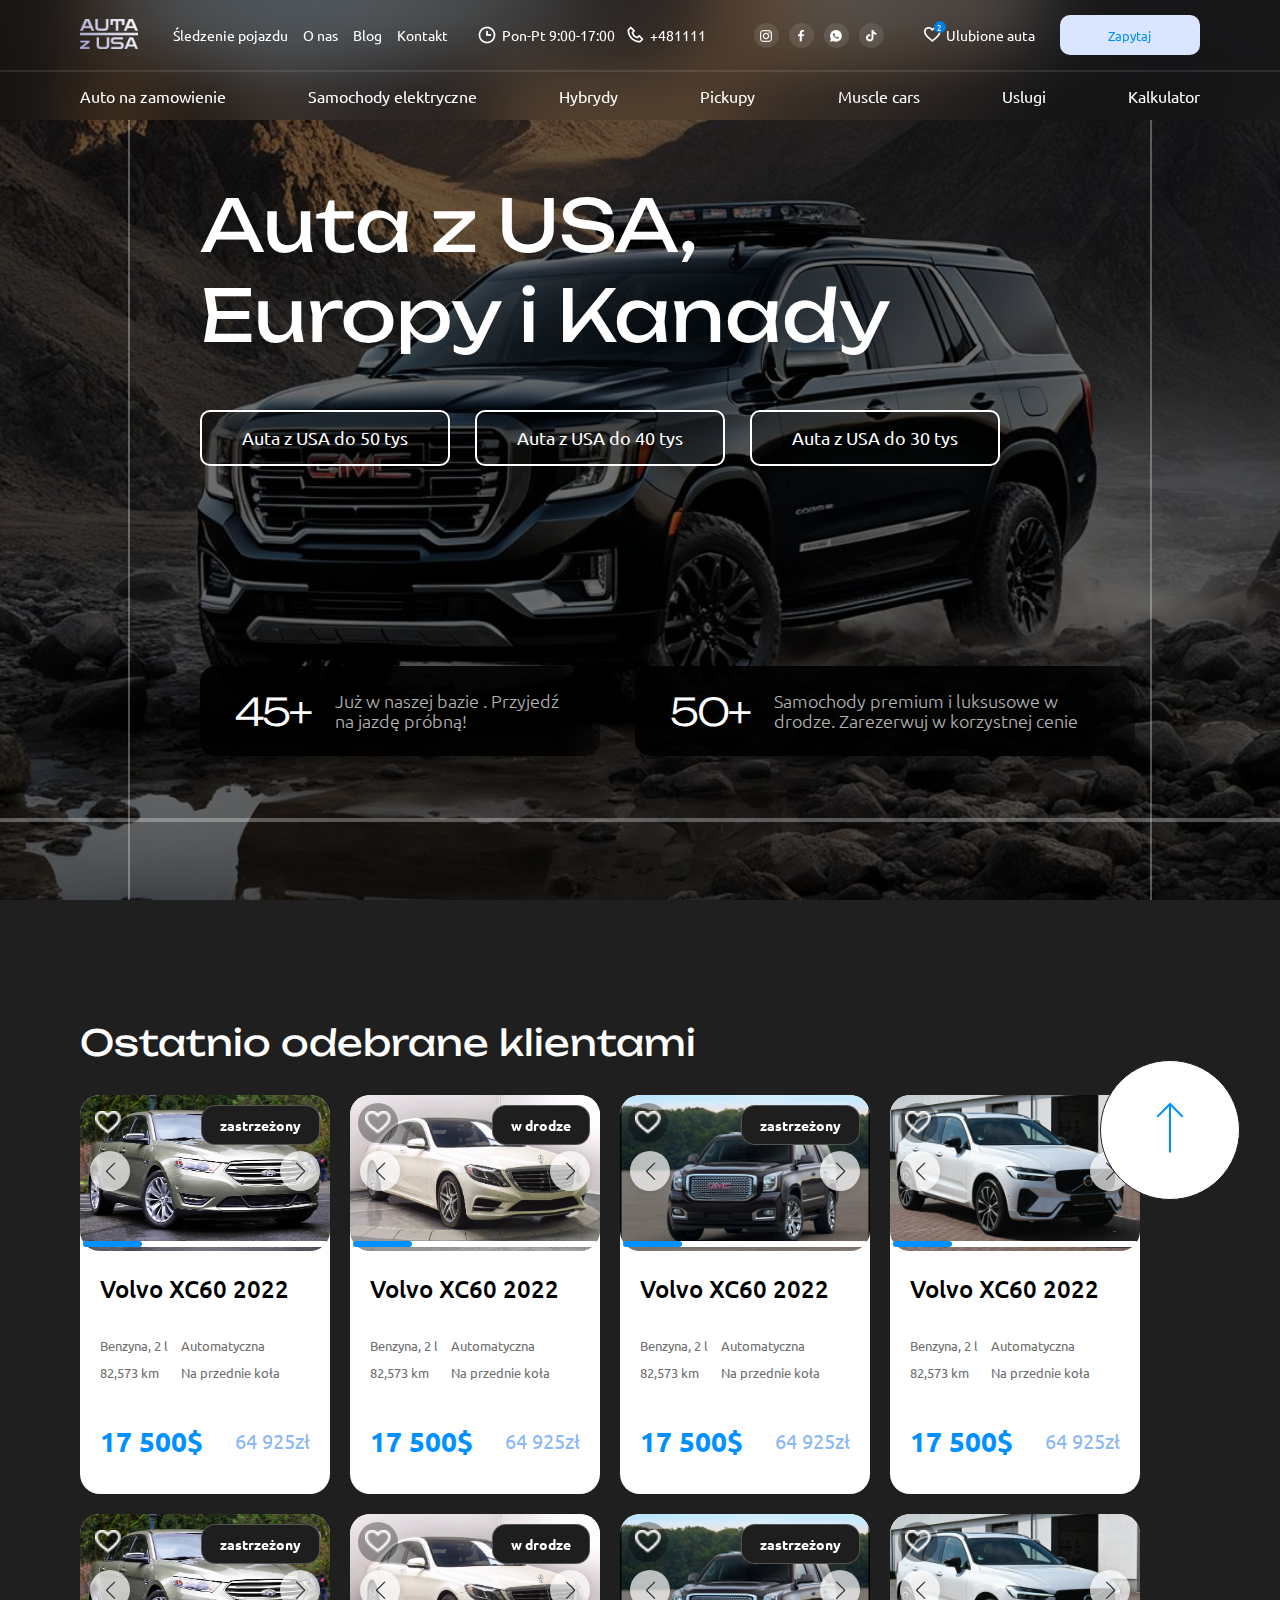
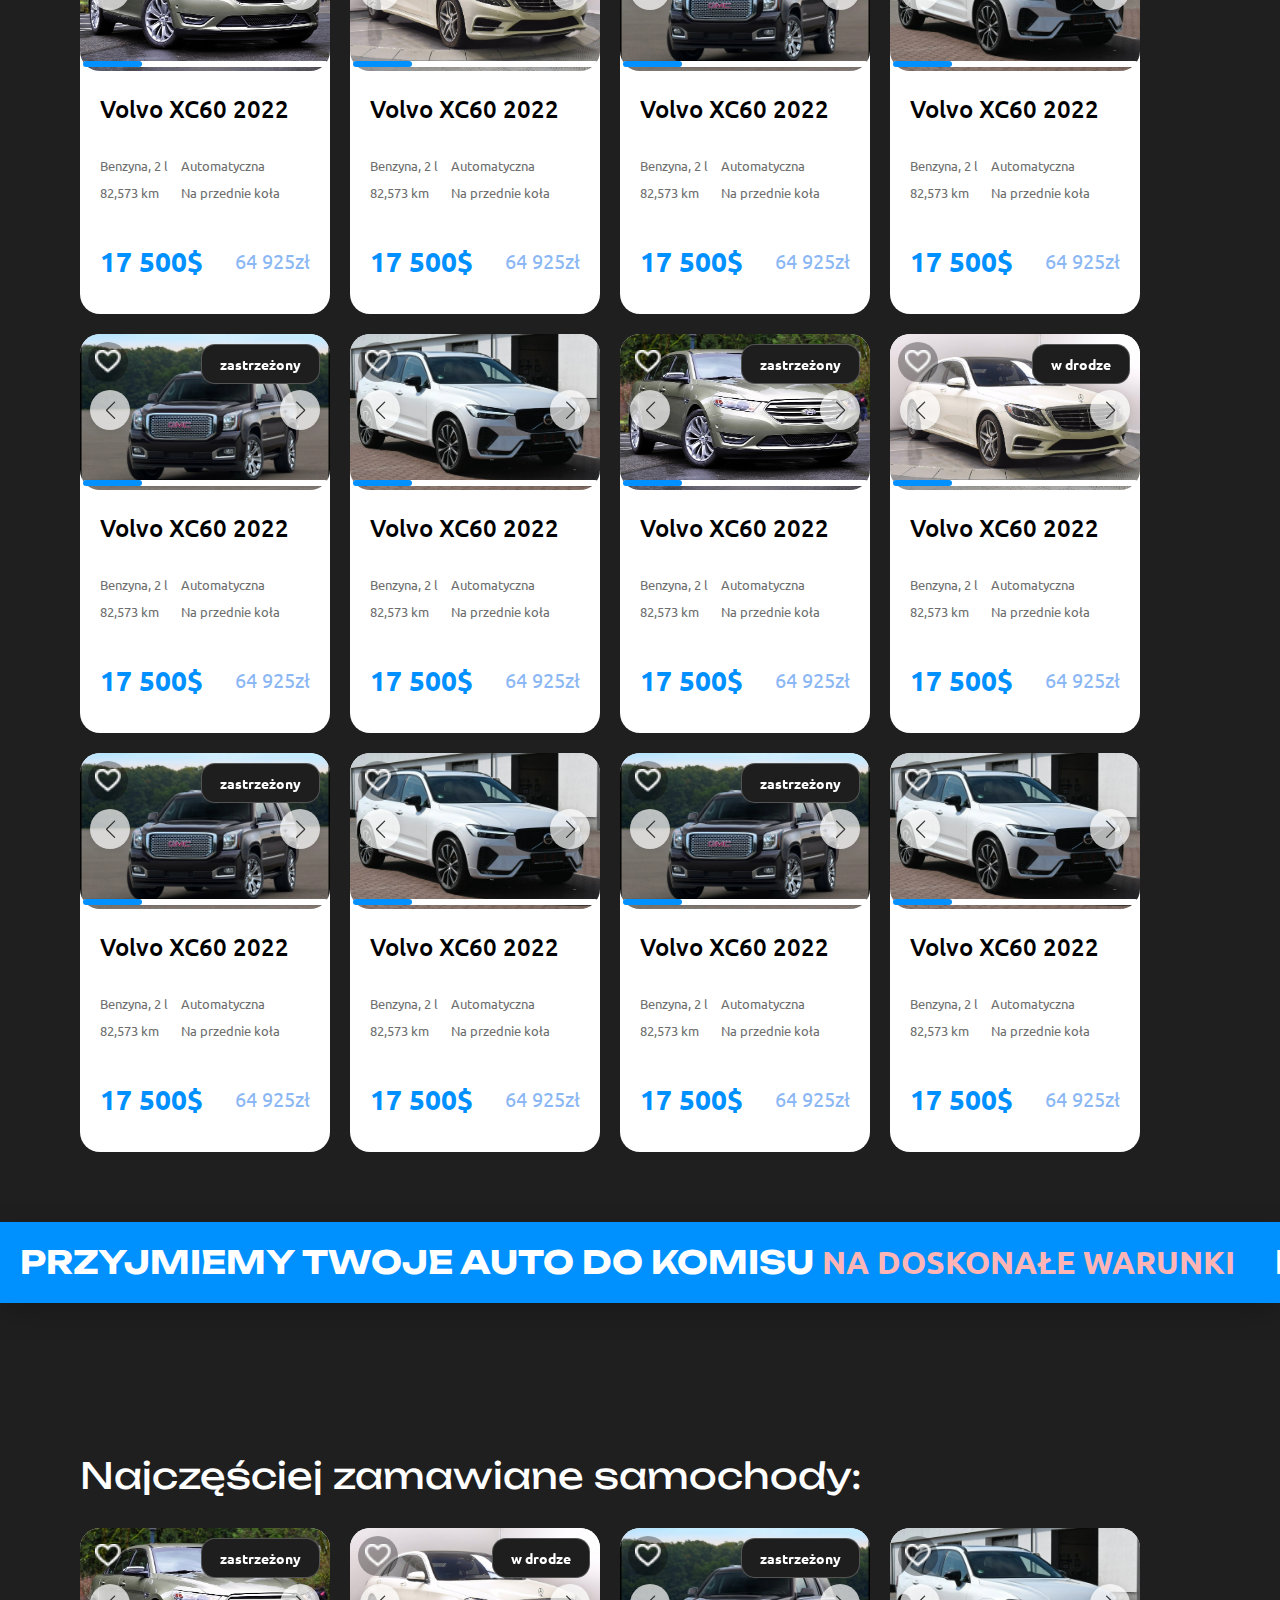
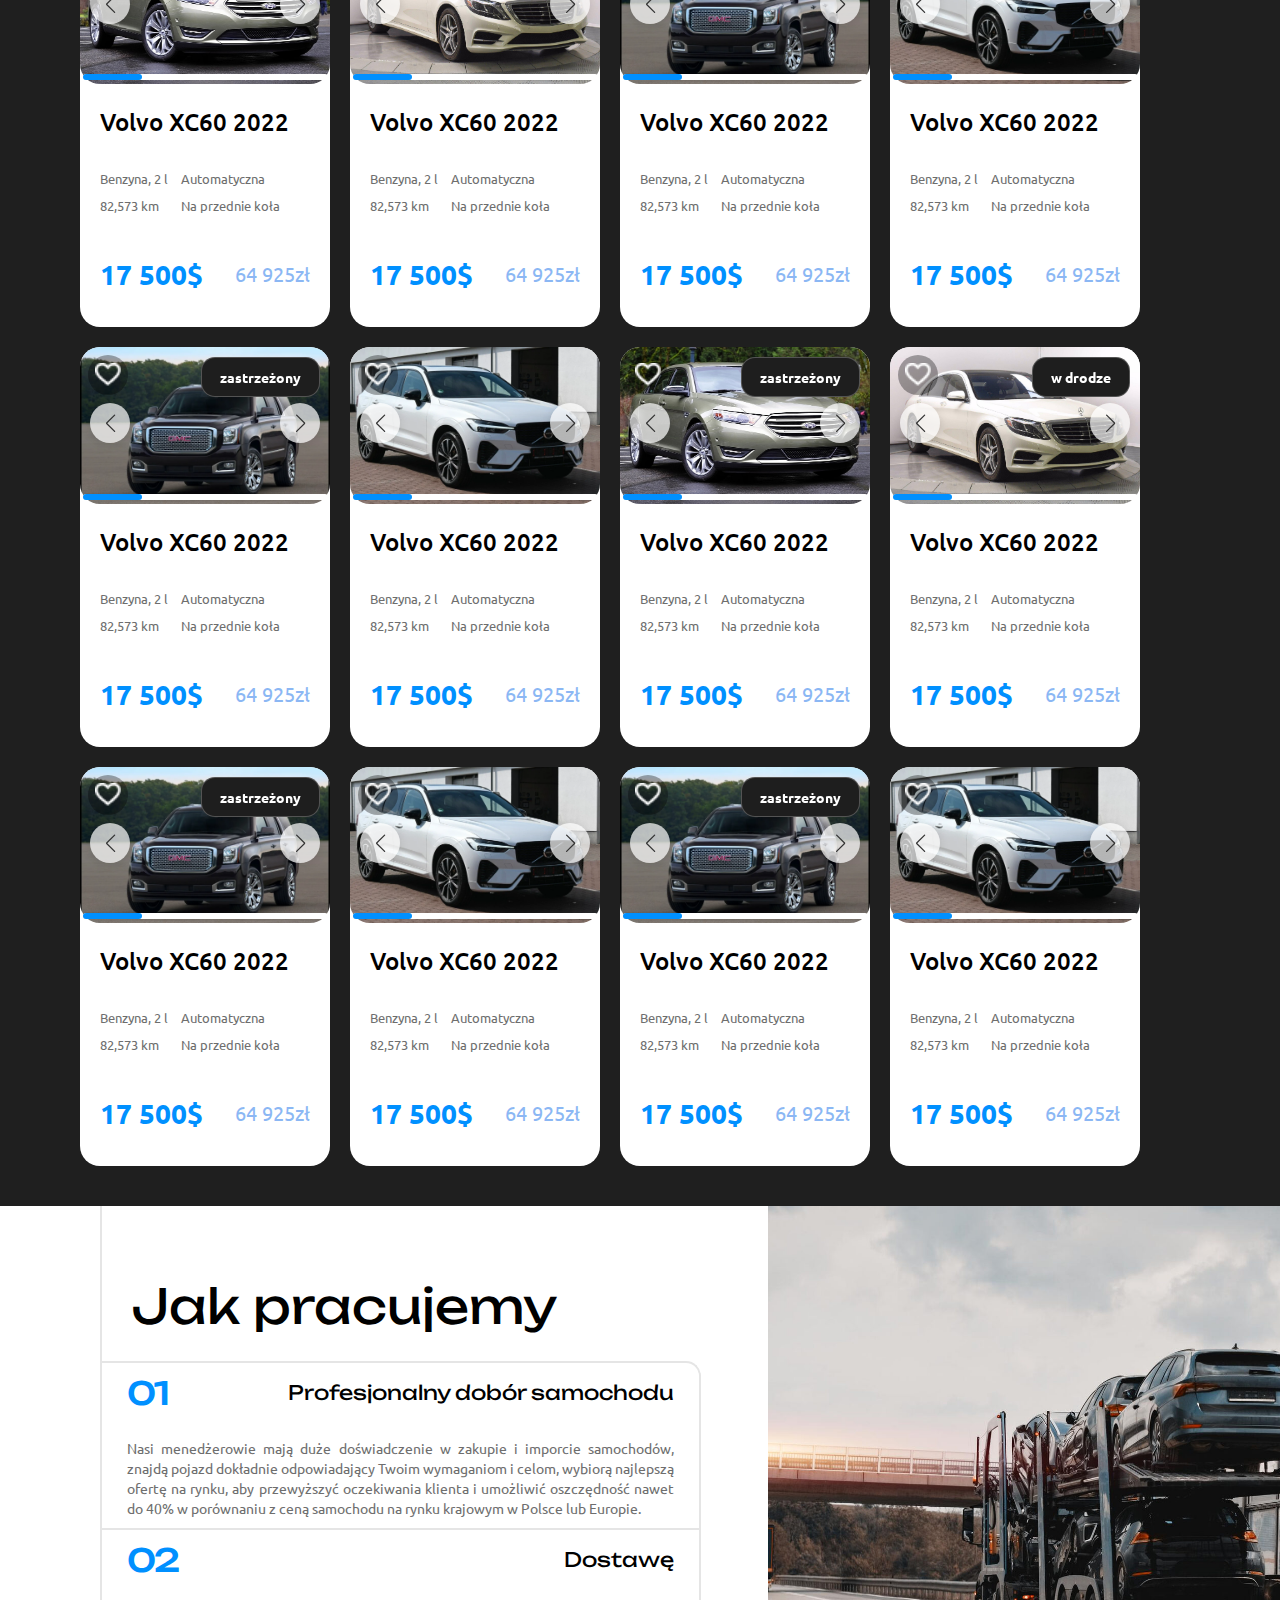
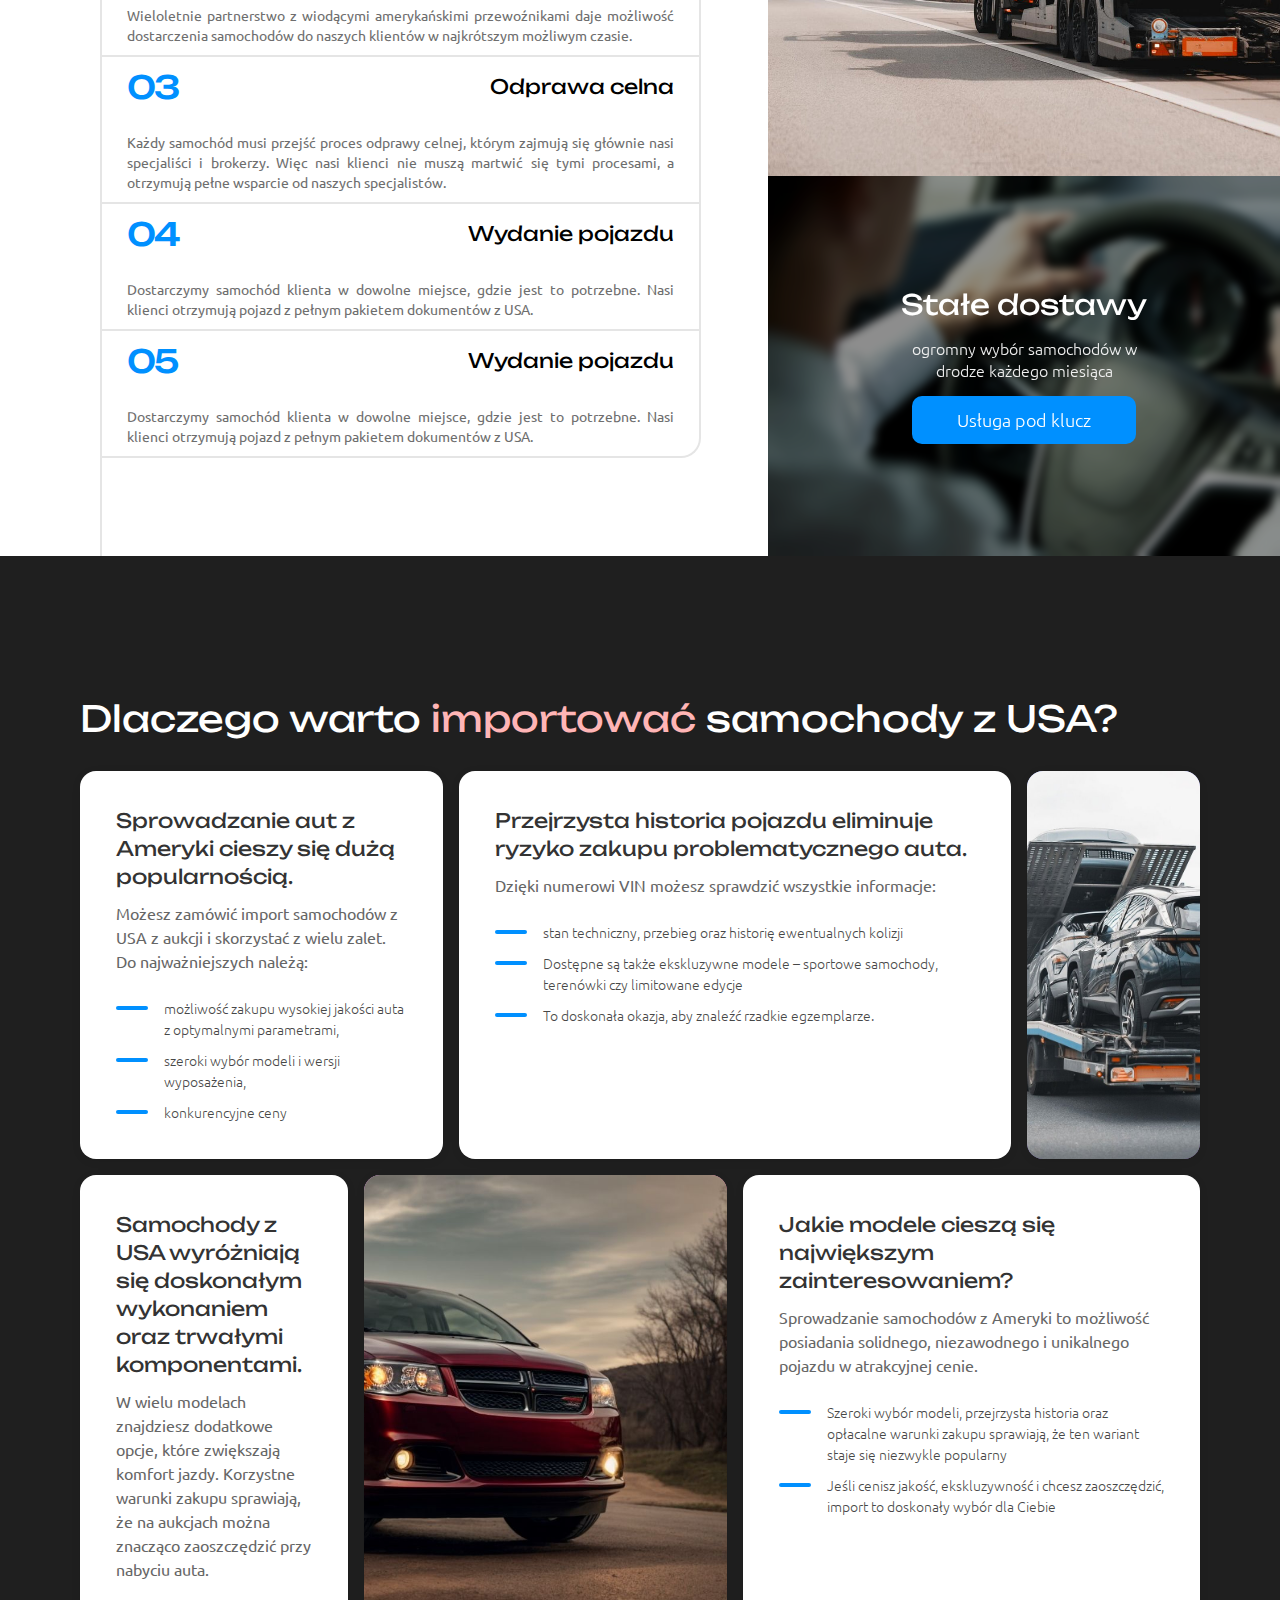
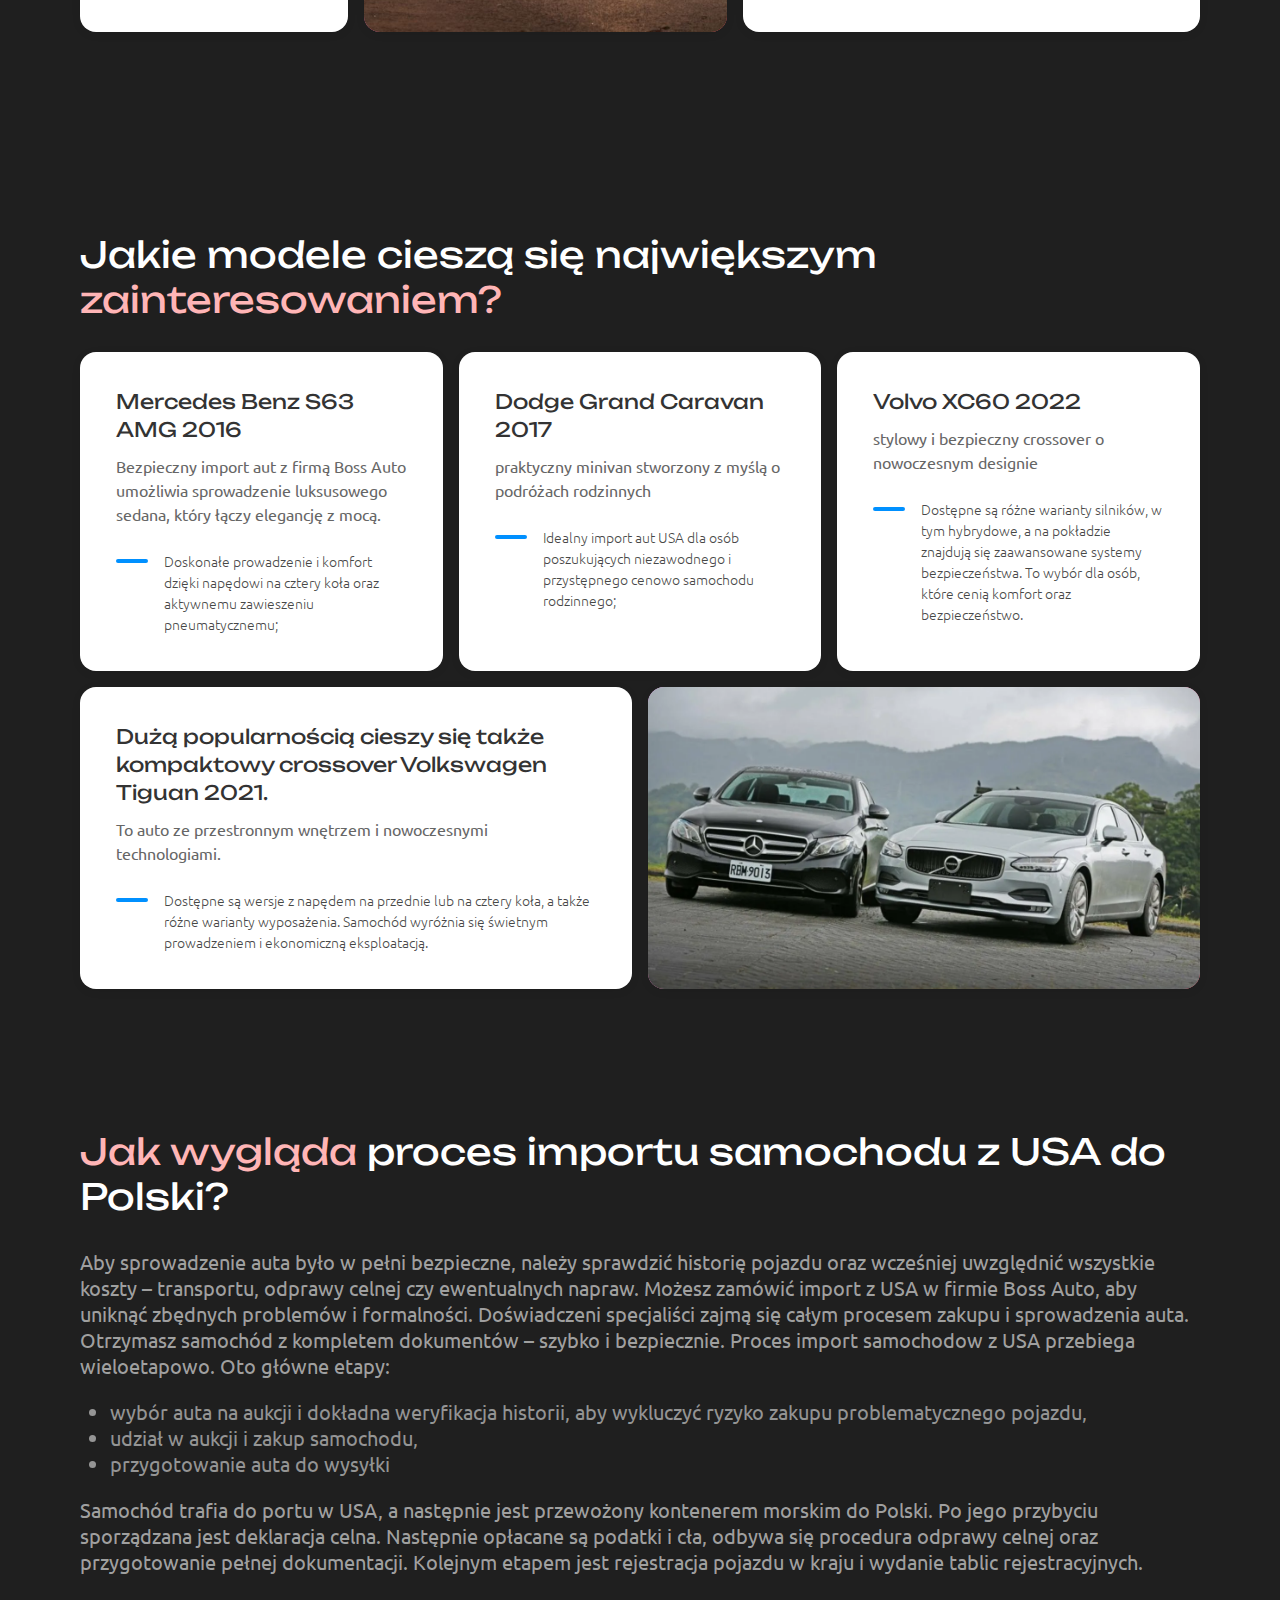
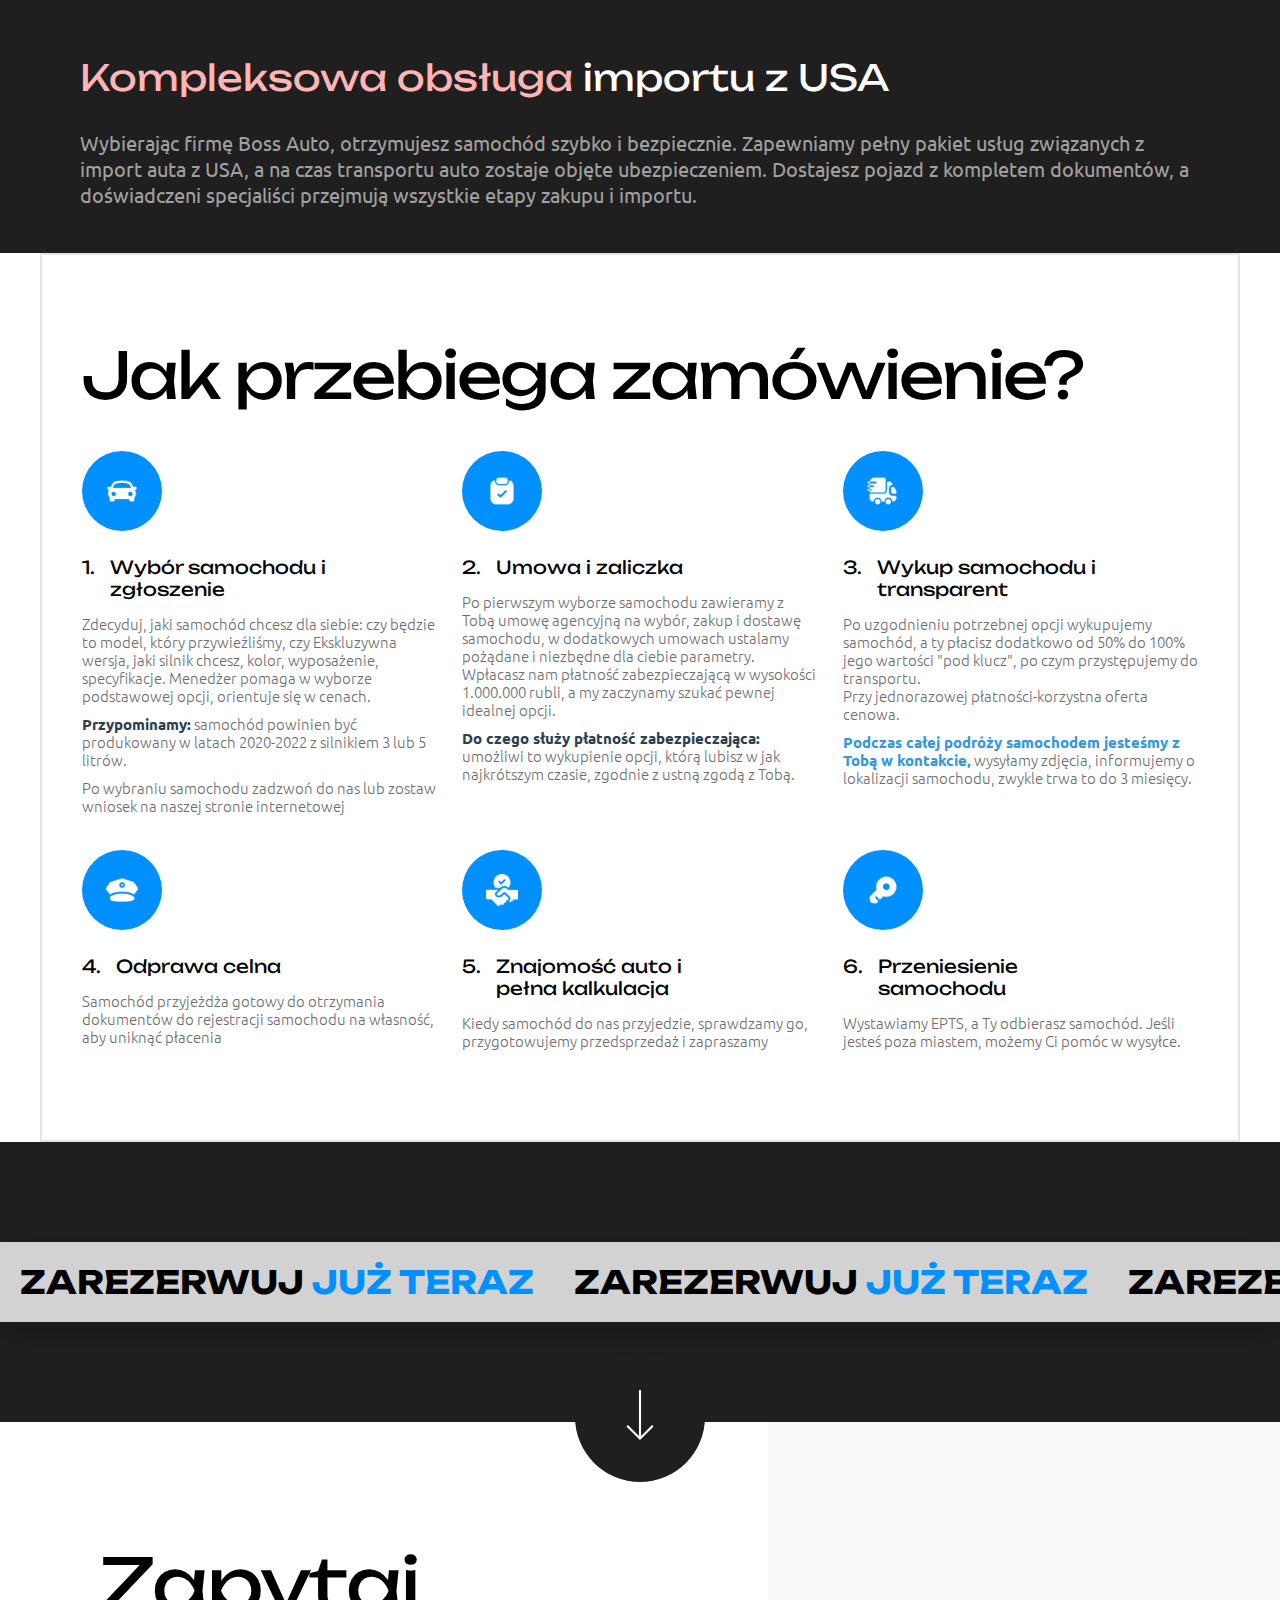
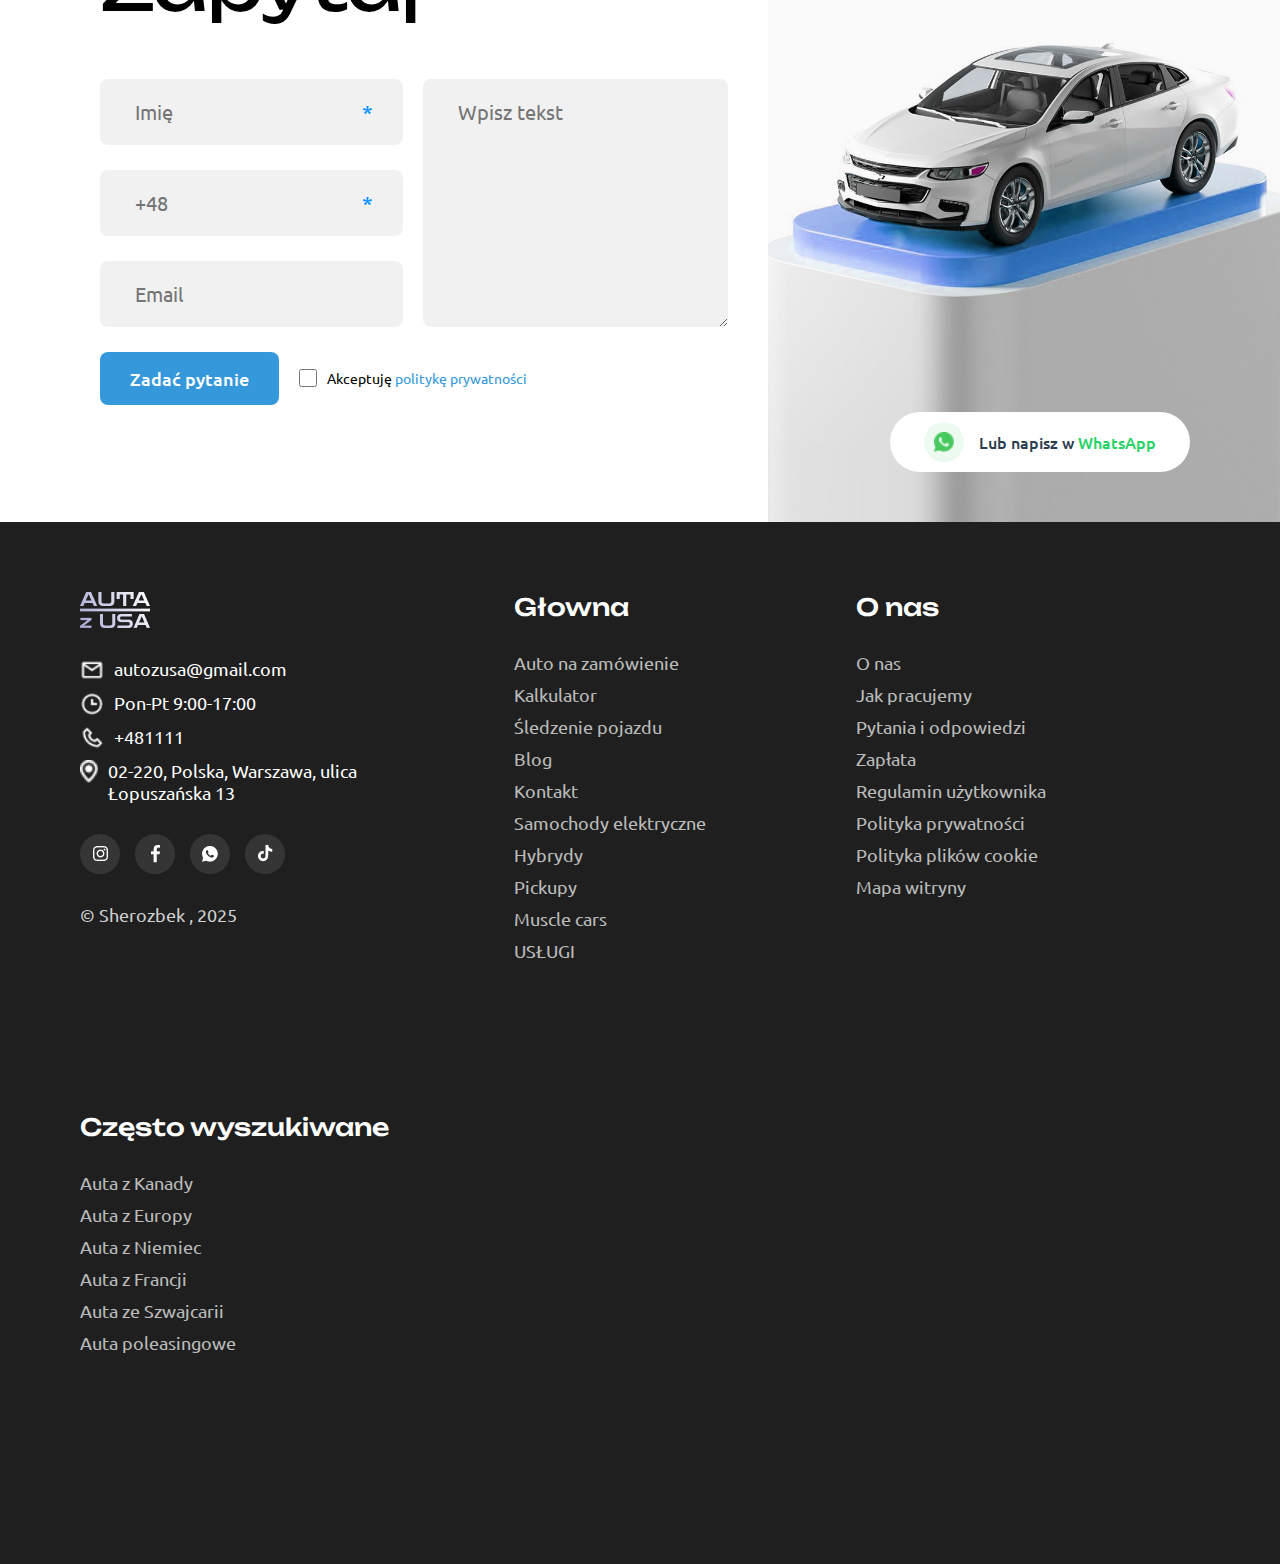
<file: index.html>
<!DOCTYPE html>
<html lang="en">

<head>
  <meta charset="UTF-8">
  <meta name="viewport" content="width=device-width, initial-scale=1.0">
  <title>Auto Z USA</title>
  <link rel="preconnect" href="https://fonts.googleapis.com">
  <link rel="preconnect" href="https://fonts.gstatic.com" crossorigin>
  <link rel="icon" href="/assets/icon/favicon.png">
  <link
    href="https://fonts.googleapis.com/css2?family=Ubuntu:ital,wght@0,300;0,400;0,500;0,700;1,300;1,400;1,500;1,700&family=Unbounded:wght@200..900&display=swap"
    rel="stylesheet">

  <!-- Link Swiper's CSS -->
  <link rel="stylesheet" href="https://cdn.jsdelivr.net/npm/swiper@11/swiper-bundle.min.css" />
  <link rel="stylesheet" href="/global/index.css">
  <link rel="stylesheet" href="./pages/main/style.css">
</head>

<body>

  <div class="container">
    <button id="scrollTopBtn" class="scroll-top-btn"><svg width="50" height="50" viewBox="0 0 50 50" fill="none"
        xmlns="http://www.w3.org/2000/svg">
        <path
          d="M38.5417 13.5417L25.0001 0L11.4584 13.5417L12.9313 15.0146L23.9584 3.9875L23.9584 50H26.0417L26.0417 3.9875L37.0688 15.0146L38.5417 13.5417Z"
          fill="#0090FF" />
      </svg>
    </button>
    <main>
      <div class="main_bg"></div>
      <header class="blur-white">
        <div class="header__top  desktop__padding">
          <div class="header__nav">
            <a href="/index.html"><img src="/assets/logo_navbat.png" alt="logo"></a>
            <a href="#">Śledzenie pojazdu</a>
            <a href="#">O nas</a>
            <a href="/pages/blog/blog.html">Blog</a>
            <a href="/pages/kontakt/kontakt.html">Kontakt</a>
          </div>
          <div class="header__info">
            <div class="header__info__elem">
              <img src="/assets/icon/clock.png" alt="">
              <p>Pon-Pt 9:00-17:00</p>
            </div>
            <div class="header__info__elem">
              <img src="/assets/icon/phone.png" alt="">
              <a href="tel:+481111">
                <p>+481111</p>
              </a>
              <a href="tel:+48510272737">
                <h3>+48 510 272 737</h3>
              </a>
            </div>
          </div>
          <div class="header__btn">
            <div class="header__socials">
              <div class="header__social"><a href="#"><img src="/assets/icon/instagram.png" alt="instagram"></a></div>
              <div class="header__social"><a href="#"><img src="/assets/icon/facebook.png" alt="facebook"></a></div>
              <div class="header__social"><a href="#"><img src="/assets/icon/whatsapp.png" alt="whatsapp"></a></div>
              <div class="header__social"><a href="#"><img src="/assets/icon/tiktok.png" alt="tiktok"></a></div>
            </div>
            <div class="header__btn__heart">
              <h4 class="notifications">2</h4>
              <img src="/assets/icon/heart_outline.png" alt="heart">
              <p>Ulubione auta</p>
            </div>
            <button>Zapytaj</button>
            <img src="/assets/icon/hamburger.png" class="hamburger" alt="hamburger">
          </div>
        </div>
        <div class="header__bottom desktop__padding">
          <a href="/pages/zamowienie/zamowienie.html">Auto na zamowienie</a>
          <a href="#">Samochody elektryczne</a>
          <a href="#">Hybrydy</a>
          <a href="#">Pickupy</a>
          <a href="#">Muscle cars</a>
          <a href="#">Uslugi</a>
          <a href="/pages/kalkulator/kalkulator.html">Kalkulator</a>
        </div>
      </header>
      <div class="sticky__header">
        <div class="sticky__header__nav">
          <a href="/index.html"><img src="/assets/logo_navbat.png" alt="logo"></a>
          <div class="sticky__header__close">
            <p>Zamknąć</p>
            <img src="/assets/icon/close_big.png" alt="close">
          </div>
        </div>
        <div class="sticky__header__links">
          <a href="/pages/zamowienie/zamowienie.html">Auto na zamowienie</a>
          <a href="#">Samochody elektryczne</a>
          <a href="#">Hybrydy</a>
          <a href="#">Pickupy</a>
          <a href="#">Muscle cars</a>
          <a href="#">Uslugi</a>
          <a href="/pages/kalkulator/kalkulator.html">Kalkulator</a>
          <a href="#">Śledzenie pojazdu</a>
          <a href="#">O nas</a>
          <a href="/pages/blog/blog.html">Blog</a>
          <a href="/pages/kontakt/kontakt.html">Kontakt</a>
        </div>
      </div>
      <div class="zapytaj__layout">
        <form class="zl__form" novalidate>
          <img src="/assets/icon/close_big.png" class="close__img" alt="">
          <h2 class="zl__title" class="input">Zapytaj</h2>
          <div class="input-wrapper">
            <div class="input-wrapper-inside">
              <input type="text" class="input" placeholder="Imię" required>
              <p class="star">*</p>
            </div>
            <h4>Koniecznie do wypełnienia</h4>
          </div>

          <div class="input-wrapper">
            <div class="input-wrapper-inside">
              <input type="number" class="input" placeholder="+48" required>
              <p class="star">*</p>
            </div>
            <h4>Koniecznie do wypełnienia</h4>
          </div>
          <div class="input-wrapper">
            <input type="email" class="input" placeholder="email">
          </div>
          <textarea placeholder="Wpisz tekst"></textarea>
          <div class="zl__check">
            <input type="checkbox">
            <p>Akceptuję <a href="#">politykę prywatności</a></p>
          </div>
          <p class="desc">Administratorem Twoich danych osobowych będzie Purplelabs Będziemy
            przetwarzać Twoje dane osobowe w celu nawiązania z Tobą kontaktu w związku ze
            złożonym zgłoszeniem. Masz prawo żądania dostępu do treści swoich danych osobowych,
            prawo do ich sprostowania, usunięcia lub ograniczenia przetwarzania, prawo do wyrażenia
            sprzeciwu wobec dalszego przetwarzania Twoich danych, a także prawo wniesienia skargi
            do Prezesa Urzędu Ochrony Danych Osobowych. Szczegółowe informacje o przetwarzaniu
            danych osobowych znajdują się w Polityce Prywatności.</p>
          <button>Zadać pytanie</button>
        </form>
      </div>
      <div class="main__title">
        <div class="main__left__line"></div>
        <div class="main__right__line"></div>
        <div class="main__bottom__line"></div>
        <h1>Auta z USA,<br> Europy i Kanady</h1>
        <div class="main__title__btns">
          <button class="btntyp1blue">Auta z USA do 50 tys</button>
          <button class="btntyp1blue">Auta z USA do 40 tys</button>
          <button class="btntyp1blue">Auta z USA do 30 tys</button>
        </div>

        <div class="main__title__statuses">
          <div class="main__title__status">
            <h3>45+</h3>
            <p>Już w naszej bazie . Przyjedź na jazdę próbną!</p>
          </div>
          <div class="main__title__status">
            <h3>50+</h3>
            <p>Samochody premium i luksusowe w drodze. Zarezerwuj w korzystnej cenie</p>
          </div>
        </div>
      </div>
    </main>
    <section class="section__cars">
      <div class="section__header desktop__padding">
        <h2>Ostatnio odebrane klientami</h2>
      </div>
      <div class="section__cars__boxes desktop__padding">
        <!-- CARD -->
        <div class="cars__box ">
          <div class="cars__heart__icon">
            <img src="./assets/icon/heart_outline.png" alt="">
          </div>
          <h5 class="cars__status">zastrzeżony</h5>
          <div class="swiper mySwiper">
            <div class="swiper-wrapper">
              <div class="swiper-slide"><img src="./assets/car2.png" alt="Interior"></div>
              <div class="swiper-slide"><img src="./assets/car4.png" alt="Engine"></div>
              <div class="swiper-slide"><img src="./assets/car3.png" alt="Engine"></div>
              <div class="swiper-slide"><img src="./assets/car1.png" alt="BMW X5"></div>
            </div>
            <div class="swiper-button-next"></div>
            <div class="swiper-button-prev"></div>
            <div class="swiper-scrollbar"></div>
          </div>

          <a href="/pages/karta_auto/karta_auto.html" class="car__title">Volvo XC60 2022</a>
          <div class="car__info">
            <div>
              <p>Benzyna, 2 l</p>
              <p>82,573 km</p>
            </div>
            <div>
              <p>Automatyczna</p>
              <p>Na przednie koła</p>
            </div>
          </div>

          <div class="car__price">
            <span class="usd">17 500$</span>
            <span class="zt">64 925zł</span>
          </div>
        </div>
        <!-- CARD -->
        <div class="cars__box ">
          <div class="cars__heart__icon">
            <img src="./assets/icon/heart_outline.png" alt="">
          </div>
          <h5 class="cars__status">w drodze</h5>
          <div class="swiper mySwiper">
            <div class="swiper-wrapper">
              <div class="swiper-slide"><img src="./assets/car3.png" alt="Engine"></div>
              <div class="swiper-slide"><img src="./assets/car4.png" alt="Engine"></div>
              <div class="swiper-slide"><img src="./assets/car2.png" alt="Interior"></div>
              <div class="swiper-slide"><img src="./assets/car1.png" alt="BMW X5"></div>
            </div>
            <div class="swiper-button-next"></div>
            <div class="swiper-button-prev"></div>
            <div class="swiper-scrollbar"></div>
          </div>

          <a href="/pages/karta_auto/karta_auto.html" class="car__title">Volvo XC60 2022</a>


          <div class="car__info">
            <div>
              <p>Benzyna, 2 l</p>
              <p>82,573 km</p>
            </div>
            <div>
              <p>Automatyczna</p>
              <p>Na przednie koła</p>
            </div>
          </div>

          <div class="car__price">
            <span class="usd">17 500$</span>
            <span class="zt">64 925zł</span>
          </div>
        </div>
        <!-- CARD -->
        <div class="cars__box ">
          <div class="cars__heart__icon">
            <img src="./assets/icon/heart_outline.png" alt="">
          </div>
          <h5 class="cars__status">zastrzeżony</h5>
          <div class="swiper mySwiper">
            <div class="swiper-wrapper">
              <div class="swiper-slide"><img src="./assets/car1.png" alt="BMW X5"></div>
              <div class="swiper-slide"><img src="./assets/car4.png" alt="Engine"></div>
              <div class="swiper-slide"><img src="./assets/car2.png" alt="Interior"></div>
              <div class="swiper-slide"><img src="./assets/car3.png" alt="Engine"></div>
            </div>
            <div class="swiper-button-next"></div>
            <div class="swiper-button-prev"></div>
            <div class="swiper-scrollbar"></div>
          </div>

          <a href="/pages/karta_auto/karta_auto.html" class="car__title">Volvo XC60 2022</a>


          <div class="car__info">
            <div>
              <p>Benzyna, 2 l</p>
              <p>82,573 km</p>
            </div>
            <div>
              <p>Automatyczna</p>
              <p>Na przednie koła</p>
            </div>
          </div>

          <div class="car__price">
            <span class="usd">17 500$</span>
            <span class="zt">64 925zł</span>
          </div>
        </div>
        <!-- CARD -->
        <div class="cars__box ">
          <div class="cars__heart__icon">
            <img src="./assets/icon/heart_outline.png" alt="">
          </div>
          <div class="swiper mySwiper">
            <div class="swiper-wrapper">
              <div class="swiper-slide"><img src="./assets/car4.png" alt="Engine"></div>
              <div class="swiper-slide"><img src="./assets/car2.png" alt="Interior"></div>
              <div class="swiper-slide"><img src="./assets/car3.png" alt="Engine"></div>
              <div class="swiper-slide"><img src="./assets/car1.png" alt="BMW X5"></div>
            </div>
            <div class="swiper-button-next"></div>
            <div class="swiper-button-prev"></div>
            <div class="swiper-scrollbar"></div>
          </div>

          <a href="/pages/karta_auto/karta_auto.html" class="car__title">Volvo XC60 2022</a>


          <div class="car__info">
            <div>
              <p>Benzyna, 2 l</p>
              <p>82,573 km</p>
            </div>
            <div>
              <p>Automatyczna</p>
              <p>Na przednie koła</p>
            </div>
          </div>

          <div class="car__price">
            <span class="usd">17 500$</span>
            <span class="zt">64 925zł</span>
          </div>
        </div>

        <!-- CARD -->
        <div class="cars__box ">
          <div class="cars__heart__icon">
            <img src="./assets/icon/heart_outline.png" alt="">
          </div>
          <h5 class="cars__status">zastrzeżony</h5>
          <div class="swiper mySwiper">
            <div class="swiper-wrapper">
              <div class="swiper-slide"><img src="./assets/car2.png" alt="Interior"></div>
              <div class="swiper-slide"><img src="./assets/car4.png" alt="Engine"></div>
              <div class="swiper-slide"><img src="./assets/car3.png" alt="Engine"></div>
              <div class="swiper-slide"><img src="./assets/car1.png" alt="BMW X5"></div>
            </div>
            <div class="swiper-button-next"></div>
            <div class="swiper-button-prev"></div>
            <div class="swiper-scrollbar"></div>
          </div>

          <a href="/pages/karta_auto/karta_auto.html" class="car__title">Volvo XC60 2022</a>


          <div class="car__info">
            <div>
              <p>Benzyna, 2 l</p>
              <p>82,573 km</p>
            </div>
            <div>
              <p>Automatyczna</p>
              <p>Na przednie koła</p>
            </div>
          </div>

          <div class="car__price">
            <span class="usd">17 500$</span>
            <span class="zt">64 925zł</span>
          </div>
        </div>
        <!-- CARD -->
        <div class="cars__box ">
          <div class="cars__heart__icon">
            <img src="./assets/icon/heart_outline.png" alt="">
          </div>
          <h5 class="cars__status">w drodze</h5>
          <div class="swiper mySwiper">
            <div class="swiper-wrapper">
              <div class="swiper-slide"><img src="./assets/car3.png" alt="Engine"></div>
              <div class="swiper-slide"><img src="./assets/car4.png" alt="Engine"></div>
              <div class="swiper-slide"><img src="./assets/car2.png" alt="Interior"></div>
              <div class="swiper-slide"><img src="./assets/car1.png" alt="BMW X5"></div>
            </div>
            <div class="swiper-button-next"></div>
            <div class="swiper-button-prev"></div>
            <div class="swiper-scrollbar"></div>
          </div>

          <a href="/pages/karta_auto/karta_auto.html" class="car__title">Volvo XC60 2022</a>


          <div class="car__info">
            <div>
              <p>Benzyna, 2 l</p>
              <p>82,573 km</p>
            </div>
            <div>
              <p>Automatyczna</p>
              <p>Na przednie koła</p>
            </div>
          </div>

          <div class="car__price">
            <span class="usd">17 500$</span>
            <span class="zt">64 925zł</span>
          </div>
        </div>
        <!-- CARD -->
        <div class="cars__box ">
          <div class="cars__heart__icon">
            <img src="./assets/icon/heart_outline.png" alt="">
          </div>
          <h5 class="cars__status">zastrzeżony</h5>
          <div class="swiper mySwiper">
            <div class="swiper-wrapper">
              <div class="swiper-slide"><img src="./assets/car1.png" alt="BMW X5"></div>
              <div class="swiper-slide"><img src="./assets/car4.png" alt="Engine"></div>
              <div class="swiper-slide"><img src="./assets/car2.png" alt="Interior"></div>
              <div class="swiper-slide"><img src="./assets/car3.png" alt="Engine"></div>
            </div>
            <div class="swiper-button-next"></div>
            <div class="swiper-button-prev"></div>
            <div class="swiper-scrollbar"></div>
          </div>

          <a href="/pages/karta_auto/karta_auto.html" class="car__title">Volvo XC60 2022</a>


          <div class="car__info">
            <div>
              <p>Benzyna, 2 l</p>
              <p>82,573 km</p>
            </div>
            <div>
              <p>Automatyczna</p>
              <p>Na przednie koła</p>
            </div>
          </div>

          <div class="car__price">
            <span class="usd">17 500$</span>
            <span class="zt">64 925zł</span>
          </div>
        </div>
        <!-- CARD -->
        <div class="cars__box ">
          <div class="cars__heart__icon">
            <img src="./assets/icon/heart_outline.png" alt="">
          </div>
          <div class="swiper mySwiper">
            <div class="swiper-wrapper">
              <div class="swiper-slide"><img src="./assets/car4.png" alt="Engine"></div>
              <div class="swiper-slide"><img src="./assets/car2.png" alt="Interior"></div>
              <div class="swiper-slide"><img src="./assets/car3.png" alt="Engine"></div>
              <div class="swiper-slide"><img src="./assets/car1.png" alt="BMW X5"></div>
            </div>
            <div class="swiper-button-next"></div>
            <div class="swiper-button-prev"></div>
            <div class="swiper-scrollbar"></div>
          </div>

          <a href="/pages/karta_auto/karta_auto.html" class="car__title">Volvo XC60 2022</a>


          <div class="car__info">
            <div>
              <p>Benzyna, 2 l</p>
              <p>82,573 km</p>
            </div>
            <div>
              <p>Automatyczna</p>
              <p>Na przednie koła</p>
            </div>
          </div>

          <div class="car__price">
            <span class="usd">17 500$</span>
            <span class="zt">64 925zł</span>
          </div>
        </div>
        <!-- CARD -->
        <div class="cars__box ">
          <div class="cars__heart__icon">
            <img src="./assets/icon/heart_outline.png" alt="">
          </div>
          <h5 class="cars__status">zastrzeżony</h5>
          <div class="swiper mySwiper">
            <div class="swiper-wrapper">
              <div class="swiper-slide"><img src="./assets/car1.png" alt="BMW X5"></div>
              <div class="swiper-slide"><img src="./assets/car4.png" alt="Engine"></div>
              <div class="swiper-slide"><img src="./assets/car2.png" alt="Interior"></div>
              <div class="swiper-slide"><img src="./assets/car3.png" alt="Engine"></div>
            </div>
            <div class="swiper-button-next"></div>
            <div class="swiper-button-prev"></div>
            <div class="swiper-scrollbar"></div>
          </div>

          <a href="/pages/karta_auto/karta_auto.html" class="car__title">Volvo XC60 2022</a>


          <div class="car__info">
            <div>
              <p>Benzyna, 2 l</p>
              <p>82,573 km</p>
            </div>
            <div>
              <p>Automatyczna</p>
              <p>Na przednie koła</p>
            </div>
          </div>

          <div class="car__price">
            <span class="usd">17 500$</span>
            <span class="zt">64 925zł</span>
          </div>
        </div>
        <!-- CARD -->
        <div class="cars__box ">
          <div class="cars__heart__icon">
            <img src="./assets/icon/heart_outline.png" alt="">
          </div>
          <div class="swiper mySwiper">
            <div class="swiper-wrapper">
              <div class="swiper-slide"><img src="./assets/car4.png" alt="Engine"></div>
              <div class="swiper-slide"><img src="./assets/car2.png" alt="Interior"></div>
              <div class="swiper-slide"><img src="./assets/car3.png" alt="Engine"></div>
              <div class="swiper-slide"><img src="./assets/car1.png" alt="BMW X5"></div>
            </div>
            <div class="swiper-button-next"></div>
            <div class="swiper-button-prev"></div>
            <div class="swiper-scrollbar"></div>
          </div>

          <a href="/pages/karta_auto/karta_auto.html" class="car__title">Volvo XC60 2022</a>


          <div class="car__info">
            <div>
              <p>Benzyna, 2 l</p>
              <p>82,573 km</p>
            </div>
            <div>
              <p>Automatyczna</p>
              <p>Na przednie koła</p>
            </div>
          </div>

          <div class="car__price">
            <span class="usd">17 500$</span>
            <span class="zt">64 925zł</span>
          </div>
        </div>
        <!-- CARD -->
        <div class="cars__box ">
          <div class="cars__heart__icon">
            <img src="./assets/icon/heart_outline.png" alt="">
          </div>
          <h5 class="cars__status">zastrzeżony</h5>
          <div class="swiper mySwiper">
            <div class="swiper-wrapper">
              <div class="swiper-slide"><img src="./assets/car2.png" alt="Interior"></div>
              <div class="swiper-slide"><img src="./assets/car4.png" alt="Engine"></div>
              <div class="swiper-slide"><img src="./assets/car3.png" alt="Engine"></div>
              <div class="swiper-slide"><img src="./assets/car1.png" alt="BMW X5"></div>
            </div>
            <div class="swiper-button-next"></div>
            <div class="swiper-button-prev"></div>
            <div class="swiper-scrollbar"></div>
          </div>

          <a href="/pages/karta_auto/karta_auto.html" class="car__title">Volvo XC60 2022</a>


          <div class="car__info">
            <div>
              <p>Benzyna, 2 l</p>
              <p>82,573 km</p>
            </div>
            <div>
              <p>Automatyczna</p>
              <p>Na przednie koła</p>
            </div>
          </div>

          <div class="car__price">
            <span class="usd">17 500$</span>
            <span class="zt">64 925zł</span>
          </div>
        </div>
        <!-- CARD -->
        <div class="cars__box ">
          <div class="cars__heart__icon">
            <img src="./assets/icon/heart_outline.png" alt="">
          </div>
          <h5 class="cars__status">w drodze</h5>
          <div class="swiper mySwiper">
            <div class="swiper-wrapper">
              <div class="swiper-slide"><img src="./assets/car3.png" alt="Engine"></div>
              <div class="swiper-slide"><img src="./assets/car4.png" alt="Engine"></div>
              <div class="swiper-slide"><img src="./assets/car2.png" alt="Interior"></div>
              <div class="swiper-slide"><img src="./assets/car1.png" alt="BMW X5"></div>
            </div>
            <div class="swiper-button-next"></div>
            <div class="swiper-button-prev"></div>
            <div class="swiper-scrollbar"></div>
          </div>

          <a href="/pages/karta_auto/karta_auto.html" class="car__title">Volvo XC60 2022</a>


          <div class="car__info">
            <div>
              <p>Benzyna, 2 l</p>
              <p>82,573 km</p>
            </div>
            <div>
              <p>Automatyczna</p>
              <p>Na przednie koła</p>
            </div>
          </div>

          <div class="car__price">
            <span class="usd">17 500$</span>
            <span class="zt">64 925zł</span>
          </div>
        </div>
        <!-- CARD -->
        <div class="cars__box ">
          <div class="cars__heart__icon">
            <img src="./assets/icon/heart_outline.png" alt="">
          </div>
          <h5 class="cars__status">zastrzeżony</h5>
          <div class="swiper mySwiper">
            <div class="swiper-wrapper">
              <div class="swiper-slide"><img src="./assets/car1.png" alt="BMW X5"></div>
              <div class="swiper-slide"><img src="./assets/car4.png" alt="Engine"></div>
              <div class="swiper-slide"><img src="./assets/car2.png" alt="Interior"></div>
              <div class="swiper-slide"><img src="./assets/car3.png" alt="Engine"></div>
            </div>
            <div class="swiper-button-next"></div>
            <div class="swiper-button-prev"></div>
            <div class="swiper-scrollbar"></div>
          </div>

          <a href="/pages/karta_auto/karta_auto.html" class="car__title">Volvo XC60 2022</a>


          <div class="car__info">
            <div>
              <p>Benzyna, 2 l</p>
              <p>82,573 km</p>
            </div>
            <div>
              <p>Automatyczna</p>
              <p>Na przednie koła</p>
            </div>
          </div>

          <div class="car__price">
            <span class="usd">17 500$</span>
            <span class="zt">64 925zł</span>
          </div>
        </div>
        <!-- CARD -->
        <div class="cars__box ">
          <div class="cars__heart__icon">
            <img src="./assets/icon/heart_outline.png" alt="">
          </div>
          <div class="swiper mySwiper">
            <div class="swiper-wrapper">
              <div class="swiper-slide"><img src="./assets/car4.png" alt="Engine"></div>
              <div class="swiper-slide"><img src="./assets/car2.png" alt="Interior"></div>
              <div class="swiper-slide"><img src="./assets/car3.png" alt="Engine"></div>
              <div class="swiper-slide"><img src="./assets/car1.png" alt="BMW X5"></div>
            </div>
            <div class="swiper-button-next"></div>
            <div class="swiper-button-prev"></div>
            <div class="swiper-scrollbar"></div>
          </div>

          <a href="/pages/karta_auto/karta_auto.html" class="car__title">Volvo XC60 2022</a>


          <div class="car__info">
            <div>
              <p>Benzyna, 2 l</p>
              <p>82,573 km</p>
            </div>
            <div>
              <p>Automatyczna</p>
              <p>Na przednie koła</p>
            </div>
          </div>

          <div class="car__price">
            <span class="usd">17 500$</span>
            <span class="zt">64 925zł</span>
          </div>
        </div>
        <!-- CARD -->
        <div class="cars__box ">
          <div class="cars__heart__icon">
            <img src="./assets/icon/heart_outline.png" alt="">
          </div>
          <h5 class="cars__status">zastrzeżony</h5>
          <div class="swiper mySwiper">
            <div class="swiper-wrapper">
              <div class="swiper-slide"><img src="./assets/car1.png" alt="BMW X5"></div>
              <div class="swiper-slide"><img src="./assets/car4.png" alt="Engine"></div>
              <div class="swiper-slide"><img src="./assets/car2.png" alt="Interior"></div>
              <div class="swiper-slide"><img src="./assets/car3.png" alt="Engine"></div>
            </div>
            <div class="swiper-button-next"></div>
            <div class="swiper-button-prev"></div>
            <div class="swiper-scrollbar"></div>
          </div>

          <a href="/pages/karta_auto/karta_auto.html" class="car__title">Volvo XC60 2022</a>


          <div class="car__info">
            <div>
              <p>Benzyna, 2 l</p>
              <p>82,573 km</p>
            </div>
            <div>
              <p>Automatyczna</p>
              <p>Na przednie koła</p>
            </div>
          </div>

          <div class="car__price">
            <span class="usd">17 500$</span>
            <span class="zt">64 925zł</span>
          </div>
        </div>
        <!-- CARD -->
        <div class="cars__box ">
          <div class="cars__heart__icon">
            <img src="./assets/icon/heart_outline.png" alt="">
          </div>
          <div class="swiper mySwiper">
            <div class="swiper-wrapper">
              <div class="swiper-slide"><img src="./assets/car4.png" alt="Engine"></div>
              <div class="swiper-slide"><img src="./assets/car2.png" alt="Interior"></div>
              <div class="swiper-slide"><img src="./assets/car3.png" alt="Engine"></div>
              <div class="swiper-slide"><img src="./assets/car1.png" alt="BMW X5"></div>
            </div>
            <div class="swiper-button-next"></div>
            <div class="swiper-button-prev"></div>
            <div class="swiper-scrollbar"></div>
          </div>

          <a href="/pages/karta_auto/karta_auto.html" class="car__title">Volvo XC60 2022</a>


          <div class="car__info">
            <div>
              <p>Benzyna, 2 l</p>
              <p>82,573 km</p>
            </div>
            <div>
              <p>Automatyczna</p>
              <p>Na przednie koła</p>
            </div>
          </div>

          <div class="car__price">
            <span class="usd">17 500$</span>
            <span class="zt">64 925zł</span>
          </div>
        </div>






      </div>
    </section>
    <div class="marquee-container-first">
      <div class="marquee">
        <span class="marquee-text">Przyjmiemy Twoje auto do komisu <span>na doskonałe warunki</span> </span>
        <span class="marquee-text">Przyjmiemy Twoje auto do komisu <span>na doskonałe warunki</span> </span>
        <span class="marquee-text">Przyjmiemy Twoje auto do komisu <span>na doskonałe warunki</span> </span>
        <span class="marquee-text">Przyjmiemy Twoje auto do komisu <span>na doskonałe warunki</span> </span>
        <span class="marquee-text">Przyjmiemy Twoje auto do komisu <span>na doskonałe warunki</span> </span>
        <span class="marquee-text">Przyjmiemy Twoje auto do komisu <span>na doskonałe warunki</span> </span>
        <span class="marquee-text">Przyjmiemy Twoje auto do komisu <span>na doskonałe warunki</span> </span>
        <span class="marquee-text">Przyjmiemy Twoje auto do komisu <span>na doskonałe warunki</span> </span>
        <span class="marquee-text">Przyjmiemy Twoje auto do komisu <span>na doskonałe warunki</span> </span>
        <span class="marquee-text">Przyjmiemy Twoje auto do komisu <span>na doskonałe warunki</span> </span>
        <span class="marquee-text">Przyjmiemy Twoje auto do komisu <span>na doskonałe warunki</span> </span>
        <span class="marquee-text">Przyjmiemy Twoje auto do komisu <span>na doskonałe warunki</span> </span>
        <span class="marquee-text">Przyjmiemy Twoje auto do komisu <span>na doskonałe warunki</span> </span>
        <span class="marquee-text">Przyjmiemy Twoje auto do komisu <span>na doskonałe warunki</span> </span>
        <span class="marquee-text">Przyjmiemy Twoje auto do komisu <span>na doskonałe warunki</span> </span>
        <span class="marquee-text">Przyjmiemy Twoje auto do komisu <span>na doskonałe warunki</span> </span>
      </div>
    </div>
    <section class="section__cars">
      <div class="section__header desktop__padding">
        <h2>Najczęściej zamawiane samochody:</h2>
      </div>
      <div class="section__cars__boxes desktop__padding">
        <!-- CARD -->
        <div class="cars__box ">
          <div class="cars__heart__icon">
            <img src="./assets/icon/heart_outline.png" alt="">
          </div>
          <h5 class="cars__status">zastrzeżony</h5>
          <div style="--swiper-navigation-color: #fff; --swiper-pagination-color: #fff" class="swiper mySwiper">
            <div class="swiper-wrapper">
              <div class="swiper-slide"><img src="./assets/car2.png" alt="Interior"></div>
              <div class="swiper-slide"><img src="./assets/car4.png" alt="Engine"></div>
              <div class="swiper-slide"><img src="./assets/car3.png" alt="Engine"></div>
              <div class="swiper-slide"><img src="./assets/car1.png" alt="BMW X5"></div>
            </div>
            <div class="swiper-button-next"></div>
            <div class="swiper-button-prev"></div>
            <div class="swiper-scrollbar"></div>
          </div>

          <a href="/pages/karta_auto/karta_auto.html" class="car__title">Volvo XC60 2022</a>

          <div class="car__info">
            <div>
              <p>Benzyna, 2 l</p>
              <p>82,573 km</p>
            </div>
            <div>
              <p>Automatyczna</p>
              <p>Na przednie koła</p>
            </div>
          </div>

          <div class="car__price">
            <span class="usd">17 500$</span>
            <span class="zt">64 925zł</span>
          </div>
        </div>
        <!-- CARD -->
        <div class="cars__box ">
          <div class="cars__heart__icon">
            <img src="./assets/icon/heart_outline.png" alt="">
          </div>
          <h5 class="cars__status">w drodze</h5>
          <div class="swiper mySwiper">
            <div class="swiper-wrapper">
              <div class="swiper-slide"><img src="./assets/car3.png" alt="Engine"></div>
              <div class="swiper-slide"><img src="./assets/car4.png" alt="Engine"></div>
              <div class="swiper-slide"><img src="./assets/car2.png" alt="Interior"></div>
              <div class="swiper-slide"><img src="./assets/car1.png" alt="BMW X5"></div>
            </div>
            <div class="swiper-button-next"></div>
            <div class="swiper-button-prev"></div>
            <div class="swiper-scrollbar"></div>
          </div>

          <a href="/pages/karta_auto/karta_auto.html" class="car__title">Volvo XC60 2022</a>


          <div class="car__info">
            <div>
              <p>Benzyna, 2 l</p>
              <p>82,573 km</p>
            </div>
            <div>
              <p>Automatyczna</p>
              <p>Na przednie koła</p>
            </div>
          </div>

          <div class="car__price">
            <span class="usd">17 500$</span>
            <span class="zt">64 925zł</span>
          </div>
        </div>
        <!-- CARD -->
        <div class="cars__box ">
          <div class="cars__heart__icon">
            <img src="./assets/icon/heart_outline.png" alt="">
          </div>
          <h5 class="cars__status">zastrzeżony</h5>
          <div class="swiper mySwiper">
            <div class="swiper-wrapper">
              <div class="swiper-slide"><img src="./assets/car1.png" alt="BMW X5"></div>
              <div class="swiper-slide"><img src="./assets/car4.png" alt="Engine"></div>
              <div class="swiper-slide"><img src="./assets/car2.png" alt="Interior"></div>
              <div class="swiper-slide"><img src="./assets/car3.png" alt="Engine"></div>
            </div>
            <div class="swiper-button-next"></div>
            <div class="swiper-button-prev"></div>
            <div class="swiper-scrollbar"></div>
          </div>

          <a href="/pages/karta_auto/karta_auto.html" class="car__title">Volvo XC60 2022</a>


          <div class="car__info">
            <div>
              <p>Benzyna, 2 l</p>
              <p>82,573 km</p>
            </div>
            <div>
              <p>Automatyczna</p>
              <p>Na przednie koła</p>
            </div>
          </div>

          <div class="car__price">
            <span class="usd">17 500$</span>
            <span class="zt">64 925zł</span>
          </div>
        </div>
        <!-- CARD -->
        <div class="cars__box ">
          <div class="cars__heart__icon">
            <img src="./assets/icon/heart_outline.png" alt="">
          </div>
          <div class="swiper mySwiper">
            <div class="swiper-wrapper">
              <div class="swiper-slide"><img src="./assets/car4.png" alt="Engine"></div>
              <div class="swiper-slide"><img src="./assets/car2.png" alt="Interior"></div>
              <div class="swiper-slide"><img src="./assets/car3.png" alt="Engine"></div>
              <div class="swiper-slide"><img src="./assets/car1.png" alt="BMW X5"></div>
            </div>
            <div class="swiper-button-next"></div>
            <div class="swiper-button-prev"></div>
            <div class="swiper-scrollbar"></div>
          </div>

          <a href="/pages/karta_auto/karta_auto.html" class="car__title">Volvo XC60 2022</a>


          <div class="car__info">
            <div>
              <p>Benzyna, 2 l</p>
              <p>82,573 km</p>
            </div>
            <div>
              <p>Automatyczna</p>
              <p>Na przednie koła</p>
            </div>
          </div>

          <div class="car__price">
            <span class="usd">17 500$</span>
            <span class="zt">64 925zł</span>
          </div>
        </div>
        <!-- CARD -->
        <div class="cars__box ">
          <div class="cars__heart__icon">
            <img src="./assets/icon/heart_outline.png" alt="">
          </div>
          <h5 class="cars__status">zastrzeżony</h5>
          <div class="swiper mySwiper">
            <div class="swiper-wrapper">
              <div class="swiper-slide"><img src="./assets/car1.png" alt="BMW X5"></div>
              <div class="swiper-slide"><img src="./assets/car4.png" alt="Engine"></div>
              <div class="swiper-slide"><img src="./assets/car2.png" alt="Interior"></div>
              <div class="swiper-slide"><img src="./assets/car3.png" alt="Engine"></div>
            </div>
            <div class="swiper-button-next"></div>
            <div class="swiper-button-prev"></div>
            <div class="swiper-scrollbar"></div>
          </div>

          <a href="/pages/karta_auto/karta_auto.html" class="car__title">Volvo XC60 2022</a>


          <div class="car__info">
            <div>
              <p>Benzyna, 2 l</p>
              <p>82,573 km</p>
            </div>
            <div>
              <p>Automatyczna</p>
              <p>Na przednie koła</p>
            </div>
          </div>

          <div class="car__price">
            <span class="usd">17 500$</span>
            <span class="zt">64 925zł</span>
          </div>
        </div>
        <!-- CARD -->
        <div class="cars__box ">
          <div class="cars__heart__icon">
            <img src="./assets/icon/heart_outline.png" alt="">
          </div>
          <div class="swiper mySwiper">
            <div class="swiper-wrapper">
              <div class="swiper-slide"><img src="./assets/car4.png" alt="Engine"></div>
              <div class="swiper-slide"><img src="./assets/car2.png" alt="Interior"></div>
              <div class="swiper-slide"><img src="./assets/car3.png" alt="Engine"></div>
              <div class="swiper-slide"><img src="./assets/car1.png" alt="BMW X5"></div>
            </div>
            <div class="swiper-button-next"></div>
            <div class="swiper-button-prev"></div>
            <div class="swiper-scrollbar"></div>
          </div>

          <a href="/pages/karta_auto/karta_auto.html" class="car__title">Volvo XC60 2022</a>


          <div class="car__info">
            <div>
              <p>Benzyna, 2 l</p>
              <p>82,573 km</p>
            </div>
            <div>
              <p>Automatyczna</p>
              <p>Na przednie koła</p>
            </div>
          </div>

          <div class="car__price">
            <span class="usd">17 500$</span>
            <span class="zt">64 925zł</span>
          </div>
        </div>
        <!-- CARD -->
        <div class="cars__box ">
          <div class="cars__heart__icon">
            <img src="./assets/icon/heart_outline.png" alt="">
          </div>
          <h5 class="cars__status">zastrzeżony</h5>
          <div class="swiper mySwiper">
            <div class="swiper-wrapper">
              <div class="swiper-slide"><img src="./assets/car2.png" alt="Interior"></div>
              <div class="swiper-slide"><img src="./assets/car4.png" alt="Engine"></div>
              <div class="swiper-slide"><img src="./assets/car3.png" alt="Engine"></div>
              <div class="swiper-slide"><img src="./assets/car1.png" alt="BMW X5"></div>
            </div>
            <div class="swiper-button-next"></div>
            <div class="swiper-button-prev"></div>
            <div class="swiper-scrollbar"></div>
          </div>

          <a href="/pages/karta_auto/karta_auto.html" class="car__title">Volvo XC60 2022</a>


          <div class="car__info">
            <div>
              <p>Benzyna, 2 l</p>
              <p>82,573 km</p>
            </div>
            <div>
              <p>Automatyczna</p>
              <p>Na przednie koła</p>
            </div>
          </div>

          <div class="car__price">
            <span class="usd">17 500$</span>
            <span class="zt">64 925zł</span>
          </div>
        </div>
        <!-- CARD -->
        <div class="cars__box ">
          <div class="cars__heart__icon">
            <img src="./assets/icon/heart_outline.png" alt="">
          </div>
          <h5 class="cars__status">w drodze</h5>
          <div class="swiper mySwiper">
            <div class="swiper-wrapper">
              <div class="swiper-slide"><img src="./assets/car3.png" alt="Engine"></div>
              <div class="swiper-slide"><img src="./assets/car4.png" alt="Engine"></div>
              <div class="swiper-slide"><img src="./assets/car2.png" alt="Interior"></div>
              <div class="swiper-slide"><img src="./assets/car1.png" alt="BMW X5"></div>
            </div>
            <div class="swiper-button-next"></div>
            <div class="swiper-button-prev"></div>
            <div class="swiper-scrollbar"></div>
          </div>

          <a href="/pages/karta_auto/karta_auto.html" class="car__title">Volvo XC60 2022</a>


          <div class="car__info">
            <div>
              <p>Benzyna, 2 l</p>
              <p>82,573 km</p>
            </div>
            <div>
              <p>Automatyczna</p>
              <p>Na przednie koła</p>
            </div>
          </div>

          <div class="car__price">
            <span class="usd">17 500$</span>
            <span class="zt">64 925zł</span>
          </div>
        </div>
        <!-- CARD -->
        <div class="cars__box ">
          <div class="cars__heart__icon">
            <img src="./assets/icon/heart_outline.png" alt="">
          </div>
          <h5 class="cars__status">zastrzeżony</h5>
          <div class="swiper mySwiper">
            <div class="swiper-wrapper">
              <div class="swiper-slide"><img src="./assets/car1.png" alt="BMW X5"></div>
              <div class="swiper-slide"><img src="./assets/car4.png" alt="Engine"></div>
              <div class="swiper-slide"><img src="./assets/car2.png" alt="Interior"></div>
              <div class="swiper-slide"><img src="./assets/car3.png" alt="Engine"></div>
            </div>
            <div class="swiper-button-next"></div>
            <div class="swiper-button-prev"></div>
            <div class="swiper-scrollbar"></div>
          </div>

          <a href="/pages/karta_auto/karta_auto.html" class="car__title">Volvo XC60 2022</a>


          <div class="car__info">
            <div>
              <p>Benzyna, 2 l</p>
              <p>82,573 km</p>
            </div>
            <div>
              <p>Automatyczna</p>
              <p>Na przednie koła</p>
            </div>
          </div>

          <div class="car__price">
            <span class="usd">17 500$</span>
            <span class="zt">64 925zł</span>
          </div>
        </div>
        <!-- CARD -->
        <div class="cars__box ">
          <div class="cars__heart__icon">
            <img src="./assets/icon/heart_outline.png" alt="">
          </div>
          <div class="swiper mySwiper">
            <div class="swiper-wrapper">
              <div class="swiper-slide"><img src="./assets/car4.png" alt="Engine"></div>
              <div class="swiper-slide"><img src="./assets/car2.png" alt="Interior"></div>
              <div class="swiper-slide"><img src="./assets/car3.png" alt="Engine"></div>
              <div class="swiper-slide"><img src="./assets/car1.png" alt="BMW X5"></div>
            </div>
            <div class="swiper-button-next"></div>
            <div class="swiper-button-prev"></div>
            <div class="swiper-scrollbar"></div>
          </div>

          <a href="/pages/karta_auto/karta_auto.html" class="car__title">Volvo XC60 2022</a>


          <div class="car__info">
            <div>
              <p>Benzyna, 2 l</p>
              <p>82,573 km</p>
            </div>
            <div>
              <p>Automatyczna</p>
              <p>Na przednie koła</p>
            </div>
          </div>

          <div class="car__price">
            <span class="usd">17 500$</span>
            <span class="zt">64 925zł</span>
          </div>
        </div>
        <!-- CARD -->
        <div class="cars__box ">
          <div class="cars__heart__icon">
            <img src="./assets/icon/heart_outline.png" alt="">
          </div>
          <h5 class="cars__status">zastrzeżony</h5>
          <div class="swiper mySwiper">
            <div class="swiper-wrapper">
              <div class="swiper-slide"><img src="./assets/car1.png" alt="BMW X5"></div>
              <div class="swiper-slide"><img src="./assets/car4.png" alt="Engine"></div>
              <div class="swiper-slide"><img src="./assets/car2.png" alt="Interior"></div>
              <div class="swiper-slide"><img src="./assets/car3.png" alt="Engine"></div>
            </div>
            <div class="swiper-button-next"></div>
            <div class="swiper-button-prev"></div>
            <div class="swiper-scrollbar"></div>
          </div>

          <a href="/pages/karta_auto/karta_auto.html" class="car__title">Volvo XC60 2022</a>


          <div class="car__info">
            <div>
              <p>Benzyna, 2 l</p>
              <p>82,573 km</p>
            </div>
            <div>
              <p>Automatyczna</p>
              <p>Na przednie koła</p>
            </div>
          </div>

          <div class="car__price">
            <span class="usd">17 500$</span>
            <span class="zt">64 925zł</span>
          </div>
        </div>
        <!-- CARD -->
        <div class="cars__box ">
          <div class="cars__heart__icon">
            <img src="./assets/icon/heart_outline.png" alt="">
          </div>
          <div class="swiper mySwiper">
            <div class="swiper-wrapper">
              <div class="swiper-slide"><img src="./assets/car4.png" alt="Engine"></div>
              <div class="swiper-slide"><img src="./assets/car2.png" alt="Interior"></div>
              <div class="swiper-slide"><img src="./assets/car3.png" alt="Engine"></div>
              <div class="swiper-slide"><img src="./assets/car1.png" alt="BMW X5"></div>
            </div>
            <div class="swiper-button-next"></div>
            <div class="swiper-button-prev"></div>
            <div class="swiper-scrollbar"></div>
          </div>

          <a href="/pages/karta_auto/karta_auto.html" class="car__title">Volvo XC60 2022</a>


          <div class="car__info">
            <div>
              <p>Benzyna, 2 l</p>
              <p>82,573 km</p>
            </div>
            <div>
              <p>Automatyczna</p>
              <p>Na przednie koła</p>
            </div>
          </div>

          <div class="car__price">
            <span class="usd">17 500$</span>
            <span class="zt">64 925zł</span>
          </div>
        </div>






      </div>
    </section>
    <section class="how__we__work">
      <div class="hww__text">
        <div class="hww__text__box">
          <h2>Jak pracujemy</h2>
          <div class="hww__box">
            <div class="hww__box__title">
              <h5>01</h5>
              <h4>Profesjonalny dobór samochodu</h4>
            </div>
            <p>Nasi menedżerowie mają duże doświadczenie w zakupie i imporcie samochodów, znajdą pojazd dokładnie
              odpowiadający Twoim wymaganiom i celom, wybiorą najlepszą ofertę na rynku, aby przewyższyć oczekiwania
              klienta i umożliwić oszczędność nawet do 40% w porównaniu z ceną samochodu na rynku krajowym w Polsce lub
              Europie.</p>
          </div>
          <div class="hww__box">
            <div class="hww__box__title">
              <h5>02</h5>
              <h4>Dostawę</h4>
            </div>
            <p>Wieloletnie partnerstwo z wiodącymi amerykańskimi przewoźnikami daje możliwość dostarczenia samochodów do
              naszych klientów w najkrótszym możliwym czasie.</p>
          </div>
          <div class="hww__box">
            <div class="hww__box__title">
              <h5>03</h5>
              <h4>Odprawa celna</h4>
            </div>
            <p>Każdy samochód musi przejść proces odprawy celnej, którym zajmują się głównie nasi specjaliści i
              brokerzy. Więc nasi klienci nie muszą martwić się tymi procesami, a otrzymują pełne wsparcie od naszych
              specjalistów.</p>
          </div>
          <div class="hww__box">
            <div class="hww__box__title">
              <h5>04</h5>
              <h4>Wydanie pojazdu</h4>
            </div>
            <p>Dostarczymy samochód klienta w dowolne miejsce, gdzie jest to potrzebne. Nasi klienci otrzymują pojazd z
              pełnym pakietem dokumentów z USA.</p>
          </div>
          <div class="hww__box">
            <div class="hww__box__title">
              <h5>05</h5>
              <h4>Wydanie pojazdu</h4>
            </div>
            <p>Dostarczymy samochód klienta w dowolne miejsce, gdzie jest to potrzebne. Nasi klienci otrzymują pojazd z
              pełnym pakietem dokumentów z USA.</p>
          </div>
        </div>
      </div>
      <div class="hww__photos">
        <div class="hww__photos__top">
          <img src="assets/how-we-work2.png" alt="">
        </div>
        <div class="hww__photos__bottom">
          <div class="hww__photos__blur"></div>
          <div class="hww__photos__dark"></div>
          <img src="./assets/how-we-work1.png" alt="">
          <h3>Stałe dostawy</h3>
          <p>ogromny wybór samochodów w drodze każdego miesiąca</p>
          <button class="btntyp1blue">Usługa pod klucz</button>
        </div>
      </div>
    </section>
    <section class="worth__importing">
      <div class="section__header desktop__padding">
        <h2>Dlaczego warto <span>importować</span> samochody z USA?</h2>
      </div>

      <div class="wi__cards desktop__padding">

        <!-- ROW 1 -->
        <div class="wi__card" style="grid-column: span 4;">
          <p class="wic__title">Sprowadzanie aut z Ameryki cieszy się dużą popularnością.</p>
          <p class="wic__desc">Możesz zamówić import samochodów z USA z aukcji i skorzystać z wielu zalet. Do
            najważniejszych należą:</p>
          <div class="wic__options">
            <div class="wico__dot"></div>
            <p class="wico__elem">możliwość zakupu wysokiej jakości auta z optymalnymi parametrami,</p>
          </div>
          <div class="wic__options">
            <div class="wico__dot"></div>
            <p class="wico__elem">szeroki wybór modeli i wersji wyposażenia,</p>
          </div>
          <div class="wic__options">
            <div class="wico__dot"></div>
            <p class="wico__elem">konkurencyjne ceny
          </div>
        </div>

        <div class="wi__card" style="grid-column: span 6;">
          <p class="wic__title">Przejrzysta historia pojazdu eliminuje ryzyko zakupu problematycznego auta.</p>
          <p class="wic__desc">Dzięki numerowi VIN możesz sprawdzić wszystkie informacje: </p>
          <div class="wic__options">
            <div class="wico__dot"></div>
            <p class="wico__elem">stan techniczny, przebieg oraz historię ewentualnych kolizji</p>
          </div>
          <div class="wic__options">
            <div class="wico__dot"></div>
            <p class="wico__elem">Dostępne są także ekskluzywne modele – sportowe samochody, terenówki czy limitowane
              edycje</p>
          </div>
          <div class="wic__options">
            <div class="wico__dot"></div>
            <p class="wico__elem">To doskonała okazja, aby znaleźć rzadkie egzemplarze.
          </div>
        </div>

        <div class="wi__card wi__card__bg1" style="grid-column: span 2;">
        </div>

        <!-- ROW 2 -->
        <div class="wi__card" style="grid-column: span 3;">
          <p class="wic__title">Samochody z USA wyróżniają się doskonałym wykonaniem oraz trwałymi komponentami.</p>
          <p class="wic__desc">W wielu modelach znajdziesz dodatkowe opcje, które zwiększają komfort jazdy. Korzystne
            warunki zakupu sprawiają, że na aukcjach można znacząco zaoszczędzić przy nabyciu auta. </p>
        </div>

        <div class="wi__card wi__card__bg2" style="grid-column: span 4;">
        </div>

        <div class="wi__card" style="grid-column: span 5;">
          <p class="wic__title">Jakie modele cieszą się największym zainteresowaniem?</p>
          <p class="wic__desc">Sprowadzanie samochodów z Ameryki to możliwość posiadania solidnego, niezawodnego i
            unikalnego pojazdu w atrakcyjnej cenie. </p>
          <div class="wic__options">
            <div class="wico__dot"></div>
            <p class="wico__elem">Szeroki wybór modeli, przejrzysta historia oraz opłacalne warunki zakupu sprawiają, że
              ten wariant staje się niezwykle popularny</p>
          </div>
          <div class="wic__options">
            <div class="wico__dot"></div>
            <p class="wico__elem">Jeśli cenisz jakość, ekskluzywność i chcesz zaoszczędzić, import to doskonały wybór
              dla Ciebie</p>
          </div>
        </div>

      </div>

    </section>
    <section class="worth__importing">
      <div class="section__header desktop__padding">
        <h2>Jakie modele cieszą się największym <span>zainteresowaniem?</span></h2>
      </div>

      <div class="wi__cards desktop__padding">

        <!-- ROW 1 -->
        <div class="wi__card" style="grid-column: span 4;">
          <p class="wic__title">Mercedes Benz S63 AMG 2016</p>
          <p class="wic__desc">Bezpieczny import aut z firmą Boss Auto umożliwia sprowadzenie luksusowego sedana, który
            łączy elegancję z mocą.</p>
          <div class="wic__options">
            <div class="wico__dot"></div>
            <p class="wico__elem">Doskonałe prowadzenie i komfort dzięki napędowi na cztery koła oraz aktywnemu
              zawieszeniu pneumatycznemu;</p>
          </div>
        </div>

        <div class="wi__card" style="grid-column: span 4;">
          <p class="wic__title">Dodge Grand Caravan 2017</p>
          <p class="wic__desc">praktyczny minivan stworzony z myślą o podróżach rodzinnych</p>
          <div class="wic__options">
            <div class="wico__dot"></div>
            <p class="wico__elem"> Idealny import aut USA dla osób poszukujących niezawodnego i przystępnego cenowo
              samochodu rodzinnego;</p>
          </div>
        </div>
        <div class="wi__card" style="grid-column: span 4;">
          <p class="wic__title">Volvo XC60 2022</p>
          <p class="wic__desc">stylowy i bezpieczny crossover o nowoczesnym designie</p>
          <div class="wic__options">
            <div class="wico__dot"></div>
            <p class="wico__elem">Dostępne są różne warianty silników, w tym hybrydowe, a na pokładzie znajdują się
              zaawansowane systemy bezpieczeństwa. To wybór dla osób, które cenią komfort oraz bezpieczeństwo.</p>
          </div>
        </div>

        <!-- ROW 2 -->
        <div class="wi__card" style="grid-column: span 6;">
          <p class="wic__title">Dużą popularnością cieszy się także kompaktowy crossover Volkswagen Tiguan 2021. </p>
          <p class="wic__desc">To auto ze przestronnym wnętrzem i nowoczesnymi technologiami.</p>
          <div class="wic__options">
            <div class="wico__dot"></div>
            <p class="wico__elem">Dostępne są wersje z napędem na przednie lub na cztery koła, a także różne warianty
              wyposażenia. Samochód wyróżnia się świetnym prowadzeniem i ekonomiczną eksploatacją.</p>
          </div>
        </div>

        <div class="wi__card wi__card__bg3" style="grid-column: span 6;">
        </div>



      </div>

    </section>


    <section class="cars__infos">
      <div class="section__header desktop__padding">
        <h2><span>Jak wygląda</span> proces importu samochodu z USA do Polski?</h2>
      </div>
      <div class="cars__info desktop__padding">
        <p class="ci__desc">Aby sprowadzenie auta było w pełni bezpieczne, należy sprawdzić historię pojazdu oraz
          wcześniej uwzględnić wszystkie koszty – transportu, odprawy celnej czy ewentualnych napraw. Możesz zamówić
          import z USA w firmie Boss Auto, aby uniknąć zbędnych problemów i formalności. Doświadczeni specjaliści zajmą
          się całym procesem zakupu i sprowadzenia auta. Otrzymasz samochód z kompletem dokumentów – szybko i
          bezpiecznie. Proces import samochodow z USA przebiega wieloetapowo. Oto główne etapy:</p>
        <ul>
          <li>wybór auta na aukcji i dokładna weryfikacja historii, aby wykluczyć ryzyko zakupu problematycznego
            pojazdu,</li>
          <li>udział w aukcji i zakup samochodu,</li>
          <li>przygotowanie auta do wysyłki</li>
        </ul>
        <p class="ci__desc">
          Samochód trafia do portu w USA, a następnie jest przewożony kontenerem morskim do Polski. Po jego przybyciu
          sporządzana jest deklaracja celna. Następnie opłacane są podatki i cła, odbywa się procedura odprawy celnej
          oraz przygotowanie pełnej dokumentacji. Kolejnym etapem jest rejestracja pojazdu w kraju i wydanie tablic
          rejestracyjnych.
        </p>
      </div>
      <div class="section__header desktop__padding">
        <h2><span>Kompleksowa obsługa</span> importu z USA</h2>
      </div>
      <div class="cars__info desktop__padding">
        <p class="ci__desc">
          Wybierając firmę Boss Auto, otrzymujesz samochód szybko i bezpiecznie. Zapewniamy pełny pakiet usług
          związanych z import auta z USA, a na czas transportu auto zostaje objęte ubezpieczeniem. Dostajesz pojazd z
          kompletem dokumentów, a doświadczeni specjaliści przejmują wszystkie etapy zakupu i importu.
        </p>
      </div>
    </section>

    <section class="proccess__work">
      <div class="pw__main">
        <h2 class="pw__title">Jak przebiega zamówienie?</h2>
        <div class="cards-grid">
          <div class="card">
            <div class="icon-container">
              <img src="./assets/icon/pw1.png" alt="pw1">
            </div>
            <div class="title">
              <div class="number">1.</div>
              <h2 class="heading">Wybór samochodu i zgłoszenie</h2>
            </div>
            <p class="desc">
              Zdecyduj, jaki samochód chcesz dla siebie: czy będzie to model, który przywieźliśmy, czy Ekskluzywna
              wersja, jaki silnik chcesz, kolor, wyposażenie, specyfikacje. Menedżer pomaga w wyborze podstawowej opcji,
              orientuje się w cenach.
            </p>
            <p class="desc">
              <span class="highlight">Przypominamy:</span> samochód powinien być produkowany w latach 2020-2022 z
              silnikiem 3 lub 5 litrów.
            </p>

            <p class="desc">
              Po wybraniu samochodu zadzwoń do nas lub zostaw wniosek na naszej stronie internetowej
            </p>

          </div>
          <div class="card">
            <div class="icon-container">
              <img src="./assets/icon/pw2.png" alt="pw1">
            </div>
            <div class="title">
              <div class="number">2.</div>
              <h2 class="heading">Umowa i zaliczka</h2>
            </div>
            <p class="desc">
              Po pierwszym wyborze samochodu zawieramy z Tobą umowę agencyjną na wybór, zakup i dostawę samochodu, w
              dodatkowych umowach ustalamy pożądane i niezbędne dla ciebie parametry. Wpłacasz nam płatność
              zabezpieczającą w wysokości 1.000.000 rubli, a my zaczynamy szukać pewnej idealnej opcji.
            </p>
            <p class="desc">
              <span class="highlight">Do czego służy płatność zabezpieczająca:</span> <br> umożliwi to wykupienie opcji,
              którą lubisz w jak najkrótszym czasie, zgodnie z ustną zgodą z Tobą.
            </p>

          </div>
          <div class="card">
            <div class="icon-container">
              <img src="./assets/icon/pw3.png" alt="pw1">
            </div>
            <div class="title">
              <div class="number">3.</div>
              <h2 class="heading">Wykup samochodu i transparent</h2>
            </div>
            <p class="desc">
              Po uzgodnieniu potrzebnej opcji wykupujemy samochód, a ty płacisz dodatkowo od 50% do 100% jego wartości
              "pod klucz", po czym przystępujemy do transportu. <br>
              Przy jednorazowej płatności-korzystna oferta cenowa.
            </p>
            <p class="desc">
              <span class="blue-highlight">Podczas całej podróży samochodem jesteśmy z Tobą w kontakcie,</span> wysyłamy
              zdjęcia, informujemy o lokalizacji
              samochodu, zwykle trwa to do 3 miesięcy.
            </p>

          </div>
          <div class="card">
            <div class="icon-container">
              <img src="./assets/icon/pw4.png" alt="pw1">
            </div>
            <div class="title">
              <div class="number">4.</div>
              <h2 class="heading">Odprawa celna</h2>
            </div>
            <p class="desc">
              Samochód przyjeżdża gotowy do otrzymania dokumentów do rejestracji samochodu na własność, aby uniknąć
              płacenia
            </p>
          </div>
          <div class="card">
            <div class="icon-container">
              <img src="./assets/icon/pw5.png" alt="pw1">
            </div>
            <div class="title">
              <div class="number">5.</div>
              <h2 class="heading">Znajomość auto i pełna kalkulacja</h2>
            </div>
            <p class="desc">
              Kiedy samochód do nas przyjedzie, sprawdzamy go, przygotowujemy przedsprzedaż i zapraszamy
            </p>
          </div>
          <div class="card">
            <div class="icon-container">
              <img src="./assets/icon/pw6.png" alt="pw1">
            </div>
            <div class="title">
              <div class="number">6.</div>
              <h2 class="heading">Przeniesienie samochodu</h2>
            </div>
            <p class="desc">
              Wystawiamy EPTS, a Ty odbierasz samochód. Jeśli jesteś poza miastem, możemy Ci pomóc w wysyłce.
            </p>
          </div>
        </div>
      </div>
    </section>

    <div class="marquee-container-second">
      <div class="marquee">
        <span class="marquee-text">Zarezerwuj <span>już teraz</span> </span>
        <span class="marquee-text">Zarezerwuj <span>już teraz</span> </span>
        <span class="marquee-text">Zarezerwuj <span>już teraz</span> </span>
        <span class="marquee-text">Zarezerwuj <span>już teraz</span> </span>
        <span class="marquee-text">Zarezerwuj <span>już teraz</span> </span>
        <span class="marquee-text">Zarezerwuj <span>już teraz</span> </span>
        <span class="marquee-text">Zarezerwuj <span>już teraz</span> </span>
        <span class="marquee-text">Zarezerwuj <span>już teraz</span> </span>
        <span class="marquee-text">Zarezerwuj <span>już teraz</span> </span>
        <span class="marquee-text">Zarezerwuj <span>już teraz</span> </span>
        <span class="marquee-text">Zarezerwuj <span>już teraz</span> </span>
        <span class="marquee-text">Zarezerwuj <span>już teraz</span> </span>
        <span class="marquee-text">Zarezerwuj <span>już teraz</span> </span>
        <span class="marquee-text">Zarezerwuj <span>już teraz</span> </span>
        <span class="marquee-text">Zarezerwuj <span>już teraz</span> </span>
        <span class="marquee-text">Zarezerwuj <span>już teraz</span> </span>
        <span class="marquee-text">Zarezerwuj <span>już teraz</span> </span>
        <span class="marquee-text">Zarezerwuj <span>już teraz</span> </span>
        <span class="marquee-text">Zarezerwuj <span>już teraz</span> </span>
        <span class="marquee-text">Zarezerwuj <span>już teraz</span> </span>
        <span class="marquee-text">Zarezerwuj <span>już teraz</span> </span>
        <span class="marquee-text">Zarezerwuj <span>już teraz</span> </span>
        <span class="marquee-text">Zarezerwuj <span>już teraz</span> </span>
        <span class="marquee-text">Zarezerwuj <span>już teraz</span> </span>
        <span class="marquee-text">Zarezerwuj <span>już teraz</span> </span>
        <span class="marquee-text">Zarezerwuj <span>już teraz</span> </span>
        <span class="marquee-text">Zarezerwuj <span>już teraz</span> </span>
        <span class="marquee-text">Zarezerwuj <span>już teraz</span> </span>
        <span class="marquee-text">Zarezerwuj <span>już teraz</span> </span>
        <span class="marquee-text">Zarezerwuj <span>już teraz</span> </span>
        <span class="marquee-text">Zarezerwuj <span>już teraz</span> </span>
        <span class="marquee-text">Zarezerwuj <span>już teraz</span> </span>
        <span class="marquee-text">Zarezerwuj <span>już teraz</span> </span>
        <span class="marquee-text">Zarezerwuj <span>już teraz</span> </span>
        <span class="marquee-text">Zarezerwuj <span>już teraz</span> </span>
        <span class="marquee-text">Zarezerwuj <span>już teraz</span> </span>
        <span class="marquee-text">Zarezerwuj <span>już teraz</span> </span>
        <span class="marquee-text">Zarezerwuj <span>już teraz</span> </span>
        <span class="marquee-text">Zarezerwuj <span>już teraz</span> </span>
        <span class="marquee-text">Zarezerwuj <span>już teraz</span> </span>
      </div>
    </div>

    <form class="zapytaj" novalidate>
      <button class="zapytaj-scroll-btn" type="button"><svg width="50" height="50" viewBox="0 0 50 50" fill="none"
          xmlns="http://www.w3.org/2000/svg">
          <path
            d="M11.4585 36.4583L25.0002 50L38.5418 36.4583L37.0689 34.9854L26.0418 46.0125L26.0418 0H23.9585L23.9585 46.0125L12.9314 34.9854L11.4585 36.4583Z"
            fill="white" />
        </svg>
      </button>

      <div class="zapytaj__form">
        <h2 class="zf__title">Zapytaj</h2>
        <div class="zf__form">
          <div class="zff__inputs">
            <div class="input-wrapper">
              <div class="input-wrapper-inside">
                <input type="text" placeholder="Imię" required>
                <p class="star">*</p>
              </div>
              <h4>Koniecznie do wypełnienia</h4>
            </div>
            <div class="input-wrapper">
              <div class="input-wrapper-inside">
                <input type="number" placeholder="+48" required>
                <p class="star">*</p>
              </div>
              <h4>Koniecznie do wypełnienia</h4>
            </div>
            <input type="email" placeholder="Email" required>
          </div>
          <textarea name="description" class="zff__textarea" placeholder="Wpisz tekst"></textarea>
        </div>
        <div class="zff__submit">
          <button class="zffs__btn">Zadać pytanie</button>
          <div class="zffs__privacy">
            <input type="checkbox" name="privacy" class="zffsp__checkbox">
            <p class="zffsp__text">
              Akceptuję <a href="#">politykę prywatności</a>
            </p>
          </div>
        </div>
      </div>
      <div class="zapytaj__image">
        <img src="../../assets/zapytaj.png" alt="zapytaj">
        <a href="#" class="whatsapp__ads">
          <div class="wa__container">
            <img src="../../assets/icon/whatsapp-green.png" alt="">
          </div>
          <p class="wa__text">Lub napisz w <span>WhatsApp</span></p>
        </a>
      </div>
    </form>

    <section class="footer desktop__padding">
      <div class="footer__head">
        <img src="../../assets/logo_navbat.png" class="fh__logo" alt="">
        <div class="fh__info">
          <img src="../../assets/icon/mail.png" alt="">
          <a href="mailto:autozusa@gmail.com">
            <p>autozusa@gmail.com</p>
          </a>
        </div>
        <div class="fh__info">
          <img src="../../assets/icon/clock.png" alt="">
          <p>Pon-Pt 9:00-17:00</p>
        </div>
        <div class="fh__info">
          <img src="../../assets/icon/phone.png" alt="">
          <a href="tel:+481111">
            <p>+481111</p>
          </a>
        </div>
        <div class="fh__info">
          <img src="../../assets/icon/location.png" alt="">
          <a href="https://share.google/nVs1ANtFUaUsKkRE3">
            <p>02-220, Polska, Warszawa, ulica Łopuszańska 13</p>
          </a>
        </div>
        <div class="fh__socials">
          <a href="#">
            <div class="fhs__container">
              <img src="../../assets/icon/instagram.png" alt="">
            </div>
          </a>
          <a href="#">
            <div class="fhs__container">
              <img src="../../assets/icon/facebook.png" alt="">
            </div>
          </a>
          <a href="#">
            <div class="fhs__container">
              <img src="../../assets/icon/whatsapp.png" alt="">
            </div>
          </a>
          <a href="#">
            <div class="fhs__container">
              <img src="../../assets/icon/tiktok.png" alt="">
            </div>
          </a>
        </div>
        <p class="all__rights">
          <a href="https://sherozbek.uz/" style="color: #d1d1d1;">© Sherozbek , 2025</a>
        </p>
      </div>
      <div class="footer__links">
        <h3 class="fl__title">Głowna</h3>
        <a href="/pages/zamowienie/zamowienie.html" class="fl__link">Auto na zamówienie</a>
        <a href="/pages/kalkulator/kalkulator.html" class="fl__link">Kalkulator</a>
        <a href="#" class="fl__link">Śledzenie pojazdu</a>
        <a href="/pages/blog/blog.html" class="fl__link">Blog</a>
        <a href="/pages/kontakt/kontakt.html" class="fl__link">Kontakt</a>
        <a href="#" class="fl__link">Samochody elektryczne</a>
        <a href="#" class="fl__link">Hybrydy</a>
        <a href="#" class="fl__link">Pickupy</a>
        <a href="#" class="fl__link">Muscle cars</a>
        <a href="#" class="fl__link">USŁUGI</a>
      </div>
      <div class="footer__links">
        <h3 class="fl__title">O nas</h3>
        <a href="" class="fl__link">O nas</a>
        <a href="" class="fl__link">Jak pracujemy</a>
        <a href="" class="fl__link">Pytania i odpowiedzi</a>
        <a href="" class="fl__link">Zapłata</a>
        <a href="" class="fl__link">Regulamin użytkownika</a>
        <a href="" class="fl__link">Polityka prywatności</a>
        <a href="" class="fl__link">Polityka plików cookie</a>
        <a href="" class="fl__link">Mapa witryny</a>
      </div>
      <div class="footer__links">
        <h3 class="fl__title">Często wyszukiwane</h3>
        <a href="" class="fl__link">Auta z Kanady</a>
        <a href="" class="fl__link">Auta z Europy</a>
        <a href="" class="fl__link">Auta z Niemiec</a>
        <a href="" class="fl__link">Auta z Francji</a>
        <a href="" class="fl__link">Auta ze Szwajcarii</a>
        <a href="" class="fl__link">Auta poleasingowe</a>
      </div>

    </section>


  </div>

  <!-- Swiper JS -->
  <script src=" https://cdn.jsdelivr.net/npm/swiper@11/swiper-bundle.min.js">
  </script>
  <script src="/global/index.js"></script>
  <script src="./pages/main/app.js"></script>
</body>

</html>
</file>
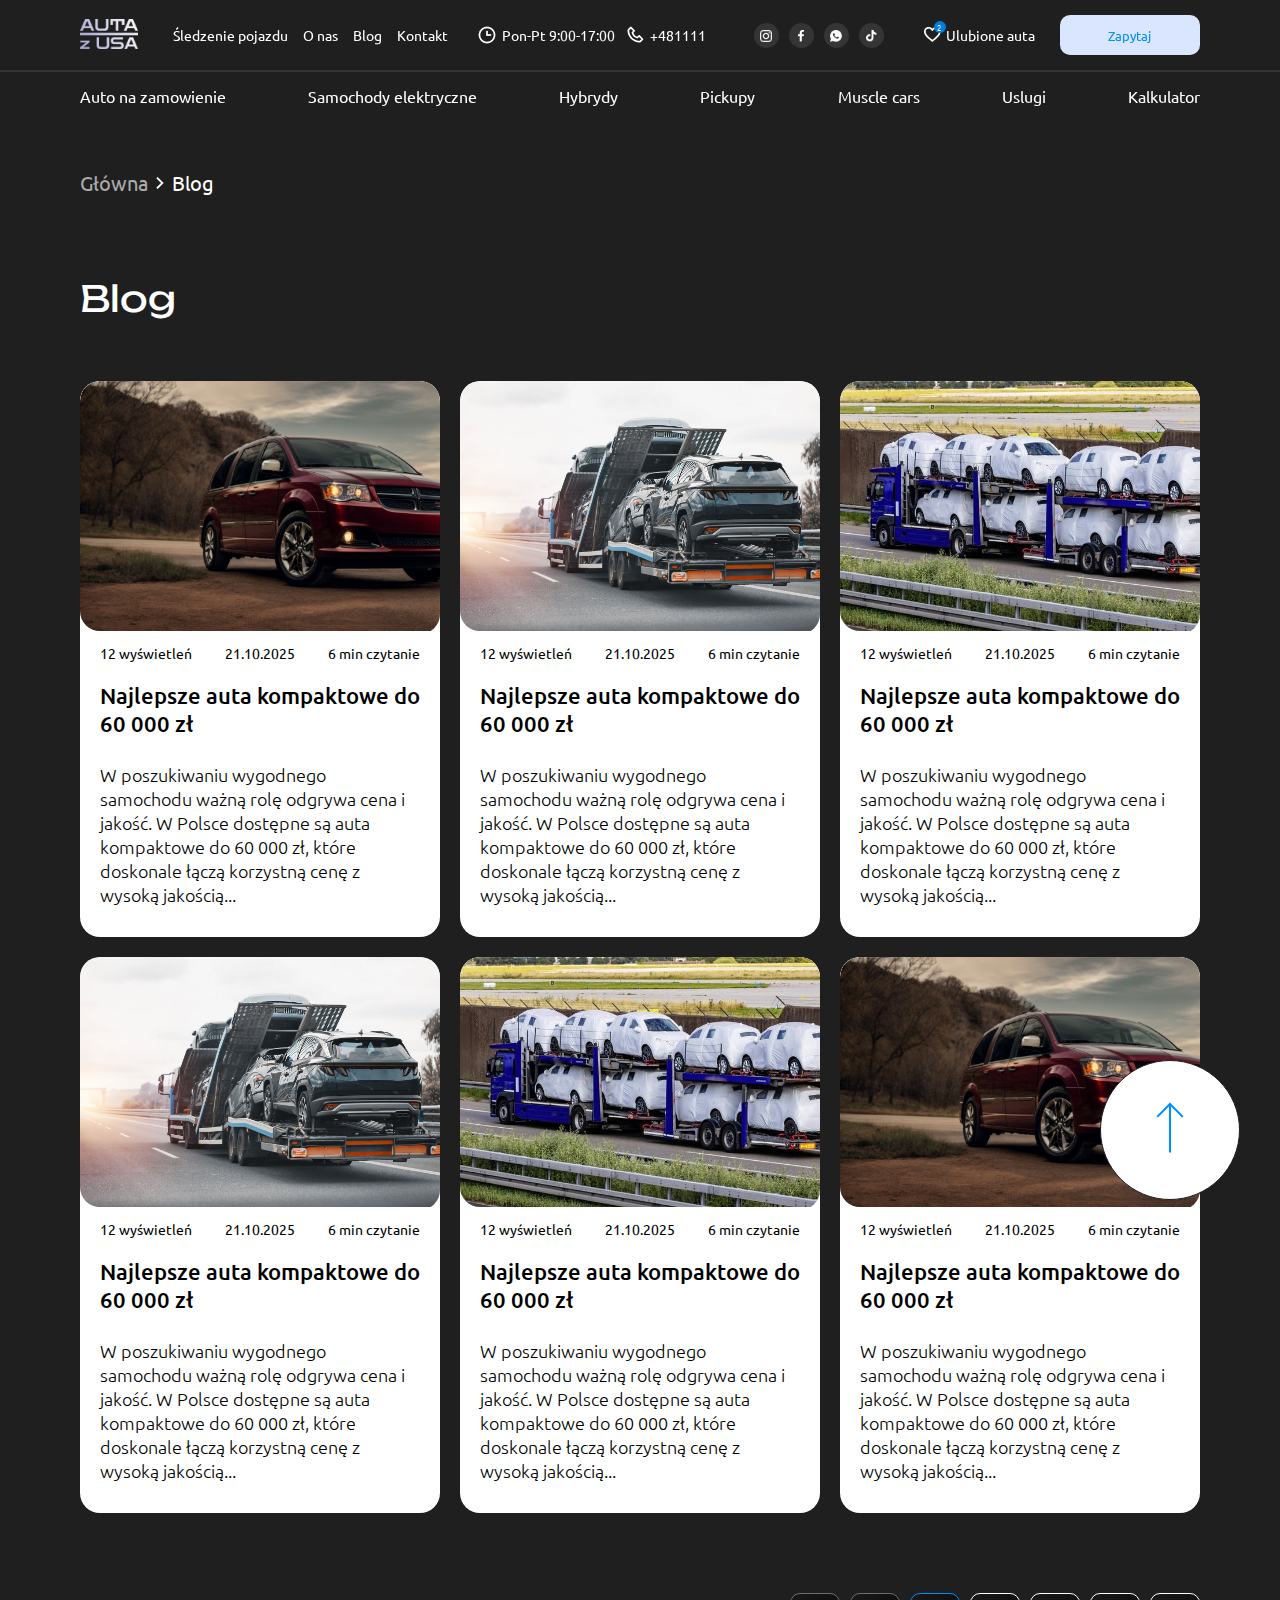
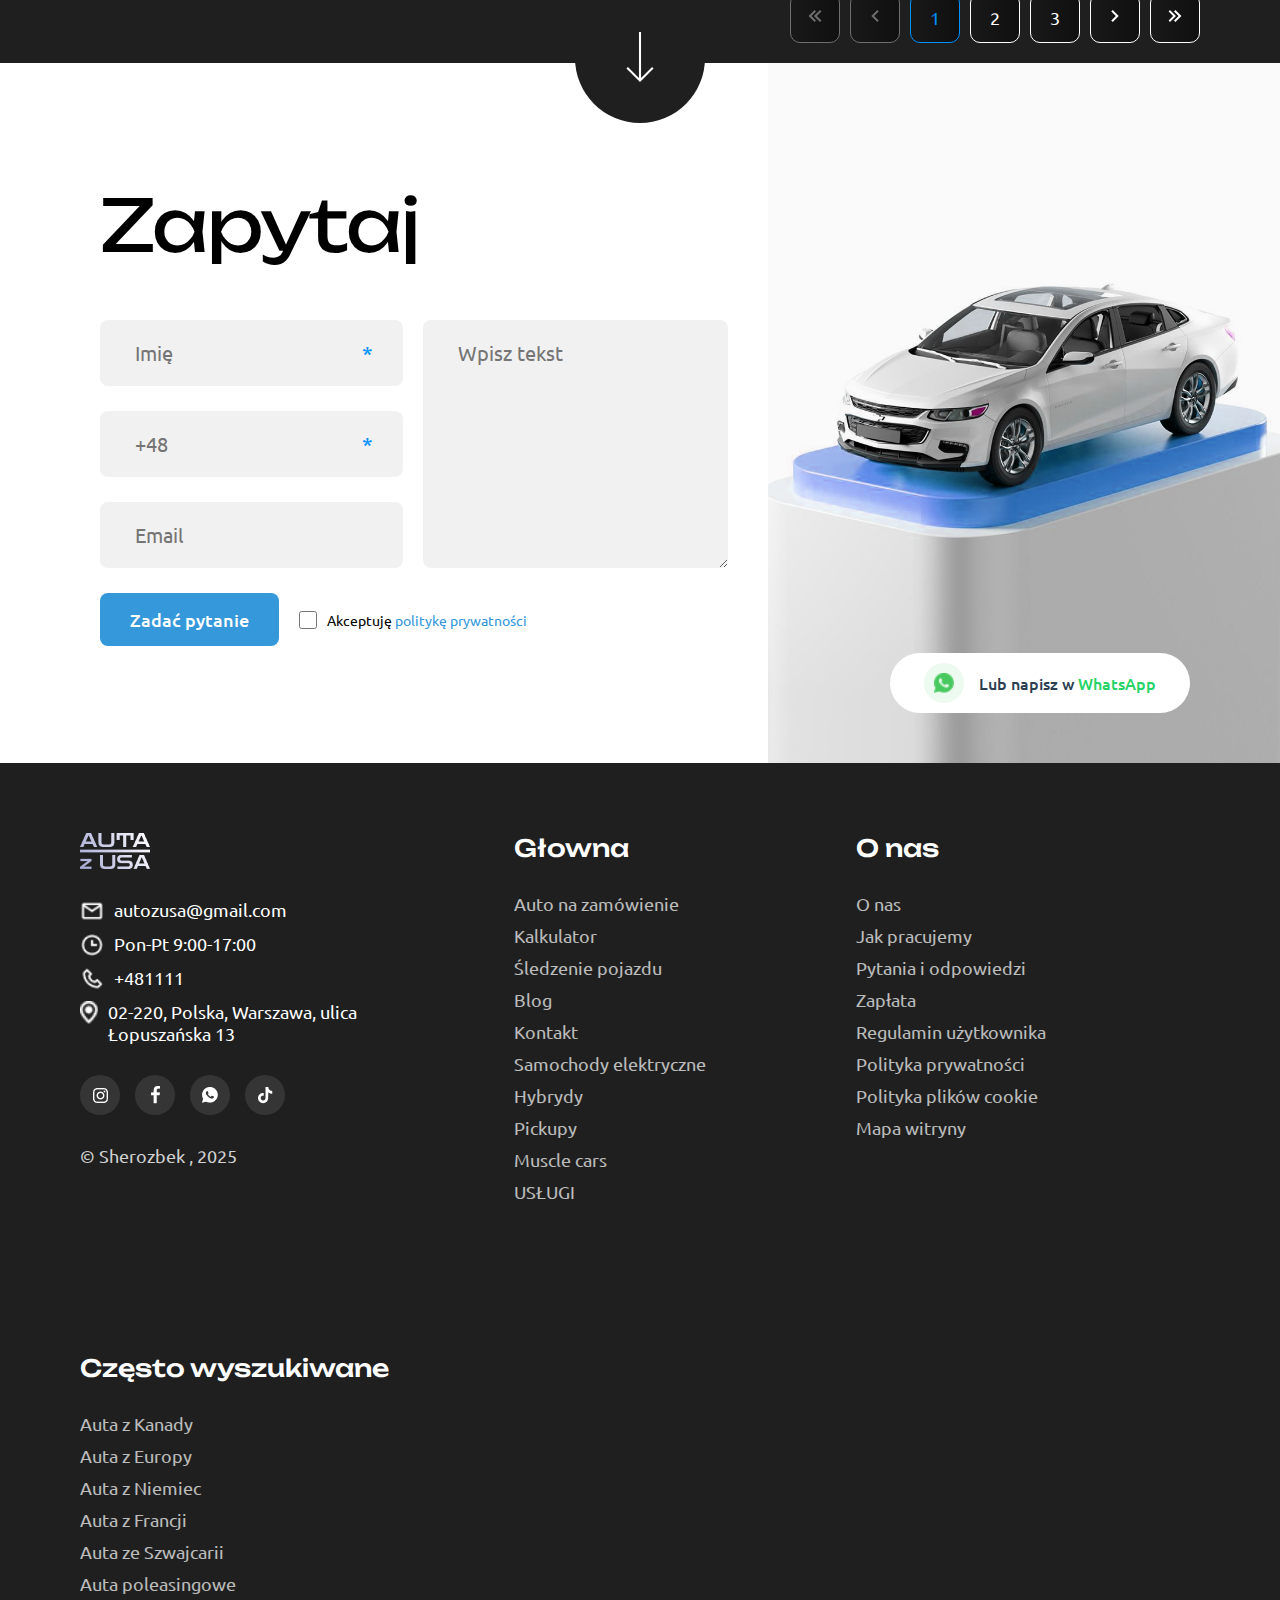
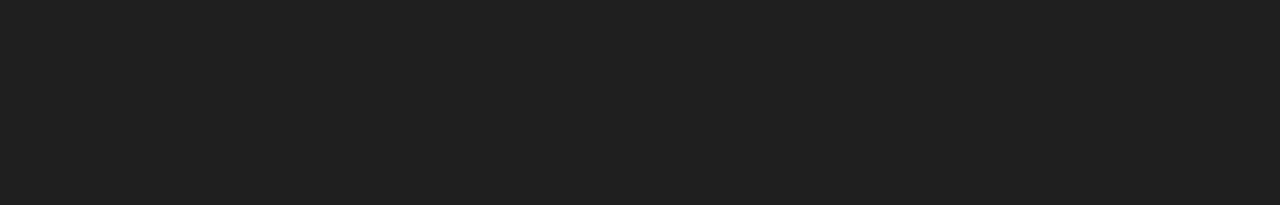
<file: pages/blog/blog.html>
<!DOCTYPE html>
<html lang="en">

<head>
  <meta charset="UTF-8">
  <meta name="viewport" content="width=device-width, initial-scale=1.0">
  <title>Auto Z USA</title>
  <link rel="preconnect" href="https://fonts.googleapis.com">
  <link rel="preconnect" href="https://fonts.gstatic.com" crossorigin>
  <link rel="icon" href="/assets/icon/favicon.png">
  <link
    href="https://fonts.googleapis.com/css2?family=Ubuntu:ital,wght@0,300;0,400;0,500;0,700;1,300;1,400;1,500;1,700&family=Unbounded:wght@200..900&display=swap"
    rel="stylesheet">

  <!-- Link Swiper's CSS -->
  <link rel="stylesheet" href="https://cdn.jsdelivr.net/npm/swiper@11/swiper-bundle.min.css" />
  <link rel="stylesheet" href="/global/index.css">
  <link rel="stylesheet" href="./blog.css">
</head>

<body>

  <div class="container">
    <button id="scrollTopBtn" class="scroll-top-btn"><svg width="50" height="50" viewBox="0 0 50 50" fill="none"
        xmlns="http://www.w3.org/2000/svg">
        <path
          d="M38.5417 13.5417L25.0001 0L11.4584 13.5417L12.9313 15.0146L23.9584 3.9875L23.9584 50H26.0417L26.0417 3.9875L37.0688 15.0146L38.5417 13.5417Z"
          fill="#0090FF" />
      </svg>
    </button>
    <main>
      <header>
        <div class="header__top desktop__padding">
          <div class="header__nav">
            <a href="/index.html"><img src="/assets/logo_navbat.png" alt="logo"></a>
            <a href="#">Śledzenie pojazdu</a>
            <a href="#">O nas</a>
            <a href="/pages/blog/blog.html">Blog</a>
            <a href="/pages/kontakt/kontakt.html">Kontakt</a>
          </div>
          <div class="header__info">
            <div class="header__info__elem">
              <img src="/assets/icon/clock.png" alt="">
              <p>Pon-Pt 9:00-17:00</p>
            </div>
            <div class="header__info__elem">
              <img src="/assets/icon/phone.png" alt="">
              <a href="tel:+481111">
                <p>+481111</p>
              </a>
              <a href="tel:+48510272737">
                <h3>+48 510 272 737</h3>
              </a>
            </div>
          </div>
          <div class="header__btn">
            <div class="header__socials">
              <div class="header__social"><a href="#"><img src="/assets/icon/instagram.png" alt="instagram"></a></div>
              <div class="header__social"><a href="#"><img src="/assets/icon/facebook.png" alt="facebook"></a></div>
              <div class="header__social"><a href="#"><img src="/assets/icon/whatsapp.png" alt="whatsapp"></a></div>
              <div class="header__social"><a href="#"><img src="/assets/icon/tiktok.png" alt="tiktok"></a></div>
            </div>
            <div class="header__btn__heart">
              <h4 class="notifications">2</h4>
              <img src="/assets/icon/heart_outline.png" alt="heart">
              <p>Ulubione auta</p>
            </div>
            <button>Zapytaj</button>
            <img src="/assets/icon/hamburger.png" class="hamburger" alt="hamburger">
          </div>
        </div>
        <div class="header__bottom desktop__padding">
          <a href="/pages/zamowienie/zamowienie.html">Auto na zamowienie</a>
          <a href="#">Samochody elektryczne</a>
          <a href="#">Hybrydy</a>
          <a href="#">Pickupy</a>
          <a href="#">Muscle cars</a>
          <a href="#">Uslugi</a>
          <a href="/pages/kalkulator/kalkulator.html">Kalkulator</a>
        </div>
      </header>
      <div class="sticky__header">
        <div class="sticky__header__nav">
          <a href="/index.html"><img src="/assets/logo_navbat.png" alt="logo"></a>
          <div class="sticky__header__close">
            <p>Zamknąć</p>
            <img src="/assets/icon/close_big.png" alt="close">
          </div>
        </div>
        <div class="sticky__header__links">
          <a href="/pages/zamowienie/zamowienie.html">Auto na zamowienie</a>
          <a href="#">Samochody elektryczne</a>
          <a href="#">Hybrydy</a>
          <a href="#">Pickupy</a>
          <a href="#">Muscle cars</a>
          <a href="#">Uslugi</a>
          <a href="/pages/kalkulator/kalkulator.html">Kalkulator</a>
          <a href="#">Śledzenie pojazdu</a>
          <a href="#">O nas</a>
          <a href="/pages/blog/blog.html">Blog</a>
          <a href="/pages/kontakt/kontakt.html">Kontakt</a>
        </div>
      </div>
      <div class="zapytaj__layout">
        <form class="zl__form" novalidate>
          <img src="/assets/icon/close_big.png" class="close__img" alt="">
          <h2 class="zl__title" class="input">Zapytaj</h2>
          <div class="input-wrapper">
            <div class="input-wrapper-inside">
              <input type="text" class="input" placeholder="Imię" required>
              <p class="star">*</p>
            </div>
            <h4>Koniecznie do wypełnienia</h4>
          </div>

          <div class="input-wrapper">
            <div class="input-wrapper-inside">
              <input type="number" class="input" placeholder="+48" required>
              <p class="star">*</p>
            </div>
            <h4>Koniecznie do wypełnienia</h4>
          </div>
          <div class="input-wrapper">
            <input type="email" class="input" placeholder="email">
          </div>
          <textarea placeholder="Wpisz tekst"></textarea>
          <div class="zl__check">
            <input type="checkbox">
            <p>Akceptuję <a href="#">politykę prywatności</a></p>
          </div>
          <p class="desc">Administratorem Twoich danych osobowych będzie Purplelabs Będziemy
            przetwarzać Twoje dane osobowe w celu nawiązania z Tobą kontaktu w związku ze
            złożonym zgłoszeniem. Masz prawo żądania dostępu do treści swoich danych osobowych,
            prawo do ich sprostowania, usunięcia lub ograniczenia przetwarzania, prawo do wyrażenia
            sprzeciwu wobec dalszego przetwarzania Twoich danych, a także prawo wniesienia skargi
            do Prezesa Urzędu Ochrony Danych Osobowych. Szczegółowe informacje o przetwarzaniu
            danych osobowych znajdują się w Polityce Prywatności.</p>
          <button>Zadać pytanie</button>
        </form>
      </div>
      <div class="breadcrumb desktop__padding">
        <a href="/index.html">Główna</a>
        <img src="/assets/icon/arrow.png" alt="">
        <a href="/pages/blog/blog.html">Blog</a>
      </div>
      <div class="section__header desktop__padding">
        <h1>Blog</h1>
      </div>
      <div class="blog__container desktop__padding">
        <div class="blogs">
          <div class="blog">
            <div class="blog__img">

              <img src="../../assets/blog1.png" class="blog__image" alt="">
            </div>
            <div class="blog__stats">
              <p class="blog__stats__text">12 wyświetleń</p>
              <p class="blog__stats__text">21.10.2025</p>
              <p class="blog__stats__text">6 min czytanie</p>
            </div>
            <a href="/pages/blog_statsiya/blog_statsiya.html">
              <h2 class="blog__title">Najlepsze auta kompaktowe do 60 000 zł</h2>
            </a>
            <p class="blog__desc">W poszukiwaniu wygodnego samochodu ważną rolę odgrywa cena i jakość. W Polsce dostępne
              są auta kompaktowe do 60 000 zł, które doskonale łączą korzystną cenę z wysoką jakością...</p>
          </div>
          <div class="blog">
            <div class="blog__img">
              <img src="../../assets/blog2.png" class="blog__image" alt="">
            </div>
            <div class="blog__stats">
              <p class="blog__stats__text">12 wyświetleń</p>
              <p class="blog__stats__text">21.10.2025</p>
              <p class="blog__stats__text">6 min czytanie</p>
            </div>
            <a href="/pages/blog_statsiya/blog_statsiya.html">
              <h2 class="blog__title">Najlepsze auta kompaktowe do 60 000 zł</h2>
            </a>
            <p class="blog__desc">W poszukiwaniu wygodnego samochodu ważną rolę odgrywa cena i jakość. W Polsce dostępne
              są auta kompaktowe do 60 000 zł, które doskonale łączą korzystną cenę z wysoką jakością...</p>
          </div>
          <div class="blog">
            <div class="blog__img">

              <img src="../../assets/blog3.png" class="blog__image" alt="">
            </div>
            <div class="blog__stats">
              <p class="blog__stats__text">12 wyświetleń</p>
              <p class="blog__stats__text">21.10.2025</p>
              <p class="blog__stats__text">6 min czytanie</p>
            </div>
            <a href="/pages/blog_statsiya/blog_statsiya.html">
              <h2 class="blog__title">Najlepsze auta kompaktowe do 60 000 zł</h2>
            </a>
            <p class="blog__desc">W poszukiwaniu wygodnego samochodu ważną rolę odgrywa cena i jakość. W Polsce dostępne
              są auta kompaktowe do 60 000 zł, które doskonale łączą korzystną cenę z wysoką jakością...</p>
          </div>
          <div class="blog">
            <div class="blog__img">

              <img src="../../assets/blog2.png" class="blog__image" alt="">
            </div>
            <div class="blog__stats">
              <p class="blog__stats__text">12 wyświetleń</p>
              <p class="blog__stats__text">21.10.2025</p>
              <p class="blog__stats__text">6 min czytanie</p>
            </div>
            <a href="/pages/blog_statsiya/blog_statsiya.html">
              <h2 class="blog__title">Najlepsze auta kompaktowe do 60 000 zł</h2>
            </a>
            <p class="blog__desc">W poszukiwaniu wygodnego samochodu ważną rolę odgrywa cena i jakość. W Polsce dostępne
              są auta kompaktowe do 60 000 zł, które doskonale łączą korzystną cenę z wysoką jakością...</p>
          </div>
          <div class="blog">
            <div class="blog__img">

              <img src="../../assets/blog3.png" class="blog__image" alt="">
            </div>
            <div class="blog__stats">
              <p class="blog__stats__text">12 wyświetleń</p>
              <p class="blog__stats__text">21.10.2025</p>
              <p class="blog__stats__text">6 min czytanie</p>
            </div>
            <a href="/pages/blog_statsiya/blog_statsiya.html">
              <h2 class="blog__title">Najlepsze auta kompaktowe do 60 000 zł</h2>
            </a>
            <p class="blog__desc">W poszukiwaniu wygodnego samochodu ważną rolę odgrywa cena i jakość. W Polsce dostępne
              są auta kompaktowe do 60 000 zł, które doskonale łączą korzystną cenę z wysoką jakością...</p>
          </div>
          <div class="blog">
            <div class="blog__img">
              <img src="../../assets/blog1.png" class="blog__image" alt="">

            </div>
            <div class="blog__stats">
              <p class="blog__stats__text">12 wyświetleń</p>
              <p class="blog__stats__text">21.10.2025</p>
              <p class="blog__stats__text">6 min czytanie</p>
            </div>
            <a href="/pages/blog_statsiya/blog_statsiya.html">
              <h2 class="blog__title">Najlepsze auta kompaktowe do 60 000 zł</h2>
            </a>
            <p class="blog__desc">W poszukiwaniu wygodnego samochodu ważną rolę odgrywa cena i jakość. W Polsce dostępne
              są auta kompaktowe do 60 000 zł, które doskonale łączą korzystną cenę z wysoką jakością...</p>
          </div>
        </div>
      </div>
      <div class="paginationsblog desktop__padding">
        <div class="sb__pagination">
          <button class="sbp__btn sbp__gray">
            <svg width="24" height="24" viewBox="0 0 24 24" fill="none" xmlns="http://www.w3.org/2000/svg">
              <path
                d="M11.585 18.01L5.57495 12L11.585 5.98999L13 7.40399L8.39995 12.004L13 16.604L11.586 18.01H11.585ZM17.01 18.01L10.999 12L17.01 5.98999L18.424 7.40399L13.824 12.004L18.424 16.604L17.011 18.01H17.01Z"
                fill="#6e6e6e" />
            </svg>
          </button>
          <button class="sbp__btn  sbp__gray"><svg width="24" height="24" viewBox="0 0 24 24" fill="none"
              xmlns="http://www.w3.org/2000/svg">
              <path d="M8.28796 12L14.298 18.01L15.712 16.596L11.112 11.996L15.712 7.39599L14.298 5.98999L8.28796 12Z"
                fill="#6e6e6e" />
            </svg>
          </button>
          <button class="sbp__btn  sbp__blue">1</button>
          <button class="sbp__btn">2</button>
          <button class="sbp__btn">3</button>
          <button class="sbp__btn"><svg width="24" height="24" viewBox="0 0 24 24" fill="none"
              xmlns="http://www.w3.org/2000/svg">
              <path
                d="M15.713 12L9.70196 5.98999L8.28796 7.40399L12.888 12.004L8.28796 16.597L9.70196 18.011L15.713 12Z"
                fill="white" />
            </svg>
          </button>
          <button class="sbp__btn">
            <svg width="24" height="24" viewBox="0 0 24 24" fill="none" xmlns="http://www.w3.org/2000/svg">
              <path
                d="M12.414 18.01L10.999 16.597L15.599 11.997L10.999 7.39699L12.414 5.98999L18.424 12L12.415 18.01H12.414ZM6.98895 18.01L5.57495 16.597L10.175 11.997L5.57495 7.40399L6.98895 5.98999L13 12L6.98995 18.01H6.98895Z"
                fill="#FFFFFF" />
            </svg>

          </button>
        </div>
      </div>
      <form class="zapytaj" novalidate>
        <button class="zapytaj-scroll-btn" type="button"><svg width="50" height="50" viewBox="0 0 50 50" fill="none"
            xmlns="http://www.w3.org/2000/svg">
            <path
              d="M11.4585 36.4583L25.0002 50L38.5418 36.4583L37.0689 34.9854L26.0418 46.0125L26.0418 0H23.9585L23.9585 46.0125L12.9314 34.9854L11.4585 36.4583Z"
              fill="white" />
          </svg>
        </button>
        <div class="zapytaj__form">
          <h2 class="zf__title">Zapytaj</h2>
          <div class="zf__form">
            <div class="zff__inputs">
              <div class="input-wrapper">
                <div class="input-wrapper-inside">
                  <input type="text" placeholder="Imię" required>
                  <p class="star">*</p>
                </div>
                <h4>Koniecznie do wypełnienia</h4>
              </div>
              <div class="input-wrapper">
                <div class="input-wrapper-inside">
                  <input type="number" placeholder="+48" required>
                  <p class="star">*</p>
                </div>
                <h4>Koniecznie do wypełnienia</h4>
              </div>
              <input type="email" placeholder="Email" required>
            </div>
            <textarea name="description" class="zff__textarea" placeholder="Wpisz tekst"></textarea>
          </div>
          <div class="zff__submit">
            <button class="zffs__btn">Zadać pytanie</button>
            <div class="zffs__privacy">
              <input type="checkbox" name="privacy" class="zffsp__checkbox">
              <p class="zffsp__text">
                Akceptuję <a href="#">politykę prywatności</a>
              </p>
            </div>
          </div>
        </div>
        <div class="zapytaj__image">
          <img src="../../assets/zapytaj.png" alt="zapytaj">
          <a href="#" class="whatsapp__ads">
            <div class="wa__container">
              <img src="../../assets/icon/whatsapp-green.png" alt="">
            </div>
            <p class="wa__text">Lub napisz w <span>WhatsApp</span></p>
          </a>
        </div>
      </form>

      <section class="footer desktop__padding">
        <div class="footer__head">
          <img src="../../assets/logo_navbat.png" class="fh__logo" alt="">
          <div class="fh__info">
            <img src="../../assets/icon/mail.png" alt="">
            <a href="mailto:autozusa@gmail.com">
              <p>autozusa@gmail.com</p>
            </a>
          </div>
          <div class="fh__info">
            <img src="../../assets/icon/clock.png" alt="">
            <p>Pon-Pt 9:00-17:00</p>
          </div>
          <div class="fh__info">
            <img src="../../assets/icon/phone.png" alt="">
            <a href="tel:+481111">
              <p>+481111</p>
            </a>
          </div>
          <div class="fh__info">
            <img src="../../assets/icon/location.png" alt="">
            <a href="https://share.google/nVs1ANtFUaUsKkRE3">
              <p>02-220, Polska, Warszawa, ulica Łopuszańska 13</p>
            </a>
          </div>
          <div class="fh__socials">
            <a href="#">
              <div class="fhs__container">
                <img src="../../assets/icon/instagram.png" alt="">
              </div>
            </a>
            <a href="#">
              <div class="fhs__container">
                <img src="../../assets/icon/facebook.png" alt="">
              </div>
            </a>
            <a href="#">
              <div class="fhs__container">
                <img src="../../assets/icon/whatsapp.png" alt="">
              </div>
            </a>
            <a href="#">
              <div class="fhs__container">
                <img src="../../assets/icon/tiktok.png" alt="">
              </div>
            </a>
          </div>
          <p class="all__rights">
            <a href="https://sherozbek.uz/" style="color: #d1d1d1;">© Sherozbek , 2025</a>
          </p>
        </div>
        <div class="footer__links">
          <h3 class="fl__title">Głowna</h3>
          <a href="/pages/zamowienie/zamowienie.html" class="fl__link">Auto na zamówienie</a>
          <a href="/pages/kalkulator/kalkulator.html" class="fl__link">Kalkulator</a>
          <a href="#" class="fl__link">Śledzenie pojazdu</a>
          <a href="/pages/blog/blog.html" class="fl__link">Blog</a>
          <a href="/pages/kontakt/kontakt.html" class="fl__link">Kontakt</a>
          <a href="#" class="fl__link">Samochody elektryczne</a>
          <a href="#" class="fl__link">Hybrydy</a>
          <a href="#" class="fl__link">Pickupy</a>
          <a href="#" class="fl__link">Muscle cars</a>
          <a href="#" class="fl__link">USŁUGI</a>
        </div>
        <div class="footer__links">
          <h3 class="fl__title">O nas</h3>
          <a href="" class="fl__link">O nas</a>
          <a href="" class="fl__link">Jak pracujemy</a>
          <a href="" class="fl__link">Pytania i odpowiedzi</a>
          <a href="" class="fl__link">Zapłata</a>
          <a href="" class="fl__link">Regulamin użytkownika</a>
          <a href="" class="fl__link">Polityka prywatności</a>
          <a href="" class="fl__link">Polityka plików cookie</a>
          <a href="" class="fl__link">Mapa witryny</a>
        </div>
        <div class="footer__links">
          <h3 class="fl__title">Często wyszukiwane</h3>
          <a href="" class="fl__link">Auta z Kanady</a>
          <a href="" class="fl__link">Auta z Europy</a>
          <a href="" class="fl__link">Auta z Niemiec</a>
          <a href="" class="fl__link">Auta z Francji</a>
          <a href="" class="fl__link">Auta ze Szwajcarii</a>
          <a href="" class="fl__link">Auta poleasingowe</a>
        </div>

      </section>
    </main>
  </div>


  <!-- Swiper JS -->
  <script src=" https://cdn.jsdelivr.net/npm/swiper@11/swiper-bundle.min.js"></script>

  <script src="/global/index.js"></script>
  <script src="./blog.js"></script>
</body>

</html>
</file>
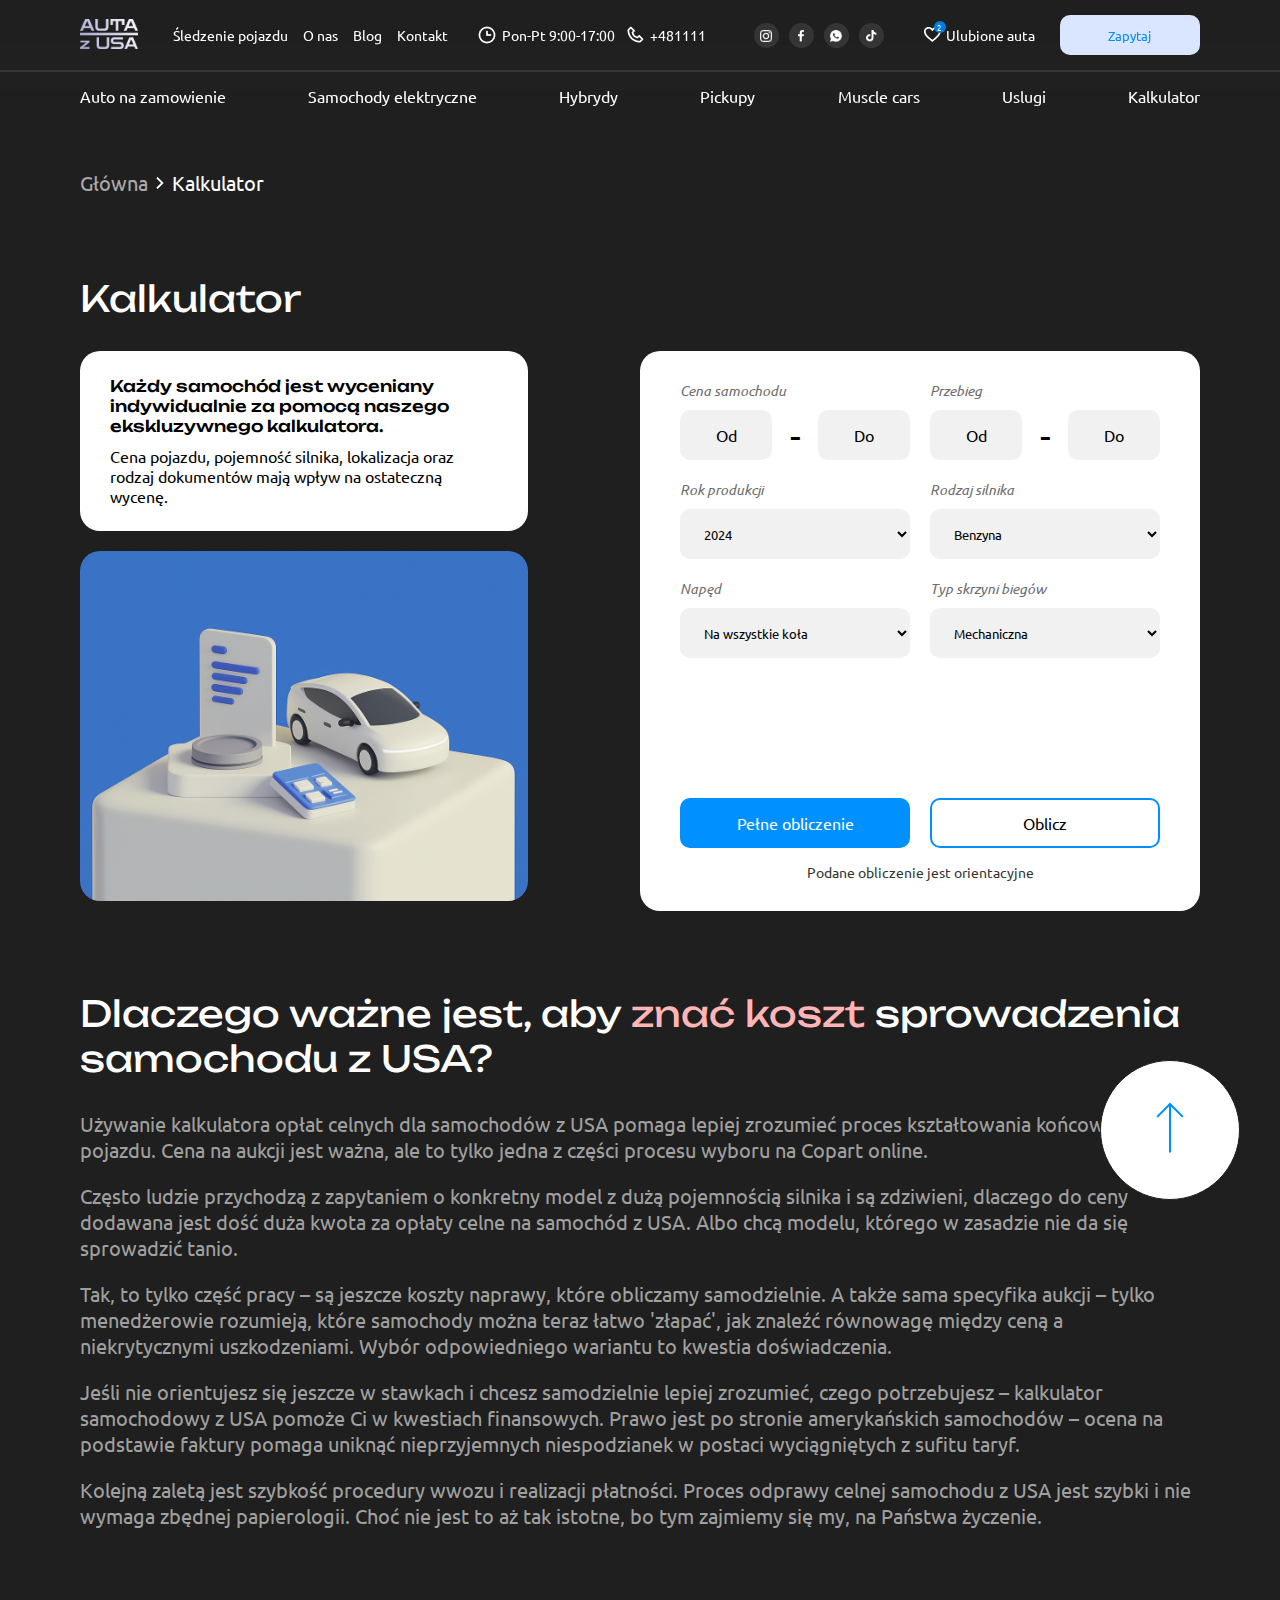
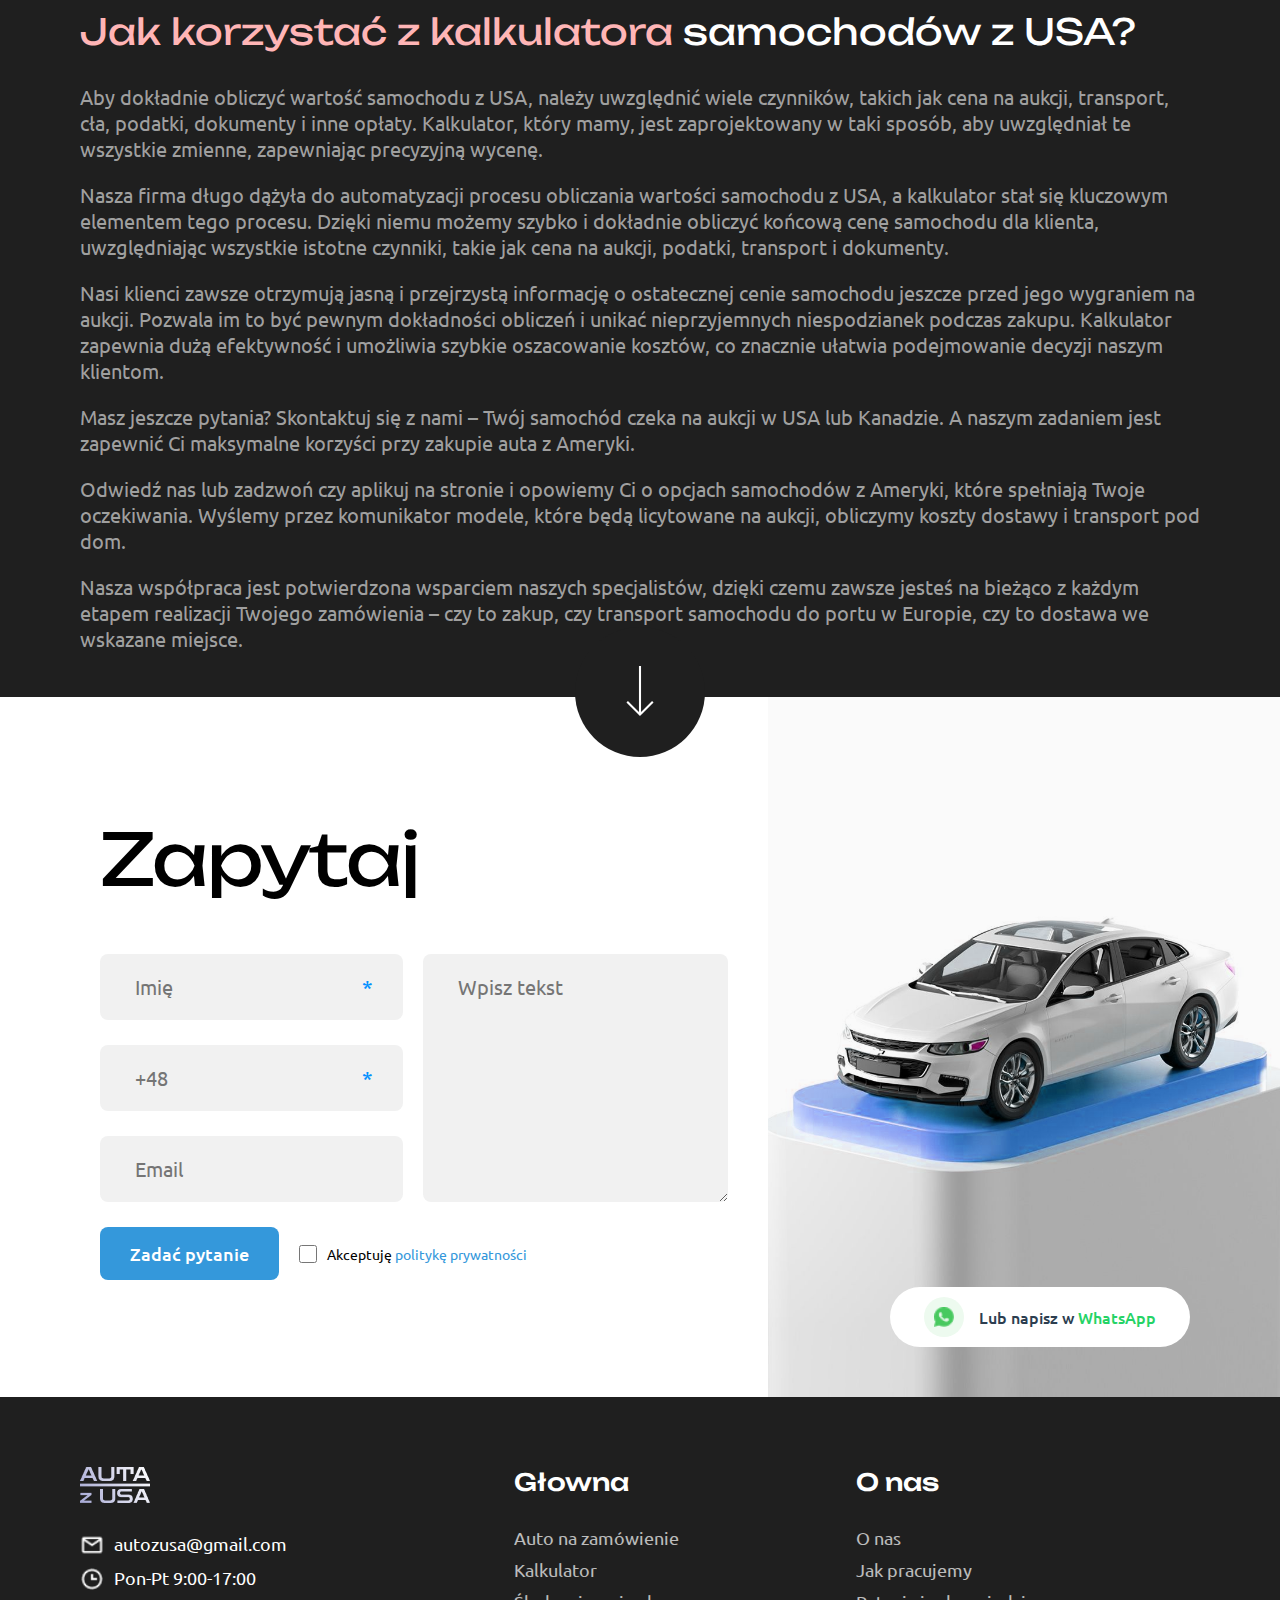
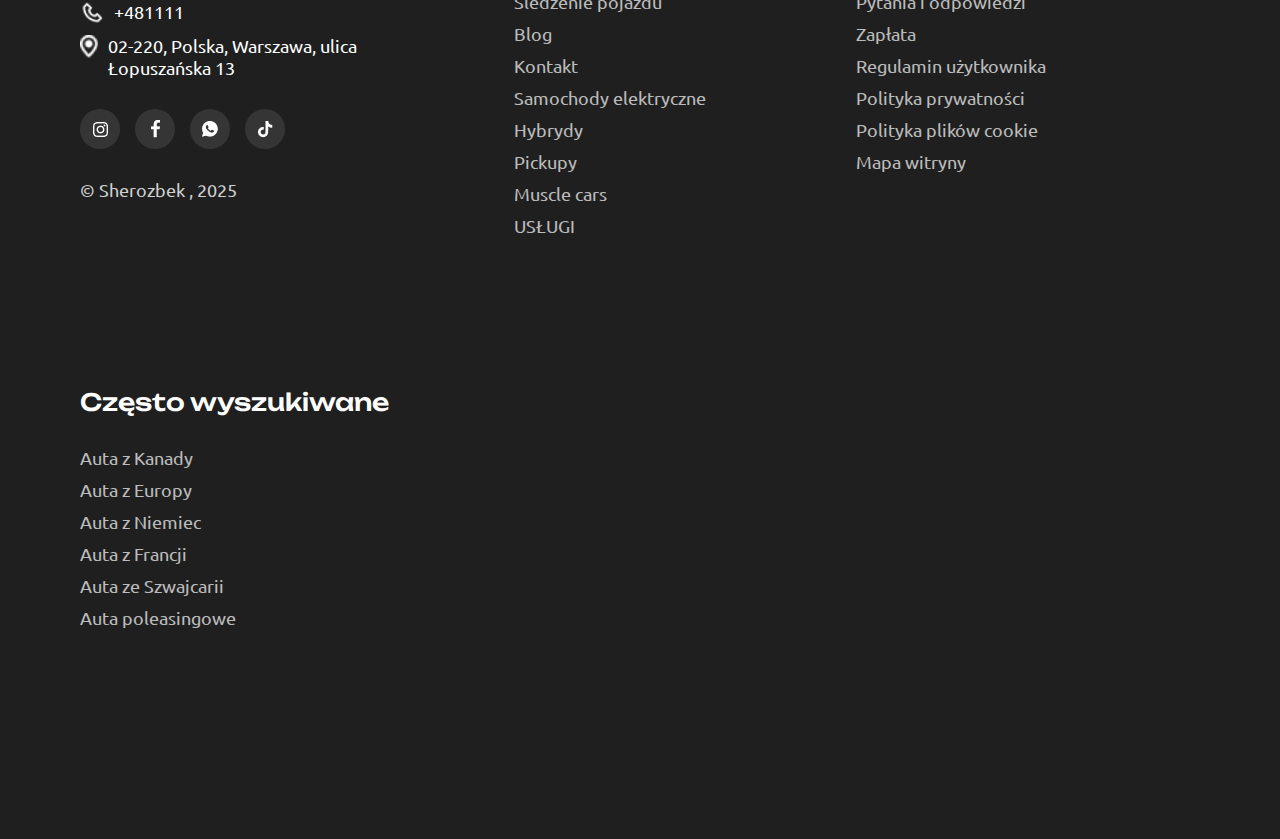
<file: pages/kalkulator/kalkulator.html>
<!DOCTYPE html>
<html lang="en">

<head>
  <meta charset="UTF-8">
  <meta name="viewport" content="width=device-width, initial-scale=1.0">
  <title>Auto Z USA</title>
  <link rel="preconnect" href="https://fonts.googleapis.com">
  <link rel="preconnect" href="https://fonts.gstatic.com" crossorigin>
  <link rel="icon" href="/assets/icon/favicon.png">
  <link
    href="https://fonts.googleapis.com/css2?family=Ubuntu:ital,wght@0,300;0,400;0,500;0,700;1,300;1,400;1,500;1,700&family=Unbounded:wght@200..900&display=swap"
    rel="stylesheet">

  <!-- Link Swiper's CSS -->
  <link rel="stylesheet" href="https://cdn.jsdelivr.net/npm/swiper@11/swiper-bundle.min.css" />
  <link rel="stylesheet" href="/global/index.css">
  <link rel="stylesheet" href="./kalkulator.css">
</head>

<body>

  <div class="container">
    <button id="scrollTopBtn" class="scroll-top-btn"><svg width="50" height="50" viewBox="0 0 50 50" fill="none"
        xmlns="http://www.w3.org/2000/svg">
        <path
          d="M38.5417 13.5417L25.0001 0L11.4584 13.5417L12.9313 15.0146L23.9584 3.9875L23.9584 50H26.0417L26.0417 3.9875L37.0688 15.0146L38.5417 13.5417Z"
          fill="#0090FF" />
      </svg>
    </button>

    <main>
      <header>
        <div class="header__top desktop__padding">
          <div class="header__nav">
            <a href="/index.html"><img src="/assets/logo_navbat.png" alt="logo"></a>
            <a href="#">Śledzenie pojazdu</a>
            <a href="#">O nas</a>
            <a href="/pages/blog/blog.html">Blog</a>
            <a href="/pages/kontakt/kontakt.html">Kontakt</a>
          </div>
          <div class="header__info">
            <div class="header__info__elem">
              <img src="/assets/icon/clock.png" alt="">
              <p>Pon-Pt 9:00-17:00</p>
            </div>
            <div class="header__info__elem">
              <img src="/assets/icon/phone.png" alt="">
              <a href="tel:+481111">
                <p>+481111</p>
              </a>
              <a href="tel:+48510272737">
                <h3>+48 510 272 737</h3>
              </a>
            </div>
          </div>
          <div class="header__btn">
            <div class="header__socials">
              <div class="header__social"><a href="#"><img src="/assets/icon/instagram.png" alt="instagram"></a></div>
              <div class="header__social"><a href="#"><img src="/assets/icon/facebook.png" alt="facebook"></a></div>
              <div class="header__social"><a href="#"><img src="/assets/icon/whatsapp.png" alt="whatsapp"></a></div>
              <div class="header__social"><a href="#"><img src="/assets/icon/tiktok.png" alt="tiktok"></a></div>
            </div>
            <div class="header__btn__heart">
              <h4 class="notifications">2</h4>
              <img src="/assets/icon/heart_outline.png" alt="heart">
              <p>Ulubione auta</p>
            </div>
            <button>Zapytaj</button>
            <img src="/assets/icon/hamburger.png" class="hamburger" alt="hamburger">
          </div>
        </div>
        <div class="header__bottom desktop__padding">
          <a href="/pages/zamowienie/zamowienie.html">Auto na zamowienie</a>
          <a href="#">Samochody elektryczne</a>
          <a href="#">Hybrydy</a>
          <a href="#">Pickupy</a>
          <a href="#">Muscle cars</a>
          <a href="#">Uslugi</a>
          <a href="/pages/kalkulator/kalkulator.html">Kalkulator</a>
        </div>
      </header>
      <div class="sticky__header">
        <div class="sticky__header__nav">
          <a href="/index.html"><img src="/assets/logo_navbat.png" alt="logo"></a>
          <div class="sticky__header__close">
            <p>Zamknąć</p>
            <img src="/assets/icon/close_big.png" alt="close">
          </div>
        </div>
        <div class="sticky__header__links">
          <a href="/pages/zamowienie/zamowienie.html">Auto na zamowienie</a>
          <a href="#">Samochody elektryczne</a>
          <a href="#">Hybrydy</a>
          <a href="#">Pickupy</a>
          <a href="#">Muscle cars</a>
          <a href="#">Uslugi</a>
          <a href="/pages/kalkulator/kalkulator.html">Kalkulator</a>
          <a href="#">Śledzenie pojazdu</a>
          <a href="#">O nas</a>
          <a href="/pages/blog/blog.html">Blog</a>
          <a href="/pages/kontakt/kontakt.html">Kontakt</a>
        </div>
      </div>
      <div class="zapytaj__layout">
        <form class="zl__form" novalidate>
          <img src="/assets/icon/close_big.png" class="close__img" alt="">
          <h2 class="zl__title" class="input">Zapytaj</h2>
          <div class="input-wrapper">
            <div class="input-wrapper-inside">
              <input type="text" class="input" placeholder="Imię" required>
              <p class="star">*</p>
            </div>
            <h4>Koniecznie do wypełnienia</h4>
          </div>

          <div class="input-wrapper">
            <div class="input-wrapper-inside">
              <input type="number" class="input" placeholder="+48" required>
              <p class="star">*</p>
            </div>
            <h4>Koniecznie do wypełnienia</h4>
          </div>
          <div class="input-wrapper">
            <input type="email" class="input" placeholder="email">
          </div>
          <textarea placeholder="Wpisz tekst"></textarea>
          <div class="zl__check">
            <input type="checkbox">
            <p>Akceptuję <a href="#">politykę prywatności</a></p>
          </div>
          <p class="desc">Administratorem Twoich danych osobowych będzie Purplelabs Będziemy
            przetwarzać Twoje dane osobowe w celu nawiązania z Tobą kontaktu w związku ze
            złożonym zgłoszeniem. Masz prawo żądania dostępu do treści swoich danych osobowych,
            prawo do ich sprostowania, usunięcia lub ograniczenia przetwarzania, prawo do wyrażenia
            sprzeciwu wobec dalszego przetwarzania Twoich danych, a także prawo wniesienia skargi
            do Prezesa Urzędu Ochrony Danych Osobowych. Szczegółowe informacje o przetwarzaniu
            danych osobowych znajdują się w Polityce Prywatności.</p>
          <button>Zadać pytanie</button>
        </form>
      </div>
      <div class="breadcrumb desktop__padding">
        <a href="/index.html">Główna</a>
        <img src="/assets/icon/arrow.png" alt="">
        <a href="/pages/kalkulator/kalkulator.html">Kalkulator</a>
      </div>
      <div class="section__header desktop__padding">
        <h1>Kalkulator
        </h1>
      </div>
      <section class="kalkulator desktop__padding">
        <div class=" kalk__info">
          <div class="kalk__text">
            <h4 class="kt__title">Każdy samochód jest wyceniany indywidualnie za pomocą naszego ekskluzywnego
              kalkulatora.</h4>
            <p class="kt__desc">Cena pojazdu, pojemność silnika, lokalizacja oraz rodzaj dokumentów mają wpływ na
              ostateczną wycenę.</p>
          </div>
          <div class="kalk__image">
            <img src="/assets/kalkulator_car.png" alt="">
          </div>
        </div>
        <div class="kalk__forms">
          <div class="kalk__form">
            <div class="kf__math">
              <p class="kf__label">
                Cena samochodu
              </p>
              <div class="kf__btns">
                <button class="kfbutton">Od</button>
                <p class="kfb__value">-</p>
                <button class="kfbutton">Do</button>
              </div>
            </div>
            <div class="kf__math">
              <p class="kf__label">
                Przebieg
              </p>
              <div class="kf__btns">
                <button class="kfbutton">Od</button>
                <p class="kfb__value">-</p>
                <button class="kfbutton">Do</button>
              </div>
            </div>
            <div class="kf__math">
              <p class="kf__label">
                Rok produkcji
              </p>
              <select class="kf__select">
                <option value="2024">2024</option>
                <option value="2025">2025</option>
                <option value="2026">2026</option>
              </select>
            </div>
            <div class="kf__math">
              <p class="kf__label">
                Rodzaj silnika
              </p>
              <select class="kf__select">
                <option value="Benzyna">Benzyna</option>
              </select>
            </div>
            <div class="kf__math">
              <p class="kf__label">
                Napęd
              </p>
              <select class="kf__select">
                <option value="Na wszystkie koła">Na wszystkie koła</option>

              </select>
            </div>
            <div class="kf__math">
              <p class="kf__label">
                Typ skrzyni biegów
              </p>
              <select class="kf__select">
                <option value="Mechaniczna">Mechaniczna
                </option>
              </select>
            </div>
          </div>
          <div class="cena">
            <div class="cena__one">
              <p class="co__title">Cena samochodu</p>
              <p class="co__price">53 $</p>
            </div>
            <div class="cena__one">
              <p class="co__title">Cło importowe</p>
              <p class="co__price">65 $</p>
            </div>
            <div class="cena__one">
              <p class="co__title">VAT</p>
              <p class="co__price">151 $</p>
            </div>
            <div class="cena__one">
              <p class="co__title">Cena całkowita</p>
              <p class="co__price">269 $</p>
            </div>
          </div>
          <div class="kalk__btns">
            <button class="btntyp1blue kalk__btns__active">Pełne obliczenie</button>
            <button class="btntyp1blue">Oblicz</button>
          </div>
          <p class="kalk__bottom">Podane obliczenie jest orientacyjne</p>
        </div>
      </section>
      <section class="cars__infos">
        <div class="section__header desktop__padding">
          <h2>Dlaczego ważne jest, aby <span>znać koszt</span> sprowadzenia samochodu z USA?</h2>
        </div>
        <div class="cars__info desktop__padding">
          <p class="ci__desc">Używanie kalkulatora opłat celnych dla samochodów z USA pomaga lepiej zrozumieć proces
            kształtowania końcowej ceny pojazdu. Cena na aukcji jest ważna, ale to tylko jedna z części procesu wyboru
            na Copart online.</p>
          <p class="ci__desc">Często ludzie przychodzą z zapytaniem o konkretny model z dużą pojemnością silnika i są
            zdziwieni, dlaczego do ceny dodawana jest dość duża kwota za opłaty celne na samochód z USA. Albo chcą
            modelu, którego w zasadzie nie da się sprowadzić tanio.</p>
          <p class="ci__desc">Tak, to tylko część pracy – są jeszcze koszty naprawy, które obliczamy samodzielnie. A
            także sama specyfika aukcji – tylko menedżerowie rozumieją, które samochody można teraz łatwo 'złapać', jak
            znaleźć równowagę między ceną a niekrytycznymi uszkodzeniami. Wybór odpowiedniego wariantu to kwestia
            doświadczenia.</p>
          <p class="ci__desc">Jeśli nie orientujesz się jeszcze w stawkach i chcesz samodzielnie lepiej zrozumieć, czego
            potrzebujesz – kalkulator samochodowy z USA pomoże Ci w kwestiach finansowych. Prawo jest po stronie
            amerykańskich samochodów – ocena na podstawie faktury pomaga uniknąć nieprzyjemnych niespodzianek w postaci
            wyciągniętych z sufitu taryf.</p>
          <p class="ci__desc">Kolejną zaletą jest szybkość procedury wwozu i realizacji płatności. Proces odprawy celnej
            samochodu z USA jest szybki i nie wymaga zbędnej papierologii. Choć nie jest to aż tak istotne, bo tym
            zajmiemy się my, na Państwa życzenie.</p>
        </div>
        <div class="section__header desktop__padding">
          <h2><span>Jak korzystać z kalkulatora</span> samochodów z USA?</h2>
        </div>
        <div class="cars__info desktop__padding">
          <p class="ci__desc">Aby dokładnie obliczyć wartość samochodu z USA, należy uwzględnić wiele czynników, takich
            jak cena na aukcji, transport, cła, podatki, dokumenty i inne opłaty. Kalkulator, który mamy, jest
            zaprojektowany w taki sposób, aby uwzględniał te wszystkie zmienne, zapewniając precyzyjną wycenę.</p>
          <p class="ci__desc">Nasza firma długo dążyła do automatyzacji procesu obliczania wartości samochodu z USA, a
            kalkulator stał się kluczowym elementem tego procesu. Dzięki niemu możemy szybko i dokładnie obliczyć
            końcową cenę samochodu dla klienta, uwzględniając wszystkie istotne czynniki, takie jak cena na aukcji,
            podatki, transport i dokumenty.</p>
          <p class="ci__desc">Nasi klienci zawsze otrzymują jasną i przejrzystą informację o ostatecznej cenie samochodu
            jeszcze przed jego wygraniem na aukcji. Pozwala im to być pewnym dokładności obliczeń i unikać
            nieprzyjemnych niespodzianek podczas zakupu. Kalkulator zapewnia dużą efektywność i umożliwia szybkie
            oszacowanie kosztów, co znacznie ułatwia podejmowanie decyzji naszym klientom.</p>
          <p class="ci__desc">Masz jeszcze pytania? Skontaktuj się z nami – Twój samochód czeka na aukcji w USA lub
            Kanadzie. A naszym zadaniem jest zapewnić Ci maksymalne korzyści przy zakupie auta z Ameryki.</p>
          <p class="ci__desc">Odwiedź nas lub zadzwoń czy aplikuj na stronie i opowiemy Ci o opcjach samochodów z
            Ameryki, które spełniają Twoje oczekiwania. Wyślemy przez komunikator modele, które będą licytowane na
            aukcji, obliczymy koszty dostawy i transport pod dom.</p>
          <p class="ci__desc">Nasza współpraca jest potwierdzona wsparciem naszych specjalistów, dzięki czemu zawsze
            jesteś na bieżąco z każdym etapem realizacji Twojego zamówienia – czy to zakup, czy transport samochodu do
            portu w Europie, czy to dostawa we wskazane miejsce.</p>
        </div>
      </section>
      <form class="zapytaj" novalidate>
        <button class="zapytaj-scroll-btn" type="button"><svg width="50" height="50" viewBox="0 0 50 50" fill="none"
            xmlns="http://www.w3.org/2000/svg">
            <path
              d="M11.4585 36.4583L25.0002 50L38.5418 36.4583L37.0689 34.9854L26.0418 46.0125L26.0418 0H23.9585L23.9585 46.0125L12.9314 34.9854L11.4585 36.4583Z"
              fill="white" />
          </svg>
        </button>
        <div class="zapytaj__form">
          <h2 class="zf__title">Zapytaj</h2>
          <div class="zf__form">
            <div class="zff__inputs">
              <div class="input-wrapper">
                <div class="input-wrapper-inside">
                  <input type="text" placeholder="Imię" required>
                  <p class="star">*</p>
                </div>
                <h4>Koniecznie do wypełnienia</h4>
              </div>
              <div class="input-wrapper">
                <div class="input-wrapper-inside">
                  <input type="number" placeholder="+48" required>
                  <p class="star">*</p>
                </div>
                <h4>Koniecznie do wypełnienia</h4>
              </div>
              <input type="email" placeholder="Email" required>
            </div>
            <textarea name="description" class="zff__textarea" placeholder="Wpisz tekst"></textarea>
          </div>
          <div class="zff__submit">
            <button class="zffs__btn">Zadać pytanie</button>
            <div class="zffs__privacy">
              <input type="checkbox" name="privacy" class="zffsp__checkbox">
              <p class="zffsp__text">
                Akceptuję <a href="#">politykę prywatności</a>
              </p>
            </div>
          </div>
        </div>
        <div class="zapytaj__image">
          <img src="../../assets/zapytaj.png" alt="zapytaj">
          <a href="#" class="whatsapp__ads">
            <div class="wa__container">
              <img src="../../assets/icon/whatsapp-green.png" alt="">
            </div>
            <p class="wa__text">Lub napisz w <span>WhatsApp</span></p>
          </a>
        </div>
      </form>

      <section class="footer desktop__padding">
        <div class="footer__head">
          <img src="../../assets/logo_navbat.png" class="fh__logo" alt="">
          <div class="fh__info">
            <img src="../../assets/icon/mail.png" alt="">
            <a href="mailto:autozusa@gmail.com">
              <p>autozusa@gmail.com</p>
            </a>
          </div>
          <div class="fh__info">
            <img src="../../assets/icon/clock.png" alt="">
            <p>Pon-Pt 9:00-17:00</p>
          </div>
          <div class="fh__info">
            <img src="../../assets/icon/phone.png" alt="">
            <a href="tel:+481111">
              <p>+481111</p>
            </a>
          </div>
          <div class="fh__info">
            <img src="../../assets/icon/location.png" alt="">
            <a href="https://share.google/nVs1ANtFUaUsKkRE3">
              <p>02-220, Polska, Warszawa, ulica Łopuszańska 13</p>
            </a>
          </div>
          <div class="fh__socials">
            <a href="#">
              <div class="fhs__container">
                <img src="../../assets/icon/instagram.png" alt="">
              </div>
            </a>
            <a href="#">
              <div class="fhs__container">
                <img src="../../assets/icon/facebook.png" alt="">
              </div>
            </a>
            <a href="#">
              <div class="fhs__container">
                <img src="../../assets/icon/whatsapp.png" alt="">
              </div>
            </a>
            <a href="#">
              <div class="fhs__container">
                <img src="../../assets/icon/tiktok.png" alt="">
              </div>
            </a>
          </div>
          <p class="all__rights">
            <a href="https://sherozbek.uz/" style="color: #d1d1d1;">© Sherozbek , 2025</a>
          </p>
        </div>
        <div class="footer__links">
          <h3 class="fl__title">Głowna</h3>
          <a href="/pages/zamowienie/zamowienie.html" class="fl__link">Auto na zamówienie</a>
          <a href="/pages/kalkulator/kalkulator.html" class="fl__link">Kalkulator</a>
          <a href="#" class="fl__link">Śledzenie pojazdu</a>
          <a href="/pages/blog/blog.html" class="fl__link">Blog</a>
          <a href="/pages/kontakt/kontakt.html" class="fl__link">Kontakt</a>
          <a href="#" class="fl__link">Samochody elektryczne</a>
          <a href="#" class="fl__link">Hybrydy</a>
          <a href="#" class="fl__link">Pickupy</a>
          <a href="#" class="fl__link">Muscle cars</a>
          <a href="#" class="fl__link">USŁUGI</a>
        </div>
        <div class="footer__links">
          <h3 class="fl__title">O nas</h3>
          <a href="" class="fl__link">O nas</a>
          <a href="" class="fl__link">Jak pracujemy</a>
          <a href="" class="fl__link">Pytania i odpowiedzi</a>
          <a href="" class="fl__link">Zapłata</a>
          <a href="" class="fl__link">Regulamin użytkownika</a>
          <a href="" class="fl__link">Polityka prywatności</a>
          <a href="" class="fl__link">Polityka plików cookie</a>
          <a href="" class="fl__link">Mapa witryny</a>
        </div>
        <div class="footer__links">
          <h3 class="fl__title">Często wyszukiwane</h3>
          <a href="" class="fl__link">Auta z Kanady</a>
          <a href="" class="fl__link">Auta z Europy</a>
          <a href="" class="fl__link">Auta z Niemiec</a>
          <a href="" class="fl__link">Auta z Francji</a>
          <a href="" class="fl__link">Auta ze Szwajcarii</a>
          <a href="" class="fl__link">Auta poleasingowe</a>
        </div>

      </section>
    </main>


  </div>


  <!-- Swiper JS -->
  <script src=" https://cdn.jsdelivr.net/npm/swiper@11/swiper-bundle.min.js"></script>

  <script src="/global/index.js"></script>
  <script src="./kalkulator.js"></script>
</body>

</html>
</file>
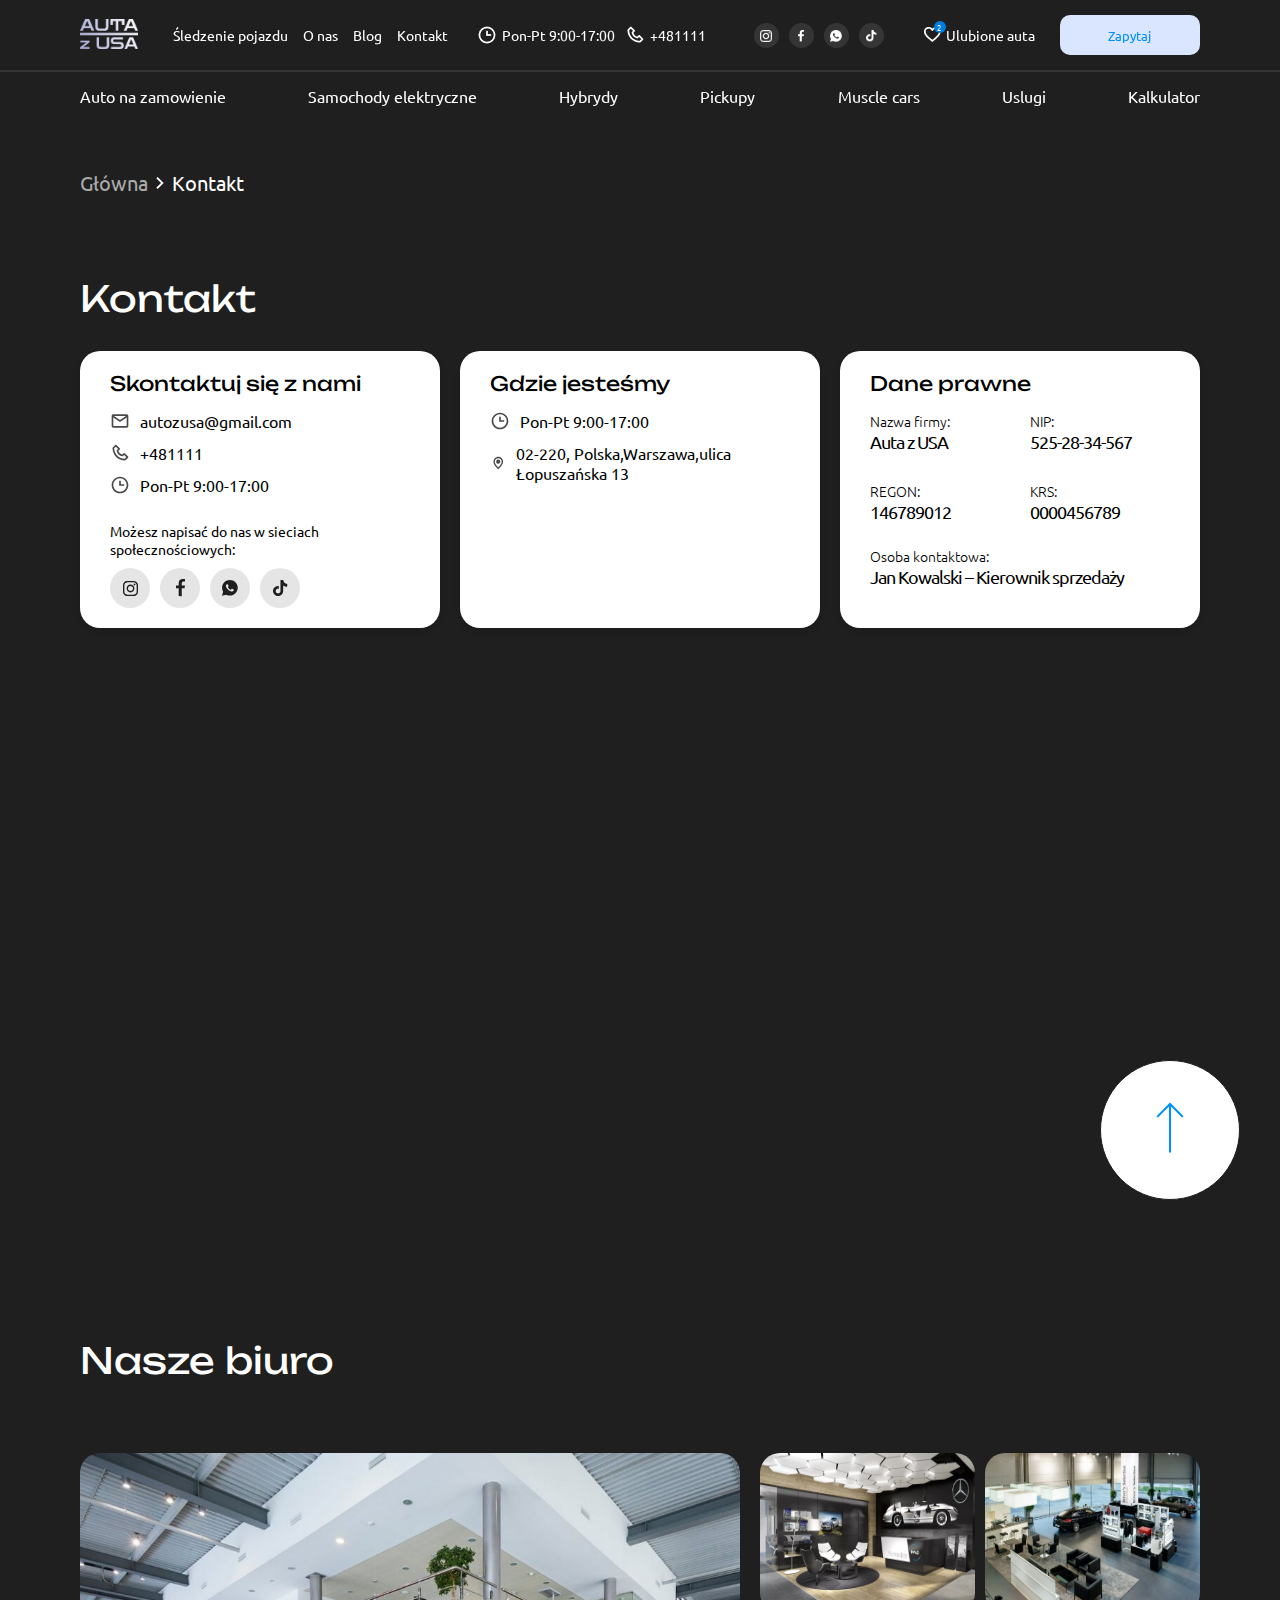
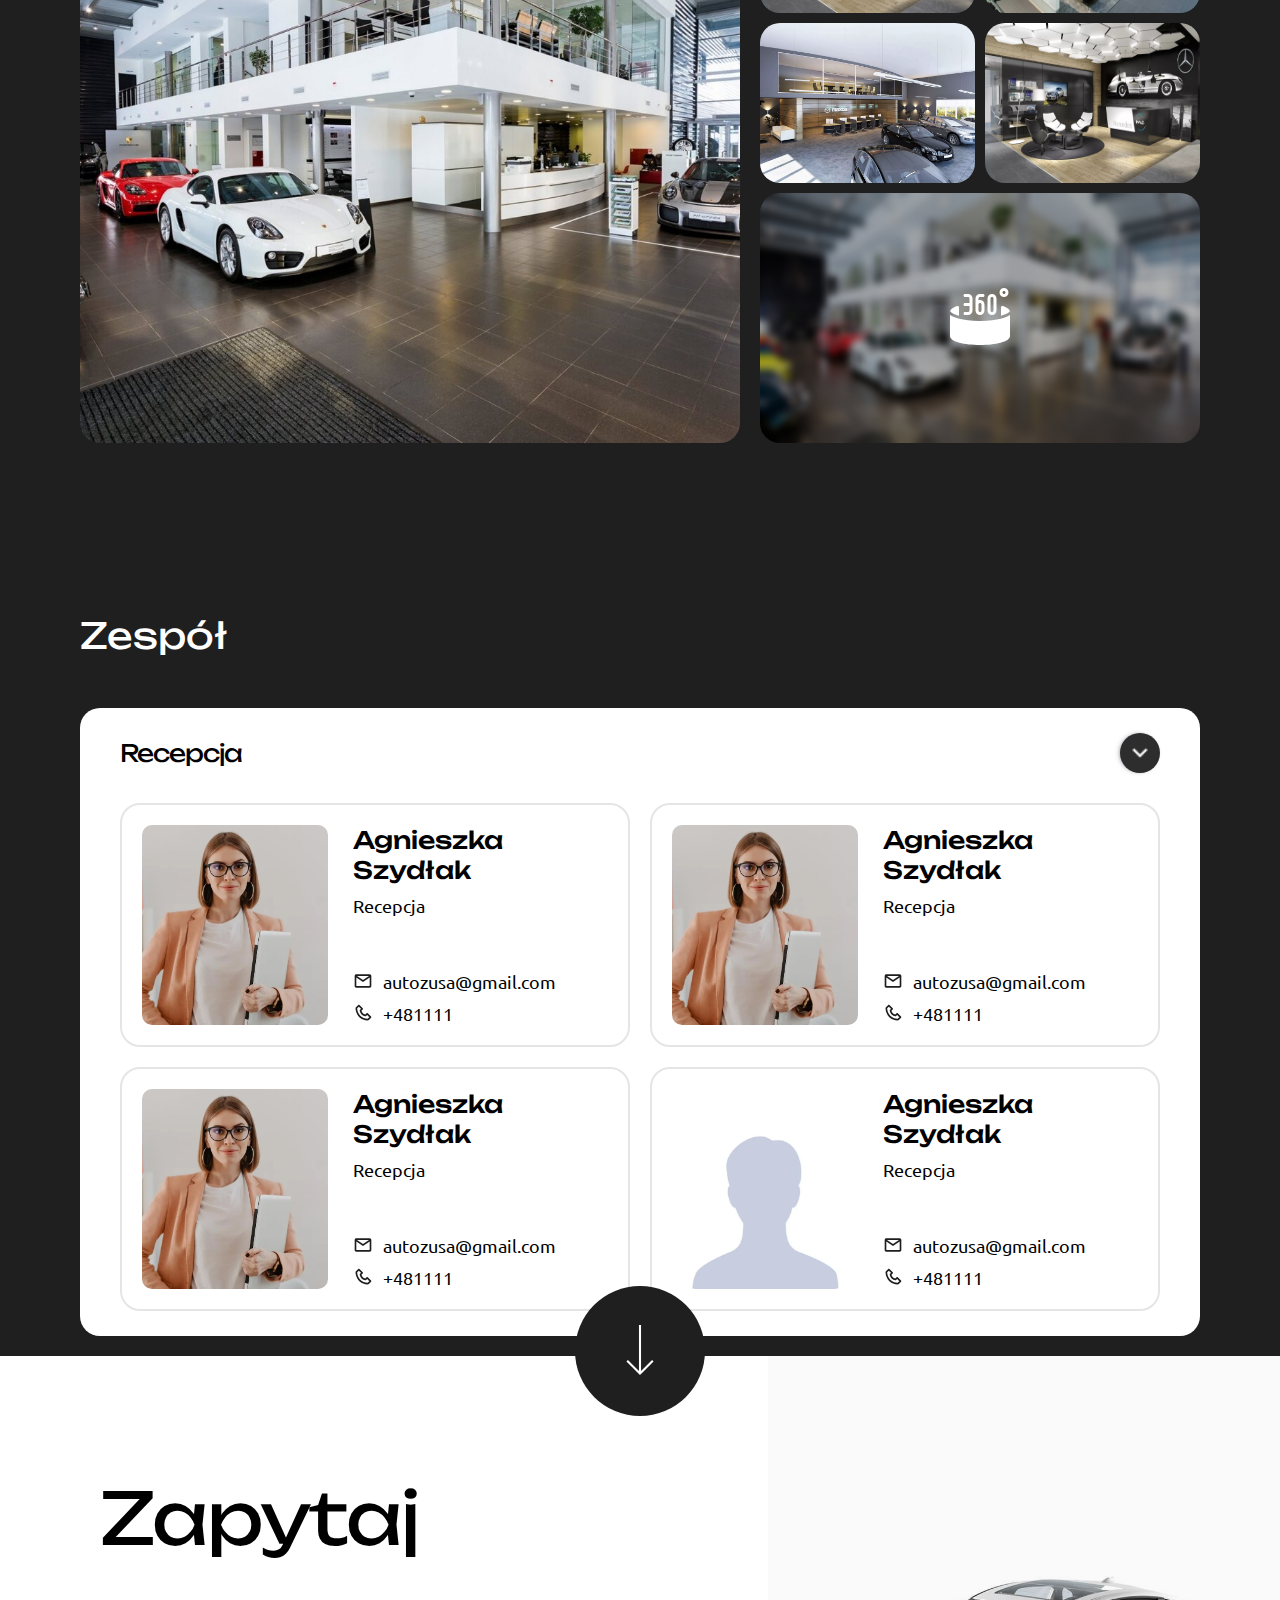
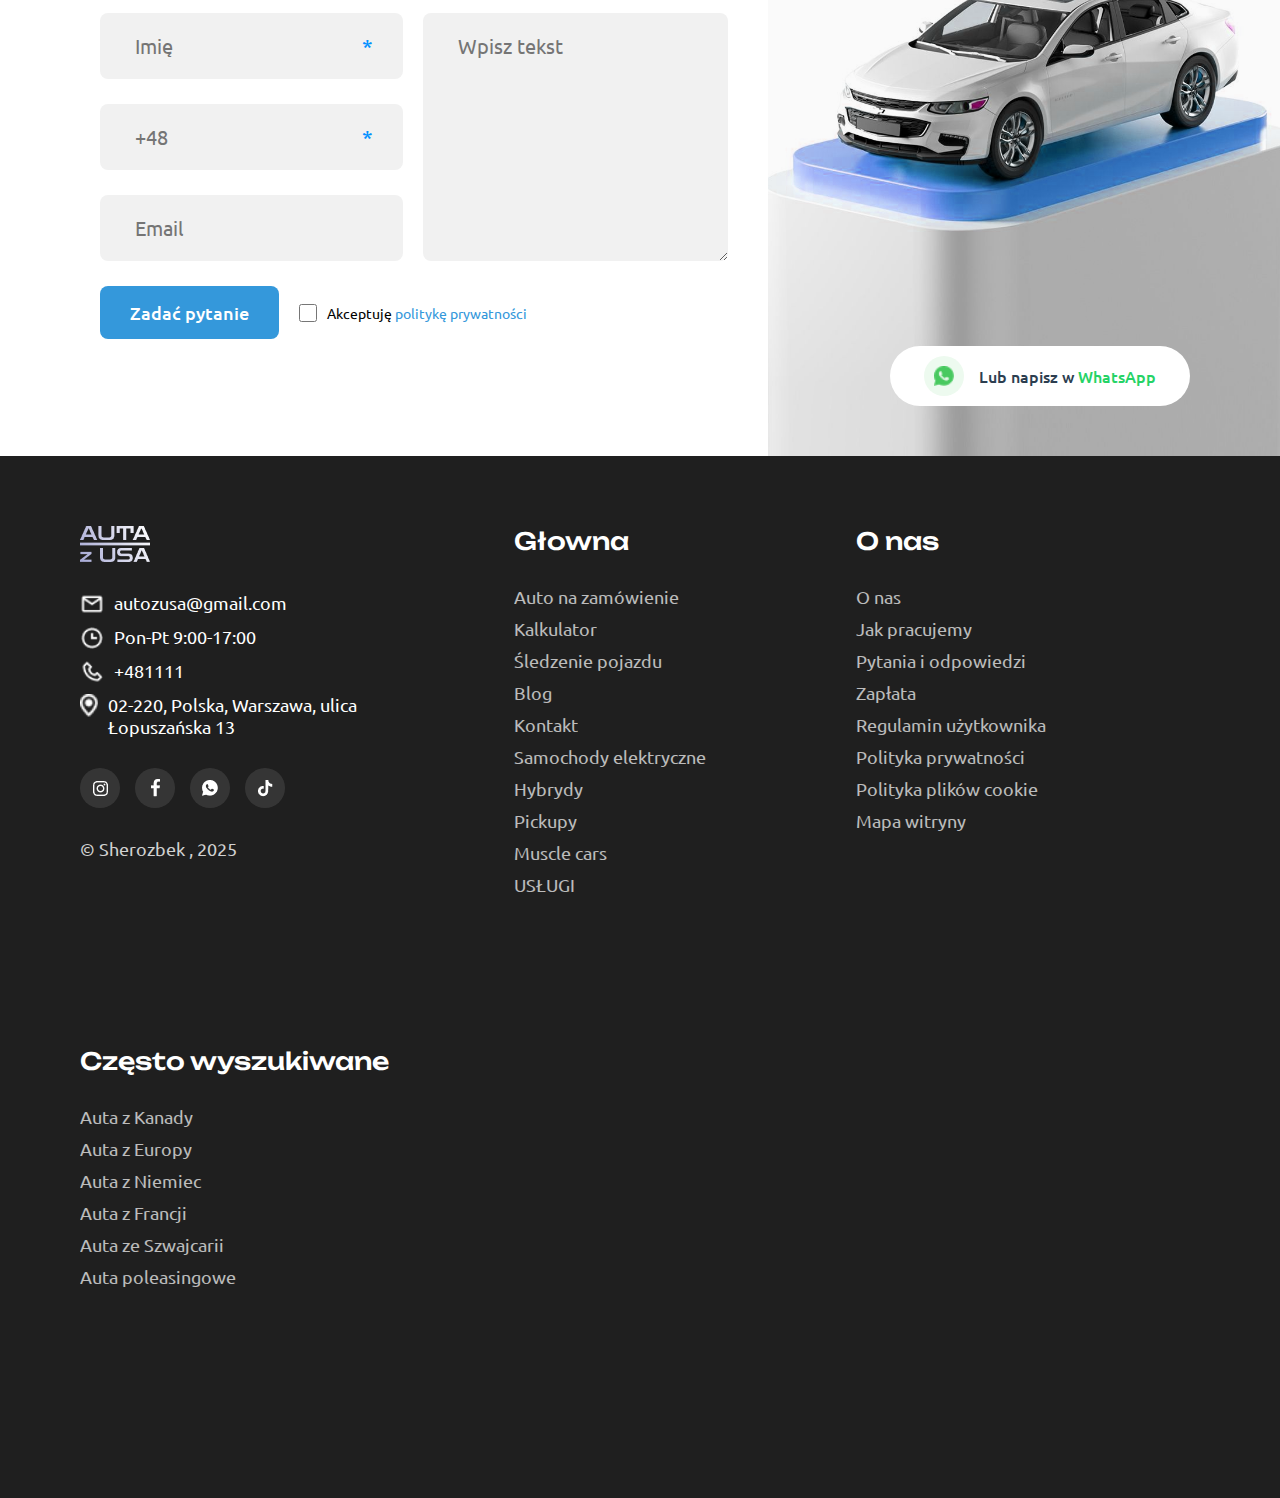
<file: pages/kontakt/kontakt.html>
<!DOCTYPE html>
<html lang="en">

<head>
  <meta charset="UTF-8">
  <meta name="viewport" content="width=device-width, initial-scale=1.0">
  <title>Auto Z USA</title>
  <link rel="preconnect" href="https://fonts.googleapis.com">
  <link rel="preconnect" href="https://fonts.gstatic.com" crossorigin>
  <link rel="icon" href="/assets/icon/favicon.png">
  <link
    href="https://fonts.googleapis.com/css2?family=Ubuntu:ital,wght@0,300;0,400;0,500;0,700;1,300;1,400;1,500;1,700&family=Unbounded:wght@200..900&display=swap"
    rel="stylesheet">

  <!-- Link Swiper's CSS -->
  <link rel="stylesheet" href="https://cdn.jsdelivr.net/npm/swiper@11/swiper-bundle.min.css" />
  <link rel="stylesheet" href="/global/index.css">
  <link rel="stylesheet" href="./kontakt.css">
</head>

<body>

  <div class="container">
    <button id="scrollTopBtn" class="scroll-top-btn"><svg width="50" height="50" viewBox="0 0 50 50" fill="none"
        xmlns="http://www.w3.org/2000/svg">
        <path
          d="M38.5417 13.5417L25.0001 0L11.4584 13.5417L12.9313 15.0146L23.9584 3.9875L23.9584 50H26.0417L26.0417 3.9875L37.0688 15.0146L38.5417 13.5417Z"
          fill="#0090FF" />
      </svg>
    </button>

    <main>
      <header>
        <div class="header__top desktop__padding">
          <div class="header__nav">
            <a href="/index.html"><img src="/assets/logo_navbat.png" alt="logo"></a>
            <a href="#">Śledzenie pojazdu</a>
            <a href="#">O nas</a>
            <a href="/pages/blog/blog.html">Blog</a>
            <a href="/pages/kontakt/kontakt.html">Kontakt</a>
          </div>
          <div class="header__info">
            <div class="header__info__elem">
              <img src="/assets/icon/clock.png" alt="">
              <p>Pon-Pt 9:00-17:00</p>
            </div>
            <div class="header__info__elem">
              <img src="/assets/icon/phone.png" alt="">
              <a href="tel:+481111">
                <p>+481111</p>
              </a>
              <a href="tel:+48510272737">
                <h3>+48 510 272 737</h3>
              </a>
            </div>
          </div>
          <div class="header__btn">
            <div class="header__socials">
              <div class="header__social"><a href="#"><img src="/assets/icon/instagram.png" alt="instagram"></a></div>
              <div class="header__social"><a href="#"><img src="/assets/icon/facebook.png" alt="facebook"></a></div>
              <div class="header__social"><a href="#"><img src="/assets/icon/whatsapp.png" alt="whatsapp"></a></div>
              <div class="header__social"><a href="#"><img src="/assets/icon/tiktok.png" alt="tiktok"></a></div>
            </div>
            <div class="header__btn__heart">
              <h4 class="notifications">2</h4>
              <img src="/assets/icon/heart_outline.png" alt="heart">
              <p>Ulubione auta</p>
            </div>
            <button>Zapytaj</button>
            <img src="/assets/icon/hamburger.png" class="hamburger" alt="hamburger">
          </div>
        </div>
        <div class="header__bottom desktop__padding">
          <a href="/pages/zamowienie/zamowienie.html">Auto na zamowienie</a>
          <a href="#">Samochody elektryczne</a>
          <a href="#">Hybrydy</a>
          <a href="#">Pickupy</a>
          <a href="#">Muscle cars</a>
          <a href="#">Uslugi</a>
          <a href="/pages/kalkulator/kalkulator.html">Kalkulator</a>
        </div>
      </header>
      <div class="sticky__header">
        <div class="sticky__header__nav">
          <a href="/index.html"><img src="/assets/logo_navbat.png" alt="logo"></a>
          <div class="sticky__header__close">
            <p>Zamknąć</p>
            <img src="/assets/icon/close_big.png" alt="close">
          </div>
        </div>
        <div class="sticky__header__links">
          <a href="/pages/zamowienie/zamowienie.html">Auto na zamowienie</a>
          <a href="#">Samochody elektryczne</a>
          <a href="#">Hybrydy</a>
          <a href="#">Pickupy</a>
          <a href="#">Muscle cars</a>
          <a href="#">Uslugi</a>
          <a href="/pages/kalkulator/kalkulator.html">Kalkulator</a>
          <a href="#">Śledzenie pojazdu</a>
          <a href="#">O nas</a>
          <a href="/pages/blog/blog.html">Blog</a>
          <a href="/pages/kontakt/kontakt.html">Kontakt</a>
        </div>
      </div>
      <div class="zapytaj__layout">
        <form class="zl__form" novalidate>
          <img src="/assets/icon/close_big.png" class="close__img" alt="">
          <h2 class="zl__title" class="input">Zapytaj</h2>
          <div class="input-wrapper">
            <div class="input-wrapper-inside">
              <input type="text" class="input" placeholder="Imię" required>
              <p class="star">*</p>
            </div>
            <h4>Koniecznie do wypełnienia</h4>
          </div>

          <div class="input-wrapper">
            <div class="input-wrapper-inside">
              <input type="number" class="input" placeholder="+48" required>
              <p class="star">*</p>
            </div>
            <h4>Koniecznie do wypełnienia</h4>
          </div>
          <div class="input-wrapper">
            <input type="email" class="input" placeholder="email">
          </div>
          <textarea placeholder="Wpisz tekst"></textarea>
          <div class="zl__check">
            <input type="checkbox">
            <p>Akceptuję <a href="#">politykę prywatności</a></p>
          </div>
          <p class="desc">Administratorem Twoich danych osobowych będzie Purplelabs Będziemy
            przetwarzać Twoje dane osobowe w celu nawiązania z Tobą kontaktu w związku ze
            złożonym zgłoszeniem. Masz prawo żądania dostępu do treści swoich danych osobowych,
            prawo do ich sprostowania, usunięcia lub ograniczenia przetwarzania, prawo do wyrażenia
            sprzeciwu wobec dalszego przetwarzania Twoich danych, a także prawo wniesienia skargi
            do Prezesa Urzędu Ochrony Danych Osobowych. Szczegółowe informacje o przetwarzaniu
            danych osobowych znajdują się w Polityce Prywatności.</p>
          <button>Zadać pytanie</button>
        </form>
      </div>
      <div class="breadcrumb desktop__padding">
        <a href="/index.html">Główna</a>
        <img src="/assets/icon/arrow.png" alt="">
        <a href="/pages/kontakt/kontakt.html">Kontakt</a>
      </div>
      <div class="section__header desktop__padding">
        <h1>Kontakt</h1>
      </div>
      <div class="kontakt__info desktop__padding">
        <div class="ki__card">
          <h3 class="ki__title">Skontaktuj się z nami</h3>
          <div class="ki__icon__and__label">
            <svg width="20" height="20" viewBox="0 0 20 20" fill="none" xmlns="http://www.w3.org/2000/svg">
              <path
                d="M16.666 16.6667H3.33268C2.41221 16.6667 1.66602 15.9205 1.66602 15V4.9275C1.70486 4.03545 2.43979 3.33248 3.33268 3.33333H16.666C17.5865 3.33333 18.3327 4.07952 18.3327 5V15C18.3327 15.9205 17.5865 16.6667 16.666 16.6667ZM3.33268 6.55666V15H16.666V6.55666L9.99935 11L3.33268 6.55666ZM3.99935 5L9.99935 9L15.9994 5H3.99935Z"
                fill="#1E1E1E" />
            </svg>

            <a href="mailto:autozusa@gmail.com">
              <p>autozusa@gmail.com</p>
            </a>
          </div>
          <div class="ki__icon__and__label">
            <svg width="20" height="20" viewBox="0 0 20 20" fill="none" xmlns="http://www.w3.org/2000/svg">
              <path
                d="M14.6629 17.505H14.6396C11.4382 17.4262 8.38318 16.1479 6.07962 13.9233C3.85422 11.6218 2.57519 8.56796 2.49619 5.36749C2.49147 4.91916 2.6675 4.48779 2.98462 4.17083L5.24628 1.91083C5.5717 1.58551 6.0992 1.58551 6.42462 1.91083L9.75795 5.24416C10.0833 5.56958 10.0833 6.09708 9.75795 6.42249L8.42795 7.74999C8.67462 8.6716 9.12901 9.52449 9.75628 10.2433C10.4738 10.8708 11.3256 11.3255 12.2463 11.5725L13.5796 10.2442C13.905 9.91884 14.4325 9.91884 14.7579 10.2442L18.0913 13.5775C18.4166 13.9029 18.4166 14.4304 18.0913 14.7558L15.8296 17.0167C15.5212 17.3282 15.1013 17.504 14.6629 17.505ZM5.83378 3.67916H5.82962L4.16295 5.34916C4.2309 8.11471 5.33488 10.7539 7.25628 12.7442C9.24664 14.6649 11.8853 15.7688 14.6504 15.8375L16.3229 14.1667L14.1629 12.0125L13.0854 13.0892C12.9313 13.245 12.7213 13.3329 12.5021 13.3333C12.4436 13.3334 12.3852 13.3272 12.3279 13.315C10.9393 13.0078 9.64994 12.3571 8.57795 11.4225C7.64333 10.3505 6.99263 9.06114 6.68545 7.67249C6.6275 7.39647 6.71311 7.10986 6.91295 6.91083L7.98962 5.83333L5.83378 3.67916Z"
                fill="#1E1E1E" />
            </svg>

            <a href="tel:+481111">
              <p>+481111</p>
            </a>
          </div>
          <div class="ki__icon__and__label">
            <svg width="20" height="20" viewBox="0 0 20 20" fill="none" xmlns="http://www.w3.org/2000/svg">
              <path
                d="M9.99935 18.3333C5.39698 18.3333 1.66602 14.6024 1.66602 9.99999C1.66602 5.39762 5.39698 1.66666 9.99935 1.66666C14.6017 1.66666 18.3327 5.39762 18.3327 9.99999C18.3276 14.6003 14.5996 18.3283 9.99935 18.3333ZM9.99935 3.33332C6.31745 3.33332 3.33268 6.31809 3.33268 9.99999C3.33268 13.6819 6.31745 16.6667 9.99935 16.6667C13.6812 16.6667 16.666 13.6819 16.666 9.99999C16.6619 6.3198 13.6795 3.33746 9.99935 3.33332ZM14.166 10.8333H9.16602V5.83332H10.8327V9.16666H14.166V10.8333Z"
                fill="#1E1E1E" />
            </svg>

            <p>Pon-Pt 9:00-17:00</p>
          </div>
          <p class="ki__desc">Możesz napisać do nas w sieciach społecznościowych:</p>
          <div class="ki__icons">
            <div class="ki__icon">
              <svg width="15" height="15" viewBox="0 0 15 15" fill="none" xmlns="http://www.w3.org/2000/svg">
                <path
                  d="M7.5 1.35542C9.48795 1.35542 9.75904 1.35542 10.5723 1.35542C11.2952 1.35542 11.6566 1.53614 11.9277 1.62651C12.2892 1.80723 12.5602 1.89759 12.8313 2.16868C13.1024 2.43976 13.2831 2.71084 13.3735 3.07229C13.4639 3.34337 13.5542 3.70482 13.6446 4.42771C13.6446 5.24096 13.6446 5.42169 13.6446 7.5C13.6446 9.57831 13.6446 9.75904 13.6446 10.5723C13.6446 11.2952 13.4639 11.6566 13.3735 11.9277C13.1928 12.2892 13.1024 12.5602 12.8313 12.8313C12.5602 13.1024 12.2892 13.2831 11.9277 13.3735C11.6566 13.4639 11.2952 13.5542 10.5723 13.6446C9.75904 13.6446 9.57831 13.6446 7.5 13.6446C5.42169 13.6446 5.24096 13.6446 4.42771 13.6446C3.70482 13.6446 3.34337 13.4639 3.07229 13.3735C2.71084 13.1928 2.43976 13.1024 2.16868 12.8313C1.89759 12.5602 1.71687 12.2892 1.62651 11.9277C1.53614 11.6566 1.44578 11.2952 1.35542 10.5723C1.35542 9.75904 1.35542 9.57831 1.35542 7.5C1.35542 5.42169 1.35542 5.24096 1.35542 4.42771C1.35542 3.70482 1.53614 3.34337 1.62651 3.07229C1.80723 2.71084 1.89759 2.43976 2.16868 2.16868C2.43976 1.89759 2.71084 1.71687 3.07229 1.62651C3.34337 1.53614 3.70482 1.44578 4.42771 1.35542C5.24096 1.35542 5.51205 1.35542 7.5 1.35542ZM7.5 0C5.42169 0 5.24096 0 4.42771 0C3.61446 0 3.07229 0.180723 2.62048 0.361446C2.16868 0.542169 1.71687 0.813254 1.26506 1.26506C0.813254 1.71687 0.632531 2.07831 0.361446 2.62048C0.180723 3.07229 0.0903615 3.61446 0 4.42771C0 5.24096 0 5.51205 0 7.5C0 9.57831 0 9.75904 0 10.5723C0 11.3855 0.180723 11.9277 0.361446 12.3795C0.542169 12.8313 0.813254 13.2831 1.26506 13.7349C1.71687 14.1867 2.07831 14.3675 2.62048 14.6386C3.07229 14.8193 3.61446 14.9096 4.42771 15C5.24096 15 5.51205 15 7.5 15C9.48795 15 9.75904 15 10.5723 15C11.3855 15 11.9277 14.8193 12.3795 14.6386C12.8313 14.4578 13.2831 14.1867 13.7349 13.7349C14.1867 13.2831 14.3675 12.9217 14.6386 12.3795C14.8193 11.9277 14.9096 11.3855 15 10.5723C15 9.75904 15 9.48795 15 7.5C15 5.51205 15 5.24096 15 4.42771C15 3.61446 14.8193 3.07229 14.6386 2.62048C14.4578 2.16868 14.1867 1.71687 13.7349 1.26506C13.2831 0.813254 12.9217 0.632531 12.3795 0.361446C11.9277 0.180723 11.3855 0.0903615 10.5723 0C9.75904 0 9.57831 0 7.5 0Z"
                  fill="#1E1E1E" />
                <path
                  d="M7.5 3.61446C5.33133 3.61446 3.61446 5.33133 3.61446 7.5C3.61446 9.66868 5.33133 11.3855 7.5 11.3855C9.66868 11.3855 11.3855 9.66868 11.3855 7.5C11.3855 5.33133 9.66868 3.61446 7.5 3.61446ZM7.5 10.0301C6.14458 10.0301 4.96988 8.94578 4.96988 7.5C4.96988 6.14458 6.05422 4.96988 7.5 4.96988C8.85542 4.96988 10.0301 6.05422 10.0301 7.5C10.0301 8.85542 8.85542 10.0301 7.5 10.0301Z"
                  fill="#1E1E1E" />
                <path
                  d="M11.4759 4.42771C11.975 4.42771 12.3795 4.02315 12.3795 3.5241C12.3795 3.02504 11.975 2.62048 11.4759 2.62048C10.9769 2.62048 10.5723 3.02504 10.5723 3.5241C10.5723 4.02315 10.9769 4.42771 11.4759 4.42771Z"
                  fill="#1E1E1E" />
              </svg>

            </div>
            <div class="ki__icon">
              <svg width="9" height="18" viewBox="0 0 9 18" fill="none" xmlns="http://www.w3.org/2000/svg">
                <path
                  d="M5.74281 9.27361H8.53444L8.97275 6.42041H5.74224V4.86101C5.74224 3.67574 6.12718 2.62471 7.22918 2.62471H9V0.134806C8.68887 0.0925362 8.03085 0 6.78747 0C4.19114 0 2.669 1.37947 2.669 4.52228V6.42041H0V9.27361H2.669V17.1158C3.19758 17.1957 3.73297 17.25 4.28255 17.25C4.77933 17.25 5.26419 17.2043 5.74281 17.1392V9.27361Z"
                  fill="#1E1E1E" />
              </svg>


            </div>
            <div class="ki__icon">
              <svg width="16" height="16" viewBox="0 0 16 16" fill="none" xmlns="http://www.w3.org/2000/svg">
                <path
                  d="M13.4451 2.29687C11.9634 0.820312 9.9878 0 7.90244 0C3.56707 0 0.0548772 3.5 0.0548772 7.82031C0.0548772 9.1875 0.439024 10.5547 1.09756 11.7031L0 15.75L4.17073 14.6562C5.32317 15.2578 6.58536 15.5859 7.90244 15.5859C12.2378 15.5859 15.75 12.0859 15.75 7.76563C15.6951 5.74219 14.9268 3.77344 13.4451 2.29687ZM11.689 10.6094C11.5244 11.0469 10.7561 11.4844 10.372 11.5391C10.0427 11.5937 9.60366 11.5938 9.16463 11.4844C8.89024 11.375 8.5061 11.2656 8.06707 11.0469C6.09146 10.2266 4.82927 8.25781 4.71951 8.09375C4.60976 7.98437 3.89634 7.05469 3.89634 6.07031C3.89634 5.08594 4.39024 4.64844 4.55488 4.42969C4.71951 4.21094 4.93902 4.21094 5.10366 4.21094C5.21341 4.21094 5.37805 4.21094 5.4878 4.21094C5.59756 4.21094 5.76219 4.15625 5.92683 4.53906C6.09146 4.92187 6.47561 5.90625 6.53049 5.96094C6.58536 6.07031 6.58536 6.17969 6.53049 6.28906C6.47561 6.39844 6.42073 6.50781 6.31097 6.61719C6.20122 6.72656 6.09146 6.89062 6.03658 6.94531C5.92683 7.05469 5.81707 7.16406 5.92683 7.32812C6.03659 7.54687 6.42073 8.14844 7.02439 8.69531C7.79268 9.35156 8.39634 9.57031 8.61585 9.67969C8.83537 9.78906 8.94512 9.73437 9.05488 9.625C9.16463 9.51562 9.54878 9.07812 9.65854 8.85938C9.76829 8.64062 9.93293 8.69531 10.0976 8.75C10.2622 8.80469 11.25 9.29688 11.4146 9.40625C11.6341 9.51562 11.7439 9.57031 11.7988 9.625C11.8537 9.78906 11.8537 10.1719 11.689 10.6094Z"
                  fill="#1E1E1E" />
              </svg>

            </div>
            <div class="ki__icon">
              <svg width="15" height="17" viewBox="0 0 15 17" fill="none" xmlns="http://www.w3.org/2000/svg">
                <path
                  d="M14.2322 3.94018C13.1872 3.94016 12.185 3.52502 11.4461 2.78609C10.7072 2.04716 10.2921 1.04498 10.2921 0H7.47713V11.023C7.47661 11.5256 7.31792 12.0153 7.02356 12.4226C6.72921 12.8299 6.31411 13.1343 5.83711 13.2926C5.36011 13.4508 4.8454 13.4549 4.36593 13.3043C3.88647 13.1537 3.46657 12.856 3.16575 12.4534C2.86493 12.0508 2.69845 11.5637 2.68991 11.0612C2.68136 10.5587 2.83119 10.0663 3.11815 9.65372C3.40511 9.24113 3.81464 8.92933 4.28871 8.7625C4.76278 8.59567 5.27733 8.58227 5.75944 8.72422V5.98778C4.73488 5.84963 3.69255 6.02733 2.77165 6.49716C1.85074 6.96699 1.09509 7.70659 0.605584 8.61719C0.116083 9.52779 -0.0839654 10.5661 0.0321519 11.5934C0.148269 12.6206 0.575025 13.5881 1.25543 14.3664C1.93584 15.1448 2.83752 15.697 3.84007 15.9495C4.84261 16.2019 5.8983 16.1424 6.86617 15.7791C7.83405 15.4157 8.66803 14.7657 9.25676 13.9159C9.8455 13.0661 10.161 12.0569 10.161 11.023L10.2431 5.45125C11.3998 6.30031 12.7976 6.75716 14.2324 6.75502L14.2322 3.94018Z"
                  fill="#1E1E1E" />
              </svg>

            </div>
          </div>
        </div>
        <div class="ki__card">
          <h3 class="ki__title">Gdzie jesteśmy</h3>
          <div class="ki__icon__and__label">
            <svg width="20" height="20" viewBox="0 0 20 20" fill="none" xmlns="http://www.w3.org/2000/svg">
              <path
                d="M9.99935 18.3333C5.39698 18.3333 1.66602 14.6024 1.66602 9.99999C1.66602 5.39762 5.39698 1.66666 9.99935 1.66666C14.6017 1.66666 18.3327 5.39762 18.3327 9.99999C18.3276 14.6003 14.5996 18.3283 9.99935 18.3333ZM9.99935 3.33332C6.31745 3.33332 3.33268 6.31809 3.33268 9.99999C3.33268 13.6819 6.31745 16.6667 9.99935 16.6667C13.6812 16.6667 16.666 13.6819 16.666 9.99999C16.6619 6.3198 13.6795 3.33746 9.99935 3.33332ZM14.166 10.8333H9.16602V5.83332H10.8327V9.16666H14.166V10.8333Z"
                fill="#1E1E1E" />
            </svg>

            <p>Pon-Pt 9:00-17:00</p>
          </div>
          <div class="ki__icon__and__label">
            <svg width="20" height="20" viewBox="0 0 20 20" fill="none" xmlns="http://www.w3.org/2000/svg">
              <path
                d="M9.99935 17.5C8.94679 16.6022 7.97117 15.6179 7.08268 14.5575C5.74935 12.965 4.16602 10.5933 4.16602 8.33334C4.16483 5.97297 5.58622 3.8445 7.76691 2.94118C9.94759 2.03785 12.4577 2.53771 14.126 4.20751C15.2231 5.29968 15.8376 6.78534 15.8327 8.33334C15.8327 10.5933 14.2494 12.965 12.916 14.5575C12.0275 15.6179 11.0519 16.6022 9.99935 17.5ZM9.99935 4.16668C7.69931 4.16943 5.83544 6.0333 5.83268 8.33334C5.83268 9.30501 6.27185 10.9875 8.36185 13.4883C8.87697 14.1034 9.42353 14.6914 9.99935 15.25C10.5752 14.6921 11.1221 14.1049 11.6377 13.4908C13.7268 10.9867 14.166 9.30418 14.166 8.33334C14.1633 6.0333 12.2994 4.16943 9.99935 4.16668ZM9.99935 10.8333C8.61864 10.8333 7.49935 9.71406 7.49935 8.33334C7.49935 6.95263 8.61864 5.83334 9.99935 5.83334C11.3801 5.83334 12.4994 6.95263 12.4994 8.33334C12.4994 8.99639 12.236 9.63227 11.7671 10.1011C11.2983 10.57 10.6624 10.8333 9.99935 10.8333Z"
                fill="#1E1E1E" />
            </svg>

            <a href="https://share.google/66cCx637ZxVGFRDwt">
              <p>02-220, Polska,Warszawa,ulica Łopuszańska 13</p>
            </a>
          </div>
        </div>
        <div class="ki__card">
          <h3 class="ki__title">Dane prawne</h3>
          <div class="ki__infos">
            <div class="ki__info">
              <p class="kii__title">Nazwa firmy:</p>
              <p class="kii__text">Auta z USA</p>
            </div>
            <div class="ki__info">
              <p class="kii__title">NIP:</p>
              <p class="kii__text">525-28-34-567</p>
            </div>
            <div class="ki__info">
              <p class="kii__title">REGON:</p>
              <p class="kii__text">146789012</p>
            </div>
            <div class="ki__info">
              <p class="kii__title">KRS:</p>
              <p class="kii__text">0000456789</p>
            </div>
          </div>
          <div class="ki__info">
            <p class="kii__title">Osoba kontaktowa:</p>
            <p class="kii__text">Jan Kowalski – Kierownik sprzedaży</p>
          </div>
        </div>
      </div>
      <div class="kontakt__map desktop__padding">
        <iframe
          src="https://www.google.com/maps/embed?pb=!1m14!1m8!1m3!1d2445.9404468984494!2d20.9537474!3d52.1899552!3m2!1i1024!2i768!4f13.1!3m3!1m2!1s0x4719335af62001bb%3A0x29c6bc78ecf0a840!2zxYFvcHVzemHFhHNrYSAxMywgMDItMjIwIFdhcnN6YXdhLCDQn9C-0LvRjNGI0LA!5e0!3m2!1sru!2s!4v1763537484276!5m2!1sru!2s"
          class="km_map" style="border:0;" allowfullscreen="" loading="lazy"
          referrerpolicy="no-referrer-when-downgrade"></iframe>
      </div>
      <div class="section__header desktop__padding">
        <h2>Nasze biuro</h2>
      </div>
      <div class="gallery desktop__padding">
        <div class="g__left">
          <img src="../../assets/kontakt1.png" alt="kontakt1.png">
        </div>
        <div class="g__right">
          <div class="gr__double">
            <div class="gr__image">
              <img src="../../assets/kontakt2.png" class="gr__img" alt="">
            </div>
            <div class="gr__image">
              <img src="../../assets/kontakt3.png" class="gr__img" alt="">
            </div>
          </div>
          <div class="gr__double">
            <div class="gr__image">
              <img src="../../assets/kontakt4.png" class="gr__img" alt="">
            </div>
            <div class="gr__image">
              <img src="../../assets/kontakt5.png" class="gr__img" alt="">
            </div>
          </div>
          <div class="gr__one last__image">
            <img src="../../assets/kontakt6.png" class="gr__img" alt="">
            <div class="go__icon">
              <svg width="60" height="60" viewBox="0 0 60 60" fill="none" xmlns="http://www.w3.org/2000/svg">
                <g clip-path="url(#clip0_291_8067)">
                  <path
                    d="M53.9991 9.09362C56.4842 9.09362 58.4991 7.07931 58.4991 4.59362C58.4991 2.1085 56.4842 0.0936279 53.9991 0.0936279C51.514 0.0936279 49.4991 2.1085 49.4991 4.59362C49.5019 7.07818 51.5151 9.09081 53.9991 9.09362ZM53.9991 3.094C54.8274 3.094 55.4993 3.7652 55.4993 4.59362C55.4993 5.42205 54.8275 6.09381 53.9991 6.09381C53.1707 6.09381 52.4989 5.42205 52.4989 4.59362C52.4995 3.76577 53.1707 3.09456 53.9991 3.094ZM17.9991 24.0938H14.9993C14.171 24.0938 13.4991 24.7656 13.4991 25.594C13.4991 26.4224 14.1709 27.0936 14.9993 27.0936H17.9991C20.4831 27.0908 22.4963 25.0782 22.4991 22.5936V10.5938C22.4963 8.10981 20.4831 6.09662 17.9991 6.09381H14.9993C14.171 6.09381 13.4991 6.76558 13.4991 7.594C13.4991 8.42242 14.1709 9.09362 14.9993 9.09362H17.9991C18.8274 9.09418 19.4988 9.76539 19.4993 10.5938V15.0938H14.9993C14.171 15.0938 13.4991 15.7656 13.4991 16.594C13.4991 17.4224 14.1709 18.0936 14.9993 18.0936H19.4993V22.5936C19.4988 23.4219 18.8275 24.0932 17.9991 24.0938ZM29.9989 27.0936C32.4835 27.0908 34.4961 25.0782 34.4989 22.5936V16.594C34.4961 14.1094 32.4835 12.0968 29.9989 12.094C29.4871 12.0989 28.9794 12.1924 28.4993 12.3703V10.5938C28.4999 9.76553 29.1711 9.09418 29.9989 9.09362H32.9993C33.8276 9.09362 34.4989 8.42242 34.4989 7.594C34.4989 6.76558 33.8277 6.09381 32.9993 6.09381H29.9989C27.5149 6.09662 25.5017 8.10981 25.4989 10.5938V22.5936C25.5017 25.0782 27.5149 27.0908 29.9989 27.0936ZM28.4993 16.594C28.4993 15.7657 29.1705 15.0938 29.9989 15.0938C30.8274 15.0938 31.4991 15.7656 31.4991 16.594V22.5936C31.4991 23.4219 30.8274 24.0938 29.9989 24.0938C29.1705 24.0938 28.4993 23.422 28.4993 22.5936V16.594ZM41.9993 27.0936C44.4833 27.0908 46.4965 25.0782 46.4993 22.5936V10.5938C46.4993 8.10868 44.4844 6.09381 41.9993 6.09381C39.5136 6.09381 37.4993 8.10868 37.4993 10.5938V22.5936C37.5021 25.0782 39.5147 27.0908 41.9993 27.0936ZM40.4991 10.5938C40.4991 9.76553 41.1709 9.09362 41.9993 9.09362C42.8277 9.09362 43.4989 9.76539 43.4989 10.5938V22.5936C43.4989 23.4219 42.8277 24.0938 41.9993 24.0938C41.1709 24.0938 40.4991 23.422 40.4991 22.5936V10.5938ZM51.6244 18.2826C51.4308 18.4215 51.2731 18.6045 51.1644 18.8165C51.0557 19.0284 50.9991 19.2633 50.9993 19.5015V27.6374C55.0493 26.8184 58.9051 24.8699 59.9086 23.3676C59.4746 21.2752 57.1604 19.4976 52.9813 18.0804C52.7551 18.0049 52.5144 17.9838 52.2786 18.0189C52.0428 18.0541 51.8186 18.1444 51.6244 18.2826ZM8.99913 27.6375V19.5015C8.99899 19.2632 8.94211 19.0284 8.83318 18.8164C8.72425 18.6044 8.56642 18.4214 8.37273 18.2825C8.17904 18.1437 7.95507 18.0529 7.71935 18.0178C7.48363 17.9827 7.24293 18.0042 7.01717 18.0805C2.83751 19.4982 0.523672 21.2757 0.0898438 23.3675C1.0932 24.87 4.949 26.8185 8.99913 27.6375Z"
                    fill="white" />
                  <path
                    d="M30.7502 33.0834V33.0768H29.25V33.0834C12.2597 32.9719 2.6789 29.1722 0 27.0936V48.094C0 54.003 15.0924 57.094 29.9998 57.094C44.9077 57.094 60.0001 54.003 60.0001 48.094V27.0936C57.3212 29.1722 47.7405 32.9717 30.7502 33.0834Z"
                    fill="white" />
                </g>
                <defs>
                  <clipPath id="clip0_291_8067">
                    <rect width="60" height="60" fill="white" />
                  </clipPath>
                </defs>
              </svg>
            </div>

          </div>
        </div>
      </div>
      <div class="section__header desktop__padding">
        <h2>Zespół</h2>
      </div>
      <div class="reception__container desktop__padding">
        <div class="reception reception__active">
          <h3 class="reception__title">
            Recepcja
            <img class="rt__image" src="../../assets/icon/arrow.png" alt="">
          </h3>
          <div class="reception__cards">
            <div class="reception__card">
              <div class="rc__image">
                <img src="../../assets/thegirl.png" alt="">
              </div>
              <div class="rc__info">
                <div class="rci__top">
                  <h2 class="rci__title">
                    Agnieszka Szydłak
                  </h2>
                  <p class="rci__career">
                    Recepcja
                  </p>
                </div>
                <div class="rci__bottom">
                  <div class="rci__contact">
                    <svg width="20" height="20" viewBox="0 0 20 20" fill="none" xmlns="http://www.w3.org/2000/svg">
                      <path
                        d="M16.666 16.6666H3.33268C2.41221 16.6666 1.66602 15.9204 1.66602 14.9999V4.92742C1.70486 4.03538 2.43979 3.33241 3.33268 3.33325H16.666C17.5865 3.33325 18.3327 4.07945 18.3327 4.99992V14.9999C18.3327 15.9204 17.5865 16.6666 16.666 16.6666ZM3.33268 6.55659V14.9999H16.666V6.55659L9.99935 10.9999L3.33268 6.55659ZM3.99935 4.99992L9.99935 8.99992L15.9994 4.99992H3.99935Z"
                        fill="#1E1E1E" />
                    </svg>
                    <a href="mailto:autozusa@gmail.com">
                      <p class="rcic__text">autozusa@gmail.com</p>
                    </a>

                  </div>
                  <div class="rci__contact">
                    <svg width="20" height="20" viewBox="0 0 20 20" fill="none" xmlns="http://www.w3.org/2000/svg">
                      <path
                        d="M14.6629 17.5049H14.6396C11.4382 17.4261 8.38318 16.1478 6.07962 13.9232C3.85422 11.6218 2.57519 8.56787 2.49619 5.3674C2.49147 4.91907 2.6675 4.4877 2.98462 4.17074L5.24628 1.91074C5.5717 1.58542 6.0992 1.58542 6.42462 1.91074L9.75795 5.24407C10.0833 5.56949 10.0833 6.09699 9.75795 6.4224L8.42795 7.7499C8.67462 8.6715 9.12901 9.5244 9.75628 10.2432C10.4738 10.8707 11.3256 11.3254 12.2463 11.5724L13.5796 10.2441C13.905 9.91875 14.4325 9.91875 14.7579 10.2441L18.0913 13.5774C18.4166 13.9028 18.4166 14.4303 18.0913 14.7557L15.8296 17.0166C15.5212 17.3282 15.1013 17.5039 14.6629 17.5049ZM5.83378 3.67907H5.82962L4.16295 5.34907C4.2309 8.11462 5.33488 10.7538 7.25628 12.7441C9.24664 14.6648 11.8853 15.7687 14.6504 15.8374L16.3229 14.1666L14.1629 12.0124L13.0854 13.0891C12.9313 13.2449 12.7213 13.3328 12.5021 13.3332C12.4436 13.3333 12.3852 13.3271 12.3279 13.3149C10.9393 13.0077 9.64994 12.357 8.57795 11.4224C7.64333 10.3504 6.99263 9.06104 6.68545 7.6724C6.6275 7.39637 6.71311 7.10977 6.91295 6.91074L7.98962 5.83324L5.83378 3.67907Z"
                        fill="#1E1E1E" />
                    </svg>

                    <a href="tel:+481111">
                      <p class="rcic__text">+481111</p>
                    </a>
                  </div>
                </div>
              </div>
            </div>
            <div class="reception__card">
              <div class="rc__image">
                <img src="../../assets/thegirl.png" alt="">
              </div>
              <div class="rc__info">
                <div class="rci__top">
                  <h2 class="rci__title">
                    Agnieszka Szydłak
                  </h2>
                  <p class="rci__career">
                    Recepcja
                  </p>
                </div>
                <div class="rci__bottom">
                  <div class="rci__contact">
                    <svg width="20" height="20" viewBox="0 0 20 20" fill="none" xmlns="http://www.w3.org/2000/svg">
                      <path
                        d="M16.666 16.6666H3.33268C2.41221 16.6666 1.66602 15.9204 1.66602 14.9999V4.92742C1.70486 4.03538 2.43979 3.33241 3.33268 3.33325H16.666C17.5865 3.33325 18.3327 4.07945 18.3327 4.99992V14.9999C18.3327 15.9204 17.5865 16.6666 16.666 16.6666ZM3.33268 6.55659V14.9999H16.666V6.55659L9.99935 10.9999L3.33268 6.55659ZM3.99935 4.99992L9.99935 8.99992L15.9994 4.99992H3.99935Z"
                        fill="#1E1E1E" />
                    </svg>
                    <a href="mailto:autozusa@gmail.com">
                      <p class="rcic__text">autozusa@gmail.com</p>
                    </a>

                  </div>
                  <div class="rci__contact">
                    <svg width="20" height="20" viewBox="0 0 20 20" fill="none" xmlns="http://www.w3.org/2000/svg">
                      <path
                        d="M14.6629 17.5049H14.6396C11.4382 17.4261 8.38318 16.1478 6.07962 13.9232C3.85422 11.6218 2.57519 8.56787 2.49619 5.3674C2.49147 4.91907 2.6675 4.4877 2.98462 4.17074L5.24628 1.91074C5.5717 1.58542 6.0992 1.58542 6.42462 1.91074L9.75795 5.24407C10.0833 5.56949 10.0833 6.09699 9.75795 6.4224L8.42795 7.7499C8.67462 8.6715 9.12901 9.5244 9.75628 10.2432C10.4738 10.8707 11.3256 11.3254 12.2463 11.5724L13.5796 10.2441C13.905 9.91875 14.4325 9.91875 14.7579 10.2441L18.0913 13.5774C18.4166 13.9028 18.4166 14.4303 18.0913 14.7557L15.8296 17.0166C15.5212 17.3282 15.1013 17.5039 14.6629 17.5049ZM5.83378 3.67907H5.82962L4.16295 5.34907C4.2309 8.11462 5.33488 10.7538 7.25628 12.7441C9.24664 14.6648 11.8853 15.7687 14.6504 15.8374L16.3229 14.1666L14.1629 12.0124L13.0854 13.0891C12.9313 13.2449 12.7213 13.3328 12.5021 13.3332C12.4436 13.3333 12.3852 13.3271 12.3279 13.3149C10.9393 13.0077 9.64994 12.357 8.57795 11.4224C7.64333 10.3504 6.99263 9.06104 6.68545 7.6724C6.6275 7.39637 6.71311 7.10977 6.91295 6.91074L7.98962 5.83324L5.83378 3.67907Z"
                        fill="#1E1E1E" />
                    </svg>

                    <a href="tel:+481111">
                      <p class="rcic__text">+481111</p>
                    </a>
                  </div>
                </div>
              </div>
            </div>
            <div class="reception__card">
              <div class="rc__image">
                <img src="../../assets/thegirl.png" alt="">
              </div>
              <div class="rc__info">
                <div class="rci__top">
                  <h2 class="rci__title">
                    Agnieszka Szydłak
                  </h2>
                  <p class="rci__career">
                    Recepcja
                  </p>
                </div>
                <div class="rci__bottom">
                  <div class="rci__contact">
                    <svg width="20" height="20" viewBox="0 0 20 20" fill="none" xmlns="http://www.w3.org/2000/svg">
                      <path
                        d="M16.666 16.6666H3.33268C2.41221 16.6666 1.66602 15.9204 1.66602 14.9999V4.92742C1.70486 4.03538 2.43979 3.33241 3.33268 3.33325H16.666C17.5865 3.33325 18.3327 4.07945 18.3327 4.99992V14.9999C18.3327 15.9204 17.5865 16.6666 16.666 16.6666ZM3.33268 6.55659V14.9999H16.666V6.55659L9.99935 10.9999L3.33268 6.55659ZM3.99935 4.99992L9.99935 8.99992L15.9994 4.99992H3.99935Z"
                        fill="#1E1E1E" />
                    </svg>
                    <a href="mailto:autozusa@gmail.com">
                      <p class="rcic__text">autozusa@gmail.com</p>
                    </a>

                  </div>
                  <div class="rci__contact">
                    <svg width="20" height="20" viewBox="0 0 20 20" fill="none" xmlns="http://www.w3.org/2000/svg">
                      <path
                        d="M14.6629 17.5049H14.6396C11.4382 17.4261 8.38318 16.1478 6.07962 13.9232C3.85422 11.6218 2.57519 8.56787 2.49619 5.3674C2.49147 4.91907 2.6675 4.4877 2.98462 4.17074L5.24628 1.91074C5.5717 1.58542 6.0992 1.58542 6.42462 1.91074L9.75795 5.24407C10.0833 5.56949 10.0833 6.09699 9.75795 6.4224L8.42795 7.7499C8.67462 8.6715 9.12901 9.5244 9.75628 10.2432C10.4738 10.8707 11.3256 11.3254 12.2463 11.5724L13.5796 10.2441C13.905 9.91875 14.4325 9.91875 14.7579 10.2441L18.0913 13.5774C18.4166 13.9028 18.4166 14.4303 18.0913 14.7557L15.8296 17.0166C15.5212 17.3282 15.1013 17.5039 14.6629 17.5049ZM5.83378 3.67907H5.82962L4.16295 5.34907C4.2309 8.11462 5.33488 10.7538 7.25628 12.7441C9.24664 14.6648 11.8853 15.7687 14.6504 15.8374L16.3229 14.1666L14.1629 12.0124L13.0854 13.0891C12.9313 13.2449 12.7213 13.3328 12.5021 13.3332C12.4436 13.3333 12.3852 13.3271 12.3279 13.3149C10.9393 13.0077 9.64994 12.357 8.57795 11.4224C7.64333 10.3504 6.99263 9.06104 6.68545 7.6724C6.6275 7.39637 6.71311 7.10977 6.91295 6.91074L7.98962 5.83324L5.83378 3.67907Z"
                        fill="#1E1E1E" />
                    </svg>

                    <a href="tel:+481111">
                      <p class="rcic__text">+481111</p>
                    </a>
                  </div>
                </div>
              </div>
            </div>
            <div class="reception__card">
              <div class="rc__image">
                <img src="../../assets/theuser.png" alt="">
              </div>
              <div class="rc__info">
                <div class="rci__top">
                  <h2 class="rci__title">
                    Agnieszka Szydłak
                  </h2>
                  <p class="rci__career">
                    Recepcja
                  </p>
                </div>
                <div class="rci__bottom">
                  <div class="rci__contact">
                    <svg width="20" height="20" viewBox="0 0 20 20" fill="none" xmlns="http://www.w3.org/2000/svg">
                      <path
                        d="M16.666 16.6666H3.33268C2.41221 16.6666 1.66602 15.9204 1.66602 14.9999V4.92742C1.70486 4.03538 2.43979 3.33241 3.33268 3.33325H16.666C17.5865 3.33325 18.3327 4.07945 18.3327 4.99992V14.9999C18.3327 15.9204 17.5865 16.6666 16.666 16.6666ZM3.33268 6.55659V14.9999H16.666V6.55659L9.99935 10.9999L3.33268 6.55659ZM3.99935 4.99992L9.99935 8.99992L15.9994 4.99992H3.99935Z"
                        fill="#1E1E1E" />
                    </svg>
                    <a href="mailto:autozusa@gmail.com">
                      <p class="rcic__text">autozusa@gmail.com</p>
                    </a>

                  </div>
                  <div class="rci__contact">
                    <svg width="20" height="20" viewBox="0 0 20 20" fill="none" xmlns="http://www.w3.org/2000/svg">
                      <path
                        d="M14.6629 17.5049H14.6396C11.4382 17.4261 8.38318 16.1478 6.07962 13.9232C3.85422 11.6218 2.57519 8.56787 2.49619 5.3674C2.49147 4.91907 2.6675 4.4877 2.98462 4.17074L5.24628 1.91074C5.5717 1.58542 6.0992 1.58542 6.42462 1.91074L9.75795 5.24407C10.0833 5.56949 10.0833 6.09699 9.75795 6.4224L8.42795 7.7499C8.67462 8.6715 9.12901 9.5244 9.75628 10.2432C10.4738 10.8707 11.3256 11.3254 12.2463 11.5724L13.5796 10.2441C13.905 9.91875 14.4325 9.91875 14.7579 10.2441L18.0913 13.5774C18.4166 13.9028 18.4166 14.4303 18.0913 14.7557L15.8296 17.0166C15.5212 17.3282 15.1013 17.5039 14.6629 17.5049ZM5.83378 3.67907H5.82962L4.16295 5.34907C4.2309 8.11462 5.33488 10.7538 7.25628 12.7441C9.24664 14.6648 11.8853 15.7687 14.6504 15.8374L16.3229 14.1666L14.1629 12.0124L13.0854 13.0891C12.9313 13.2449 12.7213 13.3328 12.5021 13.3332C12.4436 13.3333 12.3852 13.3271 12.3279 13.3149C10.9393 13.0077 9.64994 12.357 8.57795 11.4224C7.64333 10.3504 6.99263 9.06104 6.68545 7.6724C6.6275 7.39637 6.71311 7.10977 6.91295 6.91074L7.98962 5.83324L5.83378 3.67907Z"
                        fill="#1E1E1E" />
                    </svg>

                    <a href="tel:+481111">
                      <p class="rcic__text">+481111</p>
                    </a>
                  </div>
                </div>
              </div>
            </div>
          </div>
        </div>
      </div>
      <form class="zapytaj" novalidate>
        <button class="zapytaj-scroll-btn" type="button"><svg width="50" height="50" viewBox="0 0 50 50" fill="none"
            xmlns="http://www.w3.org/2000/svg">
            <path
              d="M11.4585 36.4583L25.0002 50L38.5418 36.4583L37.0689 34.9854L26.0418 46.0125L26.0418 0H23.9585L23.9585 46.0125L12.9314 34.9854L11.4585 36.4583Z"
              fill="white" />
          </svg>
        </button>
        <div class="zapytaj__form">
          <h2 class="zf__title">Zapytaj</h2>
          <div class="zf__form">
            <div class="zff__inputs">
              <div class="input-wrapper">
                <div class="input-wrapper-inside">
                  <input type="text" placeholder="Imię" required>
                  <p class="star">*</p>
                </div>
                <h4>Koniecznie do wypełnienia</h4>
              </div>
              <div class="input-wrapper">
                <div class="input-wrapper-inside">
                  <input type="number" placeholder="+48" required>
                  <p class="star">*</p>
                </div>
                <h4>Koniecznie do wypełnienia</h4>
              </div>
              <input type="email" placeholder="Email" required>
            </div>
            <textarea name="description" class="zff__textarea" placeholder="Wpisz tekst"></textarea>
          </div>
          <div class="zff__submit">
            <button class="zffs__btn">Zadać pytanie</button>
            <div class="zffs__privacy">
              <input type="checkbox" name="privacy" class="zffsp__checkbox">
              <p class="zffsp__text">
                Akceptuję <a href="#">politykę prywatności</a>
              </p>
            </div>
          </div>
        </div>
        <div class="zapytaj__image">
          <img src="../../assets/zapytaj.png" alt="zapytaj">
          <a href="#" class="whatsapp__ads">
            <div class="wa__container">
              <img src="../../assets/icon/whatsapp-green.png" alt="">
            </div>
            <p class="wa__text">Lub napisz w <span>WhatsApp</span></p>
          </a>
        </div>
      </form>

      <section class="footer desktop__padding">
        <div class="footer__head">
          <img src="../../assets/logo_navbat.png" class="fh__logo" alt="">
          <div class="fh__info">
            <img src="../../assets/icon/mail.png" alt="">
            <a href="mailto:autozusa@gmail.com">
              <p>autozusa@gmail.com</p>
            </a>
          </div>
          <div class="fh__info">
            <img src="../../assets/icon/clock.png" alt="">
            <p>Pon-Pt 9:00-17:00</p>
          </div>
          <div class="fh__info">
            <img src="../../assets/icon/phone.png" alt="">
            <a href="tel:+481111">
              <p>+481111</p>
            </a>
          </div>
          <div class="fh__info">
            <img src="../../assets/icon/location.png" alt="">
            <a href="https://share.google/nVs1ANtFUaUsKkRE3">
              <p>02-220, Polska, Warszawa, ulica Łopuszańska 13</p>
            </a>
          </div>
          <div class="fh__socials">
            <a href="#">
              <div class="fhs__container">
                <img src="../../assets/icon/instagram.png" alt="">
              </div>
            </a>
            <a href="#">
              <div class="fhs__container">
                <img src="../../assets/icon/facebook.png" alt="">
              </div>
            </a>
            <a href="#">
              <div class="fhs__container">
                <img src="../../assets/icon/whatsapp.png" alt="">
              </div>
            </a>
            <a href="#">
              <div class="fhs__container">
                <img src="../../assets/icon/tiktok.png" alt="">
              </div>
            </a>
          </div>
          <p class="all__rights">
            <a href="https://sherozbek.uz/" style="color: #d1d1d1;">© Sherozbek , 2025</a>
          </p>
        </div>
        <div class="footer__links">
          <h3 class="fl__title">Głowna</h3>
          <a href="/pages/zamowienie/zamowienie.html" class="fl__link">Auto na zamówienie</a>
          <a href="/pages/kalkulator/kalkulator.html" class="fl__link">Kalkulator</a>
          <a href="#" class="fl__link">Śledzenie pojazdu</a>
          <a href="/pages/blog/blog.html" class="fl__link">Blog</a>
          <a href="/pages/kontakt/kontakt.html" class="fl__link">Kontakt</a>
          <a href="#" class="fl__link">Samochody elektryczne</a>
          <a href="#" class="fl__link">Hybrydy</a>
          <a href="#" class="fl__link">Pickupy</a>
          <a href="#" class="fl__link">Muscle cars</a>
          <a href="#" class="fl__link">USŁUGI</a>
        </div>
        <div class="footer__links">
          <h3 class="fl__title">O nas</h3>
          <a href="" class="fl__link">O nas</a>
          <a href="" class="fl__link">Jak pracujemy</a>
          <a href="" class="fl__link">Pytania i odpowiedzi</a>
          <a href="" class="fl__link">Zapłata</a>
          <a href="" class="fl__link">Regulamin użytkownika</a>
          <a href="" class="fl__link">Polityka prywatności</a>
          <a href="" class="fl__link">Polityka plików cookie</a>
          <a href="" class="fl__link">Mapa witryny</a>
        </div>
        <div class="footer__links">
          <h3 class="fl__title">Często wyszukiwane</h3>
          <a href="" class="fl__link">Auta z Kanady</a>
          <a href="" class="fl__link">Auta z Europy</a>
          <a href="" class="fl__link">Auta z Niemiec</a>
          <a href="" class="fl__link">Auta z Francji</a>
          <a href="" class="fl__link">Auta ze Szwajcarii</a>
          <a href="" class="fl__link">Auta poleasingowe</a>
        </div>

      </section>
    </main>
  </div>


  <!-- Swiper JS -->
  <script src=" https://cdn.jsdelivr.net/npm/swiper@11/swiper-bundle.min.js"></script>

  <script src="/global/index.js"></script>
  <script src="./kontakt.js"></script>
</body>

</html>
</file>
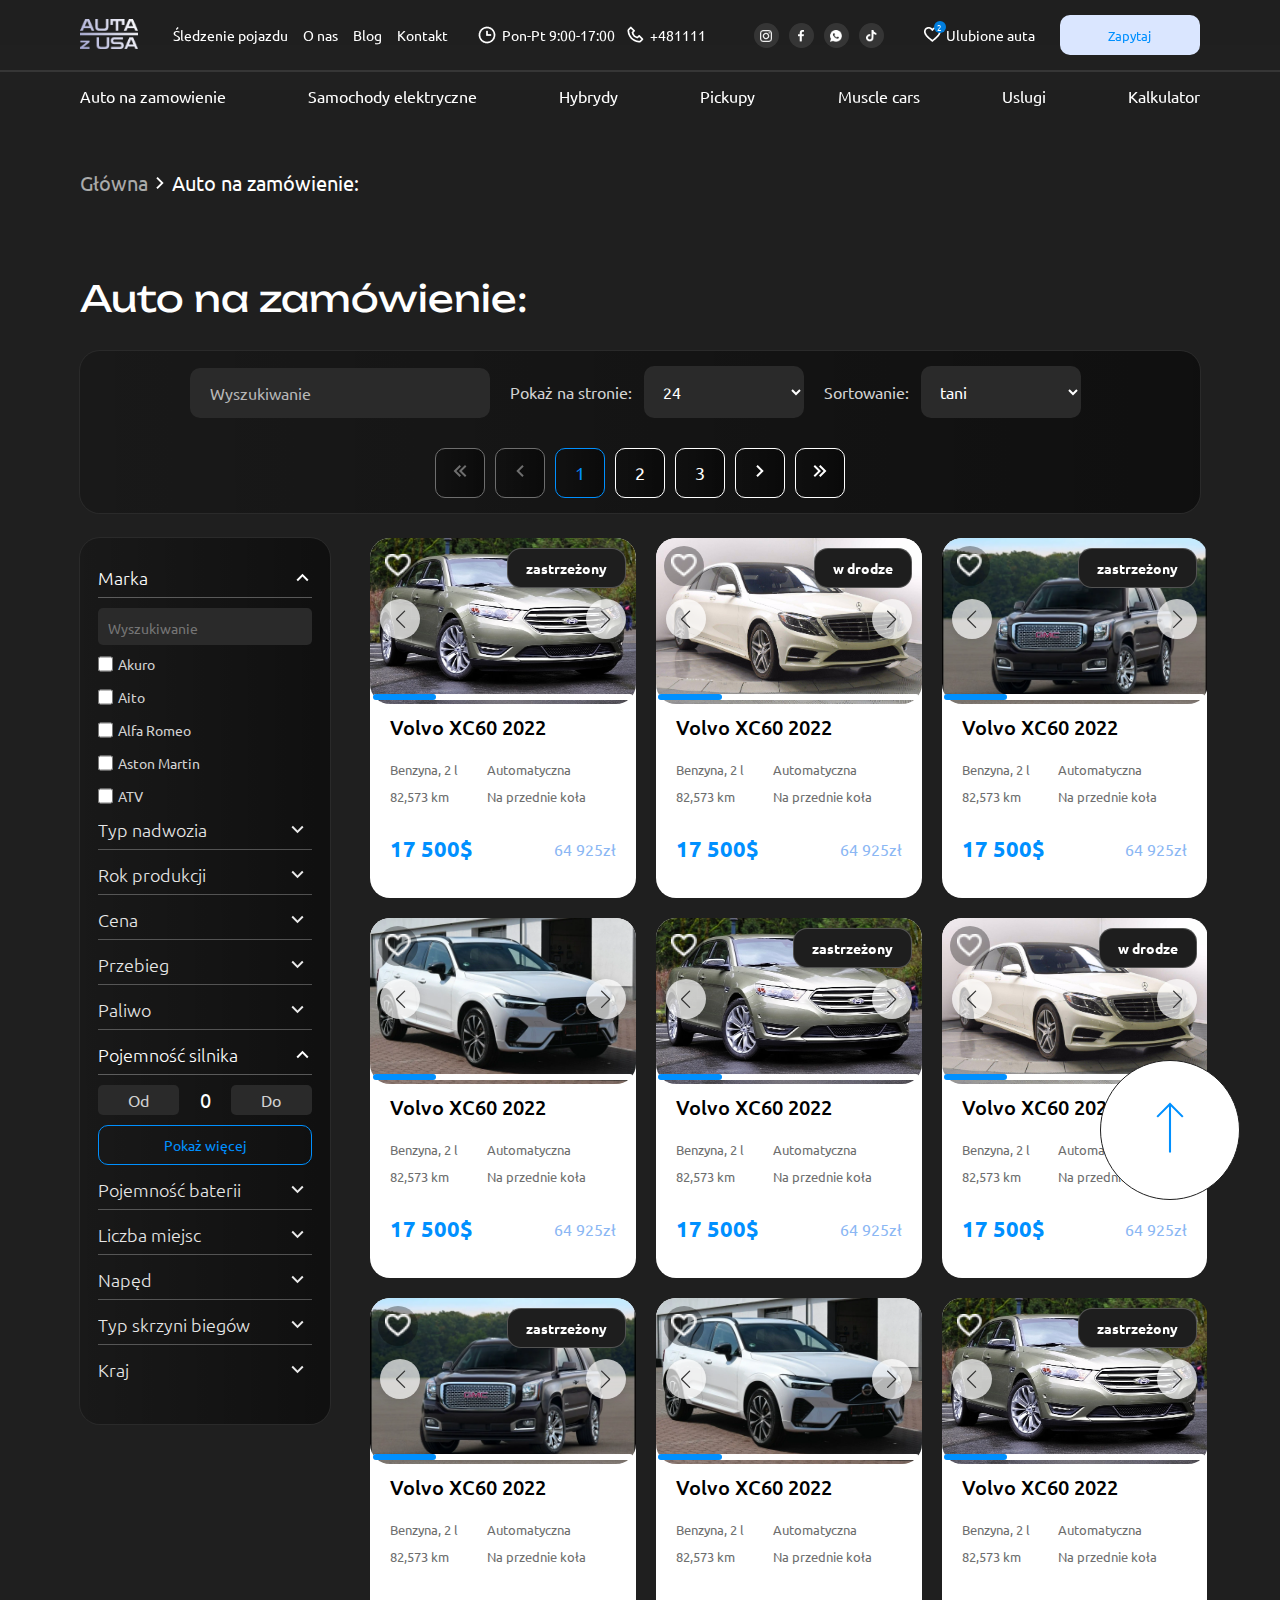
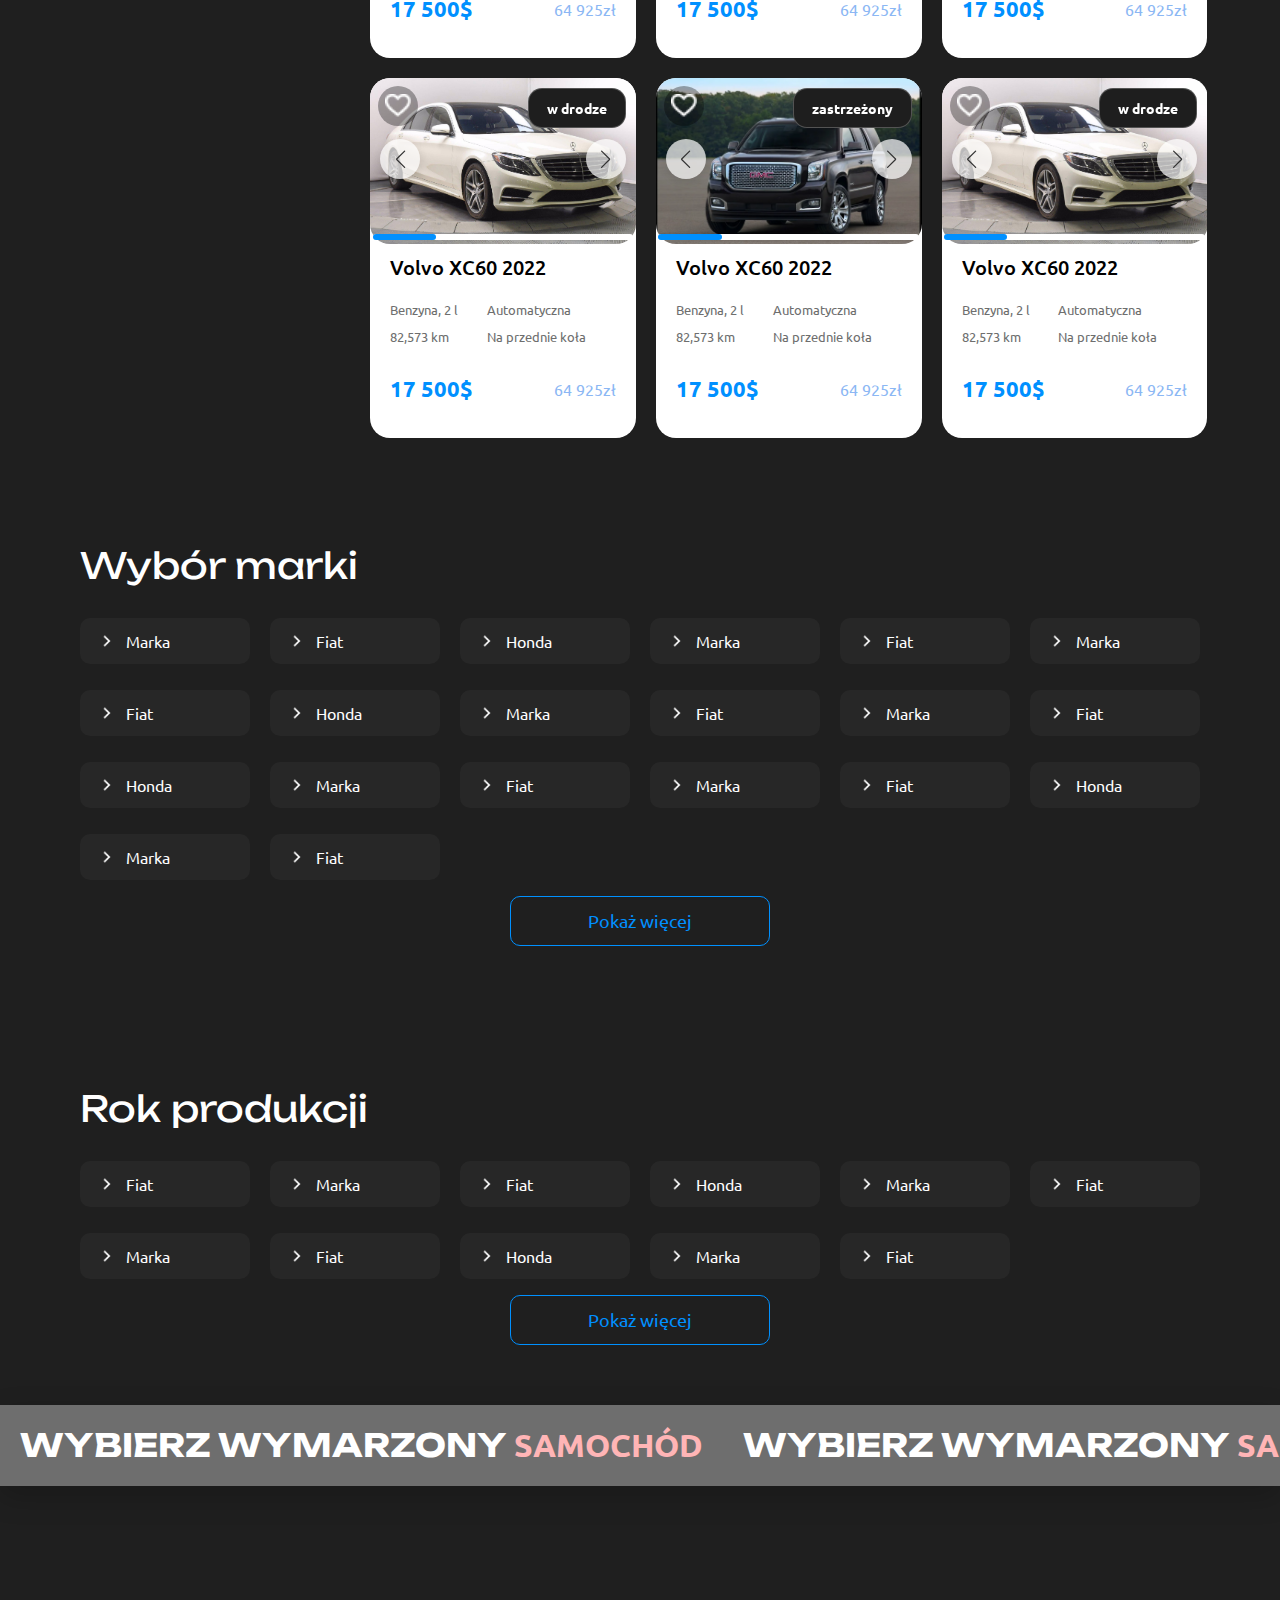
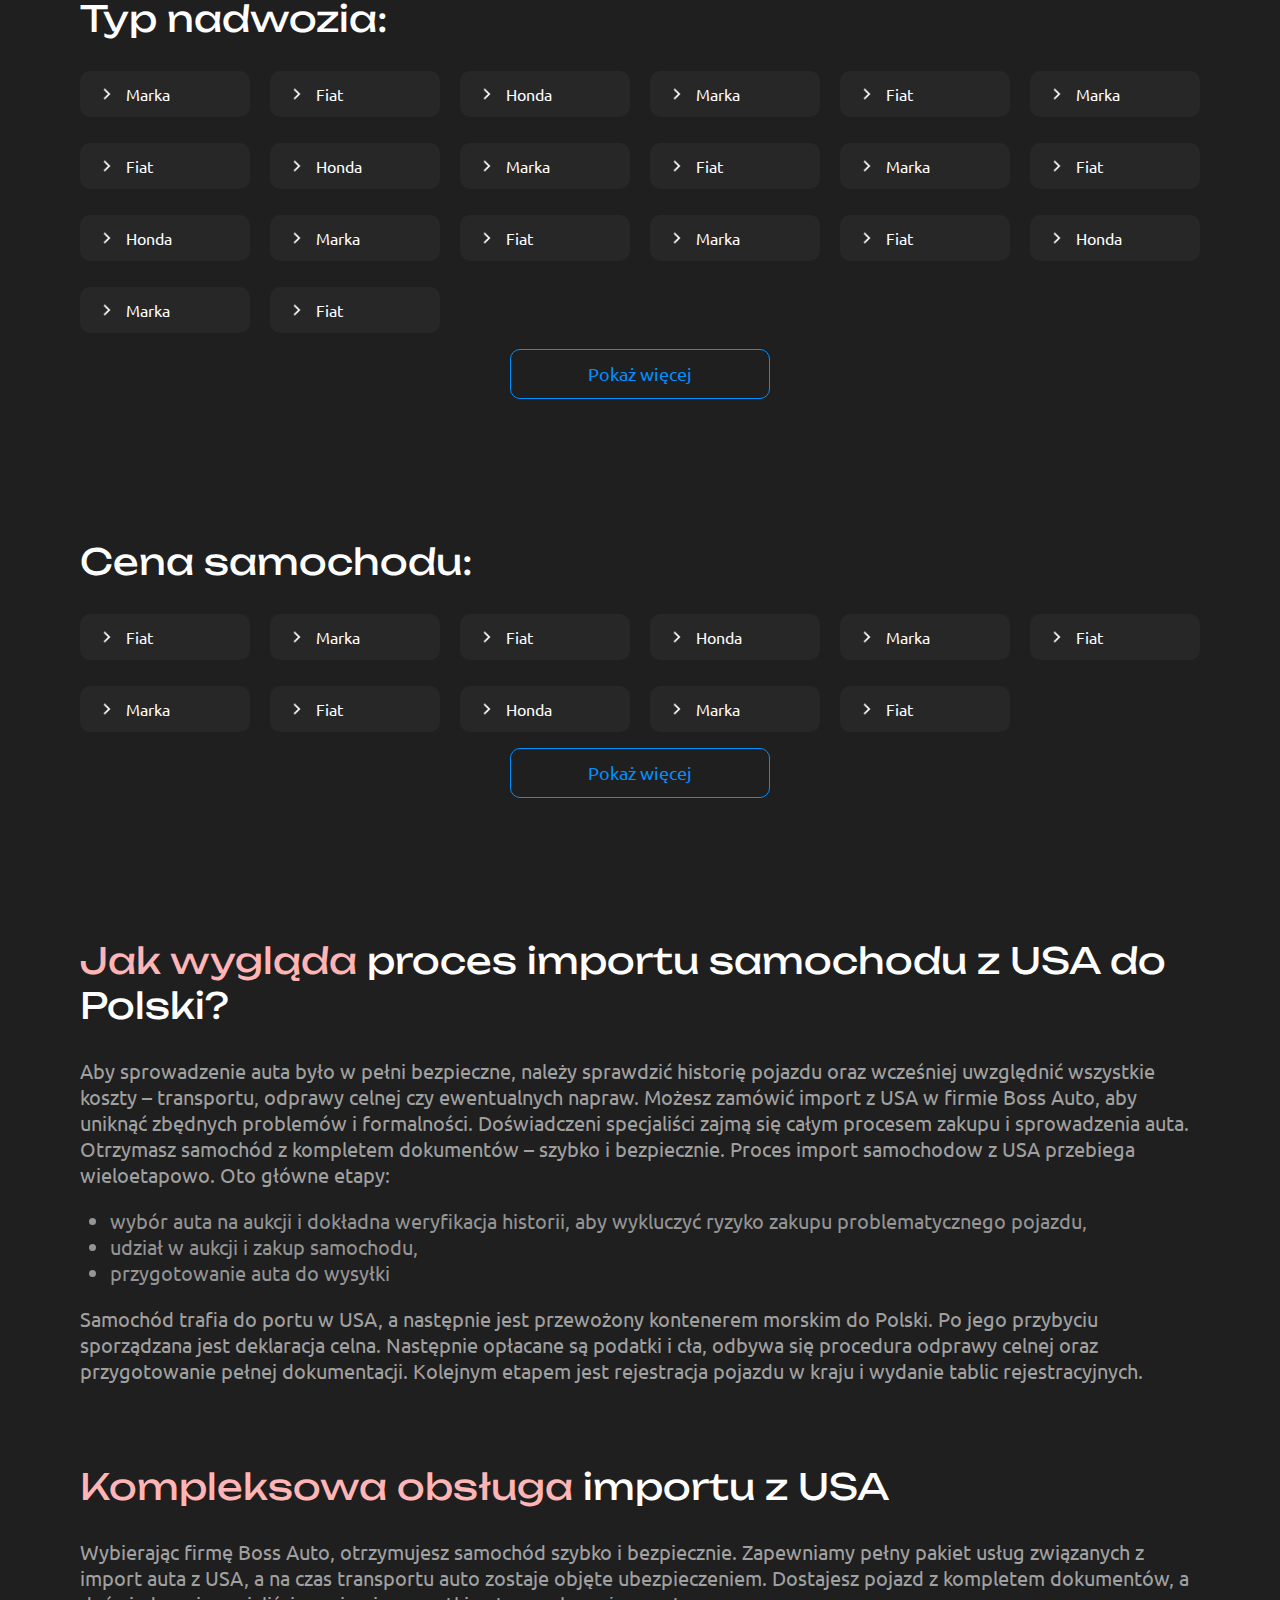
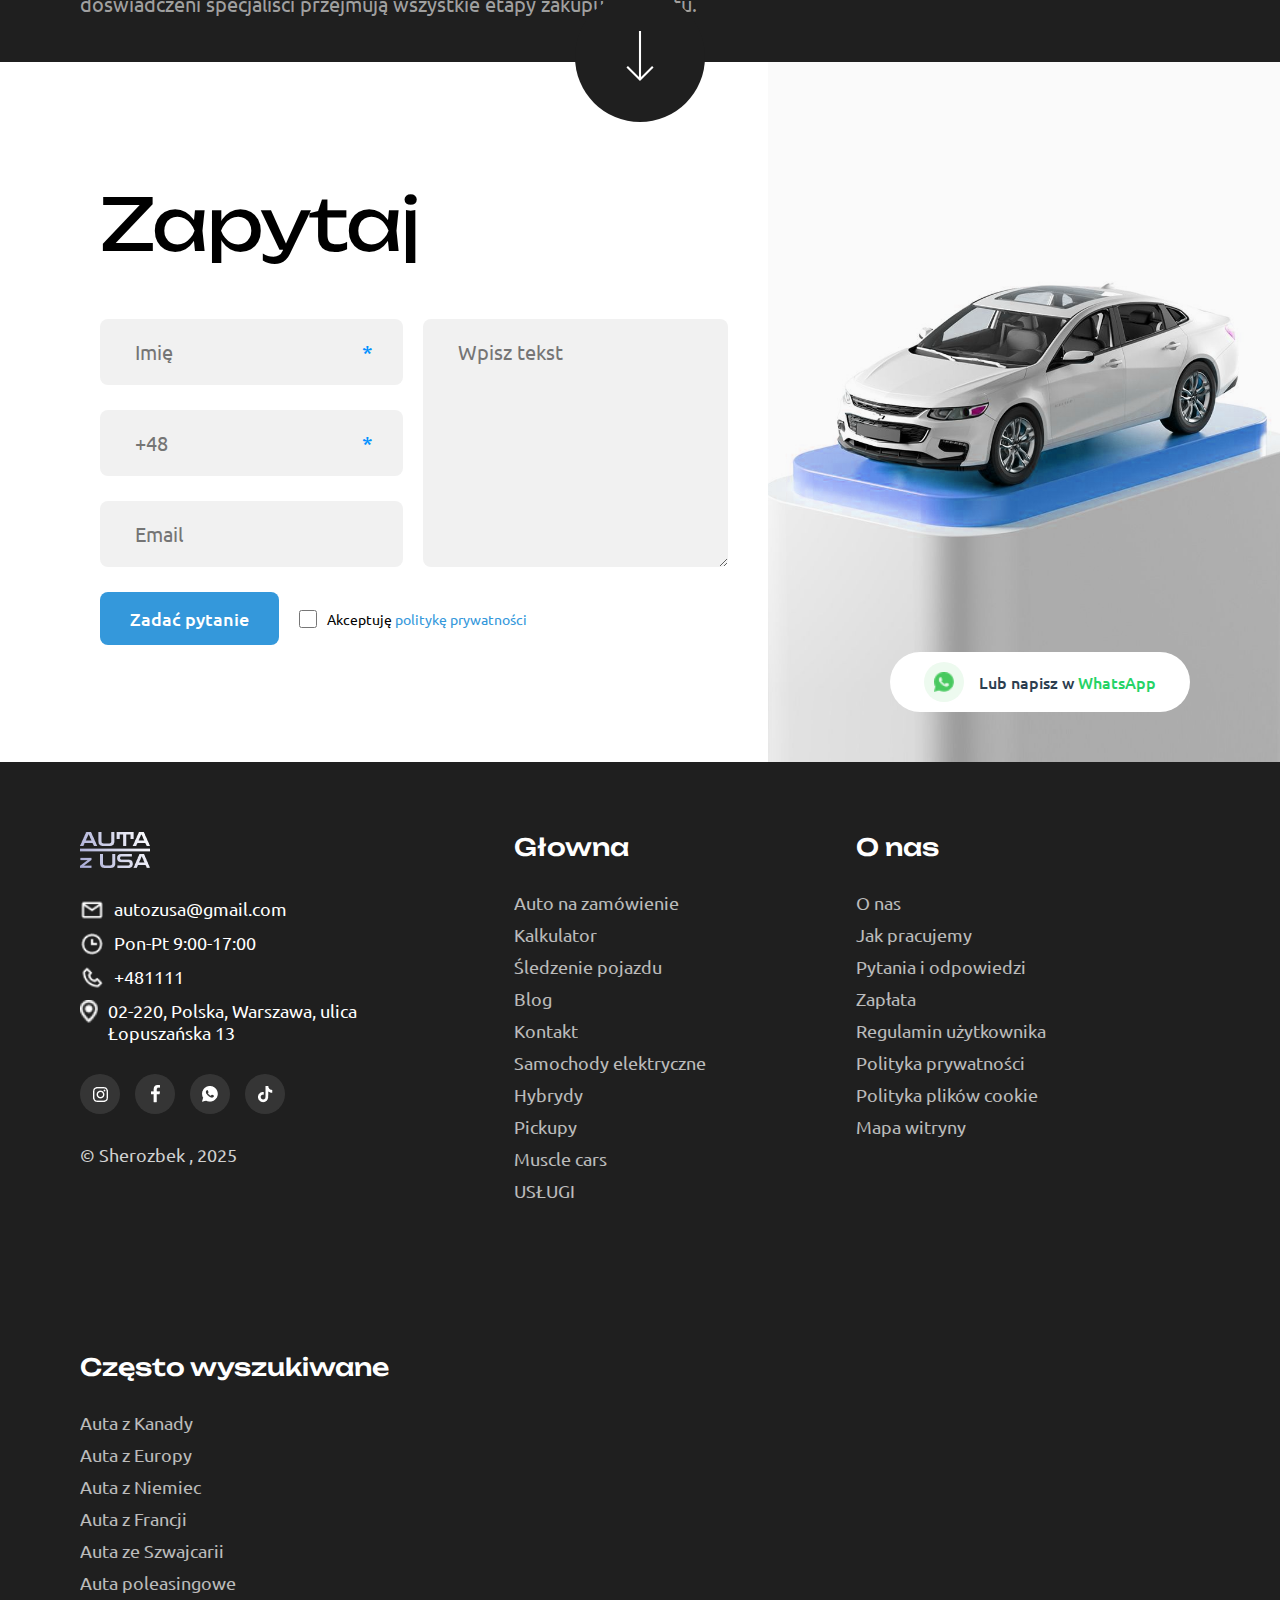
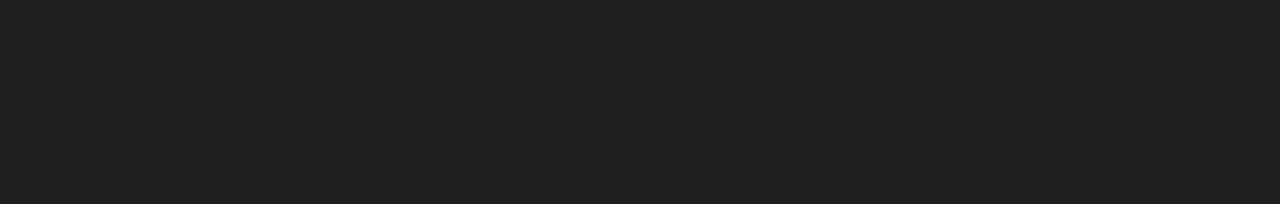
<file: pages/zamowienie/zamowienie.html>
<!DOCTYPE html>
<html lang="en">

<head>
  <meta charset="UTF-8">
  <meta name="viewport" content="width=device-width, initial-scale=1.0">
  <title>Auto Z USA</title>
  <link rel="preconnect" href="https://fonts.googleapis.com">
  <link rel="preconnect" href="https://fonts.gstatic.com" crossorigin>
  <link rel="icon" href="/assets/icon/favicon.png">
  <link
    href="https://fonts.googleapis.com/css2?family=Ubuntu:ital,wght@0,300;0,400;0,500;0,700;1,300;1,400;1,500;1,700&family=Unbounded:wght@200..900&display=swap"
    rel="stylesheet">

  <!-- Link Swiper's CSS -->

  <link rel="stylesheet" href="https://cdn.jsdelivr.net/npm/swiper@11/swiper-bundle.min.css" />
  <link rel="stylesheet" href="/global/index.css">
  <link rel="stylesheet" href="./zamowienie.css">
</head>

<body>

  <div class="container">
    <button id="scrollTopBtn" class="scroll-top-btn"><svg width="50" height="50" viewBox="0 0 50 50" fill="none"
        xmlns="http://www.w3.org/2000/svg">
        <path
          d="M38.5417 13.5417L25.0001 0L11.4584 13.5417L12.9313 15.0146L23.9584 3.9875L23.9584 50H26.0417L26.0417 3.9875L37.0688 15.0146L38.5417 13.5417Z"
          fill="#0090FF" />
      </svg>
    </button>

    <main>
      <header>
        <div class="header__top desktop__padding">
          <div class="header__nav">
            <a href="/index.html"><img src="/assets/logo_navbat.png" alt="logo"></a>
            <a href="#">Śledzenie pojazdu</a>
            <a href="#">O nas</a>
            <a href="/pages/blog/blog.html">Blog</a>
            <a href="/pages/kontakt/kontakt.html">Kontakt</a>
          </div>
          <div class="header__info">
            <div class="header__info__elem">
              <img src="/assets/icon/clock.png" alt="">
              <p>Pon-Pt 9:00-17:00</p>
            </div>
            <div class="header__info__elem">
              <img src="/assets/icon/phone.png" alt="">
              <a href="tel:+481111">
                <p>+481111</p>
              </a>
              <a href="tel:+48510272737">
                <h3>+48 510 272 737</h3>
              </a>
            </div>
          </div>
          <div class="header__btn">
            <div class="header__socials">
              <div class="header__social"><a href="#"><img src="/assets/icon/instagram.png" alt="instagram"></a></div>
              <div class="header__social"><a href="#"><img src="/assets/icon/facebook.png" alt="facebook"></a></div>
              <div class="header__social"><a href="#"><img src="/assets/icon/whatsapp.png" alt="whatsapp"></a></div>
              <div class="header__social"><a href="#"><img src="/assets/icon/tiktok.png" alt="tiktok"></a></div>
            </div>
            <div class="header__btn__heart">
              <h4 class="notifications">2</h4>
              <img src="/assets/icon/heart_outline.png" alt="heart">
              <p>Ulubione auta</p>
            </div>
            <button>Zapytaj</button>
            <img src="/assets/icon/hamburger.png" class="hamburger" alt="hamburger">
          </div>
        </div>
        <div class="header__bottom desktop__padding">
          <a href="/pages/zamowienie/zamowienie.html">Auto na zamowienie</a>
          <a href="#">Samochody elektryczne</a>
          <a href="#">Hybrydy</a>
          <a href="#">Pickupy</a>
          <a href="#">Muscle cars</a>
          <a href="#">Uslugi</a>
          <a href="/pages/kalkulator/kalkulator.html">Kalkulator</a>
        </div>
      </header>
      <div class="sticky__header">
        <div class="sticky__header__nav">
          <a href="/index.html"><img src="/assets/logo_navbat.png" alt="logo"></a>
          <div class="sticky__header__close">
            <p>Zamknąć</p>
            <img src="/assets/icon/close_big.png" alt="close">
          </div>
        </div>
        <div class="sticky__header__links">
          <a href="/pages/zamowienie/zamowienie.html">Auto na zamowienie</a>
          <a href="#">Samochody elektryczne</a>
          <a href="#">Hybrydy</a>
          <a href="#">Pickupy</a>
          <a href="#">Muscle cars</a>
          <a href="#">Uslugi</a>
          <a href="/pages/kalkulator/kalkulator.html">Kalkulator</a>
          <a href="#">Śledzenie pojazdu</a>
          <a href="#">O nas</a>
          <a href="/pages/blog/blog.html">Blog</a>
          <a href="/pages/kontakt/kontakt.html">Kontakt</a>
        </div>
      </div>
      <div class="zapytaj__layout">
        <form class="zl__form" novalidate>
          <img src="/assets/icon/close_big.png" class="close__img" alt="">
          <h2 class="zl__title" class="input">Zapytaj</h2>
          <div class="input-wrapper">
            <div class="input-wrapper-inside">
              <input type="text" class="input" placeholder="Imię" required>
              <p class="star">*</p>
            </div>
            <h4>Koniecznie do wypełnienia</h4>
          </div>

          <div class="input-wrapper">
            <div class="input-wrapper-inside">
              <input type="number" class="input" placeholder="+48" required>
              <p class="star">*</p>
            </div>
            <h4>Koniecznie do wypełnienia</h4>
          </div>
          <div class="input-wrapper">
            <input type="email" class="input" placeholder="email">
          </div>
          <textarea placeholder="Wpisz tekst"></textarea>
          <div class="zl__check">
            <input type="checkbox">
            <p>Akceptuję <a href="#">politykę prywatności</a></p>
          </div>
          <p class="desc">Administratorem Twoich danych osobowych będzie Purplelabs Będziemy
            przetwarzać Twoje dane osobowe w celu nawiązania z Tobą kontaktu w związku ze
            złożonym zgłoszeniem. Masz prawo żądania dostępu do treści swoich danych osobowych,
            prawo do ich sprostowania, usunięcia lub ograniczenia przetwarzania, prawo do wyrażenia
            sprzeciwu wobec dalszego przetwarzania Twoich danych, a także prawo wniesienia skargi
            do Prezesa Urzędu Ochrony Danych Osobowych. Szczegółowe informacje o przetwarzaniu
            danych osobowych znajdują się w Polityce Prywatności.</p>
          <button>Zadać pytanie</button>
        </form>
      </div>
      <div class="breadcrumb desktop__padding">
        <a href="/index.html">Główna</a>
        <img src="/assets/icon/arrow.png" alt="">
        <a href="/pages/zamowienie/zamowienie.html">Auto na zamówienie:</a>
      </div>
      <div class="section__header desktop__padding">
        <h1>Auto na zamówienie:
        </h1>
        <svg class="setting" viewBox="0 0 24 24" fill="none" xmlns="http://www.w3.org/2000/svg">
          <path
            d="M7 21H5V19H2V17H5V15H7V21ZM22 19H9V17H22V19ZM17 15H15V13H2V11H15V9.012H17V15ZM22 13H19V11H22V13ZM11 9H9V7H2V5H9V3H11V9ZM22 7H13V5H22V7Z"
            fill="white" />
        </svg>
      </div>
      <div class="search__board__container desktop__padding">
        <div class="search__board">
          <div class="sb__form">
            <input type="text" placeholder="Wyszukiwanie" class="sbf__input">
            <div class="sb__selects">
              <div class="sb__select">
                <p>Pokaż na stronie:</p>
                <select>
                  <option value="24">24</option>
                  <option value="30">30</option>
                  <option value="36">36</option>
                  <option value="50">50</option>
                </select>
              </div>
              <div class="sb__select">
                <p>Sortowanie:</p>
                <select>
                  <option value="tani">tani</option>
                  <option value="drogi">drogi</option>
                  <option value="niedawny">niedawny</option>
                  <option value="stara">stara</option>
                </select>
              </div>
            </div>
          </div>
          <div class="sb__pagination">
            <button class="sbp__btn sbp__gray">
              <svg width="24" height="24" viewBox="0 0 24 24" fill="none" xmlns="http://www.w3.org/2000/svg">
                <path
                  d="M11.585 18.01L5.57495 12L11.585 5.98999L13 7.40399L8.39995 12.004L13 16.604L11.586 18.01H11.585ZM17.01 18.01L10.999 12L17.01 5.98999L18.424 7.40399L13.824 12.004L18.424 16.604L17.011 18.01H17.01Z"
                  fill="#6e6e6e" />
              </svg>
            </button>
            <button class="sbp__btn  sbp__gray"><svg width="24" height="24" viewBox="0 0 24 24" fill="none"
                xmlns="http://www.w3.org/2000/svg">
                <path d="M8.28796 12L14.298 18.01L15.712 16.596L11.112 11.996L15.712 7.39599L14.298 5.98999L8.28796 12Z"
                  fill="#6e6e6e" />
              </svg>
            </button>
            <button class="sbp__btn  sbp__blue">1</button>
            <button class="sbp__btn">2</button>
            <button class="sbp__btn">3</button>
            <button class="sbp__btn"><svg width="24" height="24" viewBox="0 0 24 24" fill="none"
                xmlns="http://www.w3.org/2000/svg">
                <path
                  d="M15.713 12L9.70196 5.98999L8.28796 7.40399L12.888 12.004L8.28796 16.597L9.70196 18.011L15.713 12Z"
                  fill="white" />
              </svg>
            </button>
            <button class="sbp__btn">
              <svg width="24" height="24" viewBox="0 0 24 24" fill="none" xmlns="http://www.w3.org/2000/svg">
                <path
                  d="M12.414 18.01L10.999 16.597L15.599 11.997L10.999 7.39699L12.414 5.98999L18.424 12L12.415 18.01H12.414ZM6.98895 18.01L5.57495 16.597L10.175 11.997L5.57495 7.40399L6.98895 5.98999L13 12L6.98995 18.01H6.98895Z"
                  fill="#FFFFFF" />
              </svg>

            </button>
          </div>
        </div>
      </div>
      <section class="bar__and__cars desktop__padding">
        <div class="sticky__bar">
          <section class="bac__bar">
            <img src="../../assets/icon/close_big.png" class="bac__ximg" alt="">
            <div class="bar-item active">
              <div class="bar-title">
                Marka
                <span class="arrow"><svg width="24" height="24" viewBox="0 0 24 24" fill="none"
                    xmlns="http://www.w3.org/2000/svg">
                    <path
                      d="M8.28796 12L14.298 18.01L15.712 16.596L11.112 11.996L15.712 7.39599L14.298 5.98999L8.28796 12Z"
                      fill="#ffffff" />
                  </svg></span>
              </div>
              <div class="bar-content">
                <input type="text" class="bc__input" placeholder="Wyszukiwanie">
                <div class="bc__checkboxes">
                  <div class="bc__checkbox">
                    <input type="checkbox">
                    <p>Akuro</p>
                  </div>
                  <div class="bc__checkbox">
                    <input type="checkbox">
                    <p>Aito</p>
                  </div>
                  <div class="bc__checkbox">
                    <input type="checkbox">
                    <p>Alfa Romeo</p>
                  </div>
                  <div class="bc__checkbox">
                    <input type="checkbox">
                    <p>Aston Martin</p>
                  </div>
                  <div class="bc__checkbox">
                    <input type="checkbox">
                    <p>ATV</p>
                  </div>
                  <div class="bc__checkbox">
                    <input type="checkbox">
                    <p>Audi</p>
                  </div>
                  <div class="bc__checkbox">
                    <input type="checkbox">
                    <p>BMW</p>
                  </div>
                </div>
              </div>
            </div>
            <div class="bar-item">
              <div class="bar-title">
                Typ nadwozia
                <span class="arrow"><svg width="24" height="24" viewBox="0 0 24 24" fill="none"
                    xmlns="http://www.w3.org/2000/svg">
                    <path
                      d="M8.28796 12L14.298 18.01L15.712 16.596L11.112 11.996L15.712 7.39599L14.298 5.98999L8.28796 12Z"
                      fill="#ffffff" />
                  </svg></span>
              </div>
              <div class="bar-content">
                <div class="bc__calc">
                  <div class="bcc__btns">
                    <button class="bccb__clk">Od</button>
                    <p class="bccb__number">0</p>
                    <button class="bccb__clk">Do</button>
                  </div>
                  <button class="bcc__smt btntyp1blue">
                    Pokaż więcej
                  </button>
                </div>
              </div>
            </div>
            <div class="bar-item">
              <div class="bar-title">
                Rok produkcji
                <span class="arrow"><svg width="24" height="24" viewBox="0 0 24 24" fill="none"
                    xmlns="http://www.w3.org/2000/svg">
                    <path
                      d="M8.28796 12L14.298 18.01L15.712 16.596L11.112 11.996L15.712 7.39599L14.298 5.98999L8.28796 12Z"
                      fill="#ffffff" />
                  </svg></span>
              </div>
              <div class="bar-content">
                <div class="bc__calc">
                  <div class="bcc__btns">
                    <button class="bccb__clk">Od</button>
                    <p class="bccb__number">0</p>
                    <button class="bccb__clk">Do</button>
                  </div>
                  <button class="bcc__smt btntyp1blue">
                    Pokaż więce
                  </button>
                </div>
              </div>
            </div>
            <div class="bar-item">
              <div class="bar-title">
                Cena
                <span class="arrow"><svg width="24" height="24" viewBox="0 0 24 24" fill="none"
                    xmlns="http://www.w3.org/2000/svg">
                    <path
                      d="M8.28796 12L14.298 18.01L15.712 16.596L11.112 11.996L15.712 7.39599L14.298 5.98999L8.28796 12Z"
                      fill="#ffffff" />
                  </svg></span>
              </div>
              <div class="bar-content">
                <div class="bc__calc">
                  <div class="bcc__btns">
                    <button class="bccb__clk">Od</button>
                    <p class="bccb__number">0</p>
                    <button class="bccb__clk">Do</button>
                  </div>
                  <button class="bcc__smt btntyp1blue">
                    Pokaż więcej
                  </button>
                </div>
              </div>
            </div>
            <div class="bar-item">
              <div class="bar-title">
                Przebieg
                <span class="arrow"><svg width="24" height="24" viewBox="0 0 24 24" fill="none"
                    xmlns="http://www.w3.org/2000/svg">
                    <path
                      d="M8.28796 12L14.298 18.01L15.712 16.596L11.112 11.996L15.712 7.39599L14.298 5.98999L8.28796 12Z"
                      fill="#ffffff" />
                  </svg></span>
              </div>
              <div class="bar-content">
                <div class="bc__calc">
                  <div class="bcc__btns">
                    <button class="bccb__clk">Od</button>
                    <p class="bccb__number">0</p>
                    <button class="bccb__clk">Do</button>
                  </div>
                  <button class="bcc__smt btntyp1blue">
                    Pokaż więcej
                  </button>
                </div>
              </div>
            </div>
            <div class="bar-item">
              <div class="bar-title">
                Paliwo
                <span class="arrow"><svg width="24" height="24" viewBox="0 0 24 24" fill="none"
                    xmlns="http://www.w3.org/2000/svg">
                    <path
                      d="M8.28796 12L14.298 18.01L15.712 16.596L11.112 11.996L15.712 7.39599L14.298 5.98999L8.28796 12Z"
                      fill="#ffffff" />
                  </svg></span>
              </div>
              <div class="bar-content">
                <div class="bc__calc">
                  <div class="bcc__btns">
                    <button class="bccb__clk">Od</button>
                    <p class="bccb__number">0</p>
                    <button class="bccb__clk">Do</button>
                  </div>
                  <button class="bcc__smt btntyp1blue">
                    Pokaż więcej
                  </button>
                </div>
              </div>
            </div>
            <div class="bar-item active">
              <div class="bar-title">
                Pojemność silnika
                <span class="arrow"><svg width="24" height="24" viewBox="0 0 24 24" fill="none"
                    xmlns="http://www.w3.org/2000/svg">
                    <path
                      d="M8.28796 12L14.298 18.01L15.712 16.596L11.112 11.996L15.712 7.39599L14.298 5.98999L8.28796 12Z"
                      fill="#ffffff" />
                  </svg></span>
              </div>
              <div class="bar-content">
                <div class="bc__calc">
                  <div class="bcc__btns">
                    <button class="bccb__clk">Od</button>
                    <p class="bccb__number">0</p>
                    <button class="bccb__clk">Do</button>
                  </div>
                  <button class="bcc__smt btntyp1blue">
                    Pokaż więcej
                  </button>
                </div>
              </div>
            </div>
            <div class="bar-item">
              <div class="bar-title">
                Pojemność baterii
                <span class="arrow"><svg width="24" height="24" viewBox="0 0 24 24" fill="none"
                    xmlns="http://www.w3.org/2000/svg">
                    <path
                      d="M8.28796 12L14.298 18.01L15.712 16.596L11.112 11.996L15.712 7.39599L14.298 5.98999L8.28796 12Z"
                      fill="#ffffff" />
                  </svg></span>
              </div>
              <div class="bar-content">
                <div class="bc__calc">
                  <div class="bcc__btns">
                    <button class="bccb__clk">Od</button>
                    <p class="bccb__number">0</p>
                    <button class="bccb__clk">Do</button>
                  </div>
                  <button class="bcc__smt btntyp1blue">
                    Pokaż więcej
                  </button>
                </div>
              </div>
            </div>
            <div class="bar-item">
              <div class="bar-title">
                Liczba miejsc
                <span class="arrow"><svg width="24" height="24" viewBox="0 0 24 24" fill="none"
                    xmlns="http://www.w3.org/2000/svg">
                    <path
                      d="M8.28796 12L14.298 18.01L15.712 16.596L11.112 11.996L15.712 7.39599L14.298 5.98999L8.28796 12Z"
                      fill="#ffffff" />
                  </svg></span>
              </div>
              <div class="bar-content">
                <div class="bc__calc">
                  <div class="bcc__btns">
                    <button class="bccb__clk">Od</button>
                    <p class="bccb__number">0</p>
                    <button class="bccb__clk">Do</button>
                  </div>
                  <button class="bcc__smt btntyp1blue">
                    Pokaż więcej
                  </button>
                </div>
              </div>
            </div>
            <div class="bar-item">
              <div class="bar-title">
                Napęd
                <span class="arrow"><svg width="24" height="24" viewBox="0 0 24 24" fill="none"
                    xmlns="http://www.w3.org/2000/svg">
                    <path
                      d="M8.28796 12L14.298 18.01L15.712 16.596L11.112 11.996L15.712 7.39599L14.298 5.98999L8.28796 12Z"
                      fill="#ffffff" />
                  </svg></span>
              </div>
              <div class="bar-content">
                <div class="bc__calc">
                  <div class="bcc__btns">
                    <button class="bccb__clk">Od</button>
                    <p class="bccb__number">0</p>
                    <button class="bccb__clk">Do</button>
                  </div>
                  <button class="bcc__smt btntyp1blue">
                    Pokaż więcej
                  </button>
                </div>
              </div>
            </div>
            <div class="bar-item">
              <div class="bar-title">
                Typ skrzyni biegów
                <span class="arrow"><svg width="24" height="24" viewBox="0 0 24 24" fill="none"
                    xmlns="http://www.w3.org/2000/svg">
                    <path
                      d="M8.28796 12L14.298 18.01L15.712 16.596L11.112 11.996L15.712 7.39599L14.298 5.98999L8.28796 12Z"
                      fill="#ffffff" />
                  </svg></span>
              </div>
              <div class="bar-content">
                <div class="bc__calc">
                  <div class="bcc__btns">
                    <button class="bccb__clk">Od</button>
                    <p class="bccb__number">0</p>
                    <button class="bccb__clk">Do</button>
                  </div>
                  <button class="bcc__smt btntyp1blue">
                    Pokaż więcej
                  </button>
                </div>
              </div>
            </div>
            <div class="bar-item ">
              <div class="bar-title bar-item-last">
                Kraj
                <span class="arrow"><svg width="24" height="24" viewBox="0 0 24 24" fill="none"
                    xmlns="http://www.w3.org/2000/svg">
                    <path
                      d="M8.28796 12L14.298 18.01L15.712 16.596L11.112 11.996L15.712 7.39599L14.298 5.98999L8.28796 12Z"
                      fill="#ffffff" />
                  </svg></span>
              </div>
              <div class="bar-content">
                <div class="bc__calc">
                  <div class="bcc__btns">
                    <button class="bccb__clk">Od</button>
                    <p class="bccb__number">0</p>
                    <button class="bccb__clk">Do</button>
                  </div>
                  <button class="bcc__smt btntyp1blue">
                    Pokaż więcej
                  </button>
                </div>
              </div>
            </div>

          </section>
        </div>

        <section class="bac__cars">
          <!-- CARD -->
          <div class="cars__box ">
            <div class="cars__heart__icon">
              <img src="../../assets/icon/heart_outline.png" alt="">
            </div>
            <h5 class="cars__status">zastrzeżony</h5>
            <div class="swiper mySwiper">
              <div class="swiper-wrapper">
                <div class="swiper-slide"><img src="../../assets/car2.png" alt="Interior"></div>
                <div class="swiper-slide"><img src="../../assets/car4.png" alt="Engine"></div>
                <div class="swiper-slide"><img src="../../assets/car3.png" alt="Engine"></div>
                <div class="swiper-slide"><img src="../../assets/car1.png" alt="BMW X5"></div>
              </div>
              <div class="swiper-button-next"></div>
              <div class="swiper-button-prev"></div>
              <div class="swiper-scrollbar"></div>
            </div>

            <a href="/pages/karta_auto/karta_auto.html" class="car__title" class="car__title">Volvo XC60 2022</a>

            <div class="car__info">
              <div>
                <p>Benzyna, 2 l</p>
                <p>82,573 km</p>
              </div>
              <div>
                <p>Automatyczna</p>
                <p>Na przednie koła</p>
              </div>
            </div>

            <div class="car__price">
              <span class="usd">17 500$</span>
              <span class="zt">64 925zł</span>
            </div>
          </div>
          <!-- CARD -->
          <div class="cars__box ">
            <div class="cars__heart__icon">
              <img src="../../assets/icon/heart_outline.png" alt="">
            </div>
            <h5 class="cars__status">w drodze</h5>
            <div class="swiper mySwiper">
              <div class="swiper-wrapper">
                <div class="swiper-slide"><img src="../../assets/car3.png" alt="Engine"></div>
                <div class="swiper-slide"><img src="../../assets/car4.png" alt="Engine"></div>
                <div class="swiper-slide"><img src="../../assets/car2.png" alt="Interior"></div>
                <div class="swiper-slide"><img src="../../assets/car1.png" alt="BMW X5"></div>
              </div>
              <div class="swiper-button-next"></div>
              <div class="swiper-button-prev"></div>
              <div class="swiper-scrollbar"></div>
            </div>

            <a href="/pages/karta_auto/karta_auto.html" class="car__title">Volvo XC60 2022</a>

            <div class="car__info">
              <div>
                <p>Benzyna, 2 l</p>
                <p>82,573 km</p>
              </div>
              <div>
                <p>Automatyczna</p>
                <p>Na przednie koła</p>
              </div>
            </div>

            <div class="car__price">
              <span class="usd">17 500$</span>
              <span class="zt">64 925zł</span>
            </div>
          </div>
          <!-- CARD -->
          <div class="cars__box ">
            <div class="cars__heart__icon">
              <img src="../../assets/icon/heart_outline.png" alt="">
            </div>
            <h5 class="cars__status">zastrzeżony</h5>
            <div class="swiper mySwiper">
              <div class="swiper-wrapper">
                <div class="swiper-slide"><img src="../../assets/car1.png" alt="BMW X5"></div>
                <div class="swiper-slide"><img src="../../assets/car4.png" alt="Engine"></div>
                <div class="swiper-slide"><img src="../../assets/car2.png" alt="Interior"></div>
                <div class="swiper-slide"><img src="../../assets/car3.png" alt="Engine"></div>
              </div>
              <div class="swiper-button-next"></div>
              <div class="swiper-button-prev"></div>
              <div class="swiper-scrollbar"></div>
            </div>

            <a href="/pages/karta_auto/karta_auto.html" class="car__title">Volvo XC60 2022</a>

            <div class="car__info">
              <div>
                <p>Benzyna, 2 l</p>
                <p>82,573 km</p>
              </div>
              <div>
                <p>Automatyczna</p>
                <p>Na przednie koła</p>
              </div>
            </div>

            <div class="car__price">
              <span class="usd">17 500$</span>
              <span class="zt">64 925zł</span>
            </div>
          </div>
          <!-- CARD -->
          <div class="cars__box ">
            <div class="cars__heart__icon">
              <img src="../../assets/icon/heart_outline.png" alt="">
            </div>
            <div class="swiper mySwiper">
              <div class="swiper-wrapper">
                <div class="swiper-slide"><img src="../../assets/car4.png" alt="Engine"></div>
                <div class="swiper-slide"><img src="../../assets/car2.png" alt="Interior"></div>
                <div class="swiper-slide"><img src="../../assets/car3.png" alt="Engine"></div>
                <div class="swiper-slide"><img src="../../assets/car1.png" alt="BMW X5"></div>
              </div>
              <div class="swiper-button-next"></div>
              <div class="swiper-button-prev"></div>
              <div class="swiper-scrollbar"></div>
            </div>

            <a href="/pages/karta_auto/karta_auto.html" class="car__title">Volvo XC60 2022</a>

            <div class="car__info">
              <div>
                <p>Benzyna, 2 l</p>
                <p>82,573 km</p>
              </div>
              <div>
                <p>Automatyczna</p>
                <p>Na przednie koła</p>
              </div>
            </div>

            <div class="car__price">
              <span class="usd">17 500$</span>
              <span class="zt">64 925zł</span>
            </div>
          </div>
          <!-- CARD -->
          <div class="cars__box ">
            <div class="cars__heart__icon">
              <img src="../../assets/icon/heart_outline.png" alt="">
            </div>
            <h5 class="cars__status">zastrzeżony</h5>
            <div class="swiper mySwiper">
              <div class="swiper-wrapper">
                <div class="swiper-slide"><img src="../../assets/car2.png" alt="Interior"></div>
                <div class="swiper-slide"><img src="../../assets/car4.png" alt="Engine"></div>
                <div class="swiper-slide"><img src="../../assets/car3.png" alt="Engine"></div>
                <div class="swiper-slide"><img src="../../assets/car1.png" alt="BMW X5"></div>
              </div>
              <div class="swiper-button-next"></div>
              <div class="swiper-button-prev"></div>
              <div class="swiper-scrollbar"></div>
            </div>

            <a href="/pages/karta_auto/karta_auto.html" class="car__title">Volvo XC60 2022</a>

            <div class="car__info">
              <div>
                <p>Benzyna, 2 l</p>
                <p>82,573 km</p>
              </div>
              <div>
                <p>Automatyczna</p>
                <p>Na przednie koła</p>
              </div>
            </div>

            <div class="car__price">
              <span class="usd">17 500$</span>
              <span class="zt">64 925zł</span>
            </div>
          </div>
          <!-- CARD -->
          <div class="cars__box ">
            <div class="cars__heart__icon">
              <img src="../../assets/icon/heart_outline.png" alt="">
            </div>
            <h5 class="cars__status">w drodze</h5>
            <div class="swiper mySwiper">
              <div class="swiper-wrapper">
                <div class="swiper-slide"><img src="../../assets/car3.png" alt="Engine"></div>
                <div class="swiper-slide"><img src="../../assets/car4.png" alt="Engine"></div>
                <div class="swiper-slide"><img src="../../assets/car2.png" alt="Interior"></div>
                <div class="swiper-slide"><img src="../../assets/car1.png" alt="BMW X5"></div>
              </div>
              <div class="swiper-button-next"></div>
              <div class="swiper-button-prev"></div>
              <div class="swiper-scrollbar"></div>
            </div>

            <a href="/pages/karta_auto/karta_auto.html" class="car__title">Volvo XC60 2022</a>

            <div class="car__info">
              <div>
                <p>Benzyna, 2 l</p>
                <p>82,573 km</p>
              </div>
              <div>
                <p>Automatyczna</p>
                <p>Na przednie koła</p>
              </div>
            </div>

            <div class="car__price">
              <span class="usd">17 500$</span>
              <span class="zt">64 925zł</span>
            </div>
          </div>
          <!-- CARD -->
          <div class="cars__box ">
            <div class="cars__heart__icon">
              <img src="../../assets/icon/heart_outline.png" alt="">
            </div>
            <h5 class="cars__status">zastrzeżony</h5>
            <div class="swiper mySwiper">
              <div class="swiper-wrapper">
                <div class="swiper-slide"><img src="../../assets/car1.png" alt="BMW X5"></div>
                <div class="swiper-slide"><img src="../../assets/car4.png" alt="Engine"></div>
                <div class="swiper-slide"><img src="../../assets/car2.png" alt="Interior"></div>
                <div class="swiper-slide"><img src="../../assets/car3.png" alt="Engine"></div>
              </div>
              <div class="swiper-button-next"></div>
              <div class="swiper-button-prev"></div>
              <div class="swiper-scrollbar"></div>
            </div>

            <a href="/pages/karta_auto/karta_auto.html" class="car__title">Volvo XC60 2022</a>

            <div class="car__info">
              <div>
                <p>Benzyna, 2 l</p>
                <p>82,573 km</p>
              </div>
              <div>
                <p>Automatyczna</p>
                <p>Na przednie koła</p>
              </div>
            </div>

            <div class="car__price">
              <span class="usd">17 500$</span>
              <span class="zt">64 925zł</span>
            </div>
          </div>
          <!-- CARD -->
          <div class="cars__box ">
            <div class="cars__heart__icon">
              <img src="../../assets/icon/heart_outline.png" alt="">
            </div>
            <div class="swiper mySwiper">
              <div class="swiper-wrapper">
                <div class="swiper-slide"><img src="../../assets/car4.png" alt="Engine"></div>
                <div class="swiper-slide"><img src="../../assets/car2.png" alt="Interior"></div>
                <div class="swiper-slide"><img src="../../assets/car3.png" alt="Engine"></div>
                <div class="swiper-slide"><img src="../../assets/car1.png" alt="BMW X5"></div>
              </div>
              <div class="swiper-button-next"></div>
              <div class="swiper-button-prev"></div>
              <div class="swiper-scrollbar"></div>
            </div>

            <a href="/pages/karta_auto/karta_auto.html" class="car__title">Volvo XC60 2022</a>

            <div class="car__info">
              <div>
                <p>Benzyna, 2 l</p>
                <p>82,573 km</p>
              </div>
              <div>
                <p>Automatyczna</p>
                <p>Na przednie koła</p>
              </div>
            </div>

            <div class="car__price">
              <span class="usd">17 500$</span>
              <span class="zt">64 925zł</span>
            </div>
          </div>
          <!-- CARD -->
          <div class="cars__box ">
            <div class="cars__heart__icon">
              <img src="../../assets/icon/heart_outline.png" alt="">
            </div>
            <h5 class="cars__status">zastrzeżony</h5>
            <div class="swiper mySwiper">
              <div class="swiper-wrapper">
                <div class="swiper-slide"><img src="../../assets/car2.png" alt="Interior"></div>
                <div class="swiper-slide"><img src="../../assets/car4.png" alt="Engine"></div>
                <div class="swiper-slide"><img src="../../assets/car3.png" alt="Engine"></div>
                <div class="swiper-slide"><img src="../../assets/car1.png" alt="BMW X5"></div>
              </div>
              <div class="swiper-button-next"></div>
              <div class="swiper-button-prev"></div>
              <div class="swiper-scrollbar"></div>
            </div>

            <a href="/pages/karta_auto/karta_auto.html" class="car__title">Volvo XC60 2022</a>

            <div class="car__info">
              <div>
                <p>Benzyna, 2 l</p>
                <p>82,573 km</p>
              </div>
              <div>
                <p>Automatyczna</p>
                <p>Na przednie koła</p>
              </div>
            </div>

            <div class="car__price">
              <span class="usd">17 500$</span>
              <span class="zt">64 925zł</span>
            </div>
          </div>
          <!-- CARD -->
          <div class="cars__box ">
            <div class="cars__heart__icon">
              <img src="../../assets/icon/heart_outline.png" alt="">
            </div>
            <h5 class="cars__status">w drodze</h5>
            <div class="swiper mySwiper">
              <div class="swiper-wrapper">
                <div class="swiper-slide"><img src="../../assets/car3.png" alt="Engine"></div>
                <div class="swiper-slide"><img src="../../assets/car4.png" alt="Engine"></div>
                <div class="swiper-slide"><img src="../../assets/car2.png" alt="Interior"></div>
                <div class="swiper-slide"><img src="../../assets/car1.png" alt="BMW X5"></div>
              </div>
              <div class="swiper-button-next"></div>
              <div class="swiper-button-prev"></div>
              <div class="swiper-scrollbar"></div>
            </div>

            <a href="/pages/karta_auto/karta_auto.html" class="car__title">Volvo XC60 2022</a>

            <div class="car__info">
              <div>
                <p>Benzyna, 2 l</p>
                <p>82,573 km</p>
              </div>
              <div>
                <p>Automatyczna</p>
                <p>Na przednie koła</p>
              </div>
            </div>

            <div class="car__price">
              <span class="usd">17 500$</span>
              <span class="zt">64 925zł</span>
            </div>
          </div>
          <!-- CARD -->
          <div class="cars__box ">
            <div class="cars__heart__icon">
              <img src="../../assets/icon/heart_outline.png" alt="">
            </div>
            <h5 class="cars__status">zastrzeżony</h5>
            <div class="swiper mySwiper">
              <div class="swiper-wrapper">
                <div class="swiper-slide"><img src="../../assets/car1.png" alt="BMW X5"></div>
                <div class="swiper-slide"><img src="../../assets/car4.png" alt="Engine"></div>
                <div class="swiper-slide"><img src="../../assets/car2.png" alt="Interior"></div>
                <div class="swiper-slide"><img src="../../assets/car3.png" alt="Engine"></div>
              </div>
              <div class="swiper-button-next"></div>
              <div class="swiper-button-prev"></div>
              <div class="swiper-scrollbar"></div>
            </div>

            <a href="/pages/karta_auto/karta_auto.html" class="car__title">Volvo XC60 2022</a>

            <div class="car__info">
              <div>
                <p>Benzyna, 2 l</p>
                <p>82,573 km</p>
              </div>
              <div>
                <p>Automatyczna</p>
                <p>Na przednie koła</p>
              </div>
            </div>

            <div class="car__price">
              <span class="usd">17 500$</span>
              <span class="zt">64 925zł</span>
            </div>
          </div>
          <!-- CARD -->
          <div class="cars__box ">
            <div class="cars__heart__icon">
              <img src="../../assets/icon/heart_outline.png" alt="">
            </div>
            <h5 class="cars__status">w drodze</h5>
            <div class="swiper mySwiper">
              <div class="swiper-wrapper">
                <div class="swiper-slide"><img src="../../assets/car3.png" alt="Engine"></div>
                <div class="swiper-slide"><img src="../../assets/car4.png" alt="Engine"></div>
                <div class="swiper-slide"><img src="../../assets/car2.png" alt="Interior"></div>
                <div class="swiper-slide"><img src="../../assets/car1.png" alt="BMW X5"></div>
              </div>
              <div class="swiper-button-next"></div>
              <div class="swiper-button-prev"></div>
              <div class="swiper-scrollbar"></div>
            </div>

            <a href="/pages/karta_auto/karta_auto.html" class="car__title">Volvo XC60 2022</a>

            <div class="car__info">
              <div>
                <p>Benzyna, 2 l</p>
                <p>82,573 km</p>
              </div>
              <div>
                <p>Automatyczna</p>
                <p>Na przednie koła</p>
              </div>
            </div>

            <div class="car__price">
              <span class="usd">17 500$</span>
              <span class="zt">64 925zł</span>
            </div>
          </div>
        </section>
      </section>

    </main>
    <div class="section__header desktop__padding">
      <h2>Wybór marki</h2>
    </div>
    <section class="section__marks desktop__padding">
      <div class="mark__items">
        <div class="mark-item">
          <div class="mark">
            <img src="../../assets/icon/arrow.png" alt="">
            <p>Marka</p>
          </div>
          <div class="mark__content">
            <label><input type="checkbox"> Variant 1</label>
            <label><input type="checkbox"> Variant 2</label>
            <label><input type="checkbox"> Variant 3</label>
          </div>
        </div>

        <div class="mark-item">
          <div class="mark">
            <img src="../../assets/icon/arrow.png" alt="">
            <p>Fiat</p>
          </div>
          <div class="mark__content">
            <label><input type="checkbox"> 500</label>
            <label><input type="checkbox"> Punto</label>
            <label><input type="checkbox"> Doblo</label>
          </div>
        </div>

        <div class="mark-item">
          <div class="mark">
            <img src="../../assets/icon/arrow.png" alt="">
            <p>Honda</p>
          </div>
          <div class="mark__content">
            <label><input type="checkbox"> Civic</label>
            <label><input type="checkbox"> CR-V</label>
            <label><input type="checkbox"> Accord</label>
          </div>
        </div>
        <div class="mark-item">
          <div class="mark">
            <img src="../../assets/icon/arrow.png" alt="">
            <p>Marka</p>
          </div>
          <div class="mark__content">
            <label><input type="checkbox"> Variant 1</label>
            <label><input type="checkbox"> Variant 2</label>
            <label><input type="checkbox"> Variant 3</label>
          </div>
        </div>

        <div class="mark-item">
          <div class="mark">
            <img src="../../assets/icon/arrow.png" alt="">
            <p>Fiat</p>
          </div>
          <div class="mark__content">
            <label><input type="checkbox"> 500</label>
            <label><input type="checkbox"> Punto</label>
            <label><input type="checkbox"> Doblo</label>
          </div>
        </div>
        <div class="mark-item">
          <div class="mark">
            <img src="../../assets/icon/arrow.png" alt="">
            <p>Marka</p>
          </div>
          <div class="mark__content">
            <label><input type="checkbox"> Variant 1</label>
            <label><input type="checkbox"> Variant 2</label>
            <label><input type="checkbox"> Variant 3</label>
          </div>
        </div>

        <div class="mark-item">
          <div class="mark">
            <img src="../../assets/icon/arrow.png" alt="">
            <p>Fiat</p>
          </div>
          <div class="mark__content">
            <label><input type="checkbox"> 500</label>
            <label><input type="checkbox"> Punto</label>
            <label><input type="checkbox"> Doblo</label>
          </div>
        </div>

        <div class="mark-item">
          <div class="mark">
            <img src="../../assets/icon/arrow.png" alt="">
            <p>Honda</p>
          </div>
          <div class="mark__content">
            <label><input type="checkbox"> Civic</label>
            <label><input type="checkbox"> CR-V</label>
            <label><input type="checkbox"> Accord</label>
          </div>
        </div>
        <div class="mark-item">
          <div class="mark">
            <img src="../../assets/icon/arrow.png" alt="">
            <p>Marka</p>
          </div>
          <div class="mark__content">
            <label><input type="checkbox"> Variant 1</label>
            <label><input type="checkbox"> Variant 2</label>
            <label><input type="checkbox"> Variant 3</label>
          </div>
        </div>

        <div class="mark-item">
          <div class="mark">
            <img src="../../assets/icon/arrow.png" alt="">
            <p>Fiat</p>
          </div>
          <div class="mark__content">
            <label><input type="checkbox"> 500</label>
            <label><input type="checkbox"> Punto</label>
            <label><input type="checkbox"> Doblo</label>
          </div>
        </div>
        <div class="mark-item">
          <div class="mark">
            <img src="../../assets/icon/arrow.png" alt="">
            <p>Marka</p>
          </div>
          <div class="mark__content">
            <label><input type="checkbox"> Variant 1</label>
            <label><input type="checkbox"> Variant 2</label>
            <label><input type="checkbox"> Variant 3</label>
          </div>
        </div>

        <div class="mark-item">
          <div class="mark">
            <img src="../../assets/icon/arrow.png" alt="">
            <p>Fiat</p>
          </div>
          <div class="mark__content">
            <label><input type="checkbox"> 500</label>
            <label><input type="checkbox"> Punto</label>
            <label><input type="checkbox"> Doblo</label>
          </div>
        </div>

        <div class="mark-item">
          <div class="mark">
            <img src="../../assets/icon/arrow.png" alt="">
            <p>Honda</p>
          </div>
          <div class="mark__content">
            <label><input type="checkbox"> Civic</label>
            <label><input type="checkbox"> CR-V</label>
            <label><input type="checkbox"> Accord</label>
          </div>
        </div>
        <div class="mark-item">
          <div class="mark">
            <img src="../../assets/icon/arrow.png" alt="">
            <p>Marka</p>
          </div>
          <div class="mark__content">
            <label><input type="checkbox"> Variant 1</label>
            <label><input type="checkbox"> Variant 2</label>
            <label><input type="checkbox"> Variant 3</label>
          </div>
        </div>

        <div class="mark-item">
          <div class="mark">
            <img src="../../assets/icon/arrow.png" alt="">
            <p>Fiat</p>
          </div>
          <div class="mark__content">
            <label><input type="checkbox"> 500</label>
            <label><input type="checkbox"> Punto</label>
            <label><input type="checkbox"> Doblo</label>
          </div>
        </div>
        <div class="mark-item">
          <div class="mark">
            <img src="../../assets/icon/arrow.png" alt="">
            <p>Marka</p>
          </div>
          <div class="mark__content">
            <label><input type="checkbox"> Variant 1</label>
            <label><input type="checkbox"> Variant 2</label>
            <label><input type="checkbox"> Variant 3</label>
          </div>
        </div>

        <div class="mark-item">
          <div class="mark">
            <img src="../../assets/icon/arrow.png" alt="">
            <p>Fiat</p>
          </div>
          <div class="mark__content">
            <label><input type="checkbox"> 500</label>
            <label><input type="checkbox"> Punto</label>
            <label><input type="checkbox"> Doblo</label>
          </div>
        </div>

        <div class="mark-item">
          <div class="mark">
            <img src="../../assets/icon/arrow.png" alt="">
            <p>Honda</p>
          </div>
          <div class="mark__content">
            <label><input type="checkbox"> Civic</label>
            <label><input type="checkbox"> CR-V</label>
            <label><input type="checkbox"> Accord</label>
          </div>
        </div>
        <div class="mark-item">
          <div class="mark">
            <img src="../../assets/icon/arrow.png" alt="">
            <p>Marka</p>
          </div>
          <div class="mark__content">
            <label><input type="checkbox"> Variant 1</label>
            <label><input type="checkbox"> Variant 2</label>
            <label><input type="checkbox"> Variant 3</label>
          </div>
        </div>

        <div class="mark-item">
          <div class="mark">
            <img src="../../assets/icon/arrow.png" alt="">
            <p>Fiat</p>
          </div>
          <div class="mark__content">
            <label><input type="checkbox"> 500</label>
            <label><input type="checkbox"> Punto</label>
            <label><input type="checkbox"> Doblo</label>
          </div>
        </div>
      </div>
      <div class="mark__btn">
        <button class="btntyp1blue">Pokaż więcej</button>
      </div>
    </section>
    <div class="section__header desktop__padding">
      <h2>Rok produkcji</h2>
    </div>
    <section class="section__marks desktop__padding">
      <div class="mark__items">
        <div class="mark-item">
          <div class="mark">
            <img src="../../assets/icon/arrow.png" alt="">
            <p>Fiat</p>
          </div>
          <div class="mark__content">
            <label><input type="checkbox"> 500</label>
            <label><input type="checkbox"> Punto</label>
            <label><input type="checkbox"> Doblo</label>
          </div>
        </div>
        <div class="mark-item">
          <div class="mark">
            <img src="../../assets/icon/arrow.png" alt="">
            <p>Marka</p>
          </div>
          <div class="mark__content">
            <label><input type="checkbox"> Variant 1</label>
            <label><input type="checkbox"> Variant 2</label>
            <label><input type="checkbox"> Variant 3</label>
          </div>
        </div>

        <div class="mark-item">
          <div class="mark">
            <img src="../../assets/icon/arrow.png" alt="">
            <p>Fiat</p>
          </div>
          <div class="mark__content">
            <label><input type="checkbox"> 500</label>
            <label><input type="checkbox"> Punto</label>
            <label><input type="checkbox"> Doblo</label>
          </div>
        </div>

        <div class="mark-item">
          <div class="mark">
            <img src="../../assets/icon/arrow.png" alt="">
            <p>Honda</p>
          </div>
          <div class="mark__content">
            <label><input type="checkbox"> Civic</label>
            <label><input type="checkbox"> CR-V</label>
            <label><input type="checkbox"> Accord</label>
          </div>
        </div>
        <div class="mark-item">
          <div class="mark">
            <img src="../../assets/icon/arrow.png" alt="">
            <p>Marka</p>
          </div>
          <div class="mark__content">
            <label><input type="checkbox"> Variant 1</label>
            <label><input type="checkbox"> Variant 2</label>
            <label><input type="checkbox"> Variant 3</label>
          </div>
        </div>

        <div class="mark-item">
          <div class="mark">
            <img src="../../assets/icon/arrow.png" alt="">
            <p>Fiat</p>
          </div>
          <div class="mark__content">
            <label><input type="checkbox"> 500</label>
            <label><input type="checkbox"> Punto</label>
            <label><input type="checkbox"> Doblo</label>
          </div>
        </div>
        <div class="mark-item">
          <div class="mark">
            <img src="../../assets/icon/arrow.png" alt="">
            <p>Marka</p>
          </div>
          <div class="mark__content">
            <label><input type="checkbox"> Variant 1</label>
            <label><input type="checkbox"> Variant 2</label>
            <label><input type="checkbox"> Variant 3</label>
          </div>
        </div>

        <div class="mark-item">
          <div class="mark">
            <img src="../../assets/icon/arrow.png" alt="">
            <p>Fiat</p>
          </div>
          <div class="mark__content">
            <label><input type="checkbox"> 500</label>
            <label><input type="checkbox"> Punto</label>
            <label><input type="checkbox"> Doblo</label>
          </div>
        </div>

        <div class="mark-item">
          <div class="mark">
            <img src="../../assets/icon/arrow.png" alt="">
            <p>Honda</p>
          </div>
          <div class="mark__content">
            <label><input type="checkbox"> Civic</label>
            <label><input type="checkbox"> CR-V</label>
            <label><input type="checkbox"> Accord</label>
          </div>
        </div>
        <div class="mark-item">
          <div class="mark">
            <img src="../../assets/icon/arrow.png" alt="">
            <p>Marka</p>
          </div>
          <div class="mark__content">
            <label><input type="checkbox"> Variant 1</label>
            <label><input type="checkbox"> Variant 2</label>
            <label><input type="checkbox"> Variant 3</label>
          </div>
        </div>

        <div class="mark-item">
          <div class="mark">
            <img src="../../assets/icon/arrow.png" alt="">
            <p>Fiat</p>
          </div>
          <div class="mark__content">
            <label><input type="checkbox"> 500</label>
            <label><input type="checkbox"> Punto</label>
            <label><input type="checkbox"> Doblo</label>
          </div>
        </div>
      </div>
      <div class="mark__btn">
        <button class="btntyp1blue">Pokaż więcej</button>
      </div>
    </section>
    <div class="marquee-container-first">
      <div class="marquee">
        <span class="marquee-text">Wybierz wymarzony <span>samochód</span></span>
        <span class="marquee-text">Wybierz wymarzony <span>samochód</span></span>
        <span class="marquee-text">Wybierz wymarzony <span>samochód</span></span>
        <span class="marquee-text">Wybierz wymarzony <span>samochód</span></span>
        <span class="marquee-text">Wybierz wymarzony <span>samochód</span></span>
        <span class="marquee-text">Wybierz wymarzony <span>samochód</span></span>
        <span class="marquee-text">Wybierz wymarzony <span>samochód</span></span>
        <span class="marquee-text">Wybierz wymarzony <span>samochód</span></span>
        <span class="marquee-text">Wybierz wymarzony <span>samochód</span></span>
        <span class="marquee-text">Wybierz wymarzony <span>samochód</span></span>
        <span class="marquee-text">Wybierz wymarzony <span>samochód</span></span>
        <span class="marquee-text">Wybierz wymarzony <span>samochód</span></span>
        <span class="marquee-text">Wybierz wymarzony <span>samochód</span></span>
        <span class="marquee-text">Wybierz wymarzony <span>samochód</span></span>
        <span class="marquee-text">Wybierz wymarzony <span>samochód</span></span>
        <span class="marquee-text">Wybierz wymarzony <span>samochód</span></span>
        <span class="marquee-text">Wybierz wymarzony <span>samochód</span></span>
      </div>
    </div>
    <div class="section__header desktop__padding">
      <h2>Typ nadwozia:</h2>
    </div>
    <section class="section__marks desktop__padding">
      <div class="mark__items">
        <div class="mark-item">
          <div class="mark">
            <img src="../../assets/icon/arrow.png" alt="">
            <p>Marka</p>
          </div>
          <div class="mark__content">
            <label><input type="checkbox"> Variant 1</label>
            <label><input type="checkbox"> Variant 2</label>
            <label><input type="checkbox"> Variant 3</label>
          </div>
        </div>

        <div class="mark-item">
          <div class="mark">
            <img src="../../assets/icon/arrow.png" alt="">
            <p>Fiat</p>
          </div>
          <div class="mark__content">
            <label><input type="checkbox"> 500</label>
            <label><input type="checkbox"> Punto</label>
            <label><input type="checkbox"> Doblo</label>
          </div>
        </div>

        <div class="mark-item">
          <div class="mark">
            <img src="../../assets/icon/arrow.png" alt="">
            <p>Honda</p>
          </div>
          <div class="mark__content">
            <label><input type="checkbox"> Civic</label>
            <label><input type="checkbox"> CR-V</label>
            <label><input type="checkbox"> Accord</label>
          </div>
        </div>
        <div class="mark-item">
          <div class="mark">
            <img src="../../assets/icon/arrow.png" alt="">
            <p>Marka</p>
          </div>
          <div class="mark__content">
            <label><input type="checkbox"> Variant 1</label>
            <label><input type="checkbox"> Variant 2</label>
            <label><input type="checkbox"> Variant 3</label>
          </div>
        </div>

        <div class="mark-item">
          <div class="mark">
            <img src="../../assets/icon/arrow.png" alt="">
            <p>Fiat</p>
          </div>
          <div class="mark__content">
            <label><input type="checkbox"> 500</label>
            <label><input type="checkbox"> Punto</label>
            <label><input type="checkbox"> Doblo</label>
          </div>
        </div>
        <div class="mark-item">
          <div class="mark">
            <img src="../../assets/icon/arrow.png" alt="">
            <p>Marka</p>
          </div>
          <div class="mark__content">
            <label><input type="checkbox"> Variant 1</label>
            <label><input type="checkbox"> Variant 2</label>
            <label><input type="checkbox"> Variant 3</label>
          </div>
        </div>

        <div class="mark-item">
          <div class="mark">
            <img src="../../assets/icon/arrow.png" alt="">
            <p>Fiat</p>
          </div>
          <div class="mark__content">
            <label><input type="checkbox"> 500</label>
            <label><input type="checkbox"> Punto</label>
            <label><input type="checkbox"> Doblo</label>
          </div>
        </div>

        <div class="mark-item">
          <div class="mark">
            <img src="../../assets/icon/arrow.png" alt="">
            <p>Honda</p>
          </div>
          <div class="mark__content">
            <label><input type="checkbox"> Civic</label>
            <label><input type="checkbox"> CR-V</label>
            <label><input type="checkbox"> Accord</label>
          </div>
        </div>
        <div class="mark-item">
          <div class="mark">
            <img src="../../assets/icon/arrow.png" alt="">
            <p>Marka</p>
          </div>
          <div class="mark__content">
            <label><input type="checkbox"> Variant 1</label>
            <label><input type="checkbox"> Variant 2</label>
            <label><input type="checkbox"> Variant 3</label>
          </div>
        </div>

        <div class="mark-item">
          <div class="mark">
            <img src="../../assets/icon/arrow.png" alt="">
            <p>Fiat</p>
          </div>
          <div class="mark__content">
            <label><input type="checkbox"> 500</label>
            <label><input type="checkbox"> Punto</label>
            <label><input type="checkbox"> Doblo</label>
          </div>
        </div>
        <div class="mark-item">
          <div class="mark">
            <img src="../../assets/icon/arrow.png" alt="">
            <p>Marka</p>
          </div>
          <div class="mark__content">
            <label><input type="checkbox"> Variant 1</label>
            <label><input type="checkbox"> Variant 2</label>
            <label><input type="checkbox"> Variant 3</label>
          </div>
        </div>

        <div class="mark-item">
          <div class="mark">
            <img src="../../assets/icon/arrow.png" alt="">
            <p>Fiat</p>
          </div>
          <div class="mark__content">
            <label><input type="checkbox"> 500</label>
            <label><input type="checkbox"> Punto</label>
            <label><input type="checkbox"> Doblo</label>
          </div>
        </div>

        <div class="mark-item">
          <div class="mark">
            <img src="../../assets/icon/arrow.png" alt="">
            <p>Honda</p>
          </div>
          <div class="mark__content">
            <label><input type="checkbox"> Civic</label>
            <label><input type="checkbox"> CR-V</label>
            <label><input type="checkbox"> Accord</label>
          </div>
        </div>
        <div class="mark-item">
          <div class="mark">
            <img src="../../assets/icon/arrow.png" alt="">
            <p>Marka</p>
          </div>
          <div class="mark__content">
            <label><input type="checkbox"> Variant 1</label>
            <label><input type="checkbox"> Variant 2</label>
            <label><input type="checkbox"> Variant 3</label>
          </div>
        </div>

        <div class="mark-item">
          <div class="mark">
            <img src="../../assets/icon/arrow.png" alt="">
            <p>Fiat</p>
          </div>
          <div class="mark__content">
            <label><input type="checkbox"> 500</label>
            <label><input type="checkbox"> Punto</label>
            <label><input type="checkbox"> Doblo</label>
          </div>
        </div>
        <div class="mark-item">
          <div class="mark">
            <img src="../../assets/icon/arrow.png" alt="">
            <p>Marka</p>
          </div>
          <div class="mark__content">
            <label><input type="checkbox"> Variant 1</label>
            <label><input type="checkbox"> Variant 2</label>
            <label><input type="checkbox"> Variant 3</label>
          </div>
        </div>

        <div class="mark-item">
          <div class="mark">
            <img src="../../assets/icon/arrow.png" alt="">
            <p>Fiat</p>
          </div>
          <div class="mark__content">
            <label><input type="checkbox"> 500</label>
            <label><input type="checkbox"> Punto</label>
            <label><input type="checkbox"> Doblo</label>
          </div>
        </div>

        <div class="mark-item">
          <div class="mark">
            <img src="../../assets/icon/arrow.png" alt="">
            <p>Honda</p>
          </div>
          <div class="mark__content">
            <label><input type="checkbox"> Civic</label>
            <label><input type="checkbox"> CR-V</label>
            <label><input type="checkbox"> Accord</label>
          </div>
        </div>
        <div class="mark-item">
          <div class="mark">
            <img src="../../assets/icon/arrow.png" alt="">
            <p>Marka</p>
          </div>
          <div class="mark__content">
            <label><input type="checkbox"> Variant 1</label>
            <label><input type="checkbox"> Variant 2</label>
            <label><input type="checkbox"> Variant 3</label>
          </div>
        </div>

        <div class="mark-item">
          <div class="mark">
            <img src="../../assets/icon/arrow.png" alt="">
            <p>Fiat</p>
          </div>
          <div class="mark__content">
            <label><input type="checkbox"> 500</label>
            <label><input type="checkbox"> Punto</label>
            <label><input type="checkbox"> Doblo</label>
          </div>
        </div>
      </div>
      <div class="mark__btn">
        <button class="btntyp1blue">Pokaż więcej</button>
      </div>
    </section>
    <div class="section__header desktop__padding">
      <h2>Cena samochodu:</h2>
    </div>
    <section class="section__marks desktop__padding">
      <div class="mark__items">
        <div class="mark-item">
          <div class="mark">
            <img src="../../assets/icon/arrow.png" alt="">
            <p>Fiat</p>
          </div>
          <div class="mark__content">
            <label><input type="checkbox"> 500</label>
            <label><input type="checkbox"> Punto</label>
            <label><input type="checkbox"> Doblo</label>
          </div>
        </div>
        <div class="mark-item">
          <div class="mark">
            <img src="../../assets/icon/arrow.png" alt="">
            <p>Marka</p>
          </div>
          <div class="mark__content">
            <label><input type="checkbox"> Variant 1</label>
            <label><input type="checkbox"> Variant 2</label>
            <label><input type="checkbox"> Variant 3</label>
          </div>
        </div>

        <div class="mark-item">
          <div class="mark">
            <img src="../../assets/icon/arrow.png" alt="">
            <p>Fiat</p>
          </div>
          <div class="mark__content">
            <label><input type="checkbox"> 500</label>
            <label><input type="checkbox"> Punto</label>
            <label><input type="checkbox"> Doblo</label>
          </div>
        </div>

        <div class="mark-item">
          <div class="mark">
            <img src="../../assets/icon/arrow.png" alt="">
            <p>Honda</p>
          </div>
          <div class="mark__content">
            <label><input type="checkbox"> Civic</label>
            <label><input type="checkbox"> CR-V</label>
            <label><input type="checkbox"> Accord</label>
          </div>
        </div>
        <div class="mark-item">
          <div class="mark">
            <img src="../../assets/icon/arrow.png" alt="">
            <p>Marka</p>
          </div>
          <div class="mark__content">
            <label><input type="checkbox"> Variant 1</label>
            <label><input type="checkbox"> Variant 2</label>
            <label><input type="checkbox"> Variant 3</label>
          </div>
        </div>

        <div class="mark-item">
          <div class="mark">
            <img src="../../assets/icon/arrow.png" alt="">
            <p>Fiat</p>
          </div>
          <div class="mark__content">
            <label><input type="checkbox"> 500</label>
            <label><input type="checkbox"> Punto</label>
            <label><input type="checkbox"> Doblo</label>
          </div>
        </div>
        <div class="mark-item">
          <div class="mark">
            <img src="../../assets/icon/arrow.png" alt="">
            <p>Marka</p>
          </div>
          <div class="mark__content">
            <label><input type="checkbox"> Variant 1</label>
            <label><input type="checkbox"> Variant 2</label>
            <label><input type="checkbox"> Variant 3</label>
          </div>
        </div>

        <div class="mark-item">
          <div class="mark">
            <img src="../../assets/icon/arrow.png" alt="">
            <p>Fiat</p>
          </div>
          <div class="mark__content">
            <label><input type="checkbox"> 500</label>
            <label><input type="checkbox"> Punto</label>
            <label><input type="checkbox"> Doblo</label>
          </div>
        </div>

        <div class="mark-item">
          <div class="mark">
            <img src="../../assets/icon/arrow.png" alt="">
            <p>Honda</p>
          </div>
          <div class="mark__content">
            <label><input type="checkbox"> Civic</label>
            <label><input type="checkbox"> CR-V</label>
            <label><input type="checkbox"> Accord</label>
          </div>
        </div>
        <div class="mark-item">
          <div class="mark">
            <img src="../../assets/icon/arrow.png" alt="">
            <p>Marka</p>
          </div>
          <div class="mark__content">
            <label><input type="checkbox"> Variant 1</label>
            <label><input type="checkbox"> Variant 2</label>
            <label><input type="checkbox"> Variant 3</label>
          </div>
        </div>

        <div class="mark-item">
          <div class="mark">
            <img src="../../assets/icon/arrow.png" alt="">
            <p>Fiat</p>
          </div>
          <div class="mark__content">
            <label><input type="checkbox"> 500</label>
            <label><input type="checkbox"> Punto</label>
            <label><input type="checkbox"> Doblo</label>
          </div>
        </div>
      </div>
      <div class="mark__btn">
        <button class="btntyp1blue">Pokaż więcej</button>
      </div>
    </section>

    <section class="cars__infos">
      <div class="section__header desktop__padding">
        <h2><span>Jak wygląda</span> proces importu samochodu z USA do Polski?</h2>
      </div>
      <div class="cars__info desktop__padding">
        <p class="ci__desc">Aby sprowadzenie auta było w pełni bezpieczne, należy sprawdzić historię pojazdu oraz
          wcześniej uwzględnić wszystkie koszty – transportu, odprawy celnej czy ewentualnych napraw. Możesz zamówić
          import z USA w firmie Boss Auto, aby uniknąć zbędnych problemów i formalności. Doświadczeni specjaliści zajmą
          się całym procesem zakupu i sprowadzenia auta. Otrzymasz samochód z kompletem dokumentów – szybko i
          bezpiecznie. Proces import samochodow z USA przebiega wieloetapowo. Oto główne etapy:</p>
        <ul>
          <li>wybór auta na aukcji i dokładna weryfikacja historii, aby wykluczyć ryzyko zakupu problematycznego
            pojazdu,</li>
          <li>udział w aukcji i zakup samochodu,</li>
          <li>przygotowanie auta do wysyłki</li>
        </ul>
        <p class="ci__desc">
          Samochód trafia do portu w USA, a następnie jest przewożony kontenerem morskim do Polski. Po jego przybyciu
          sporządzana jest deklaracja celna. Następnie opłacane są podatki i cła, odbywa się procedura odprawy celnej
          oraz przygotowanie pełnej dokumentacji. Kolejnym etapem jest rejestracja pojazdu w kraju i wydanie tablic
          rejestracyjnych.
        </p>
      </div>
      <div class="section__header desktop__padding">
        <h2><span>Kompleksowa obsługa</span> importu z USA</h2>
      </div>
      <div class="cars__info desktop__padding">
        <p class="ci__desc">
          Wybierając firmę Boss Auto, otrzymujesz samochód szybko i bezpiecznie. Zapewniamy pełny pakiet usług
          związanych z import auta z USA, a na czas transportu auto zostaje objęte ubezpieczeniem. Dostajesz pojazd z
          kompletem dokumentów, a doświadczeni specjaliści przejmują wszystkie etapy zakupu i importu.
        </p>
      </div>
    </section>
    <form class="zapytaj" novalidate>
      <button class="zapytaj-scroll-btn" type="button"><svg width="50" height="50" viewBox="0 0 50 50" fill="none"
          xmlns="http://www.w3.org/2000/svg">
          <path
            d="M11.4585 36.4583L25.0002 50L38.5418 36.4583L37.0689 34.9854L26.0418 46.0125L26.0418 0H23.9585L23.9585 46.0125L12.9314 34.9854L11.4585 36.4583Z"
            fill="white" />
        </svg>
      </button>
      <div class="zapytaj__form">
        <h2 class="zf__title">Zapytaj</h2>
        <div class="zf__form">
          <div class="zff__inputs">
            <div class="input-wrapper">
              <div class="input-wrapper-inside">
                <input type="text" placeholder="Imię" required>
                <p class="star">*</p>
              </div>
              <h4>Koniecznie do wypełnienia</h4>
            </div>
            <div class="input-wrapper">
              <div class="input-wrapper-inside">
                <input type="number" placeholder="+48" required>
                <p class="star">*</p>
              </div>
              <h4>Koniecznie do wypełnienia</h4>
            </div>
            <input type="email" placeholder="Email" required>
          </div>
          <textarea name="description" class="zff__textarea" placeholder="Wpisz tekst"></textarea>
        </div>
        <div class="zff__submit">
          <button class="zffs__btn">Zadać pytanie</button>
          <div class="zffs__privacy">
            <input type="checkbox" name="privacy" class="zffsp__checkbox">
            <p class="zffsp__text">
              Akceptuję <a href="#">politykę prywatności</a>
            </p>
          </div>
        </div>
      </div>
      <div class="zapytaj__image">
        <img src="../../assets/zapytaj.png" alt="zapytaj">
        <a href="#" class="whatsapp__ads">
          <div class="wa__container">
            <img src="../../assets/icon/whatsapp-green.png" alt="">
          </div>
          <p class="wa__text">Lub napisz w <span>WhatsApp</span></p>
        </a>
      </div>
    </form>

    <section class="footer desktop__padding">
      <div class="footer__head">
        <img src="../../assets/logo_navbat.png" class="fh__logo" alt="">
        <div class="fh__info">
          <img src="../../assets/icon/mail.png" alt="">
          <a href="mailto:autozusa@gmail.com">
            <p>autozusa@gmail.com</p>
          </a>
        </div>
        <div class="fh__info">
          <img src="../../assets/icon/clock.png" alt="">
          <p>Pon-Pt 9:00-17:00</p>
        </div>
        <div class="fh__info">
          <img src="../../assets/icon/phone.png" alt="">
          <a href="tel:+481111">
            <p>+481111</p>
          </a>
        </div>
        <div class="fh__info">
          <img src="../../assets/icon/location.png" alt="">
          <a href="https://share.google/nVs1ANtFUaUsKkRE3">
            <p>02-220, Polska, Warszawa, ulica Łopuszańska 13</p>
          </a>
        </div>
        <div class="fh__socials">
          <a href="#">
            <div class="fhs__container">
              <img src="../../assets/icon/instagram.png" alt="">
            </div>
          </a>
          <a href="#">
            <div class="fhs__container">
              <img src="../../assets/icon/facebook.png" alt="">
            </div>
          </a>
          <a href="#">
            <div class="fhs__container">
              <img src="../../assets/icon/whatsapp.png" alt="">
            </div>
          </a>
          <a href="#">
            <div class="fhs__container">
              <img src="../../assets/icon/tiktok.png" alt="">
            </div>
          </a>
        </div>
        <p class="all__rights">
          <a href="https://sherozbek.uz/" style="color: #d1d1d1;">© Sherozbek , 2025</a>
        </p>
      </div>
      <div class="footer__links">
        <h3 class="fl__title">Głowna</h3>
        <a href="/pages/zamowienie/zamowienie.html" class="fl__link">Auto na zamówienie</a>
        <a href="/pages/kalkulator/kalkulator.html" class="fl__link">Kalkulator</a>
        <a href="#" class="fl__link">Śledzenie pojazdu</a>
        <a href="/pages/blog/blog.html" class="fl__link">Blog</a>
        <a href="/pages/kontakt/kontakt.html" class="fl__link">Kontakt</a>
        <a href="#" class="fl__link">Samochody elektryczne</a>
        <a href="#" class="fl__link">Hybrydy</a>
        <a href="#" class="fl__link">Pickupy</a>
        <a href="#" class="fl__link">Muscle cars</a>
        <a href="#" class="fl__link">USŁUGI</a>
      </div>
      <div class="footer__links">
        <h3 class="fl__title">O nas</h3>
        <a href="" class="fl__link">O nas</a>
        <a href="" class="fl__link">Jak pracujemy</a>
        <a href="" class="fl__link">Pytania i odpowiedzi</a>
        <a href="" class="fl__link">Zapłata</a>
        <a href="" class="fl__link">Regulamin użytkownika</a>
        <a href="" class="fl__link">Polityka prywatności</a>
        <a href="" class="fl__link">Polityka plików cookie</a>
        <a href="" class="fl__link">Mapa witryny</a>
      </div>
      <div class="footer__links">
        <h3 class="fl__title">Często wyszukiwane</h3>
        <a href="" class="fl__link">Auta z Kanady</a>
        <a href="" class="fl__link">Auta z Europy</a>
        <a href="" class="fl__link">Auta z Niemiec</a>
        <a href="" class="fl__link">Auta z Francji</a>
        <a href="" class="fl__link">Auta ze Szwajcarii</a>
        <a href="" class="fl__link">Auta poleasingowe</a>
      </div>

    </section>

  </div>


  <!-- Swiper JS -->
  <script src=" https://cdn.jsdelivr.net/npm/swiper@11/swiper-bundle.min.js"></script>

  <script src="/global/index.js"></script>
  <script src="./zamowienie.js"></script>
</body>

</html>
</file>
<file: global/index.css>
* {
  margin: 0;
  padding: 0;
  box-sizing: border-box;
  text-decoration: none;
  font-family: "Ubuntu", sans-serif;
  outline: none;
}

body {
  background: #1f1f1f;
}

.desktop__padding {
  padding: 0px 80px;
}

main {
  width: 100%;
  min-height: 100vh;
  background: #1f1f1f;
}

header {
  width: 100%;
  height: 120px;
  backdrop-filter: blur(35px);
  /* background: linear-gradient(
    89.72deg,
    rgba(0, 0, 0, 0.2) 0%,
    rgba(0, 0, 0, 0.5) 100%
  ); */

  display: flex;
  flex-direction: column;
  justify-content: center;
  align-items: center;
}
.header__top {
  width: 100%;
  height: 70px;
  display: flex;
  align-items: center;
  justify-content: space-between;
}
.header__nav {
  display: flex;
  align-items: center;
  justify-content: center;
  gap: 40px;
}
.header__nav img {
  padding-right: 50px;
  z-index: 1000;
}
.header__nav a {
  color: #fff;
  font-weight: 400;
  opacity: 1;
  font-size: 14px;
  transition: 0.2s ease-in-out;
}
.header__nav a:hover {
  color: #dae6ff;
  cursor: pointer;
}
.header__info {
  display: flex;
  align-items: center;
  justify-content: center;
  gap: 30px;
}
.header__info__elem {
  display: flex;
  align-items: center;
  justify-content: center;
  gap: 5px;
  color: #fff;
  cursor: pointer;
  transition: 0.3s ease-in-out;
}
.header__info__elem:hover {
  color: #edfaef;
}

.header__btn {
  display: flex;
  align-items: center;
  justify-content: center;
}
.header__socials {
  display: flex;
  align-items: center;
  justify-content: center;
  gap: 10px;
  margin: 0 15px;
  margin-right: 40px;
}
.header__socials .header__social {
  width: 40px;
  height: 40px;
  background: #ffffff1a;
  border-radius: 50%;
  display: flex;
  align-items: center;
  justify-content: center;
  color: #fff;
  cursor: pointer;
  transition: 0.3s ease-in-out;
  cursor: pointer;
}
.header__socials .header__social img {
  height: 18px;
}
.header__socials .header__social:hover {
  background: #ffffff3b;
}

.header__btn__heart {
  position: relative;
  display: flex;
  align-items: center;
  justify-content: center;
  color: #fff;
  gap: 5px;
}
.header__btn__heart:hover {
  cursor: pointer;
}
.header__btn__heart .notifications {
  position: absolute;
  top: -5px;
  left: 10px;
  font-weight: 200;
  font-size: 8px;
  width: 12px;
  height: 12px;
  background: #007edf;
  display: flex;
  align-items: center;
  justify-content: center;
  border-radius: 50%;
}

.header__btn button {
  width: 140px;
  height: 40px;
  background: #dae6ff;
  color: #0090ff;
  border-radius: 10px;
  margin-left: 25px;
  border: none;
  transition: 0.3s ease-in-out;
}
.header__btn button:hover {
  background: #0090ff;
  color: #fff;
  cursor: pointer;
}

.header__bottom {
  border-top: 2px solid #ffffff1a;
  width: 100%;
  height: 50px;
  display: flex;
  align-items: center;
  justify-content: space-between;
}
.header__bottom a {
  color: #fff;
  font-weight: 400;
  transition: 0.3s ease-in-out;
}
.header__bottom a:hover {
  color: #dae6ff;
}

.sticky__header {
  position: fixed;
  top: -1700px;
  transition: 0.3s ease-in-out;
  left: 0;
  width: 100%;
  padding-bottom: 50px;
  z-index: 99;
  backdrop-filter: blur(35px);
}
.sticky__header.active {
  top: 0;
}

.sticky__header__nav {
  display: flex;
  justify-content: space-between;
  align-items: center;
  height: 70px;
  padding: 0 40px;

  border-bottom: 1px solid #ffffff1a;
}
.sticky__header__nav img {
  height: 30px;
}
.sticky__header__close {
  color: #fff;
  display: flex;
  align-items: center;
  justify-content: center;
  gap: 20px;
  cursor: pointer;
}
.sticky__header__close p {
  font-size: 18px;
}
.sticky__header__close img {
  height: 22px;
}
.sticky__header__links {
  display: flex;
  width: 100%;
  flex-direction: column;
  align-items: center;
  padding-top: 40px;
}
.sticky__header__links a {
  color: #fff;
  font-size: 18px;
  margin: 14px 0;
}
.hamburger {
  height: 14px;
  margin-left: 20px;
  display: none;
}
.header__info__elem h3 {
  display: none;
  color: #fff;
}
.header__info__elem p {
  color: #fff;
}
@media (max-width: 1500px) {
  .header__nav {
    gap: 15px;
  }
  .header__nav img {
    padding-right: 20px;
    height: 30px;
  }
  .header__info__elem p {
    font-size: 14px;
  }
  .header__btn__heart p {
    font-size: 14px;
  }
  .header__info {
    gap: 10px;
  }
  .header__socials .header__social {
    width: 25px;
    height: 25px;
  }
  .header__socials .header__social img {
    height: 12px;
  }
}
@media (max-width: 1250px) {
  .desktop__padding {
    padding: 0px 60px;
  }
  .header__socials {
    display: none;
  }
}
@media (max-width: 1010px) {
  .header__btn button {
    width: 90px;
    margin-left: 10px;
  }
  .header__btn__heart p {
    display: none;
  }
  .header__bottom a {
    font-size: 14px;
  }
}

@media (max-width: 850px) {
  .header__info__elem:nth-child(1) {
    display: none;
  }
  .desktop__padding {
    padding: 0px 20px;
  }
}
@media (max-width: 680px) {
  .header__bottom {
    display: none;
  }
  .header__top {
    overflow: hidden;
  }
  .header__nav a:first-child {
    display: block;
    opacity: 1;
  }
  .header__nav a {
    display: none;
  }
  header {
    height: 70px;
    background: linear-gradient(
      89.72deg,
      rgba(0, 0, 0, 0.425) 0%,
      rgba(0, 0, 0, 0.767) 100%
    );
  }
  header.blur-white {
    height: 70px;
    background: linear-gradient(
      89.72deg,
      rgba(143, 128, 128, 0.425) 0%,
      rgba(0, 0, 0, 0.767) 100%
    );
  }
  .hamburger {
    display: block;
  }
  .header__info__elem p {
    display: none;
  }
  .header__info__elem h3 {
    display: block;
    font-weight: 300;
  }
  .header__nav img {
    padding-right: 10px;
  }
}

@media (max-width: 480px) {
  .header__info__elem:nth-child(2) img {
    display: none;
  }
  .header__btn button {
    height: 32px;
    font-size: 12px;
    width: 80px;
    margin-left: 10px;
  }
  .hamburger {
    margin-left: 10px;
  }
  .header__info__elem h3 {
    font-size: 14px;
  }
  .header__nav img {
    height: 25px;
  }
  .hamburger {
    height: 12px;
  }
  .desktop__padding {
    padding: 0 12px;
  }
}

.section__header {
  padding-top: 80px;
  padding-bottom: 30px;
  display: flex;
  align-items: center;
  justify-content: flex-start;
}

.section__header h2 {
  color: #fff;
  font-size: 36px;
  font-family: "Unbounded", cursive;
  font-weight: 400;
}
.section__header h1 {
  color: #fff;
  font-size: 36px;
  font-family: "Unbounded", cursive;
  font-weight: 400;
}

.section__header h2 span {
  color: #ffb5b6;
  font-family: "Unbounded", cursive;
}
.section__header h1 span {
  color: #ffb5b6;
  font-family: "Unbounded", cursive;
}
.section__header svg {
  display: none;
}
@media (max-width: 800px) {
  .section__header h2 {
    font-size: 28px;
    padding-bottom: 15px;
  }
  .section__header h1 {
    font-size: 28px;
    padding-bottom: 15px;
  }
  .section__header {
    padding-top: 40px;
    padding-bottom: 20px;
  }
}
@media (max-width: 500px) {
  .section__header h2 {
    font-size: 24px;
    padding-bottom: 10px;
  }
  .section__header h1 {
    font-size: 24px;
    padding-bottom: 10px;
  }
  .section__header {
    padding-top: 20px;
    padding-bottom: 10px;
  }
}

/* Chrome, Safari, Edge, Opera */
input[type="number"]::-webkit-inner-spin-button,
input[type="number"]::-webkit-outer-spin-button {
  -webkit-appearance: none;
  margin: 0;
}

/* Firefox */
input[type="number"] {
  -moz-appearance: textfield;
}

/* INFO*INFO*INFO*INFO*INFO*INFO*INFO*INFO*INFO*INFO*INFO*INFO*INFO*INFO*INFO*INFO*INFO*INFO*INFO*INFO*INFO */
/* INFO*INFO*INFO*INFO*INFO*INFO*INFO*INFO*INFO*INFO*INFO*INFO*INFO*INFO*INFO*INFO*INFO*INFO*INFO*INFO*INFO */
/* INFO*INFO*INFO*INFO*INFO*INFO*INFO*INFO*INFO*INFO*INFO*INFO*INFO*INFO*INFO*INFO*INFO*INFO*INFO*INFO*INFO */

.cars__infos {
  width: 100%;
  display: flex;
  flex-direction: column;
  align-items: flex-start;
  justify-content: flex-start;
  padding-bottom: 45px;
}
.cars__info {
  display: flex;
  flex-direction: column;
  align-items: flex-start;
  justify-content: flex-start;
  gap: 20px;
}
.ci__desc {
  color: #d2d2d2bd;
  font-size: 20px;
}
.cars__info ul {
  padding-left: 30px;
}
.cars__info ul li {
  color: #d2d2d2a9;
  font-size: 20px;
}
@media (max-width: 800px) {
  .cars__info {
    gap: 14px;
  }
  .ci__desc {
    font-size: 18px;
  }
  .cars__info ul li {
    color: #d2d2d2a9;
    font-size: 16px;
  }
}

/* INFO*INFO*INFO*INFO*INFO*INFO*INFO*INFO*INFO*INFO*INFO*INFO*INFO*INFO*INFO*INFO*INFO*INFO*INFO*INFO*INFO */
/* INFO*INFO*INFO*INFO*INFO*INFO*INFO*INFO*INFO*INFO*INFO*INFO*INFO*INFO*INFO*INFO*INFO*INFO*INFO*INFO*INFO */
/* INFO*INFO*INFO*INFO*INFO*INFO*INFO*INFO*INFO*INFO*INFO*INFO*INFO*INFO*INFO*INFO*INFO*INFO*INFO*INFO*INFO */

@media (max-width: 1200px) {
  .marquee-text {
    font-size: 1rem !important;
  }
  .marquee-container-second {
    margin: 40px 0 !important;
  }
}

/* SLIDER */

.swiper-button-next,
.swiper-button-prev {
  background-color: rgba(255, 255, 255, 0.7);
  width: 40px;
  height: 40px;
  border-radius: 50%;
  box-shadow: 0 2px 10px rgba(0, 0, 0, 0.1);
}

.swiper-button-next:after,
.swiper-button-prev:after {
  font-size: 18px;
  color: #333;
}
@media (max-width: 900px) {
  .swiper-button-next,
  .swiper-button-prev {
    background-color: rgba(255, 255, 255, 0.7);
    width: 30px;
    height: 30px;
    border-radius: 50%;
    box-shadow: 0 2px 10px rgba(0, 0, 0, 0.1);
  }
  .swiper-button-next:after,
  .swiper-button-prev:after {
    font-size: 14px;
    color: #333;
  }
}
@media (max-width: 600px) {
  .swiper-button-next,
  .swiper-button-prev {
    background-color: rgba(255, 255, 255, 0.7);
    width: 20px;
    height: 20px;
    border-radius: 50%;
    box-shadow: 0 2px 10px rgba(0, 0, 0, 0.1);
  }
  .swiper-button-next:after,
  .swiper-button-prev:after {
    font-size: 10px;
    color: #333;
  }
}

/* 
**************************************
ZAPYTAJ**************************************
**************************************
*/

.zapytaj {
  position: relative;
  width: 100%;
  min-height: 700px;
  display: flex;
  align-items: center;
  justify-content: center;
  background: #fff;
}

.zapytaj-scroll-btn {
  position: absolute;
  top: -70px;
  height: 130px;
  width: 130px;
  border-radius: 50%;
  border: none;
  z-index: 99;
  background: #1f1f1f;
}
.zapytaj-scroll-btn svg {
  height: 40%;
}

.zapytaj__form {
  width: 60%;
  min-height: 600px;
  padding: 80px 40px;
  display: flex;
  flex-direction: column;
  justify-content: center;
  padding-left: 160px;
}

.zf__title {
  letter-spacing: -2px;
  font-size: 72px;
  color: #000;
  font-family: "Unbounded";
  margin-bottom: 50px;
  font-weight: 400;
}

.zf__form {
  display: flex;
  gap: 20px;
  margin-bottom: 25px;
}

.zff__inputs {
  width: 50%;
  display: flex;
  flex-direction: column;
  gap: 15px;
}

.zff__inputs input {
  width: 100%;
  padding: 20px 35px;
  border-radius: 8px;
  font-size: 20px;
  border: none;
  background: #f1f1f1;
}
.zff__inputs input:focus {
  border-color: #3498db;
  box-shadow: 0 0 0 2px rgba(52, 152, 219, 0.2);
  outline: none;
}

.zff__textarea {
  width: 50%;
  padding: 20px 35px;
  border-radius: 8px;
  font-size: 20px;
  background: #f1f1f1;
  border: none;
  min-height: 120px;
  resize: vertical;
}

.zff__textarea:focus {
  border-color: #3498db;
  box-shadow: 0 0 0 2px rgba(52, 152, 219, 0.2);
  outline: none;
}

.zff__submit {
  display: flex;
  align-items: center;
  justify-content: flex-start;
  gap: 20px;
}

.zffs__btn {
  background: #3498db;
  color: white;
  border: none;
  padding: 15px 30px;
  border-radius: 8px;
  font-size: 1.1rem;
  font-weight: 500;
  cursor: pointer;
  transition: 0.3s, transform 0.2s;
}

.zffs__btn:hover {
  background: #2980b9;
  transform: translateY(-2px);
}

.zffs__privacy {
  display: flex;
  align-items: center;
  gap: 10px;
}

.zffsp__checkbox {
  width: 18px;
  height: 18px;
  accent-color: #3498db;
}

.zffsp__text {
  font-size: 0.9rem;
  color: #000000;
}

.zffsp__text a {
  color: #3498db;
}

.zffsp__text a:hover {
  text-decoration: underline;
}

.zapytaj__image {
  width: 40%;
  min-height: 700px;
  position: relative;
  /* background: linear-gradient(135deg, #3498db 0%, #2c3e50 100%); */
  display: flex;
  justify-content: center;
  align-items: center;
  overflow: hidden;
}

.zapytaj__image img {
  max-height: 700px;
}

.whatsapp__ads {
  position: absolute;
  bottom: 50px;
  left: 28%;
  right: 0;
  display: flex;
  justify-content: center;
  align-items: center;
  gap: 15px;
  background: rgb(255, 255, 255);
  margin: 0 20px;
  padding: 10px;
  width: 300px;
  border-radius: 50px;
}

.wa__container {
  width: 40px;
  height: 40px;
  background: #edfaef;
  border-radius: 50%;
  display: flex;
  justify-content: center;
  align-items: center;
}

.wa__container img {
  width: 20px;
  box-shadow: none;
}

.wa__text {
  font-size: 16px;
  font-weight: 500;
  color: #2c3e50;
}

.wa__text span {
  color: #25d366;
  font-family: "Ubuntu";
  font-weight: 500;
}

.zffs__btn {
  transition: 0.3s ease-in-out !important;
  cursor: pointer;
}
.zffs__btn:hover {
  background: #007edf !important;
}
.zffs__btn:active {
  background: #0172c8 !important;
}

@media (max-width: 1400px) {
  .zapytaj__form {
    padding-left: 100px;
  }
  .whatsapp__ads {
    left: 20%;
  }
}
@media (max-width: 1200px) {
  .zapytaj-scroll-btn {
    top: -35px;
    height: 70px;
    width: 70px;
  }
  .zapytaj__form {
    padding-left: 60px;
  }
  .zf__form {
    flex-direction: column;
  }
  .zff__inputs {
    width: 100%;
  }
  .zff__textarea {
    width: 100%;
  }
  .zapytaj__image {
    width: 50%;
  }
  .zapytaj__form {
    width: 50%;
    padding: 50px 30px;
  }
  .zff__submit {
    align-items: flex-start;
    flex-direction: column-reverse;
  }
  .zff__submit .zffs__btn {
    width: 100%;
  }
  .zf__title {
    font-size: 60px;
    margin-bottom: 30px;
  }
}

@media (max-width: 900px) {
  .zapytaj {
    flex-direction: column;
  }
  .zapytaj__image {
    width: 100%;

    min-height: 250px;
  }

  .zapytaj__form {
    width: 100%;
    padding: 50px 30px;
  }
  .zapytaj__image img {
    width: 100%;
    /* min-height: none;
    max-height: none; */
  }
  .whatsapp__ads {
    left: 25%;
  }
  .zf__title {
    font-size: 52px;
    margin-bottom: 30px;
  }
}

@media (max-width: 740px) {
  .zapytaj-scroll-btn {
    display: none;
  }
  .whatsapp__ads {
    left: 28%;
    gap: 10px;
    width: 200px;
  }

  .wa__container {
    width: 30px;
    height: 30px;
  }

  .wa__container img {
    width: 14px;
  }

  .wa__text {
    font-size: 12px;
  }

  .wa__text span {
    font-weight: 500;
  }
  .zffs__btn {
    padding: 25px 0;
  }
  .zf__title {
    font-size: 40px;
    margin-bottom: 20px;
  }
}
@media (max-width: 550px) {
  .zff__inputs input {
    font-size: 16px;
    padding: 14px 20px;
  }
  .zff__textarea {
    font-size: 16px;
    padding: 14px 20px;
  }
}
@media (max-width: 480px) {
  .whatsapp__ads {
    left: 20%;
    transform: scale(0.8);
  }
}

/* 
**************************************
ZAPYTAJ**************************************
**************************************
*/

/* 
**************************************
FOOTER**************************************
**************************************
*/

.footer {
  padding-top: 70px;
  padding-bottom: 210px;
  display: flex;
  align-items: flex-start;
  justify-content: flex-start;
  gap: 150px;
  flex-wrap: wrap;
}
.footer__links {
  display: flex;
  flex-direction: column;
  align-items: flex-start;
  justify-content: flex-start;
  gap: 10px;
}
.fl__title {
  color: #fff;
  font-weight: 500;
  font-family: "Unbounded", sans-serif;
  font-size: 24px;
  margin-bottom: 20px;
}
.fl__link {
  color: #ffffff;
  opacity: 0.7;
  font-weight: 400;
  font-size: 18px;
  transition: 0.3s ease-in-out;
}
.fl__link:hover {
  opacity: 1;
}

.footer__head {
  display: flex;
  flex-direction: column;
  align-items: flex-start;
  justify-content: flex-start;
  gap: 10px;
}
.footer__head .fh__logo {
  margin-bottom: 20px;
}
.fh__info {
  display: flex;
  gap: 10px;
}
.fh__info img {
  height: 24px;
}
.fh__info p {
  color: #fff;
  font-size: 18px;
  width: 250px;
}
.fh__socials {
  display: flex;
  gap: 15px;
  margin: 20px 0;
}
.fhs__container {
  width: 40px;
  height: 40px;
  border-radius: 50%;
  background: #ffffff1a;
  display: flex;
  align-items: center;
  justify-content: center;
}
.all__rights {
  color: #ffffff88;
  font-size: 18px;
}

@media (max-width: 930px) {
  .footer {
    padding-top: 40px;
    padding-bottom: 140px;
    gap: 70px;
  }
  .fl__title {
    font-size: 20px;
  }
  .fl__link {
    font-size: 16px;
  }
  .fh__info p {
    font-size: 16px;
  }
}
/* 
**************************************
FOOTER**************************************
**************************************
*/

.zapytaj__layout2 {
  width: 100%;
  height: 100vh;
  position: fixed;
  top: 0;
  left: 0;
  background: #000000be;
  z-index: 100;
  display: none;
  align-items: center;
  justify-content: center;
}

.zapytaj__layout {
  width: 100%;
  height: 100vh;
  position: fixed;
  top: 0;
  left: 0;
  background: #000000be;
  z-index: 100;
  display: none;
  align-items: center;
  justify-content: center;
}
.zl__form {
  position: relative;
  width: 700px;
  padding: 40px 50px;
  border-radius: 30px;
  background: #fff;
  display: flex;
  flex-direction: column;
  align-items: flex-start;
  justify-content: flex-start;
}
.zl__form__active {
  display: flex;
}
.zl__form img {
  position: absolute;
  right: 40px;
  top: 40px;
  height: 16px;
  cursor: pointer;
}
.zl__title {
  font-size: 32px;
  font-family: "Unbounded";
  margin-bottom: 20px;
}
.input {
  width: 100%;
  padding: 10px 15px;
  background: #f1f1f1;
  font-size: 16px;
  color: #000;
  border-radius: 10px;
  height: 60px;
  box-sizing: border-box;
  cursor: pointer;
  transition: 0.3s ease-in-out;
  border: 1px solid #f1f1f1;
}
.input:hover {
  border: 1px solid #dae6ff;
}

/* Required yulduzcha uchun o'ram */
.input-wrapper {
  width: 100%;
  /* border: 1px solid red; */
  margin-bottom: 10px;
}
.input-wrapper-inside {
  /* border: 1px solid red; */
  position: relative;
  width: 100%;
  /* margin-bottom: 10px; */
}
.input-wrapper .star {
  position: absolute;
  right: 30px;
  font-size: 22px;
  color: #0090ff;
  top: 50%;
  transform: translateY(-50%);
}
.input-wrapper h4 {
  display: none;
  text-align: right;
  font-size: 14px;
  color: #ff0004;
  font-weight: 400;
  padding-right: 30px;
}
/* Yana yaxshiroq variant — label bilan ishlatish (tavsiya etiladi) */
.zl__form textarea {
  width: 100%;
  height: 100px;
  border-radius: 10px;
  border: none;
  background: #f1f1f1;
  padding: 10px 15px;
}
.zl__check {
  display: flex;
  gap: 10px;
  font-size: 14px;
  margin: 10px 0;
}
.zl__form .desc {
  font-size: 15px;
  margin: 0 !important;
  margin-bottom: 10px !important;
}
.zl__form button {
  width: 300px;
  background: #0090ff;
  border: none;
  border-radius: 10px;
  color: #fff;
  padding: 20px;
  font-size: 18px;
}

.zl__form button {
  transition: 0.3s ease-in-out !important;
  cursor: pointer;
}
.zl__form button:hover {
  background: #007edf !important;
  cursor: pointer;
}
.zl__form button:active {
  background: #0172c8 !important;
}

@media (max-width: 740px) {
  .zl__form {
    width: 100%;
    height: 100vh;
    border-radius: 0;
    padding: 20px 25px;
  }

  .zl__form button {
    width: 100%;
  }
  .zl__form .desc {
    font-size: 13px;
  }
}

.btntyp1blue {
  transition: 0.3s ease-in-out !important;
  cursor: pointer;
}
.btntyp1blue:hover {
  background: #007edf !important;
  cursor: pointer;
  color: #fff;
}
.btntyp1blue:active {
  background: #0172c8 !important;
}
.dodaj {
  cursor: pointer;
  transition: 0.3s ease-in-out !important;
}
.dodaj:hover {
  border: 1px solid #007edf !important;
  color: #007edf !important;
}
.dodaj:active {
  border: 1px solid #0172c8 !important;
  color: #0172c8;
}
.forhide {
  cursor: pointer;
  transition: 0.3s ease-in-out !important;
}
.forhide:hover {
  background-color: #000000ee !important;
  color: #fff !important;
}
.forhide:active {
  background-color: #000000bb !important;
  color: #fff;
}
.theglasses {
  opacity: 0.8;
  cursor: pointer;
  transition: 0.3s ease-in-out !important;
}
.theglasses:hover {
  opacity: 1;
}

.breadcrumb {
  margin-top: 50px;
  display: flex;
  align-items: center;
  justify-content: flex-start;
  color: #fff;
}
.breadcrumb a {
  font-size: 20px;
  color: #ffffff9f;
  transition: 0.3s ease-in-out;
}
.breadcrumb a:last-child {
  color: #fff;
}
.breadcrumb a:hover {
  color: #fff;
}
@media (max-width: 1200px) {
  .breadcrumb {
    margin-top: 30px;
  }
  .breadcrumb a {
    font-size: 18px;
  }
}
@media (max-width: 900px) {
  .breadcrumb {
    margin-top: 20px;
  }
  .breadcrumb a {
    font-size: 16px;
  }
}

@media (max-width: 600px) {
  .breadcrumb {
    margin-top: 10px;
  }
  .breadcrumb a {
    font-size: 14px;
  }
}

/* SCROLL TO TOP */

.scroll-top-btn {
  z-index: 800;
  position: fixed;
  right: 40px;
  bottom: -300px;
  width: 140px;
  height: 140px;
  background: #fff;
  color: #fff;
  border: 1px solid #1e1e1e;
  border-radius: 50%;
  cursor: pointer;
  /* display: none; boshida ko‘rinmaydi */
  font-size: 22px;
  justify-content: center;
  align-items: center;
  transition: 0.3s ease-in-out;
}
/* .scroll-top-btn.scroll-top-btn-active{
  bottom: 20px;
} */

.scroll-top-btn.show {
  bottom: 20px;
}
.scroll-top-btn svg {
  height: 40%;
}
.scroll-top-btn:hover {
  background: #000;
  border: 1px solid #0090ff;
  background: #dae6ff;
}

@media (max-width: 1100px) {
  .scroll-top-btn {
    right: 30px;
    height: 120px;
    width: 120px;
  }
}
@media (max-width: 900px) {
  .scroll-top-btn {
    right: 20px;
    height: 90px;
    width: 90px;
  }
}
@media (max-width: 60px) {
  .scroll-top-btn {
    right: 10px;
    height: 30px;
    width: 30px;
  }
}
</file>
<file: pages/main/style.css>
main {
  position: relative;
  min-height: 100vh;
  background: url("../../assets/main_bg.png") no-repeat;
  background-size: cover;
  background-position: top;
}
.main_bg {
  position: absolute;
  top: 0;
  left: 0;
  width: 100%;
  height: 100%;
  background: #00000091;
}
/* 
  *******************************
  HEADER TOP 
  *******************************
*/

.main__title {
  position: relative;
  width: 100%;
  height: calc(100vh - 120px);
  display: flex;
  flex-direction: column;
  align-items: flex-start;
  justify-content: flex-start;
  padding-left: 200px;
}
.main__title h1 {
  font-size: 72px;
  color: #fff;
  font-family: "Unbounded", cursive;
  font-weight: 400;
  margin-top: 60px;
}
.main__title__btns {
  display: flex;
  align-items: center;
  justify-content: center;
  gap: 25px;
  margin: 50px 0;
}
.main__title__btns button {
  padding: 15px 40px;
  font-size: 18px;
  color: #fff;
  background-color: #00000060;
  border: 2px solid #fff;
  border-radius: 10px;
  transition: 0.3s ease-in-out;
}
.main__title__btns button:hover {
  background: #0090ff;
  border: 2px solid #0090ff;
  cursor: pointer;
}
.main__title__btns .main__title__btns__active {
  background: #0090ff;
  border: 2px solid #0090ff;
}

.main__title__statuses {
  display: flex;
  align-items: center;
  justify-content: center;
  gap: 35px;
  margin-top: 150px;
}
.main__title__status {
  background: linear-gradient(
    89.72deg,
    rgba(0, 0, 0, 0.918) 90%,
    rgba(0, 0, 0, 0.5) 100%
  );

  box-shadow: 0px 10px 50px 0px #00000033;
  width: 400px;
  display: flex;
  align-items: center;
  justify-content: flex-start;
  padding: 25px 35px;
  height: 90px;
  border-radius: 15px;
  gap: 25px;
}
.main__title__status h3 {
  font-family: "Unbounded", cursive;
  color: #fff;
  font-size: 38px;
  font-weight: 300;
  letter-spacing: -2.2px;
}
.main__title__status:nth-child(2) {
  width: 500px;
}
.main__title__status p {
  color: #fff;
  font-size: 18px;
  font-weight: 300;
  opacity: 0.7;
  line-height: 20px;
}

.main__left__line {
  position: absolute;
  top: 0;
  left: 10%;
  height: 100%;
  border: 1px solid #ffffff4d;
}
.main__right__line {
  position: absolute;
  top: 0;
  right: 10%;
  height: 100%;
  border: 1px solid #ffffff4d;
}
.main__bottom__line {
  position: absolute;
  left: 0;
  bottom: 10%;
  width: 100%;
  border: 2px solid #ffffff4d;
}
@media only screen and (max-width: 1230px) {
  .main__title {
    padding-left: 120px;
  }
}
@media only screen and (max-width: 1060px) {
  .main__title__statuses {
    flex-wrap: wrap;
    justify-content: flex-start;
    margin-top: 20px;
  }
  .main__title h1 {
    margin-top: 40px;
    font-size: 68px;
  }
  .main__title {
    padding-left: 100px;
  }
}
@media only screen and (max-width: 930px) {
  .main__title__btns {
    flex-wrap: wrap;
    justify-content: flex-start;
    margin: 20px 0;
    gap: 15px;
  }
  .main__title h1 {
    margin-top: 30px;
  }
  .main__title__status {
    min-height: 70px;
    padding: 10px 20px;
  }
  .main__title__status:nth-child(2) {
    min-height: 70px;
    padding: 10px 20px;
  }
  .main__title__status h3 {
    font-size: 28px;
  }
  .main__title {
    padding-left: 80px;
  }

  .main__left__line {
    left: 5%;
  }
  .main__right__line {
    right: 5%;
  }
  .main__bottom__line {
    bottom: 10%;
  }
}
@media only screen and (max-width: 740px) {
  .main__title {
    padding-left: 60px;
  }
  .main__title h1 {
    font-size: 48px;
  }
  .main__title__btns button {
    font-size: 16px;
    padding: 15px 25px;
  }
}
@media only screen and (max-width: 680px) {
  .main__title {
    height: calc(100vh - 70px);
  }
}

@media only screen and (max-width: 680px) {
  .main__title__status:nth-child(2) {
    width: 100%;
    justify-content: space-between;
  }
  .main__title__status:nth-child(1) {
    width: 100%;
    justify-content: space-between;
  }
  .main__title__status p {
    width: 70%;
  }
  .main__title {
    padding: 0 40px;
  }
  .main__title__btns {
    justify-content: center;
    flex-direction: column;
    align-items: center;
    width: 100%;
  }
  .main__title__btns button {
    width: 80%;
    text-align: center;
    font-size: 20px;
    padding: 15px 5px;
  }
  .main__title h1 {
    text-align: center;
    width: 100%;
    margin-bottom: 45px;
    font-size: 48px;
  }
}
@media only screen and (max-width: 550px) {
  .main__title h1 {
    font-size: 32px;
  }
  .main__title__btns button {
    width: 90%;
  }
}

/* 
  *******************************
  MAIN SECTION TOP
  *******************************
/* */

.section__header {
  padding-top: 80px;
  padding-bottom: 30px;
  display: flex;
  align-items: center;
  justify-content: flex-start;
}

.section__header h2 {
  color: #fff;
  font-size: 36px;
  font-family: "Unbounded", cursive;
  font-weight: 400;
}

.section__header h2 span {
  color: #ffb5b6;
}
@media (max-width: 800px) {
  .section__header h2 {
    font-size: 28px;
    padding-bottom: 15px;
  }
  .section__header {
    padding-top: 40px;
    padding-bottom: 20px;
  }
}
@media (max-width: 500px) {
  .section__header h2 {
    font-size: 24px;
    padding-bottom: 10px;
  }
  .section__header {
    padding-top: 20px;
    padding-bottom: 10px;
  }
}

.section__cars {
  width: 100%;
  background: #1f1f1f;
  padding-top: 40px;
  padding-bottom: 40px;
}

.section__cars__boxes {
  display: flex;
  flex-wrap: wrap;
  gap: 20px;
  justify-content: flex-start;
  max-width: 1920px;
  margin: 0 auto;
}

.cars__box {
  position: relative;

  background: #fff;
  border-radius: 20px;

  flex: 1 1 calc(25% - 20px);
  min-width: calc(25% - 30px);
  max-width: calc(25% - 30px);
  display: flex;
  flex-direction: column;
  gap: 12px;
  transition: 0.2s ease-in-out;
}
.cars__box:hover {
  background: #eff4ff;
  cursor: pointer;
}

.cars__heart__icon {
  position: absolute;
  top: 8px;
  left: 8px;
  z-index: 90;
  width: 40px;
  height: 40px;
  display: flex;
  align-items: center;
  justify-content: center;
  border-radius: 50%;
  background: #00000054;
}
.cars__heart__icon img {
  height: 24px;
}
.cars__status {
  position: absolute;
  top: 10px;
  right: 10px;
  z-index: 90;
  color: #fff;
  padding: 10px 18px;
  border-radius: 14px;
  font-size: 14px;
  background: #1e1e1e;
  border: 0.1px solid #ffffff3d;
}
/* SLIDER */
.cars__box .swiper {
  width: 100%;
  aspect-ratio: 16 / 10;
  border-radius: 10px;
  overflow: hidden;
  margin-left: auto;
  margin-right: auto;
}

.cars__box .swiper-slide img {
  width: 100%;
  height: 100%;
  border-radius: 20px;
  object-fit: cover;
}

/* TITLE */
.car__title {
  color: #000;
  font-size: 24px;
  font-weight: 500;
  padding: 10px 20px;
}

/* INFO */
.car__info {
  display: flex;
  justify-content: space-between;
  padding: 0 50px 0 20px;
}

.car__info p {
  margin: 10px 0;
  font-size: 18px;
  color: #6e6e6e;
}

/* PRICE */
.car__price {
  display: flex;
  gap: 10px;
  align-items: center;
  justify-content: space-between;
  padding: 20px;
  padding-bottom: 35px;
}

.car__price .usd {
  font-size: 28px;
  font-weight: bold;
  color: #0090ff;
}

.car__price .zt {
  font-size: 20px;
  color: #8bb7f4;
}

/* Scrollbar background */
.swiper-scrollbar {
  background: #fff !important; /* Orqa fon rangi */
  height: 6px !important;
}

/* Scrollbar ichidagi harakatlanadigan qismining rangi */
.swiper-scrollbar-drag {
  background: #0090ff !important; /* Scrollning o‘zi */
}

/* Responsive design */
@media (max-width: 1500px) {
  .car__info p {
    font-size: 15px;
  }
}
/* Responsive design */
@media (max-width: 1350px) {
  .car__info p {
    font-size: 13px;
  }
}
@media (max-width: 1230px) {
  .cars__box {
    flex: 1 1 calc(34% - 20px);
    min-width: calc(34% - 30px);
    max-width: calc(34% - 30px);
    gap: 0px;
  }
  .car__info p {
    font-size: 16px;
  }
}
@media (max-width: 1040px) {
  .car__info p {
    font-size: 14px;
  }
  .car__title {
    font-size: 20px;
  }
  .car__price .usd {
    font-size: 22px;
  }
  .car__price .zt {
    font-size: 16px;
  }
}

@media (max-width: 950px) {
  .car__info {
    flex-direction: column;
    align-items: flex-start;
  }
  .car__info p {
    margin: 0;
    margin-bottom: 5px;
  }
  .car__price {
    padding: 10px 20px;
    padding-bottom: 25px;
  }
  .cars__heart__icon {
    width: 30px;
    height: 30px;
  }
  .cars__heart__icon img {
    height: 18px;
  }
  .cars__status {
    font-size: 10px;
    padding: 6px 10px;
    border-radius: 6px;
  }
}

@media (max-width: 725px) {
  .cars__box {
    flex: 1 1 calc(50% - 10px);
    min-width: calc(50% - 10px);
    max-width: calc(50% - 10px);
  }
}

@media (max-width: 530px) {
  .section__cars__boxes {
    justify-content: space-between;
  }
  .car__title {
    font-size: 15px;
    padding: 10px 12px;
  }
  .car__info p {
    font-size: 12px;
  }
  .car__info {
    padding: 0 0px 0 12px;
  }
  .car__price {
    padding: 8px 12px 16px 12px;
    flex-direction: column;
    align-items: flex-start;
    gap: 4px;
  }
  .car__price .usd {
    font-size: 16px;
  }
  .car__price .zt {
    font-size: 12px;
  }
  .section__cars__boxes {
    gap: 8px;
  }
}

/* 

  *******************************
  MAIN SECTION BOTTOM
  *******************************

*/

.marquee-container-first {
  width: 100%;
  overflow: hidden;
  position: relative;
  background: rgba(0, 0, 0, 0.3);

  box-shadow: 0 10px 30px rgba(0, 0, 0, 0.2);
  margin: 30px 0;
  background: #0091ff;
}

.marquee-container-first .marquee {
  padding: 20px 0;
  display: flex;
  white-space: nowrap;
  animation: marquee 20s linear infinite;
}

.marquee-container-first .marquee-text {
  font-size: 2rem;
  font-weight: bold;
  padding: 0 20px;
  display: inline-block;
  font-family: "Unbounded", cursive;
  text-transform: uppercase;
  color: #fff;
}
.marquee-container-first .marquee-text span {
  font-weight: bold;
  color: #ffb5b6;
}

.marquee-container-first .highlight {
  color: #ffcc00;
  text-shadow: 0 0 10px rgba(255, 204, 0, 0.7);
}

@keyframes marquee {
  0% {
    transform: translateX(100%);
  }
  100% {
    transform: translateX(-100%);
  }
}

/* 

  HOW WE WORK SECTION

*/

.how__we__work {
  width: 100%;
  height: 950px;
  background: #fff;
  display: flex;
  align-items: center;
  justify-content: space-between;
}

.hww__text {
  width: 60%;
  height: 100%;
  padding-left: 150px;
}
.hww__text__box {
  height: 100%;
  border-left: 2px solid #e5e5e5;
  display: flex;
  flex-direction: column;
  align-items: flex-start;
  justify-content: flex-start;
}
.hww__text__box h2 {
  font-family: "Unbounded", cursive;
  font-size: 48px;
  font-weight: 400;
  margin-top: 70px;
  padding-left: 30px;
  margin-bottom: 25px;
}
.hww__box {
  display: flex;
  align-items: flex-start;
  justify-content: flex-start;
  flex-direction: column;
  padding: 10px 25px;
  width: 90%;
  border-top: 2px solid #e5e5e5;
  border-right: 2px solid #e5e5e5;
}
.hww__box:nth-child(2) {
  border-top-right-radius: 15px;
}
.hww__box:nth-child(6) {
  border-bottom-right-radius: 20px;
  border-bottom: 2px solid #e5e5e5;
}
.hww__box__title {
  display: flex;
  align-items: center;
  justify-content: space-between;
  width: 100%;
  padding-bottom: 25px;
}
.hww__box__title h5 {
  font-family: "Unbounded", cursive;
  color: #0090ff;
  font-size: 32px;
  font-weight: 500;
  letter-spacing: -2.5px;
}
.hww__box__title h4 {
  font-family: "Unbounded", cursive;
  color: #000;
  font-size: 20px;
  font-weight: 400;
}
.hww__box p {
  color: #6e6e6e;
  font-size: 14px;
  line-height: 24px;
  text-align: justify;
  width: 100%;
  line-height: 20px;
}
.hww__photos {
  width: 40%;
  height: 100%;
  display: flex;
  align-items: flex-start;
  justify-content: flex-start;
  flex-direction: column;
}
.hww__photos__top {
  position: relative;
  width: 100%;
  height: 60%;
  overflow: hidden;
}
.hww__photos__top img {
  height: 100%;
  overflow: hidden;
  position: absolute;
  top: 0;
  left: -15%;
}
.hww__photos__bottom {
  width: 100%;
  height: 40%;
  overflow: hidden;
  position: relative;
  display: flex;
  align-items: center;
  justify-content: center;
  flex-direction: column;
  gap: 15px;
}
.hww__photos__blur {
  position: absolute;
  overflow: hidden;
  top: 0;
  left: 0;
  width: 100%;
  height: 100%;
  backdrop-filter: blur(4px);
  z-index: 5;
}
.hww__photos__dark {
  overflow: hidden;
  position: absolute;
  top: 0;
  left: 0;
  width: 100%;
  height: 100%;
  background-color: #00000071;
  z-index: 5;
}
.hww__photos__bottom img {
  position: absolute;
  left: 0;
  height: 100%;
  overflow: hidden;
}

.hww__photos__bottom h3 {
  font-family: "Unbounded", cursive;
  color: #fff;
  font-size: 28px;
  font-weight: 400;
  z-index: 6;
}
.hww__photos__bottom p {
  z-index: 6;
  width: 50%;
  text-align: center;
  color: #f1f1f1;
  font-weight: 300;
}
.hww__photos__bottom button {
  z-index: 6;
  padding: 12px 45px;
  border-radius: 10px;
  border: none;
  background: #0090ff;
  font-weight: 300;
  color: #fff;
  font-size: 18px;
}

@media (max-width: 1340px) {
  .hww__text {
    padding-left: 100px;
  }
}
@media (max-width: 1160px) {
  .hww__text {
    padding-left: 70px;
  }
}

@media (max-width: 1100px) {
  .hww__text__box h2 {
    margin-top: 30px;
    font-size: 38px;
  }
  .hww__box__title h4 {
    font-size: 16px;
  }
  .hww__box__title h5 {
    font-size: 24px;
  }
  .hww__box__title {
    padding-bottom: 15px;
  }
}
@media (max-width: 860px) {
  .hww__text {
    padding-left: 30px;
  }
  .hww__box__title {
    justify-content: flex-start;
    gap: 15px;
    padding-bottom: 5px;
  }
}

@media (max-width: 700px) {
  .how__we__work {
    flex-direction: column;
    height: auto;
  }
  .hww__text {
    width: 100%;
    /* padding: 0 20px; */
    /* margin-bottom: 40px; */
  }
  .hww__photos {
    width: 100%;
    flex-direction: column-reverse;
  }
  .hww__photos__top {
    height: 400px;
  }
  .hww__photos__top img {
    width: 100%;
    left: initial;
  }
  .hww__photos__bottom {
    height: 300px;
  }
}

@media (max-width: 400px) {
  .hww__box__title h4 {
    font-size: 14px;
  }
  .hww__text__box h2 {
    font-size: 24px;
    padding: 10px;
    margin-top: 15px;
    margin-bottom: 15px;
  }
  .hww__box {
    padding: 10px;
    width: 95%;
  }
  .hww__box p {
    line-height: 18px;
    text-align: left;
  }
  .hww__text {
    padding-left: 15px;
  }
  .hww__photos__top {
    height: 200px;
  }
}

/* 
  *******************************
  HWW ENDs
  *******************************
*/

.worth__importing {
  padding: 60px 0;
}

.wi__cards {
  display: grid;
  grid-template-columns: repeat(12, 1fr);
  gap: 16px;
}

.wi__card {
  background: #fff;
  padding: 36px;
  border-radius: 16px;
  display: flex;
  flex-direction: column;
  align-items: flex-start;
  justify-content: flex-start;
  gap: 10px;
  box-shadow: 0 2px 10px rgba(0, 0, 0, 0.08);
}

.wic__title {
  font-size: 20px;
  font-weight: 400;
  font-family: "Unbounded", cursive;
  color: #333;
  line-height: 1.4;
}

.wic__desc {
  font-size: 16px;
  font-weight: 400;
  margin-bottom: 15px;
  color: #666;
  line-height: 1.5;
}

.wic__options {
  display: flex;
  align-items: flex-start;
  justify-content: flex-start;
  gap: 16px;
  width: 100%;
}

.wico__dot {
  width: 32px;
  height: 4px;
  background: #0090ff;
  border-radius: 2px;
  margin-top: 8px;
  flex-shrink: 0;
}

.wico__elem {
  font-size: 14px;
  font-weight: 300;
  color: #000000b9;
  line-height: 1.5;
}

/* Background cards */
.wi__card.wi__card__bg1 {
  background: linear-gradient(135deg, #667eea 0%, #764ba2 100%);
  background-position: right;
  background-size: cover;
  min-height: 200px;
  position: relative;
  overflow: hidden;
}

.wi__card.wi__card__bg1::before {
  content: "";
  position: absolute;
  top: 0;
  left: 0;
  right: 0;
  bottom: 0;
  background: url("../../assets/worth-importing-1.png") no-repeat;
  background-size: cover;
  background-position: 60%;
}

.wi__card.wi__card__bg2 {
  background: linear-gradient(135deg, #f093fb 0%, #f5576c 100%);
  background-position: center;
  background-size: cover;
  min-height: 200px;
  position: relative;
  overflow: hidden;
}

.wi__card.wi__card__bg2::before {
  content: "";
  position: absolute;
  top: 0;
  left: 0;
  right: 0;
  bottom: 0;
  background: url("../../assets/worth-importing-2.png");
  background-size: cover;
  background-position: right;
}

.wi__card.wi__card__bg3 {
  background: linear-gradient(135deg, #f093fb 0%, #f5576c 100%);
  background-position: center;
  background-size: cover;
  min-height: 200px;
  position: relative;
  overflow: hidden;
}

.wi__card.wi__card__bg3::before {
  content: "";
  position: absolute;
  top: 0;
  left: 0;
  right: 0;
  bottom: 0;
  background: url("../../assets/worth-importing-3.png") no-repeat;
  background-size: cover;
  background-position-y: 50%;
}

/* Tablet - 1200px */
@media (max-width: 1200px) {
  .wi__card.wi__card__bg3 {
    min-height: 400px;
  }
  .wi__card.wi__card__bg2 {
    min-height: 400px;
  }
  .wi__card.wi__card__bg1 {
    min-height: 400px;
  }

  .wi__cards {
    grid-template-columns: repeat(6, 1fr);
  }

  /* .desktop__padding {
    padding: 0 20px;
  } */

  .wi__card {
    grid-column: span 6 !important;
  }

  .wi__card:nth-child(3) {
    grid-column: span 6 !important;
  }
}

/* Mobile - 600px */
@media (max-width: 600px) {
  .wi__cards {
    grid-template-columns: 1fr;
    gap: 12px;
  }

  .wi__card {
    grid-column: 1 / -1 !important;
    width: 100%;
    padding: 24px;
  }

  .wi__card {
    grid-column: span 1 !important;
  }

  .wi__card:nth-child(3) {
    grid-column: span 1 !important;
  }

  /* .desktop__padding {
    padding: 0 16px;
  } */

  .wic__title {
    font-size: 18px;
  }

  .wic__desc {
    font-size: 14px;
  }

  .wic__options {
    gap: 12px;
  }

  .wico__dot {
    width: 24px;
    margin-top: 6px;
  }

  .wico__elem {
    font-size: 13px;
  }
}

/* Extra small devices */
@media (max-width: 400px) {
  .wi__card {
    padding: 20px;
  }

  /* .desktop__padding {
    padding: 0 12px;
  } */
}
.proccess__work {
  width: 100%;
  display: flex;
  align-items: center;
  justify-content: center;
  background: #ffffff;
}
.pw__main {
  width: 1450px;
  min-height: 600px;
  border: 2px solid #e5e5e5;
  padding: 80px 40px;
}
.pw__main .pw__title {
  font-family: "Unbounded", sans-serif;
  font-size: 72px;
  letter-spacing: -2px;
  font-weight: 400;
  margin-bottom: 36px;
}

.cards-grid {
  display: grid;
  grid-template-columns: repeat(3, 1fr);
  gap: 25px;
}

.card {
  background-color: white;
  border-radius: 15px;
  /* padding: 30px; */
  transition: transform 0.3s ease, box-shadow 0.3s ease;
  display: flex;
  flex-direction: column;
  align-items: flex-start;
}

.icon-container {
  width: 80px;
  height: 80px;
  background: #0090ff;
  border-radius: 50%;
  display: flex;
  justify-content: center;
  align-items: center;
  margin-bottom: 25px;
}

.icon-container img {
  height: 32px;
  color: white;
}

.title {
  margin-bottom: 15px;
  display: flex;
  align-items: flex-start;
  gap: 15px;
  width: 80%;
}

.number {
  font-family: "Unbounded", sans-serif;
  font-size: 22px;
}

.heading {
  color: #000;
  font-weight: 400;
  font-size: 22px;
  font-family: "Unbounded", sans-serif;
}

.card .desc {
  color: #6e6e6e;
  font-weight: 300;
  line-height: 18px;
  font-size: 16px;
  margin-bottom: 10px;
  text-align: left;
}

.highlight {
  color: #2c3e50;
  font-weight: 600;
}

.blue-highlight {
  color: #3498db;
  font-weight: 600;
}

@media (max-width: 1480px) {
  .pw__main {
    width: 1200px;
  }
  .pw__main .pw__title {
    font-size: 64px;
  }
  .heading {
    font-size: 18px;
  }
  .number {
    font-size: 18px;
  }
  .card .desc {
    font-size: 15px;
  }
}

@media (max-width: 1210px) {
  .pw__main {
    width: 990px;
    padding: 50px 28px;
  }
  .pw__main .pw__title {
    font-size: 52px;
  }
  .cards-grid {
    gap: 14px;
  }
  .heading {
    font-size: 16px;
  }
  .number {
    font-size: 16px;
  }
  .card .desc {
    font-size: 13px;
  }
  .title {
    margin-bottom: 10px;
  }
  .icon-container {
    width: 50px;
    height: 50px;
    margin-bottom: 15px;
  }
  .icon-container img {
    height: 24px;
  }
}
@media (max-width: 992px) {
  .cards-grid {
    grid-template-columns: repeat(2, 1fr);
    gap: 25px;
  }
  .heading {
    font-size: 19px;
  }
  .number {
    font-size: 19px;
  }
  .card .desc {
    font-size: 15px;
  }
  .icon-container {
    width: 70px;
    height: 70px;
    margin-bottom: 20px;
  }
  .icon-container img {
    height: 30px;
  }
  .pw__main {
    width: 800px;
    padding: 50px 28px;
  }
  .pw__main .pw__title {
    font-size: 46px;
  }
}

@media (max-width: 810px) {
  .pw__main {
    width: 650px;
    padding: 40px 20px;
  }
  .pw__main .pw__title {
    font-size: 38px;
  }
  .heading {
    font-size: 16px;
  }
  .number {
    font-size: 16px;
  }
  .card .desc {
    font-size: 13px;
  }
}
@media (max-width: 660px) {
  .pw__main {
    width: 650px;
    padding: 40px 20px;
    border: none;
  }
  .cards-grid {
    grid-template-columns: 1fr;
  }
  .heading {
    font-size: 19px;
  }
  .number {
    font-size: 19px;
  }
  .card .desc {
    font-size: 16px;
  }
}

@media (max-width: 576px) {
  .pw__main {
    padding: 30px 14px;
    border: none;
  }
  .heading {
    font-size: 16px;
  }
  .number {
    font-size: 16px;
  }
  .card .desc {
    font-size: 13px;
  }
  .icon-container {
    width: 50px;
    height: 50px;
    margin-bottom: 10px;
  }
  .icon-container img {
    height: 22px;
  }
  .pw__main .pw__title {
    font-size: 28px;
    margin-bottom: 18px;
  }
}

/* 

  MARQUE SECOND

*/

.marquee-container-second {
  width: 100%;
  overflow: hidden;
  position: relative;
  background: rgba(0, 0, 0, 0.3);

  box-shadow: 0 10px 30px rgba(0, 0, 0, 0.2);
  margin: 100px 0;
  background: #d2d2d2;
}

.marquee-container-second .marquee {
  padding: 20px 0;
  display: flex;
  white-space: nowrap;
  animation: marquee 20s linear infinite;
}

.marquee-container-second .marquee-text {
  font-size: 2rem;
  font-weight: bold;
  padding: 0 20px;
  display: inline-block;
  font-family: "Unbounded", cursive;
  text-transform: uppercase;
  color: #000;
}
.marquee-container-second .marquee-text span {
  font-weight: bold;
  color: #0090ff;
  font-family: "Unbounded";
}

.marquee-container-second .highlight {
  color: #ffcc00;
  text-shadow: 0 0 10px rgba(255, 204, 0, 0.7);
}

@keyframes marquee {
  0% {
    transform: translateX(100%);
  }
  100% {
    transform: translateX(-100%);
  }
}
</file>
<file: pages/blog/blog.css>
.blog__container {
  width: 100%;
}

.blogs {
  width: 100%;
  padding: 30px 0;
  display: grid;
  grid-template-columns: repeat(3, 1fr);
  gap: 20px;
}

.blog {
  display: flex;
  flex-direction: column;
  overflow: hidden;
  background: #fff;
  border-radius: 20px;
  padding-bottom: 30px;
  transition: 0.3s ease-in-out;
}
.blog__image {
  border-radius: 20px;
  height: 340px;
  transition: 0.3s ease-in-out;
}
.blog__img {
  overflow: hidden;
  border-radius: 20px;
}
.blog:hover {
  cursor: pointer;
}
.blog:hover .blog__image {
  transform: scale(1.1) rotate(0deg);
}
.blog__stats {
  display: flex;
  align-items: center;
  justify-content: space-between;
  align-items: center;
  padding: 10px 20px;
}
.blog__stats__text {
  font-size: 16px;
}
.blog a {
  color: #000;
}
.blog__title {
  font-size: 22px;
  padding: 10px 10px 25px 20px;
  font-weight: 500;
}
.blog__desc {
  font-size: 18px;
  padding: 0 20px;
  font-weight: 300;
}
@media (max-width: 1550px) {
  .blog__image {
    height: 300px;
  }
}
@media (max-width: 1350px) {
  .blog__image {
    height: 250px;
  }
  .blog__stats__text {
    font-size: 14px;
  }
}
@media (max-width: 1200px) {
  .blog__image {
    height: 200px;
  }
  .blog__stats__text {
    font-size: 12px;
  }
  .blog__title {
    font-size: 20px;
    padding: 0px 10px 20px 20px;
  }
  .blog__desc {
    font-size: 16px;
  }
}
@media (max-width: 1000px) {
  .blog__stats {
    padding: 7px 12px;
  }
  .blog__image {
    height: 170px;
  }
  .blog__stats__text {
    font-size: 10px;
  }
  .blog__title {
    font-size: 18px;
    padding: 0px 10px 12px 12px;
  }
  .blog__desc {
    font-size: 14px;
    padding: 0 12px;
  }
}
@media (max-width: 900px) {
  .blogs {
    grid-template-columns: repeat(2, 1fr);
  }
  .blog__image {
    height: 250px;
  }
  .blog__stats__text {
    font-size: 14px;
  }
  .blog__title {
    font-size: 20px;
    padding: 0px 10px 12px 12px;
  }
  .blog__desc {
    font-size: 16px;
  }
}
@media (max-width: 750px) {
  .blog__image {
    height: 200px;
  }
  .blog__stats__text {
    font-size: 12px;
  }
  .blog__title {
    font-size: 16px;
    padding: 0px 10px 12px 12px;
  }
  .blog__desc {
    font-size: 14px;
  }
}
@media (max-width: 630px) {
  .blogs {
    grid-template-columns: repeat(1, 1fr);
  }
  .blog__image {
    height: 350px;
  }
  .blog__stats__text {
    font-size: 16px;
  }
  .blog__title {
    font-size: 22px;
    padding: 0px 10px 12px 12px;
  }
  .blog__desc {
    font-size: 18px;
  }
}
@media (max-width: 500px) {
  .blog__image {
    width: 100%;
    height: auto;
  }
  .blog__stats__text {
    font-size: 14px;
  }
  .blog__title {
    font-size: 19px;
    padding: 0px 10px 12px 12px;
  }
  .blog__desc {
    font-size: 16px;
  }
}

.paginationsblog {
  width: 100%;
  display: flex;
  align-items: center;
  justify-content: flex-end;
  margin: 20px 0;
}

.sb__pagination {
  display: flex;
  gap: 10px;
}
.sbp__btn {
  width: 50px;
  height: 50px;
  border-radius: 10px;
  background: linear-gradient(
    89.72deg,
    rgba(0, 0, 0, 0.2) 0%,
    rgba(0, 0, 0, 0.5) 100%
  );
  border: 0.1px solid #fff;
  color: #fff;
  font-size: 18px;
  transition: 0.3s ease-in-out;
}
.sbp__btn:hover {
  cursor: pointer;
  color: #0090ff;
  border: 1px solid #0090ff;
}
.sbp__gray {
  color: #6e6e6e;
  border: 1px solid #6e6e6e;
}
.sbp__blue {
  color: #0090ff;
  border: 1px solid #0090ff;
}

@media (max-width: 1450px) {
  .sb__pagination {
    height: 80px;
    align-items: flex-end;
  }
}

@media (max-width: 700px) {
  .paginationsblog {
    justify-content: center;
  }
  .sb__pagination {
    height: 50px;
    align-items: center;
    justify-content: center;
  }
  .sbp__btn {
    width: 40px;
    height: 40px;
    font-size: 16px;
  }
}
</file>
<file: pages/kalkulator/kalkulator.css>
/* 

SEARCH BOARD

*/

.search__board {
  width: 100%;
  padding: 15px 25px;
  display: flex;
  justify-content: space-between;
  align-items: center;
  justify-content: space-between;
  background: linear-gradient(
    89.72deg,
    rgba(0, 0, 0, 0.2) 0%,
    rgba(0, 0, 0, 0.5) 100%
  );
  box-shadow: rgba(255, 255, 255, 0.05) 0px 0px 0px 1px;
  border-radius: 20px;
}
.sb__form {
  display: flex;
  align-items: center;
  justify-content: center;
  gap: 20px;
}
.sbf__input {
  width: 400px;
  padding: 20px;
  border-radius: 10px;
  background: #2a2a2a;
  border: none;
  color: #d2d2d2;
  font-size: 16px;
}
.sbf__input::placeholder {
  color: #d2d2d2d7;
}
.sb__selects {
  display: flex;
  gap: 20px;
  margin-right: 10px;
}
.sb__select {
  display: flex;
  gap: 12px;
  align-items: center;
  justify-content: center;
}
.sb__select p {
  color: #d2d2d2;
  font-size: 16px;
}
.sb__select select {
  width: 120px;
  padding: 15px;
  font-size: 16px;
  border-radius: 10px;
  background: #2a2a2a;
  border: none;
  color: #fff;
}
.sb__pagination {
  display: flex;
  gap: 10px;
}
.sbp__btn {
  width: 50px;
  height: 50px;
  border-radius: 10px;
  background: linear-gradient(
    89.72deg,
    rgba(0, 0, 0, 0.2) 0%,
    rgba(0, 0, 0, 0.5) 100%
  );
  border: 0.1px solid #fff;
  color: #fff;
  font-size: 18px;
  transition: 0.3s ease-in-out;
}
.sbp__btn:hover {
  cursor: pointer;
  color: #0090ff;
  border: 1px solid #0090ff;
}
.sbp__gray {
  color: #6e6e6e;
  border: 1px solid #6e6e6e;
}
.sbp__blue {
  color: #0090ff;
  border: 1px solid #0090ff;
}

@media (max-width: 1450px) {
  .sb__select {
    flex-direction: column;
    align-items: flex-start;
    justify-content: flex-start;
  }
  .sb__select select {
    width: 160px;
  }
  .sb__form {
    align-items: flex-end;
  }
  .sbf__input {
    height: 50px;
    width: 300px;
  }
  .sb__pagination {
    height: 80px;
    align-items: flex-end;
  }
  .sb__selects {
    margin-right: 10px;
  }
}
@media (max-width: 1300px) {
  .search__board {
    flex-direction: column;
  }
  .sb__select {
    flex-direction: row;
    align-items: center;
    justify-content: center;
  }
}
@media (max-width: 1000px) {
  .sb__select {
    flex-direction: column;
    align-items: flex-start;
    justify-content: flex-start;
  }
}
@media (max-width: 750px) {
  .sb__form {
    width: 100%;
    flex-direction: column;
  }
  .sbf__input {
    width: 100%;
  }
  .sb__selects {
    width: 100%;
    margin: 0;
  }
  .sb__select {
    width: 50%;
  }
  .sb__select select {
    width: 100%;
  }
}
@media (max-width: 600px) {
  .search__board {
    padding: 12px 15px;
  }
  .sb__form {
    gap: 12px;
  }
  .sb__select p {
    font-size: 14px;
  }
  .sb__select {
    gap: 6px;
  }
  .sb__pagination {
    height: 50px;
  }
  .sbp__btn {
    width: 40px;
    height: 40px;
    font-size: 16px;
  }
}

/* 

BAR AND CARS

*/

.bar__and__cars {
  margin: 25px 0;
  width: 100%;
  gap: 40px;
  display: flex;
  align-items: flex-start;
  justify-content: space-between;
}
.bac__bar {
  padding: 25px;
  width: 300px;
  background: linear-gradient(
    89.72deg,
    rgba(0, 0, 0, 0.2) 0%,
    rgba(0, 0, 0, 0.5) 100%
  );
  box-shadow: rgba(255, 255, 255, 0.05) 0px 0px 0px 1px;
  border-radius: 20px;
}

.bar-item {
  width: 100%;
  opacity: 0.9;
}

.bar-title {
  border-bottom: 1px solid #ffffff4d;
  margin-bottom: 10px;
  padding-bottom: 10px;
  cursor: pointer;
  display: flex;
  align-items: center;
  justify-content: space-between;
  font-size: 20px;
  font-weight: 300;
  color: #fff;
  user-select: none;
  transition: 0.2s ease-in-out;
}
.bar-content {
  margin: 10px 0;
  display: none;
  color: #fff;
}
.bc__input {
  width: 100%;
  background: #2a2a2a;
  border: none;
  padding: 10px 15px;
  border-radius: 5px;
  font-size: 17px;
  color: #fff;
}
.bc__checkboxes {
  display: flex;
  flex-direction: column;
  margin: 10px 0;
  gap: 15px;
  height: 150px;
  overflow-y: auto;
}
.bc__checkbox {
  display: flex;
  gap: 10px;
}
.bc__checkbox input {
  width: 22px;
  background-color: #000 !important;
  accent-color: #000;
  color: #000;
}
.bc__checkbox p {
  color: #d2d2d2;
}
.bar-item.active {
  opacity: 1;
}

.bar-item.active .bar-content {
  display: block;
}

.bar-item .arrow {
  transform: rotate(-90deg);
  transition: 0.2s ease;
}

.bar-item.active .arrow {
  transform: rotate(90deg);
}
.bc__calc {
  display: flex;
  flex-direction: column;
  align-items: flex-start;
  justify-content: flex-start;
  width: 100%;
}
.bcc__btns {
  width: 100%;
  display: flex;
  align-items: center;
  justify-content: space-between;
  margin-bottom: 10px;
}
.bccb__clk {
  width: 38%;
  height: 40px;
  border-radius: 5px;
  background: #2a2a2a;
  color: #d2d2d2;
  border: none;
  font-size: 18px;
}
.bccb__number {
  font-size: 20px;
}
.bcc__smt {
  width: 100%;
  height: 50px;
  color: #0090ff;
  border: 1px solid #0090ff;
  background: none;
  font-size: 16px;
  border-radius: 10px;
}
.bar-item-last {
  border-bottom: none;
}
.bac__bar__svg {
  display: none;
}
.bac__ximg {
  display: none;
}
@media (max-width: 1350px) {
  .bar-title {
    font-size: 18px;
  }
  .bac__bar {
    min-width: 250px;
    max-width: 250px;
    padding: 25px 18px;
  }
  .bar-title {
    padding-bottom: 5px;
    margin-bottom: 10px;
  }
  .bc__input::placeholder {
    font-size: 14px;
  }
  .bc__input {
    padding: 8px 10px;
  }
  .bc__checkbox {
    gap: 5px;
  }
  .bc__checkbox input {
    width: 15px;
  }
  .bc__checkbox p {
    font-size: 14px;
  }
  .bcc__smt {
    height: 40px;
    font-size: 14px;
  }
  .bccb__clk {
    font-size: 16px;
    height: 30px;
  }
}

@media (max-width: 1100px) {
  .sticky__bar {
    position: fixed;
    top: 0;
    right: -5000px;
    z-index: 99;
    background: #1e1e1eaf;
    width: 100%;
    height: 100vh;
    overflow-y: auto;
    display: flex;
    justify-content: flex-end;
    transition: 0.4s ease-in-out;
  }
  .sticky__bar__search {
    right: 0;
  }
  .bac__bar {
    position: relative;
    border-radius: 0;
    z-index: 99;
    background: #000;
    padding-top: 50px;
    overflow-y: auto;
  }
  .bac__ximg {
    display: block;
    position: absolute;
    top: 25px;
    right: 25px;
    z-index: 100;
    color: #fff;
    height: 16px;
    width: 16px;
    /* padding: 20px; */
  }
  .section__header {
    width: 100%;
    display: flex;
    justify-content: space-between;
  }
  .section__header svg {
    display: block;
    width: 36px;
    height: 36px;
  }
}
@media (max-width: 800px) {
  .section__header svg {
    width: 28px;
    height: 28px;
  }
}
@media (max-width: 600px) {
  .bac__bar {
    min-width: 100%;
  }
  .bar-title {
    font-size: 20px;
  }
  .bcc__smt {
    height: 50px;
    font-size: 16px;
  }
  .bccb__clk {
    font-size: 16px;
    height: 40px;
  }
}
@media (max-width: 500px) {
  .section__header svg {
    width: 26px;
    height: 26px;
  }
}

/* KALKULATOR */

.kalkulator {
  width: 100%;
  display: flex;
  align-items: flex-start;
  justify-content: space-between;
}
.kalk__info {
  width: 40%;
  display: flex;
  flex-direction: column;
  align-items: flex-start;
  justify-content: flex-start;
  gap: 20px;
}
.kalk__text {
  background: #fff;
  padding: 25px 30px;
  display: flex;
  flex-direction: column;
  gap: 10px;
  border-radius: 20px;
}
.kt__title {
  font-size: 16px;
  font-weight: 500;
  font-family: "Unbounded";
}
.kt__desc {
  font-size: 16px;
}
.kalk__image {
  width: 100%;
  overflow: hidden;
  height: 400px;
  display: flex;
  align-items: center;
  justify-content: center;
  border-radius: 20px;
}
.kalk__image img {
  width: 100%;
}

.kalk__forms {
  width: 50%;
  height: 100%;
  background: #fff;
  padding: 30px 40px;
  border-radius: 20px;
  display: flex;
  flex-direction: column;
  align-items: center;
  justify-content: flex-start;
}
.kalk__form {
  width: 100%;
  display: grid;
  grid-template-columns: repeat(2, 1fr);
  gap: 20px;
}
.kf__math {
  display: flex;
  flex-direction: column;
  gap: 10px;
}
.kf__label {
  font-size: 14px;
  color: #6e6e6e;
  font-style: italic;
}
.kf__btns {
  display: flex;
  justify-content: space-between;
  align-items: center;
}
.kfbutton {
  width: 40%;
  height: 50px;
  border: none;
  background: #f1f1f1;
  border-radius: 10px;
  font-size: 16px;
}
.kfb__value {
  font-size: 36px;
}
.kf__select {
  height: 50px;
  border: none;
  background: #f1f1f1;
  border-radius: 10px;
  padding: 0 20px;
}

.kalk__bottom {
  font-size: 14px;
  opacity: 0.8;
  margin-top: 15px;
}

.kalk__btns {
  width: 100%;
  gap: 20px;
  display: flex;
  align-items: center;
  justify-content: center;
  margin-top: 140px;
}
.kalk__btns button {
  width: 50%;
  height: 50px;
  border: none;
  border-radius: 10px;
  background: #f1f1f1;
  color: #000;
  font-size: 16px;
  border: 2px solid #0090ff;
  background: #fff;
}
.kalk__btns .kalk__btns__active {
  background: #0090ff;
  color: #fff;
}

.cena {
  width: 100%;
  display: none;
  grid-template-columns: repeat(4, 1fr);
  gap: 10px;
  margin: 30px 0;
  border-top: 3px solid #d2d2d2;
  padding-top: 25px;
}
.cena__active {
  display: grid;
}
.cena__one {
  display: flex;
  flex-direction: column;
  gap: 5px;
  align-items: flex-start;
  justify-content: flex-start;
}
.co__title {
  color: #6e6e6e;
  font-size: 16px;
}
.co__price {
  font-weight: 400;
  font-size: 22px;
}
.disabled__margin {
  margin: 0;
}

@media (max-width: 1350px) {
  .kalk__image {
    height: 350px;
  }
}
@media (max-width: 1100px) {
  .kalk__info {
    width: 48%;
  }
  .kt__title {
    font-size: 15px;
  }
  .kt__desc {
    font-size: 13px;
  }
  .cena {
    grid-template-columns: repeat(2, 1fr);
  }
}
@media (max-width: 820px) {
  .kalk__info {
    width: 100%;
  }
  .kalk__forms {
    width: 100%;
  }
  .kalkulator {
    gap: 10px;
    flex-direction: column;
  }
}
@media (max-width: 620px) {
  .kalk__text {
    padding: 14px 18px;
  }
  .kalk__forms {
    padding: 30px 18px;
  }
  .kalk__form {
    gap: 10px;
  }
}
@media (max-width: 500px) {
  .kalk__text {
    padding: 14px 10px;
  }
  .kalk__forms {
    padding: 20px 10px;
  }
  .kalk__btns {
    flex-direction: column;
  }
  .kalk__btns button {
    width: 100%;
  }
  .kfbutton {
    height: 40px;
    font-size: 12px;
  }
  .kf__select {
    height: 40px;
    font-size: 12px;
  }
}
</file>
<file: pages/kontakt/kontakt.css>
.kontakt__info {
  width: 100%;
  display: grid;
  grid-template-columns: repeat(3, 1fr);
  gap: 20px;
  align-items: start;
}
.ki__card {
  height: 100%;
  background: #fff;
  padding: 20px 30px;
  border-radius: 20px;
  display: flex;
  flex-direction: column;
  align-items: flex-start;
  justify-content: flex-start;
  box-shadow: 0 4px 6px rgba(0, 0, 0, 0.1);
}

.ki__title {
  font-family: "Unbounded", sans-serif;
  font-size: 20px;
  font-weight: 400;
  margin-bottom: 15px;
}

.ki__icon__and__label {
  display: flex;
  align-items: center;
  margin-bottom: 12px;
  width: 100%;
}
.ki__icon__and__label a p {
  color: #000;
}

.ki__icon__and__label svg {
  width: 20px;
  height: 20px;
  margin-right: 10px;
  opacity: 0.8;
}

.ki__desc {
  margin: 15px 0 10px;
  color: #000;
  font-size: 14px;
}

.ki__icons {
  display: flex;
  gap: 10px;
}

.ki__icon {
  width: 40px;
  height: 40px;
  border-radius: 50%;
  background-color: rgba(0, 0, 0, 0.1);
  display: flex;
  align-items: center;
  justify-content: center;
  transition: all 0.3s ease;
}

.ki__icon:hover {
  background-color: rgba(0, 0, 0, 0.2);
  transform: translateY(-2px);
}

.ki__icon img {
  height: 15px;
  opacity: 0.8;
}

.ki__infos {
  display: grid;
  grid-template-columns: repeat(2, 1fr);
  width: 100%;
  margin-bottom: 15px;
  gap: 20px;
}

.ki__info {
  display: flex;
  flex-direction: column;

  justify-content: space-between;
  margin-bottom: 8px;
}

.kii__title {
  font-weight: 300;
  font-size: 14px;
}

.kii__text {
  color: black;
  font-weight: 400;
  letter-spacing: -1px;
  font-size: 18px;
}

/* Responsive tasarım */
@media (max-width: 1024px) {
  .kontakt__info {
    grid-template-columns: repeat(2, 1fr);
  }
}

@media (max-width: 768px) {
  .kontakt__info {
    grid-template-columns: 1fr;
  }
}

.kontakt__map {
  width: 100%;
  min-height: 300px;
  display: flex;
  align-items: center;
  justify-content: center;
}
.km_map {
  width: 100%;
  height: 600px;
  margin: 15px 0;
  border-radius: 20px;
}

/* GALERY */

.gallery {
  width: 100%;
  padding-top: 40px;
  padding-bottom: 90px;
  display: flex;
  justify-content: space-between;
  gap: 20px;
}
.g__left {
  width: 60%;
  height: 720px;
  border-radius: 20px;
  overflow: hidden;
  display: flex;
  align-items: center;
  justify-content: center;
}
.g__left img {
  height: 100%;
  border-radius: 20px;
}
.g__right {
  width: 40%;
  overflow: hidden;
  display: flex;
  flex-direction: column;
  gap: 10px;
}
.gr__double {
  width: 100%;
  display: flex;
  align-items: center;
  justify-content: space-between;
  gap: 10px;
}
.gr__image {
  width: 50%;
  height: 200px;
  overflow: hidden;
  display: flex;
  align-items: center;
  justify-content: center;
  border-radius: 20px;
}
.gr__one {
  width: 100%;
  overflow: hidden;
  display: flex;
  align-items: center;
  justify-content: center;
  border-radius: 20px;
  height: 300px;
}
.gr__img {
  width: 100%;
  min-height: 100%;
}
.last__image {
  position: relative;
}
.go__icon {
  position: absolute;
  top: 0;
  left: 0;
  width: 100%;
  height: 100%;
  display: flex;
  align-items: center;
  justify-content: center;
}

@media (max-width: 1500px) {
  .gr__image {
    height: 160px;
  }
  .gr__one {
    height: 250px;
  }
  .g__left {
    height: 590px;
  }
}
@media (max-width: 1250px) {
  .gr__image {
    height: 120px;
  }
  .gr__one {
    height: 200px;
  }
  .g__left {
    height: 460px;
  }
}
@media (max-width: 1000px) {
  .gr__image {
    height: 105px;
  }
  .gr__one {
    height: 160px;
  }
  .g__left {
    height: 380px;
  }
  .gallery {
    gap: 5px;
  }
  .gr__double {
    gap: 5px;
  }
  .g__right {
    gap: 5px;
  }
}
@media (max-width: 800px) {
  .gallery {
    flex-direction: column;
    gap: 12px;
  }
  .gr__double {
    gap: 12px;
  }
  .g__right {
    width: 100%;
    gap: 12px;
  }
  .g__left {
    width: 100%;
    height: 450px;
    height: auto;
  }
  .gr__image {
    min-height: none;
    height: 200px;
  }
  .gr__one {
    width: 100%;
    height: 350px;
  }
  .g__left img {
    width: 100%;
  }
}
@media (max-width: 550px) {
  .gallery {
    flex-direction: column;
    gap: 5px;
  }
  .gr__double {
    gap: 5px;
  }
  .g__right {
    width: 100%;
    gap: 5px;
  }
  .gr__one {
    width: 100%;
    height: 250px;
  }
  .gr__image {
    min-height: none;
    height: 140px;
  }
  .g__left {
    height: 300px;
  }
}
@media (max-width: 450px) {
  .gr__one {
    width: 100%;
    height: 190px;
  }
  .gr__image {
    min-height: none;
    height: 100px;
  }
  .g__left {
    height: 240px;
  }
  .g__left {
    border-radius: 8px;
  }
  .g__left img,
  .gr__image,
  .gr__one {
    border-radius: 8px;
  }
}

/* RECEPTIONS */

.reception__container {
  width: 100%;
  margin: 20px 0;
}
.reception {
  width: 100%;
  background-color: #fff;
  padding: 25px 40px;
  border-radius: 20px;
  transition: 0.4s ease-in-out;
}
.reception__title {
  font-family: "Unbounded", sans-serif;
  font-weight: 400;
  font-size: 24px;
  letter-spacing: -1px;
  /* margin-bottom: 30px; */
  display: flex;
  align-items: center;
  justify-content: space-between;
  width: 100%;
  transition: 0.5s ease-in-out;
}
.rt__image {
  transform: rotate(90deg);
  padding: 5px;
  height: 40px;
  border-radius: 50%;
  background: #2d2d2d;
  box-shadow: rgba(50, 50, 93, 0.25) 0px 2px 5px -1px,
    rgba(0, 0, 0, 0.3) 0px 1px 3px -1px;
  cursor: pointer;
}
.reception__cards {
  max-height: 0;
  overflow: hidden;
  display: grid;
  grid-template-columns: repeat(2, 1fr);
  gap: 20px;
  transition: 0.5s ease-in-out;
}
.reception__active .reception__title {
  margin-bottom: 30px;
}
.reception__active .reception__cards {
  max-height: 1000px;
  overflow-y: auto;
}

.reception__card {
  border: 2px solid #e5e5e5;
  padding: 20px;
  border-radius: 20px;
  display: flex;
  justify-content: flex-start;
  gap: 25px;
}
.rc__image {
  width: 200px;
  height: 200px;
  overflow: hidden;
  display: flex;
  align-items: center;
  justify-content: center;
  border-radius: 10px;
}
.rc__image img {
  height: 100%;
  border-radius: 10px;
}
.rc__info {
  display: flex;
  flex-direction: column;
  align-items: flex-start;
  justify-content: space-between;
  height: 100%;
}
.rci__title {
  font-family: "Unbounded", sans-serif;
  font-weight: 500;
}
.rci__career {
  font-size: 18px;
  margin-top: 10px;
}
.rci__bottom {
  display: flex;
  flex-direction: column;
  gap: 10px;
}
.rci__contact {
  display: flex;
  gap: 10px;
  font-weight: 400;
}

.rci__contact p {
  font-size: 18px;
  color: #000;
}

@media (max-width: 1180px) {
  .rc__image {
    width: 160px;
    height: 160px;
  }
  .rci__title {
    font-size: 18px;
  }
  .reception__card {
    gap: 14px;
  }
  .rci__career {
    font-size: 16px;
    margin-top: 5px;
  }
  .rci__contact p {
    font-size: 16px;
  }
}
@media (max-width: 1050px) {
  .reception {
    padding: 15px 25px;
  }
  .reception__card {
    padding: 10px;
  }
  .reception__cards {
    gap: 10px;
  }
}
@media (max-width: 970px) {
  .reception__cards {
    grid-template-columns: repeat(1, 1fr);
  }
  .reception__title {
    font-size: 20px;
  }
  .rt__image {
    height: 30px;
  }
  .reception {
    border-radius: 10px;
    padding: 30px 15px;
  }
}
@media (max-width: 540px) {
  .rc__image {
    width: 100px;
    height: 100px;
  }
  .rci__title {
    font-size: 16px;
  }
  .rci__career {
    font-size: 14px;
  }
}
</file>
<file: pages/zamowienie/zamowienie.css>
/* 

SEARCH BOARD

*/

.search__board {
  width: 100%;
  padding: 15px 25px;
  display: flex;
  justify-content: space-between;
  align-items: center;
  justify-content: space-between;
  background: linear-gradient(
    89.72deg,
    rgba(0, 0, 0, 0.2) 0%,
    rgba(0, 0, 0, 0.5) 100%
  );
  box-shadow: rgba(255, 255, 255, 0.05) 0px 0px 0px 1px;
  border-radius: 20px;
}
.sb__form {
  display: flex;
  align-items: center;
  justify-content: center;
  gap: 20px;
}
.sbf__input {
  width: 400px;
  padding: 20px;
  border-radius: 10px;
  background: #2a2a2a;
  border: none;
  color: #d2d2d2;
  font-size: 16px;
}
.sbf__input::placeholder {
  color: #d2d2d2d7;
}
.sb__selects {
  display: flex;
  gap: 20px;
  margin-right: 10px;
}
.sb__select {
  display: flex;
  gap: 12px;
  align-items: center;
  justify-content: center;
}
.sb__select p {
  color: #d2d2d2;
  font-size: 16px;
}
.sb__select select {
  width: 120px;
  padding: 15px;
  font-size: 16px;
  border-radius: 10px;
  background: #2a2a2a;
  border: none;
  color: #fff;
}
.sb__pagination {
  display: flex;
  gap: 10px;
}
.sbp__btn {
  width: 50px;
  height: 50px;
  border-radius: 10px;
  background: linear-gradient(
    89.72deg,
    rgba(0, 0, 0, 0.2) 0%,
    rgba(0, 0, 0, 0.5) 100%
  );
  border: 0.1px solid #fff;
  color: #fff;
  font-size: 18px;
  transition: 0.3s ease-in-out;
}
.sbp__btn:hover {
  cursor: pointer;
  color: #0090ff;
  border: 1px solid #0090ff;
}
.sbp__gray {
  color: #6e6e6e;
  border: 1px solid #6e6e6e;
}
.sbp__blue {
  color: #0090ff;
  border: 1px solid #0090ff;
}

@media (max-width: 1450px) {
  .sb__select {
    flex-direction: column;
    align-items: flex-start;
    justify-content: flex-start;
  }
  .sb__select select {
    width: 160px;
  }
  .sb__form {
    align-items: flex-end;
  }
  .sbf__input {
    height: 50px;
    width: 300px;
  }
  .sb__pagination {
    height: 80px;
    align-items: flex-end;
  }
  .sb__selects {
    margin-right: 10px;
  }
}
@media (max-width: 1300px) {
  .search__board {
    flex-direction: column;
  }
  .sb__select {
    flex-direction: row;
    align-items: center;
    justify-content: center;
  }
}
@media (max-width: 1000px) {
  .sb__select {
    flex-direction: column;
    align-items: flex-start;
    justify-content: flex-start;
  }
}
@media (max-width: 750px) {
  .sb__form {
    width: 100%;
    flex-direction: column;
  }
  .sbf__input {
    width: 100%;
  }
  .sb__selects {
    width: 100%;
    margin: 0;
  }
  .sb__select {
    width: 50%;
  }
  .sb__select select {
    width: 100%;
  }
}
@media (max-width: 600px) {
  .search__board {
    padding: 12px 15px;
  }
  .sb__form {
    gap: 12px;
  }
  .sb__select p {
    font-size: 14px;
  }
  .sb__select {
    gap: 6px;
  }
  .sb__pagination {
    height: 50px;
  }
  .sbp__btn {
    width: 40px;
    height: 40px;
    font-size: 16px;
  }
}

/* 

BAR AND CARS

*/

.bar__and__cars {
  margin: 25px 0;
  width: 100%;
  gap: 40px;
  display: flex;
  align-items: flex-start;
  justify-content: space-between;
}
.bac__bar {
  padding: 25px;
  width: 300px;
  background: linear-gradient(
    89.72deg,
    rgba(0, 0, 0, 0.2) 0%,
    rgba(0, 0, 0, 0.5) 100%
  );
  box-shadow: rgba(255, 255, 255, 0.05) 0px 0px 0px 1px;
  border-radius: 20px;
}

.bar-item {
  width: 100%;
  opacity: 0.9;
}

.bar-title {
  border-bottom: 1px solid #ffffff4d;
  margin-bottom: 10px;
  padding-bottom: 10px;
  cursor: pointer;
  display: flex;
  align-items: center;
  justify-content: space-between;
  font-size: 20px;
  font-weight: 300;
  color: #fff;
  user-select: none;
  transition: 0.2s ease-in-out;
}
.bar-content {
  margin: 10px 0;
  display: none;
  color: #fff;
}
.bc__input {
  width: 100%;
  background: #2a2a2a;
  border: none;
  padding: 10px 15px;
  border-radius: 5px;
  font-size: 17px;
  color: #fff;
}
.bc__checkboxes {
  display: flex;
  flex-direction: column;
  margin: 10px 0;
  gap: 15px;
  height: 150px;
  overflow-y: auto;
}
.bc__checkbox {
  display: flex;
  gap: 10px;
}
.bc__checkbox input {
  width: 22px;
  background-color: #000 !important;
  accent-color: #000;
  color: #000;
}
.bc__checkbox p {
  color: #d2d2d2;
}
.bar-item.active {
  opacity: 1;
}

.bar-item.active .bar-content {
  display: block;
}

.bar-item .arrow {
  transform: rotate(-90deg);
  transition: 0.2s ease;
}

.bar-item.active .arrow {
  transform: rotate(90deg);
}
.bc__calc {
  display: flex;
  flex-direction: column;
  align-items: flex-start;
  justify-content: flex-start;
  width: 100%;
}
.bcc__btns {
  width: 100%;
  display: flex;
  align-items: center;
  justify-content: space-between;
  margin-bottom: 10px;
}
.bccb__clk {
  width: 38%;
  height: 40px;
  border-radius: 5px;
  background: #2a2a2a;
  color: #d2d2d2;
  border: none;
  font-size: 18px;
}
.bccb__number {
  font-size: 20px;
}
.bcc__smt {
  width: 100%;
  height: 50px;
  color: #0090ff;
  border: 1px solid #0090ff;
  background: none;
  font-size: 16px;
  border-radius: 10px;
}
.bar-item-last {
  border-bottom: none;
}
.bac__bar__svg {
  display: none;
}
.bac__ximg {
  display: none;
}
@media (max-width: 1350px) {
  .bar-title {
    font-size: 18px;
  }
  .bac__bar {
    min-width: 250px;
    max-width: 250px;
    padding: 25px 18px;
  }
  .bar-title {
    padding-bottom: 5px;
    margin-bottom: 10px;
  }
  .bc__input::placeholder {
    font-size: 14px;
  }
  .bc__input {
    padding: 8px 10px;
  }
  .bc__checkbox {
    gap: 5px;
  }
  .bc__checkbox input {
    width: 15px;
  }
  .bc__checkbox p {
    font-size: 14px;
  }
  .bcc__smt {
    height: 40px;
    font-size: 14px;
  }
  .bccb__clk {
    font-size: 16px;
    height: 30px;
  }
}

@media (max-width: 1100px) {
  .sticky__bar {
    position: fixed;
    top: 0;
    right: -5000px;
    z-index: 99;
    background: #1e1e1eaf;
    width: 100%;
    height: 100vh;
    overflow-y: auto;
    display: flex;
    justify-content: flex-end;
    transition: 0.4s ease-in-out;
  }
  .sticky__bar__search {
    right: 0;
  }
  .bac__bar {
    position: relative;
    border-radius: 0;
    z-index: 99;
    background: #000;
    padding-top: 50px;
    overflow-y: auto;
  }
  .bac__ximg {
    display: block;
    position: absolute;
    top: 25px;
    right: 25px;
    z-index: 100;
    color: #fff;
    height: 16px;
    width: 16px;
    /* padding: 20px; */
  }
  .section__header {
    width: 100%;
    display: flex;
    justify-content: space-between;
  }
  .section__header svg {
    display: block;
    width: 36px;
    height: 36px;
  }
}
@media (max-width: 800px) {
  .section__header svg {
    width: 28px;
    height: 28px;
  }
}
@media (max-width: 600px) {
  .bac__bar {
    min-width: 100%;
  }
  .bar-title {
    font-size: 20px;
  }
  .bcc__smt {
    height: 50px;
    font-size: 16px;
  }
  .bccb__clk {
    font-size: 16px;
    height: 40px;
  }
}
@media (max-width: 500px) {
  .section__header svg {
    width: 26px;
    height: 26px;
  }
}

/* 


CARS


*/

.bac__cars {
  width: calc(100% - 300px);
  display: flex;
  flex-wrap: wrap;
  gap: 20px;
  justify-content: flex-start;
  max-width: 1920px;
  margin: 0 auto;
}

.cars__box {
  position: relative;

  background: #fff;
  border-radius: 20px;

  flex: 1 1 calc(25% - 20px);
  min-width: calc(25% - 30px);
  max-width: calc(25% - 30px);
  display: flex;
  flex-direction: column;
  gap: 12px;
  transition: 0.2s ease-in-out;
}
.cars__box:hover {
  background: #eff4ff;
  cursor: pointer;
}

.cars__heart__icon {
  position: absolute;
  top: 8px;
  left: 8px;
  z-index: 90;
  width: 40px;
  height: 40px;
  display: flex;
  align-items: center;
  justify-content: center;
  border-radius: 50%;
  background: #00000054;
}
.cars__heart__icon img {
  height: 24px;
}
.cars__status {
  position: absolute;
  top: 10px;
  right: 10px;
  z-index: 90;
  color: #fff;
  padding: 10px 18px;
  border-radius: 14px;
  font-size: 14px;
  background: #1e1e1e;
  border: 0.1px solid #ffffff3d;
}
/* SLIDER */
.cars__box .swiper {
  width: 100%;
  aspect-ratio: 16 / 10;
  border-radius: 10px;
  overflow: hidden;
}

.cars__box .swiper-slide img {
  width: 100%;
  height: 100%;
  border-radius: 20px;
  object-fit: cover;
}

/* TITLE */
.car__title {
  color: #000;
  font-size: 24px;
  font-weight: 500;
  padding: 10px 20px;
}

/* INFO */
.car__info {
  display: flex;
  justify-content: space-between;
  padding: 0 50px 0 20px;
}

.car__info p {
  margin: 10px 0;
  font-size: 18px;
  color: #6e6e6e;
}

/* PRICE */
.car__price {
  display: flex;
  gap: 10px;
  align-items: center;
  justify-content: space-between;
  padding: 20px;
  padding-bottom: 35px;
}

.car__price .usd {
  font-size: 28px;
  font-weight: bold;
  color: #0090ff;
}

.car__price .zt {
  font-size: 20px;
  color: #8bb7f4;
}

/* Scrollbar background */
.swiper-scrollbar {
  background: #fff !important; /* Orqa fon rangi */
  height: 6px !important;
}

/* Scrollbar ichidagi harakatlanadigan qismining rangi */
.swiper-scrollbar-drag {
  background: #0090ff !important; /* Scrollning o‘zi */
}

/* Responsive design */
@media (max-width: 1900px) {
  .cars__box {
    flex: 1 1 calc(34% - 20px);
    min-width: calc(34% - 30px);
    max-width: calc(34% - 30px);
    gap: 0px;
  }
}

/* Responsive design */
@media (max-width: 1500px) {
  .car__info p {
    font-size: 15px;
  }
}
/* Responsive design */
@media (max-width: 1350px) {
  .car__info p {
    font-size: 13px;
  }
  .car__title {
    font-size: 20px;
  }
  .car__price .usd {
    font-size: 22px;
  }
  .car__price .zt {
    font-size: 16px;
  }
  .bac__cars {
    width: calc(100% - 250px);
  }
}
@media (max-width: 1230px) {
  .cars__box {
    flex: 1 1 calc(34% - 20px);
    min-width: calc(34% - 30px);
    max-width: calc(34% - 30px);
    gap: 0px;
  }
  .car__info p {
    font-size: 16px;
  }
  .car__info {
    flex-direction: column;
    align-items: flex-start;
  }
  .car__info p {
    margin: 0;
    margin-bottom: 5px;
  }
}

@media (max-width: 1100px) {
  .bac__cars {
    width: 100%;
  }
  .car__title {
    padding: 10px;
    font-size: 18px;
  }
  .car__info {
    padding: 0 50px 0 10px;
  }
  .car__info p {
    font-size: 14px;
  }
  .car__price {
    padding: 12px 10px;
    padding-bottom: 20px;
  }
  .car__price .usd {
    font-size: 20px;
  }
  .car__price .zt {
    font-size: 17px;
  }
}
@media (max-width: 1040px) {
  .car__info p {
    font-size: 14px;
  }
  .car__title {
    font-size: 20px;
  }
  .car__price .usd {
    font-size: 22px;
  }
  .car__price .zt {
    font-size: 16px;
  }
}

@media (max-width: 950px) {
  .car__info {
    flex-direction: column;
    align-items: flex-start;
  }
  .car__info p {
    margin: 0;
    margin-bottom: 5px;
  }
  .car__price {
    padding: 10px 20px;
    padding-bottom: 25px;
  }
  .cars__heart__icon {
    width: 30px;
    height: 30px;
  }
  .cars__heart__icon img {
    height: 18px;
  }
  .cars__status {
    font-size: 10px;
    padding: 6px 10px;
    border-radius: 6px;
  }
}

@media (max-width: 725px) {
  .cars__box {
    flex: 1 1 calc(50% - 10px);
    min-width: calc(50% - 10px);
    max-width: calc(50% - 10px);
  }
}

@media (max-width: 530px) {
  .bac__cars {
    justify-content: space-between;
  }
  .car__title {
    font-size: 15px;
    padding: 10px 12px;
  }
  .car__info p {
    font-size: 12px;
  }
  .car__info {
    padding: 0 0px 0 12px;
  }
  .car__price {
    padding: 8px 12px 16px 12px;
    flex-direction: column;
    align-items: flex-start;
    gap: 4px;
  }
  .car__price .usd {
    font-size: 16px;
  }
  .car__price .zt {
    font-size: 12px;
  }
  .bac__cars {
    gap: 8px;
  }
}

/* 

marks

*/

/* .section__marks {
  display: grid;
  grid-template-columns: repeat(6, 1fr);
  gap: 20px;
  align-items: start;
  padding-bottom: 40px;
}

.mark {
  background: #272727;
  border-radius: 10px;
  padding: 12px 16px;
  box-shadow: 0 6px 18px #1018280f;
  display: flex;
  justify-content: flex-start;
  align-items: center;
  text-align: center;
  font-size: 14px;
  border-radius: 10px;
}

.mark img {
  height: 24px;
  color: #fff;
  margin-right: 6px;
}

.mark p {
  font-size: 16px;
  color: #fff;
} */

.section__marks {
  width: 100%;
  margin-bottom: 60px;
}
.mark__items {
  width: 100%;
  display: grid;
  grid-template-columns: repeat(6, 1fr);
  gap: 20px;
}
.mark__btn {
  display: flex;
  align-items: center;
  justify-content: center;
  width: 100%;
  margin: 10px 0;
}
.mark__btn button {
  color: #0090ff;
  background: none;
  border: 1px solid #0090ff;
  width: 260px;
  height: 50px;
  border-radius: 10px;
  font-size: 18px;
}

.mark-item {
  width: 100%;
}

.mark {
  background: #272727;
  padding: 12px 16px;
  display: flex;
  align-items: center;
  border-radius: 10px;
  cursor: pointer;
  transition: 0.3s ease;
}

.mark:hover {
  background: #333;
}

.mark img {
  height: 22px;
  margin-right: 8px;
  transition: 0.3s;
}

.mark-item.active .mark img {
  transform: rotate(90deg);
}

.mark p {
  font-size: 16px;
  color: #fff;
}

/* Accordion pastki qismi */
.mark__content {
  background: #272727;
  margin-top: 6px;
  border-radius: 10px;
  padding: 0 14px;
  max-height: 0;
  overflow: hidden;
  transition: 0.4s ease-in-out;
}

.mark-item.active .mark__content {
  padding: 12px 14px;
  max-height: 200px; /* ochilganda */
  overflow-y: auto;
}

.mark__content label {
  display: block;
  margin-bottom: 8px;
  color: #fff;
  cursor: pointer;
  font-size: 16px;
  font-weight: 300;
}

.mark__content input {
  margin-right: 6px;
}

@media (max-width: 1100px) {
  .mark__items {
    grid-template-columns: repeat(5, 1fr);
    gap: 10px;
  }
}
@media (max-width: 850px) {
  .mark__btn button {
    width: 200px;
    height: 44px;
    font-size: 16px;
  }
}
@media (max-width: 760px) {
  .mark__items {
    grid-template-columns: repeat(4, 1fr);
  }
  .mark {
    padding: 8px 10px;
  }
  .mark img {
    margin-right: 0;
  }
  .mark__content label {
    font-size: 14px;
  }
  .mark__content input {
    margin-right: 4px;
  }
  .mark-item.active .mark__content {
    padding: 8px 10px;
  }
}
@media (max-width: 630px) {
  .mark-item.active .mark__content {
    padding: 6px 8px;
  }
  .mark__items {
    grid-template-columns: repeat(3, 1fr);
  }
  .mark {
    padding: 8px 8px;
  }
  .mark img {
    margin-right: 0;
    height: 16px;
  }
  .mark p {
    font-size: 14px;
  }
  .mark__content label {
    font-size: 12px;
  }
  .mark__content input {
    height: 10px;
  }
}
@media (max-width: 480px) {
  .mark__items {
    grid-template-columns: repeat(2, 1fr);
  }
}

/* marque */

.marquee-container-first {
  width: 100%;
  overflow: hidden;
  position: relative;
  background: rgba(0, 0, 0, 0.3);

  box-shadow: 0 10px 30px rgba(0, 0, 0, 0.2);
  margin: 30px 0;
  background: #6e6e6e;
}

.marquee-container-first .marquee {
  padding: 20px 0;
  display: flex;
  white-space: nowrap;
  animation: marquee 20s linear infinite;
}

.marquee-container-first .marquee-text {
  font-size: 2rem;
  font-weight: bold;
  padding: 0 20px;
  display: inline-block;
  font-family: "Unbounded", cursive;
  text-transform: uppercase;
  color: #fff;
}
.marquee-container-first .marquee-text span {
  font-weight: bold;
  color: #ffb5b6;
}

.marquee-container-first .highlight {
  color: #ffcc00;
  text-shadow: 0 0 10px rgba(255, 204, 0, 0.7);
}

@keyframes marquee {
  0% {
    transform: translateX(100%);
  }
  100% {
    transform: translateX(-100%);
  }
}
</file>
